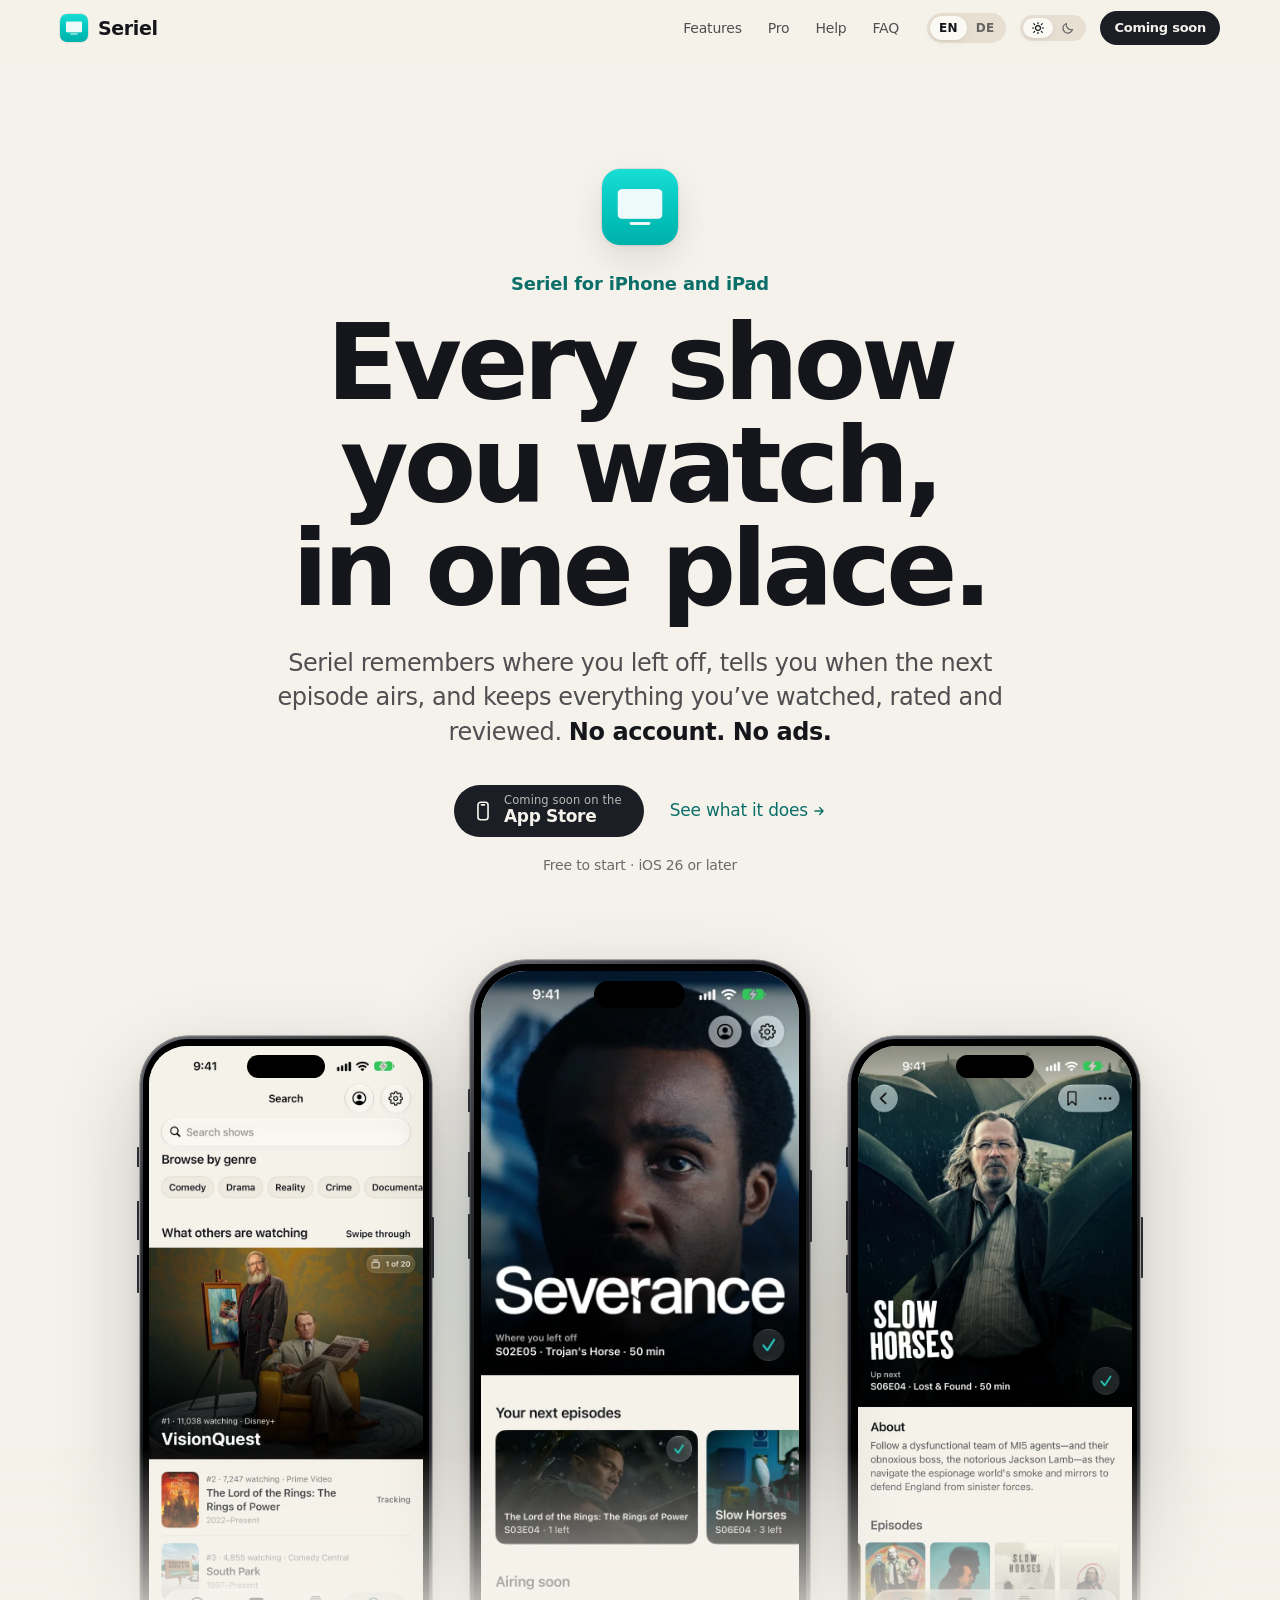
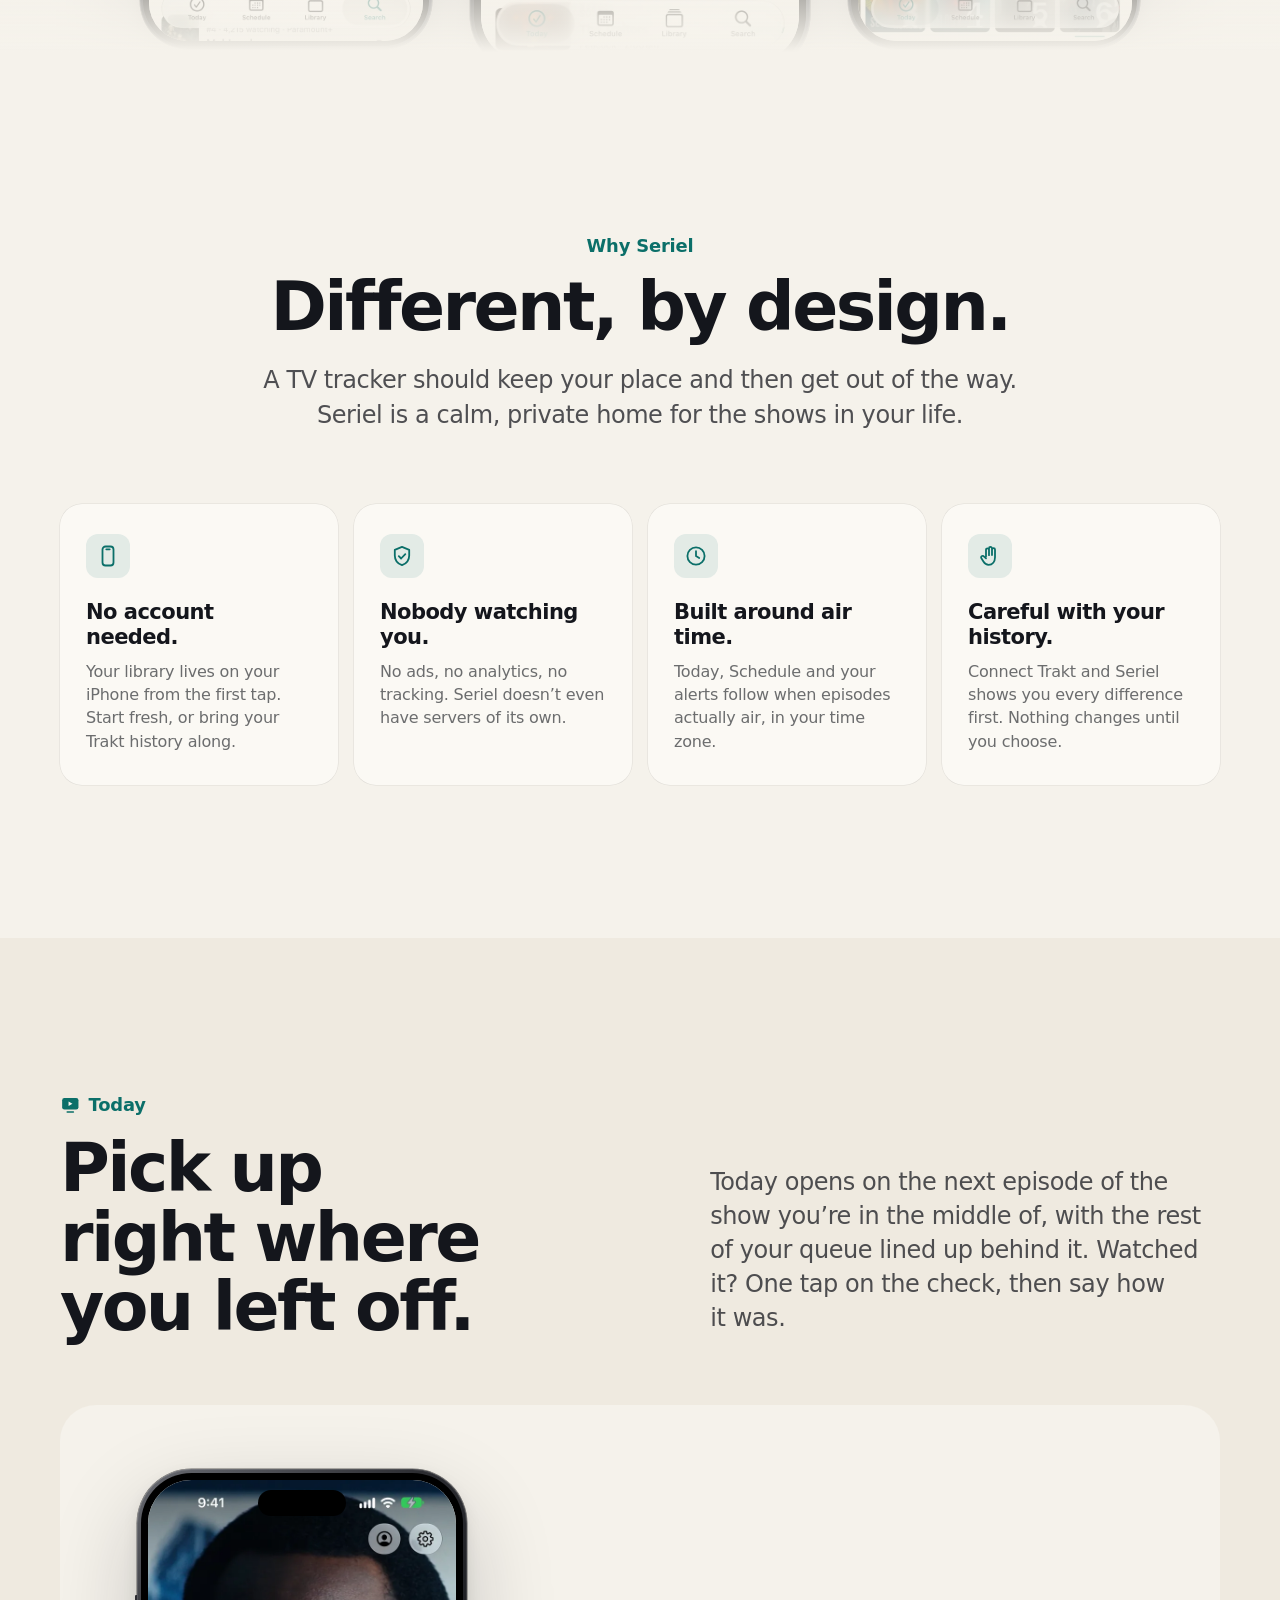
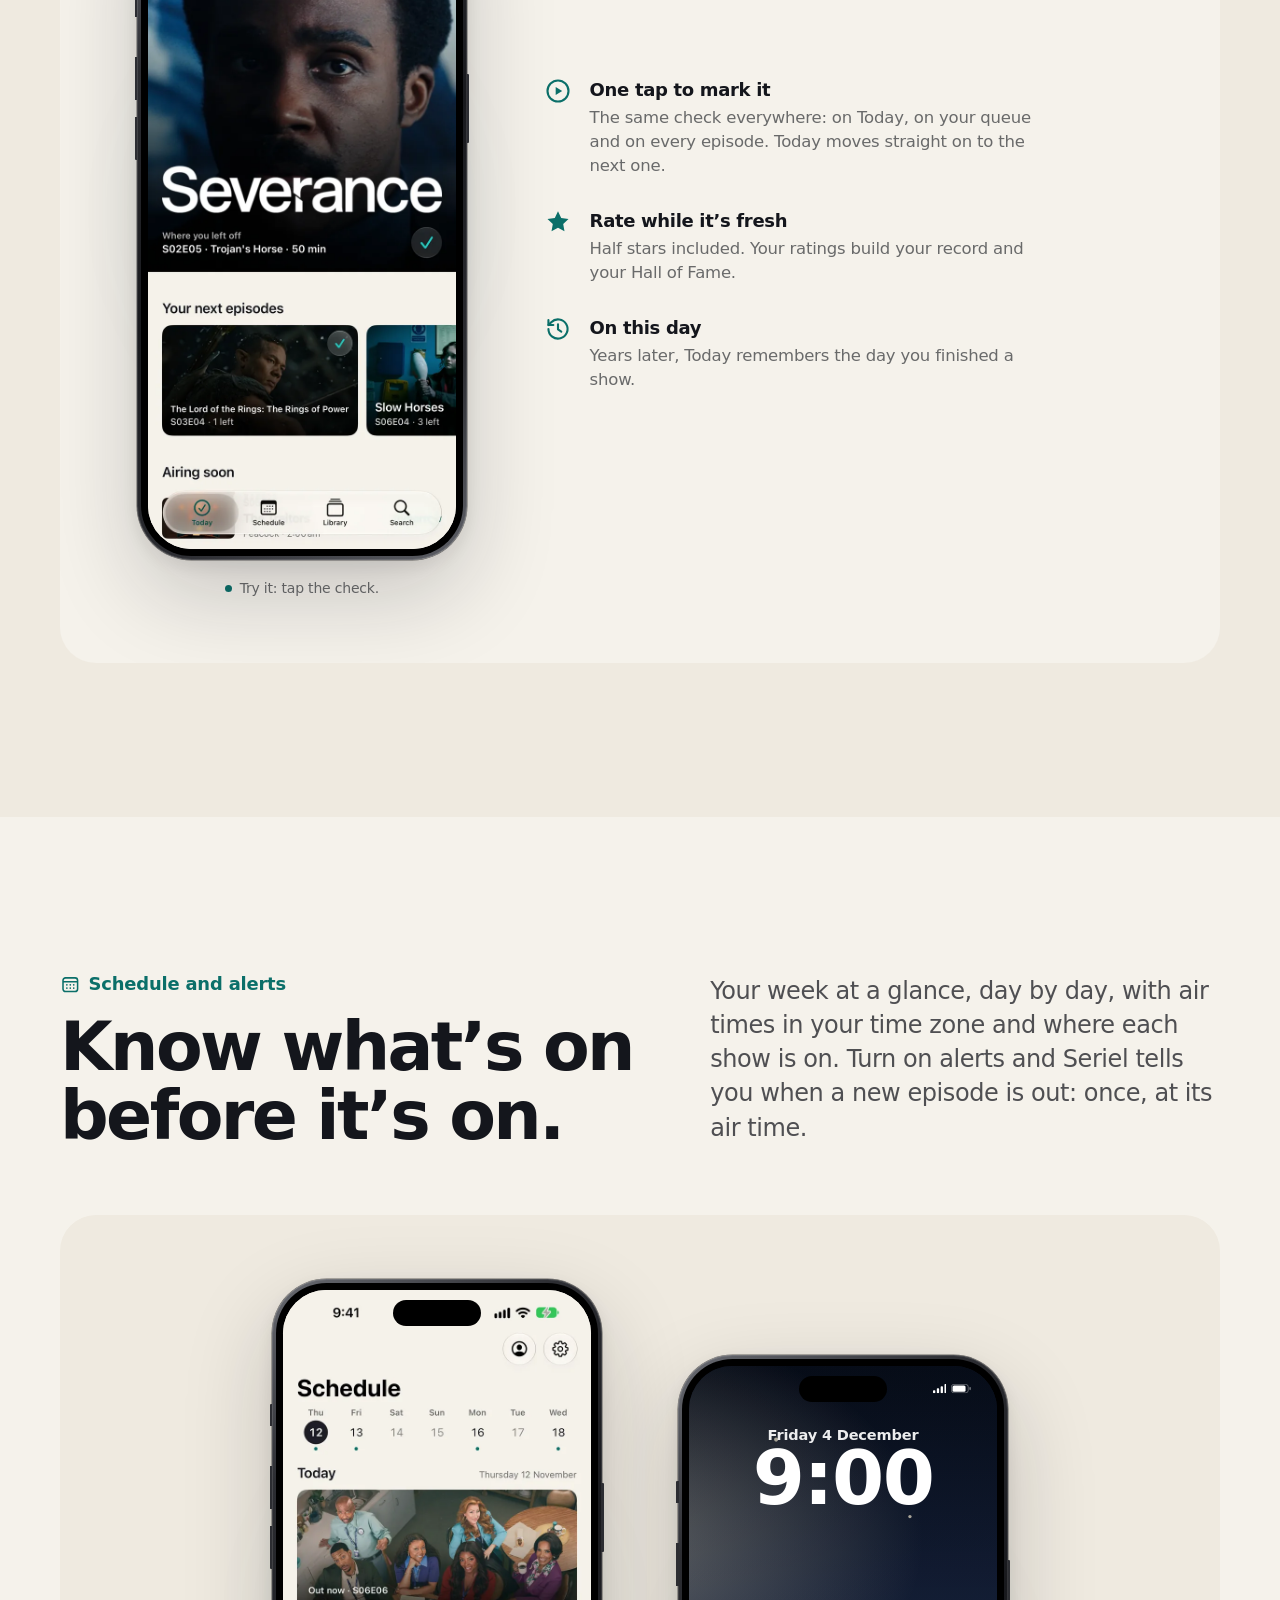
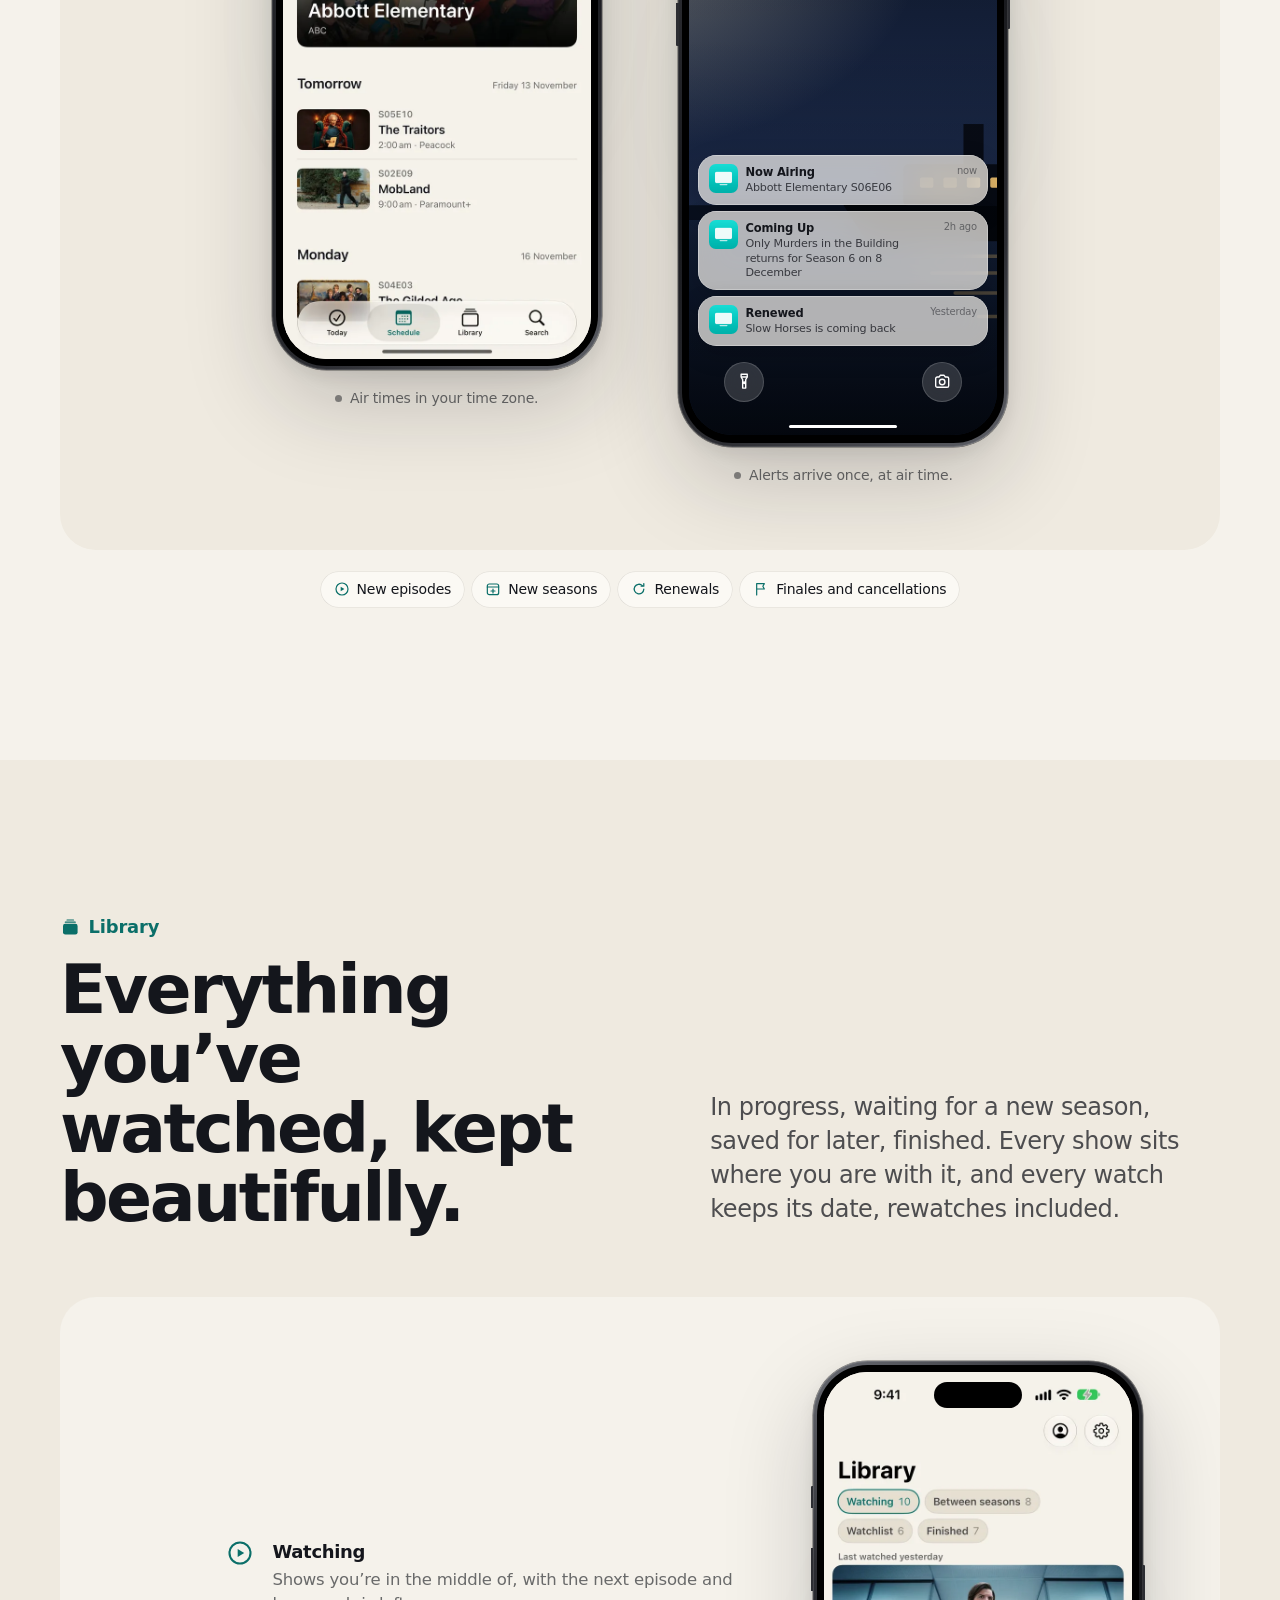
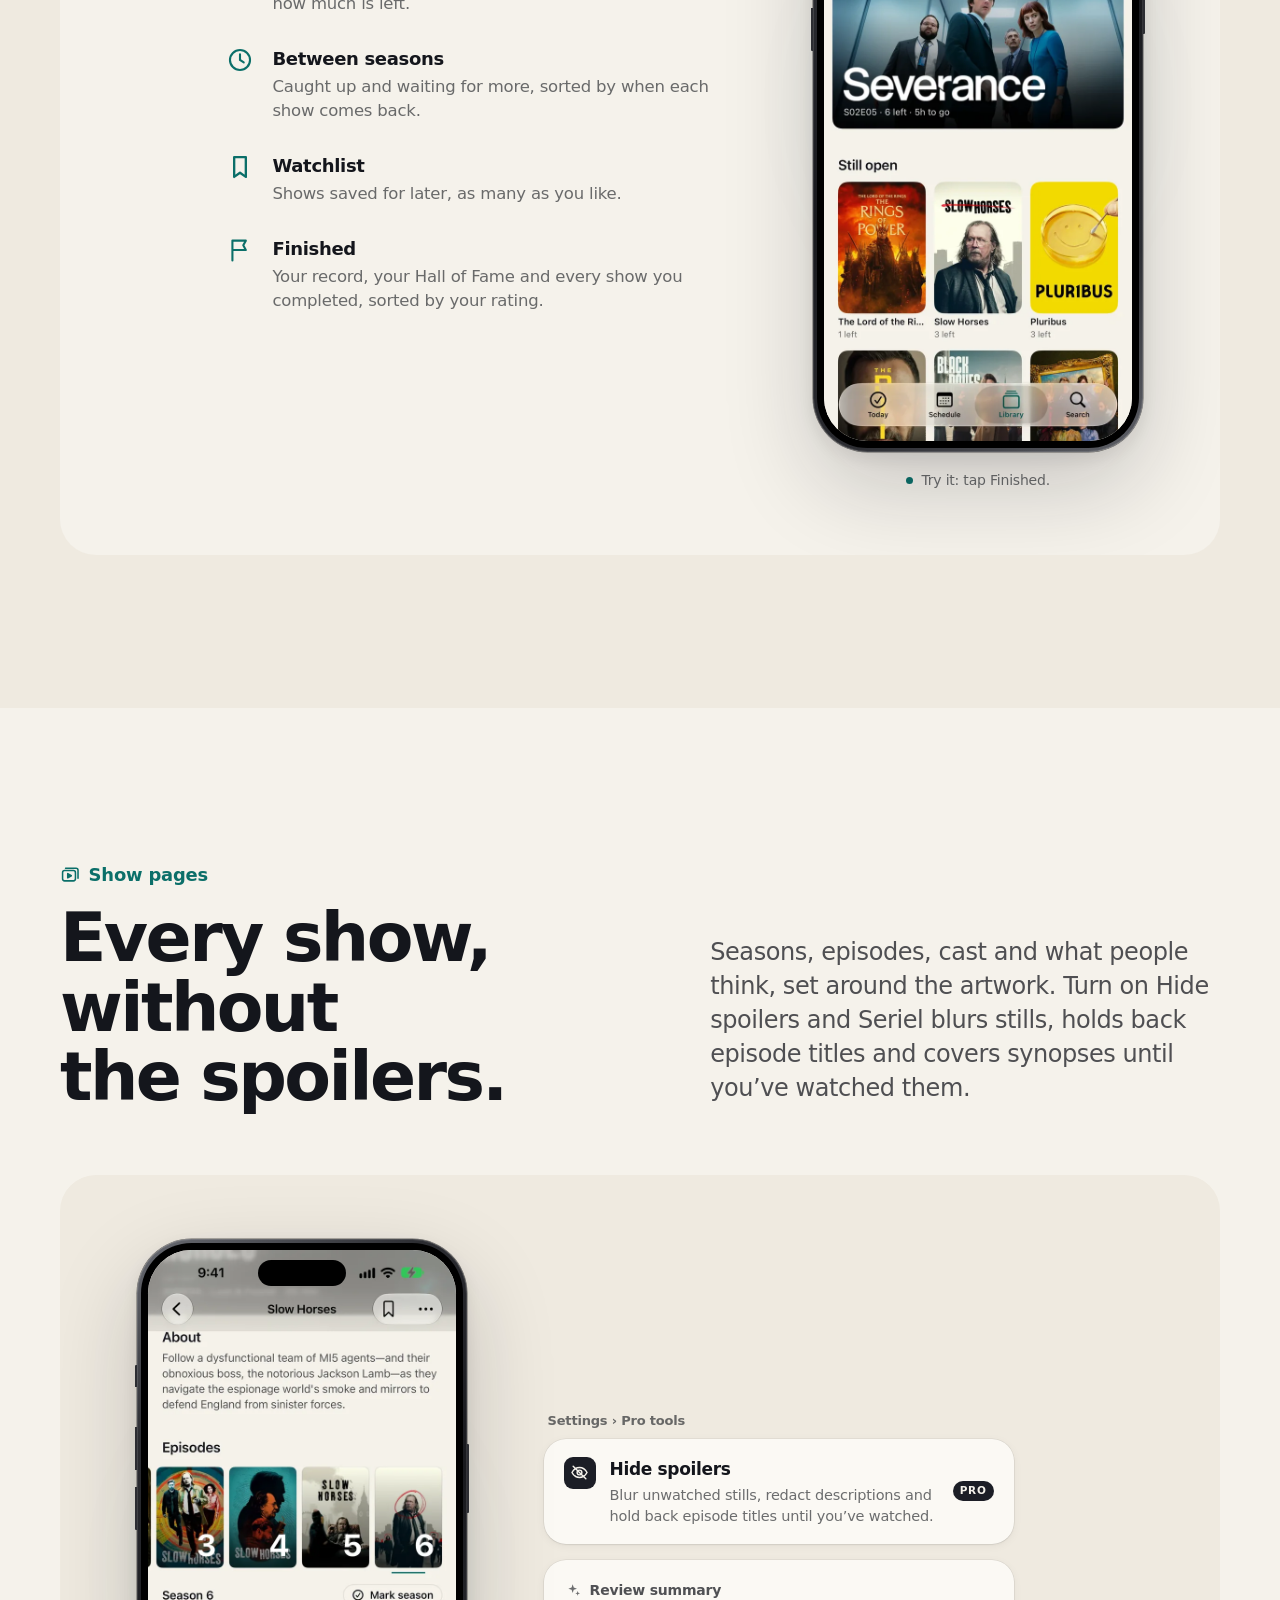
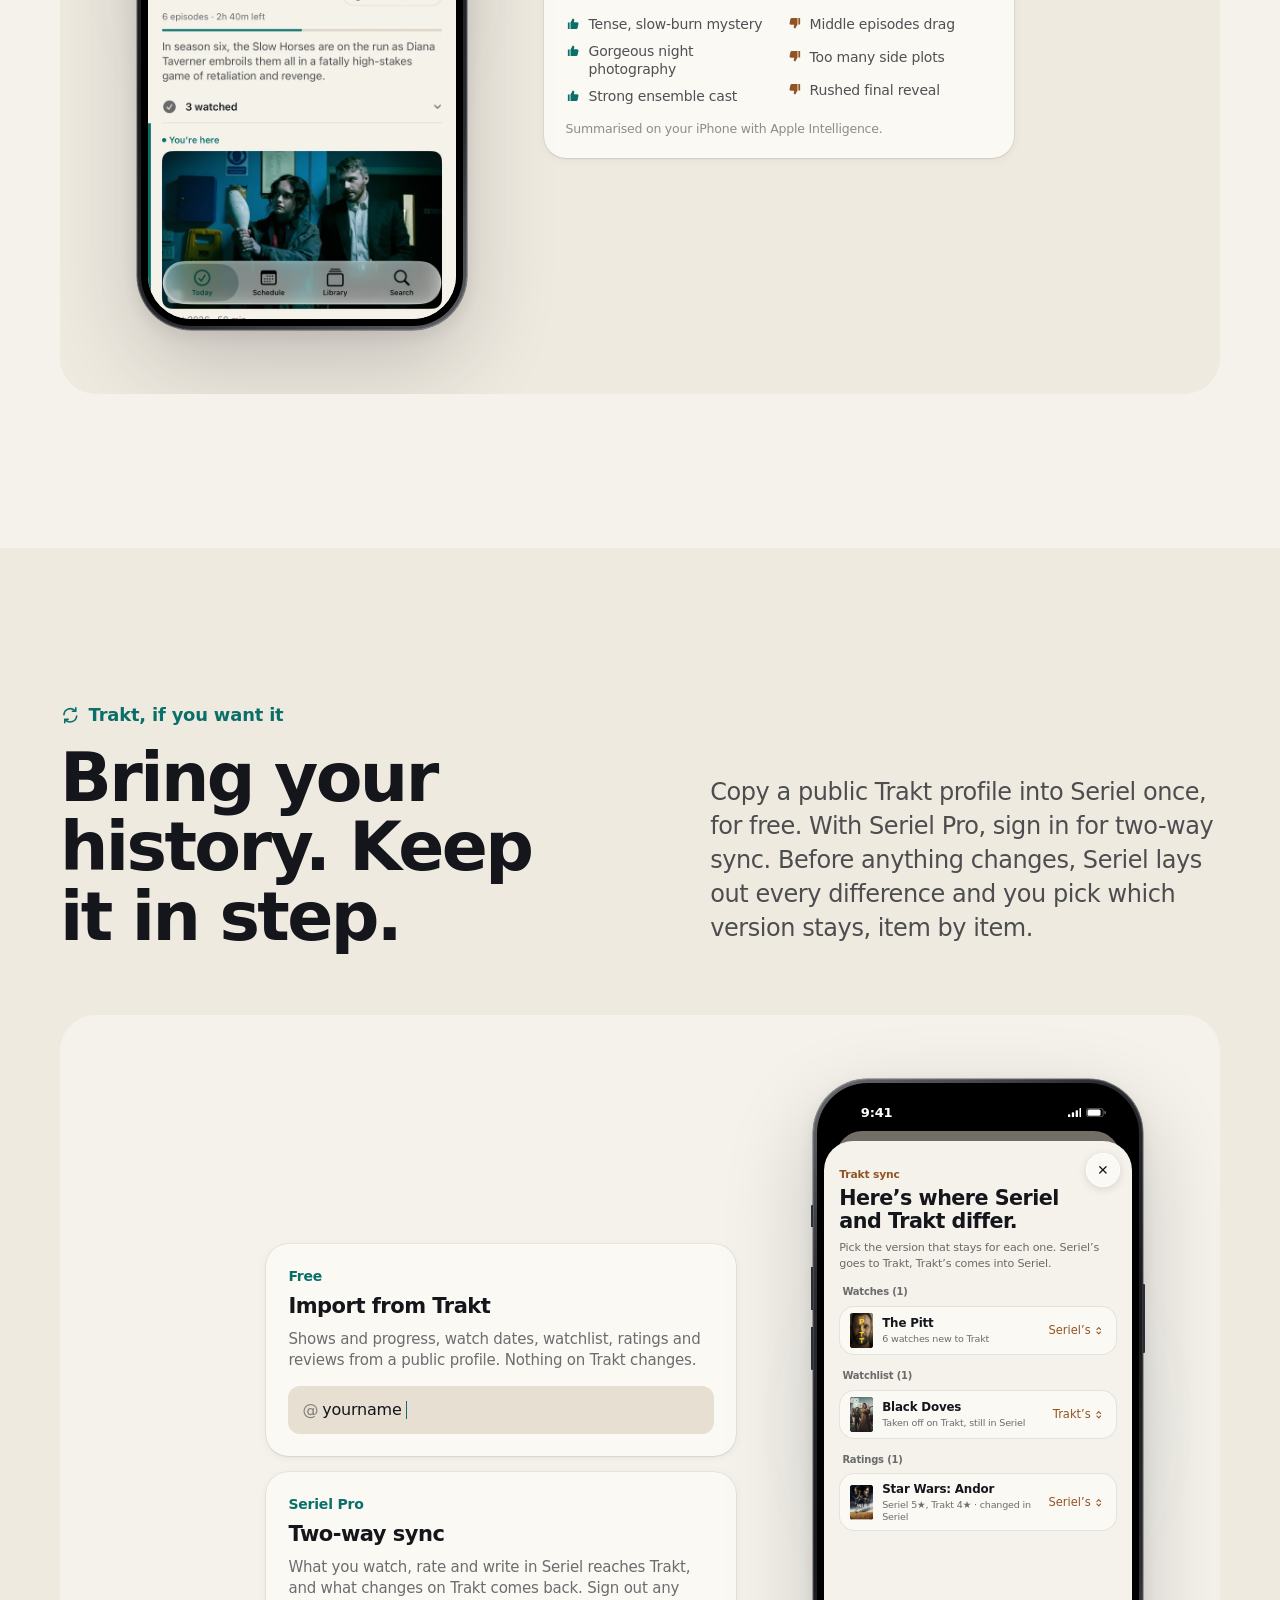
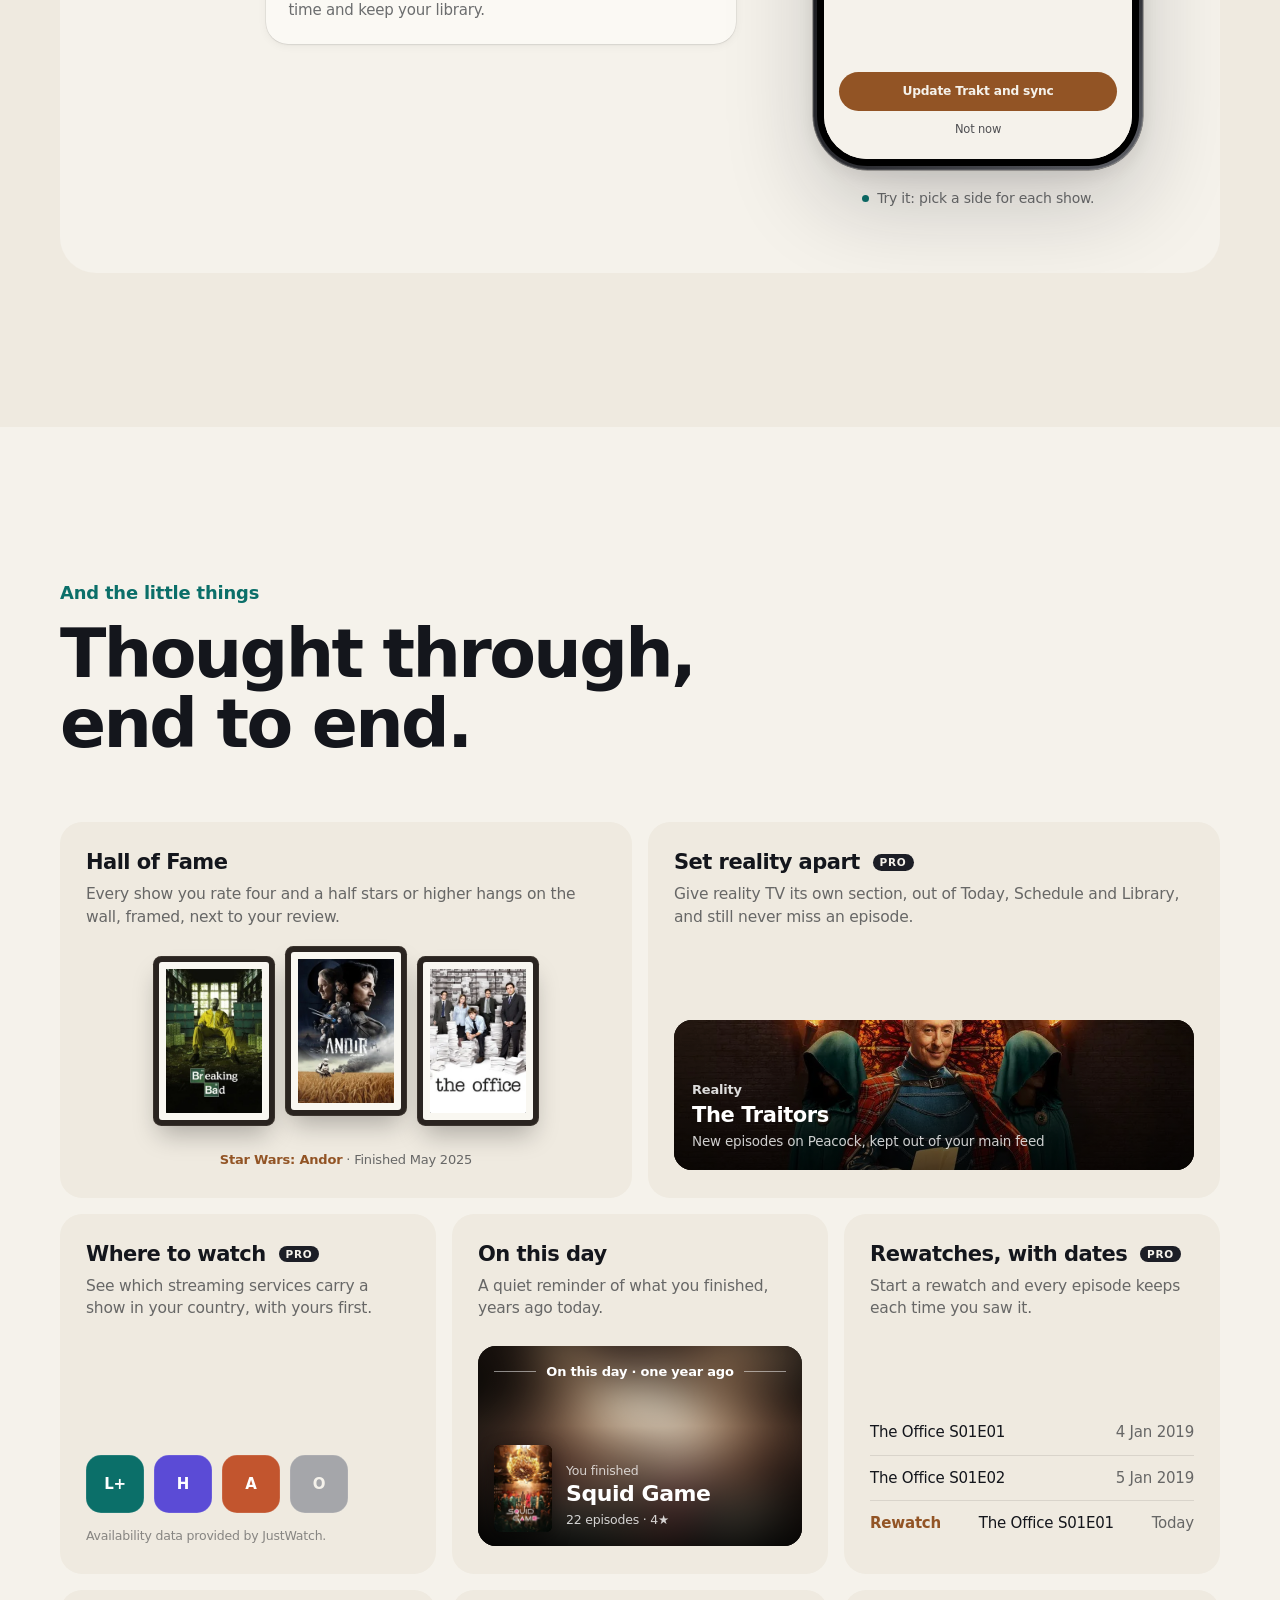
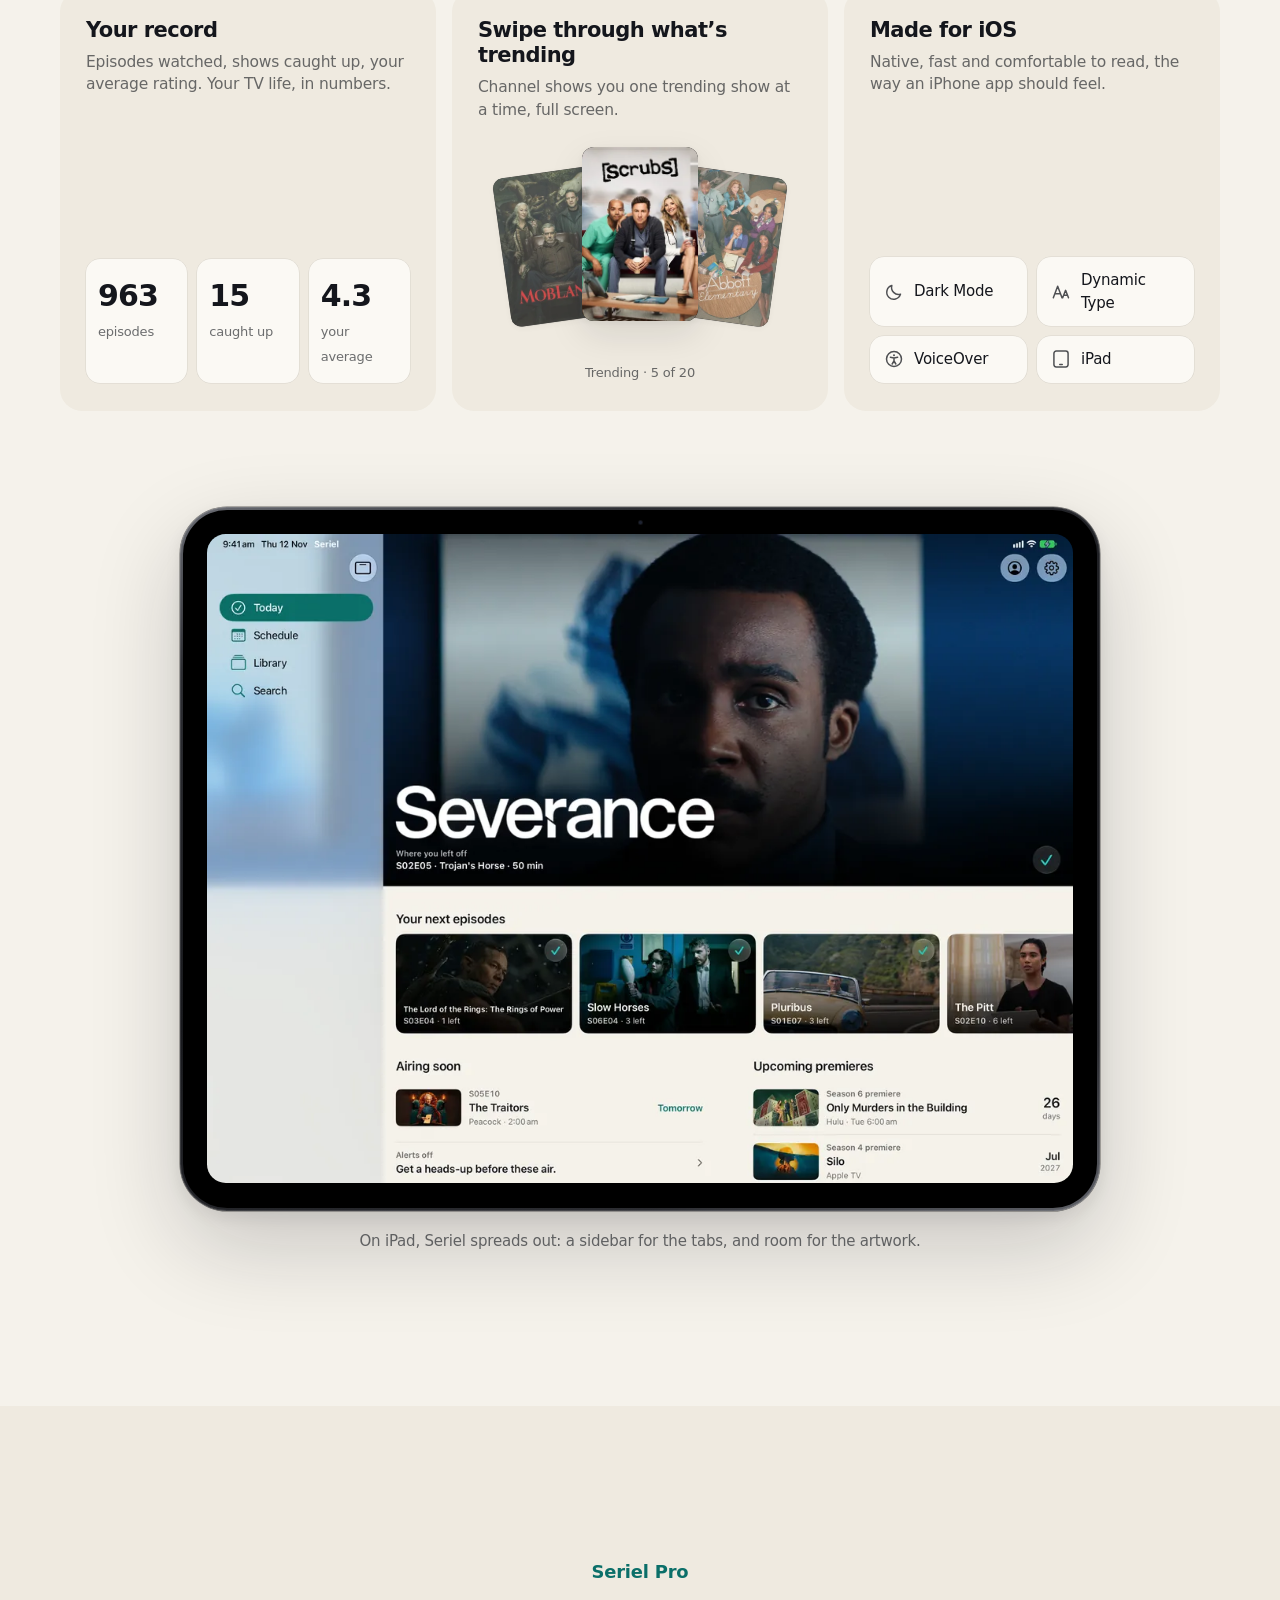
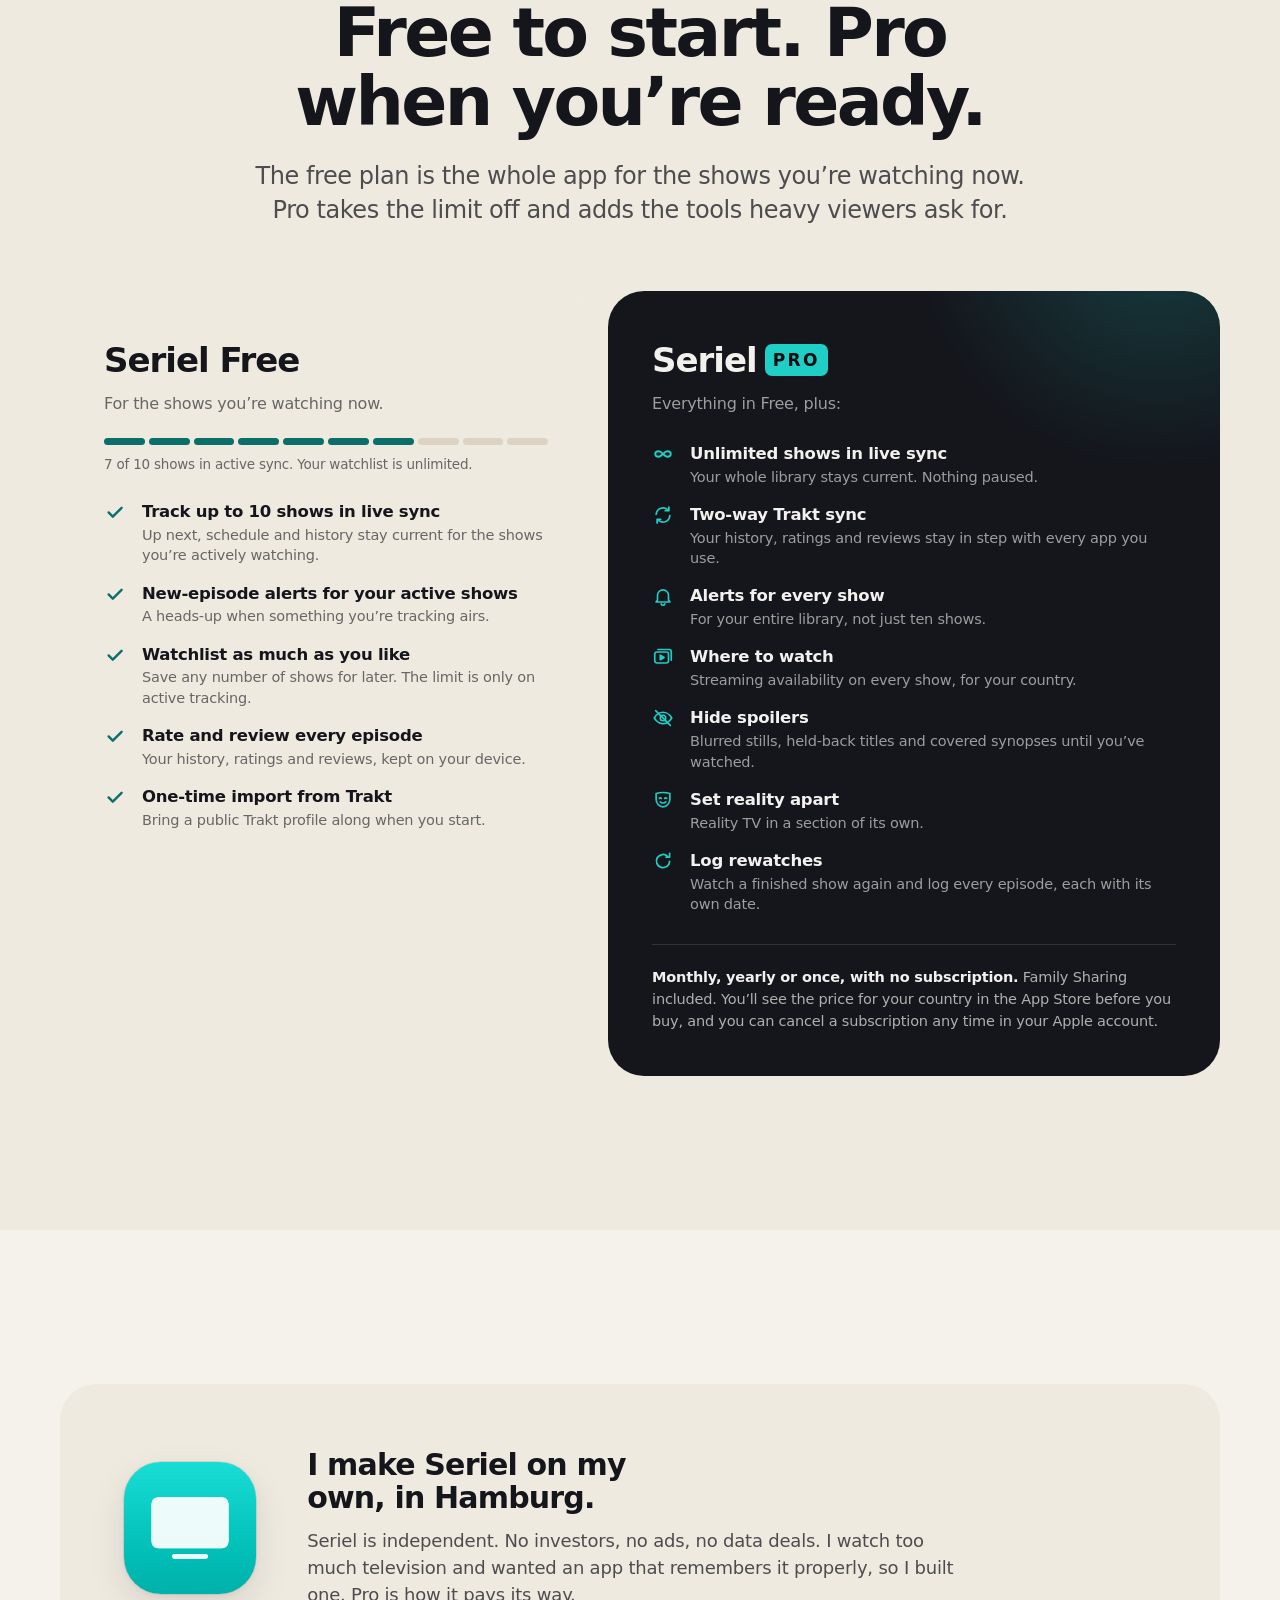
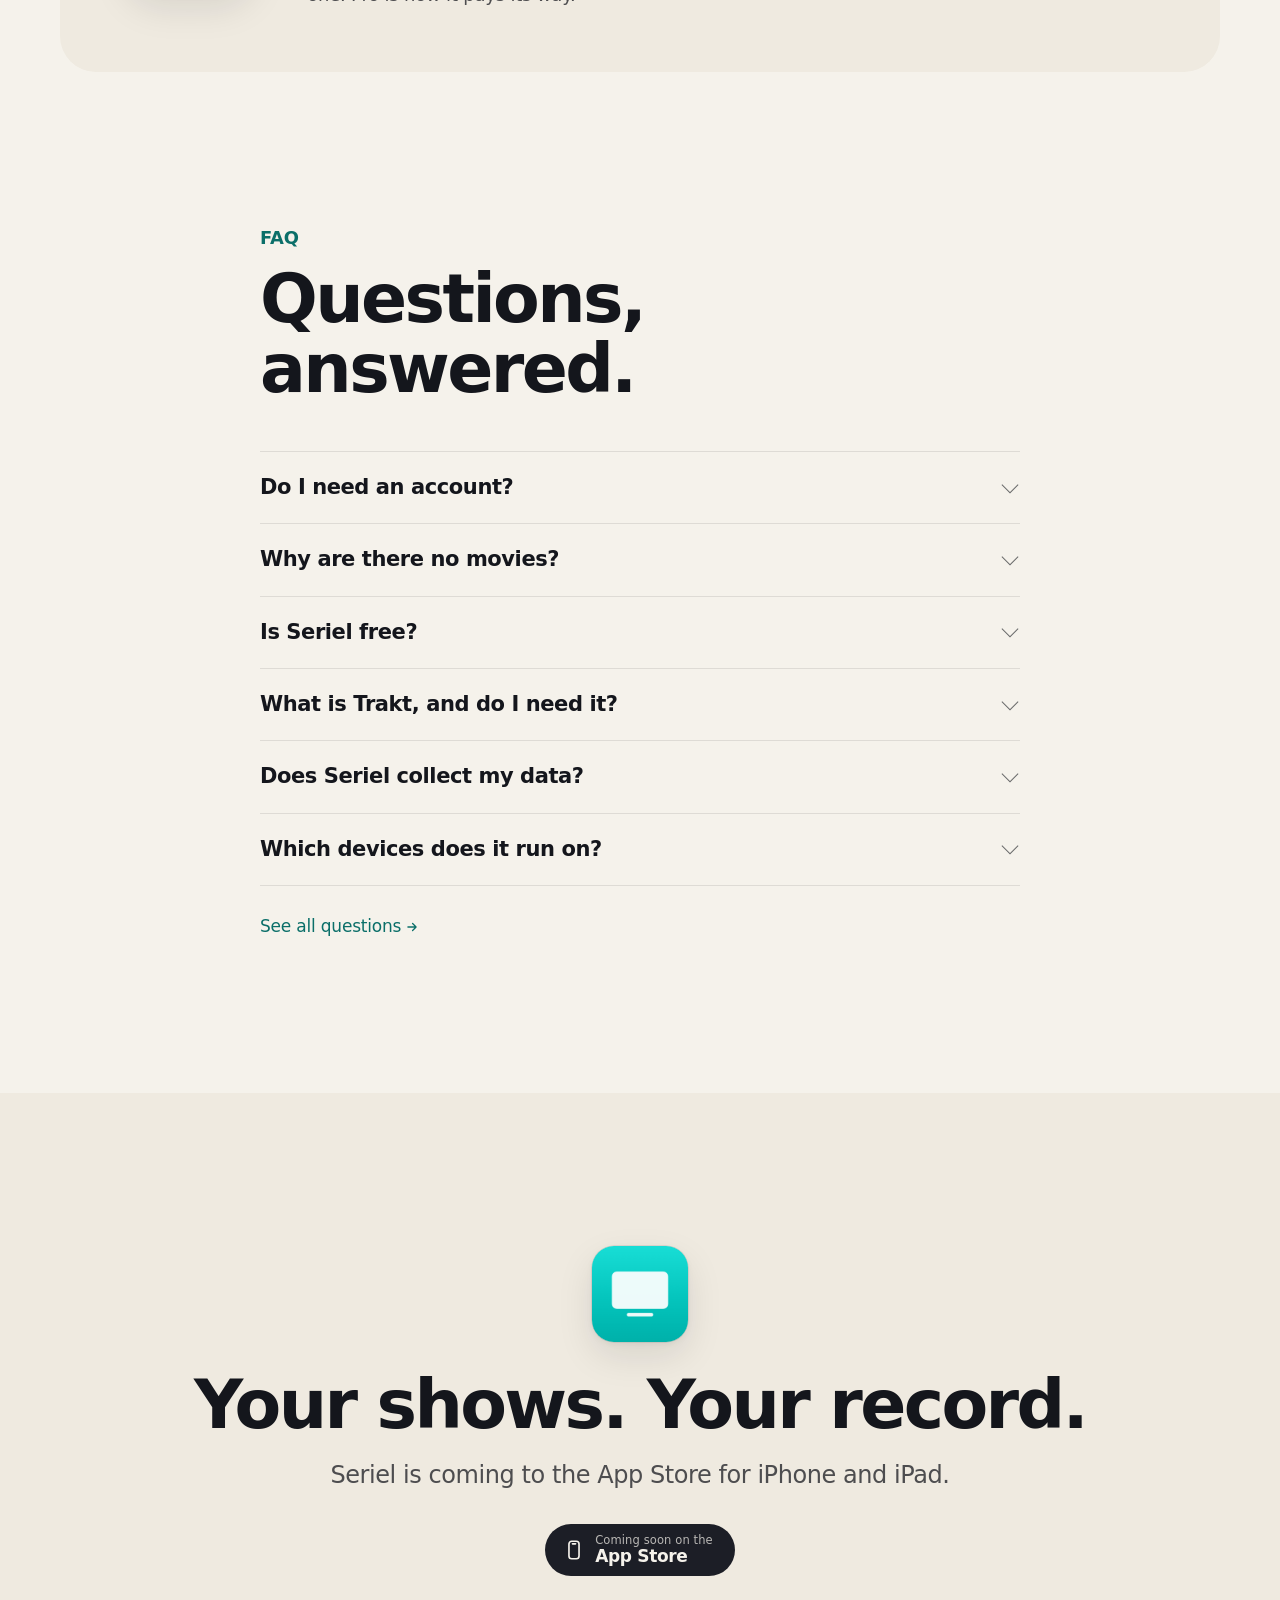
<file: index.html>
<!DOCTYPE html>
<html lang="en" data-lang="en"
      data-title-en="Seriel: every show you watch, in one place"
      data-title-de="Seriel: jede Serie, die du schaust, an einem Ort">
<head>
    <meta charset="utf-8">
    <meta name="viewport" content="width=device-width, initial-scale=1, viewport-fit=cover">
    <title>Seriel: every show you watch, in one place</title>
    <meta name="description" content="Seriel is a calm, private TV tracker for iPhone and iPad. It remembers where you left off, tells you when the next episode airs and keeps everything you've watched. No account, no ads, no tracking.">
    <link rel="canonical" href="https://seriel.app/">
    <meta name="theme-color" content="#F5F2EB" media="(prefers-color-scheme: light)">
    <meta name="theme-color" content="#0B0C10" media="(prefers-color-scheme: dark)">
    <meta property="og:type" content="website">
    <meta property="og:url" content="https://seriel.app/">
    <meta property="og:title" content="Seriel: every show you watch, in one place">
    <meta property="og:description" content="Where you left off, what airs next, and everything you've watched. No account, no ads, no tracking.">
    <meta property="og:image" content="https://seriel.app/images/og-image.png">
    <meta property="og:image:width" content="1200">
    <meta property="og:image:height" content="630">
    <meta name="twitter:card" content="summary_large_image">
    <link rel="icon" href="/favicon.ico" sizes="any">
    <link rel="icon" type="image/png" sizes="32x32" href="/images/favicon-32.png">
    <link rel="apple-touch-icon" href="/images/apple-touch-icon.png">
    <link rel="stylesheet" href="/css/site.css?v=20261117">
    <script>
        // Before paint: mark JS on, pick the language (saved choice, else the browser's).
        (function () {
            var d = document.documentElement, l = null;
            d.classList.add('js');
            try { var th = localStorage.getItem('seriel.theme'); if (th === 'light' || th === 'dark') d.setAttribute('data-theme', th); } catch (e) {}
            if (location.hash === '#de' || location.hash === '#en') l = location.hash.slice(1);
            if (!l) { try { l = localStorage.getItem('seriel.lang'); } catch (e) {} }
            if (l !== 'en' && l !== 'de') {
                l = ((navigator.languages && navigator.languages[0]) || navigator.language || 'en').toLowerCase().indexOf('de') === 0 ? 'de' : 'en';
            }
            d.setAttribute('data-lang', l); d.setAttribute('lang', l);
            var t = d.getAttribute('data-title-' + l); if (t) document.title = t;
        })();
    </script>
</head>
<body>

<!-- ================================================================ -->
<!-- Sprite: icons and the fictional show artwork used in the demos     -->
<!-- ================================================================ -->
<svg xmlns="http://www.w3.org/2000/svg" aria-hidden="true" focusable="false" style="position:absolute;width:0;height:0;overflow:hidden">
  <defs>
    <linearGradient id="g-ferry-sky" x1="0" y1="0" x2="0" y2="1">
      <stop offset="0" stop-color="#070D1A"/><stop offset="1" stop-color="#1D2C4D"/>
    </linearGradient>
    <linearGradient id="g-ferry-sea" x1="0" y1="0" x2="0" y2="1">
      <stop offset="0" stop-color="#15233F"/><stop offset="1" stop-color="#050A14"/>
    </linearGradient>
    <radialGradient id="g-ferry-moon" cx=".26" cy=".26" r=".32">
      <stop offset="0" stop-color="#F2E8C8" stop-opacity=".38"/><stop offset="1" stop-color="#F2E8C8" stop-opacity="0"/>
    </radialGradient>
  </defs>

  <!-- Icons: 24×24, drawn as strokes -->
  <symbol id="sb-signal" viewBox="0 0 18 12" fill="currentColor"><rect x="0" y="8" width="3" height="4" rx="1"/><rect x="5" y="5.5" width="3" height="6.5" rx="1"/><rect x="10" y="3" width="3" height="9" rx="1"/><rect x="15" y="0" width="3" height="12" rx="1"/></symbol>
  <symbol id="sb-battery" viewBox="0 0 26 12"><rect x=".5" y=".5" width="22" height="11" rx="3.2" fill="none" stroke="currentColor" stroke-opacity=".45"/><rect x="2" y="2" width="17" height="8" rx="2" fill="currentColor"/><rect x="24" y="4" width="2" height="4" rx="1" fill="currentColor" opacity=".45"/></symbol>
  <symbol id="i-xmark" viewBox="0 0 24 24" fill="none" stroke="currentColor" stroke-width="2.2" stroke-linecap="round"><path d="M6.5 6.5l11 11M17.5 6.5l-11 11"/></symbol>
  <symbol id="i-updown" viewBox="0 0 24 24" fill="none" stroke="currentColor" stroke-width="2.2" stroke-linecap="round" stroke-linejoin="round"><path d="M8 9.5l4-4 4 4M8 14.5l4 4 4-4"/></symbol>
  <symbol id="i-flashlight" viewBox="0 0 24 24" fill="none" stroke="currentColor" stroke-width="1.8" stroke-linejoin="round"><path d="M8 3h8v3.5l-2 3.5v11h-4V10L8 6.5z"/><path d="M8 6.5h8"/><circle cx="12" cy="14" r="1" fill="currentColor"/></symbol>
  <symbol id="i-camera" viewBox="0 0 24 24" fill="none" stroke="currentColor" stroke-width="1.8" stroke-linejoin="round"><path d="M3.5 8.5a2 2 0 0 1 2-2h2.4l1.6-2.2h5l1.6 2.2h2.4a2 2 0 0 1 2 2v9.5a2 2 0 0 1-2 2h-13a2 2 0 0 1-2-2z"/><circle cx="12" cy="13" r="3.6"/></symbol>
  <symbol id="i-check" viewBox="0 0 24 24" fill="none" stroke="currentColor" stroke-width="2.6" stroke-linecap="round" stroke-linejoin="round"><path d="M5 12.5l4.6 4.6L19.2 7.5"/></symbol>
  <symbol id="i-gear" viewBox="0 0 24 24" fill="none" stroke="currentColor"><circle cx="12" cy="12" r="8.1" stroke-width="3" stroke-dasharray="2.55 3.81"/><circle cx="12" cy="12" r="5.7" stroke-width="1.8"/><circle cx="12" cy="12" r="2.2" stroke-width="1.8"/></symbol>
  <symbol id="i-tv" viewBox="0 0 24 24"><rect x="2.5" y="3.5" width="19" height="13.5" rx="2.6" fill="currentColor"/><path d="M10 7.6v5.3l4.5-2.65z" fill="var(--icon-cut, #fff)"/><rect x="7.5" y="19" width="9" height="1.8" rx=".9" fill="currentColor"/></symbol>
  <symbol id="i-calendar" viewBox="0 0 24 24" fill="none" stroke="currentColor" stroke-width="1.8"><rect x="3.5" y="4.5" width="17" height="16" rx="3"/><path d="M3.5 9h17" /><g fill="currentColor" stroke="none"><circle cx="8" cy="12.6" r="1"/><circle cx="12" cy="12.6" r="1"/><circle cx="16" cy="12.6" r="1"/><circle cx="8" cy="16.4" r="1"/><circle cx="12" cy="16.4" r="1"/><circle cx="16" cy="16.4" r="1"/></g></symbol>
  <symbol id="i-stack" viewBox="0 0 24 24"><rect x="3.5" y="8" width="17" height="12.5" rx="2.6" fill="currentColor"/><rect x="5.5" y="5.2" width="13" height="1.6" rx=".8" fill="currentColor"/><rect x="7.5" y="2.8" width="9" height="1.4" rx=".7" fill="currentColor"/></symbol>
  <symbol id="i-search" viewBox="0 0 24 24" fill="none" stroke="currentColor" stroke-width="2.1" stroke-linecap="round"><circle cx="10.5" cy="10.5" r="6.5"/><path d="M15.4 15.4L20.5 20.5"/></symbol>
  <symbol id="i-chevron-left" viewBox="0 0 24 24" fill="none" stroke="currentColor" stroke-width="2.4" stroke-linecap="round" stroke-linejoin="round"><path d="M14.5 5l-7 7 7 7"/></symbol>
  <symbol id="i-arrow" viewBox="0 0 24 24" fill="none" stroke="currentColor" stroke-width="2.2" stroke-linecap="round" stroke-linejoin="round"><path d="M5 12h13M13 6l6 6-6 6"/></symbol>
  <symbol id="i-bookmark" viewBox="0 0 24 24" fill="none" stroke="currentColor" stroke-width="2" stroke-linejoin="round"><path d="M7 3.5h10v17l-5-3.6-5 3.6z"/></symbol>
  <symbol id="i-bell" viewBox="0 0 24 24" fill="none" stroke="currentColor" stroke-width="1.8" stroke-linejoin="round"><path d="M6 16.5v-5.2a6 6 0 0 1 12 0v5.2l1.6 2H4.4z"/><path d="M10 20.6a2.1 2.1 0 0 0 4 0" stroke-linecap="round"/></symbol>
  <symbol id="i-eye-slash" viewBox="0 0 24 24" fill="none" stroke="currentColor" stroke-width="1.8" stroke-linecap="round"><path d="M2.5 12s3.5-6.3 9.5-6.3S21.5 12 21.5 12s-3.5 6.3-9.5 6.3S2.5 12 2.5 12z"/><circle cx="12" cy="12" r="3"/><path d="M4 4l16 16"/></symbol>
  <symbol id="i-mask" viewBox="0 0 24 24" fill="none" stroke="currentColor" stroke-width="1.8" stroke-linecap="round" stroke-linejoin="round"><path d="M4.5 5c5-1.6 10-1.6 15 0v6.2c0 4.3-3.3 8.3-7.5 8.3s-7.5-4-7.5-8.3z"/><path d="M8 10.2c.6-.6 1.6-.6 2.2 0M13.8 10.2c.6-.6 1.6-.6 2.2 0M9 14c1.6 1.6 4.4 1.6 6 0"/></symbol>
  <symbol id="i-play-rect" viewBox="0 0 24 24" fill="none" stroke="currentColor" stroke-width="1.8" stroke-linejoin="round"><rect x="3" y="6.5" width="15" height="12" rx="2.4"/><path d="M6.5 3.8h12.2a2.3 2.3 0 0 1 2.3 2.3v9.4" stroke-linecap="round"/><path d="M9 10v5l4.2-2.5z" fill="currentColor"/></symbol>
  <symbol id="i-infinity" viewBox="0 0 24 24" fill="none" stroke="currentColor" stroke-width="2" stroke-linecap="round"><path d="M7.4 9c-2.5 0-3.9 1.3-3.9 3s1.4 3 3.9 3c3.2 0 6-6 9.2-6 2.5 0 3.9 1.3 3.9 3s-1.4 3-3.9 3c-3.2 0-6-6-9.2-6z"/></symbol>
  <symbol id="i-sync" viewBox="0 0 24 24" fill="none" stroke="currentColor" stroke-width="1.9" stroke-linecap="round" stroke-linejoin="round"><path d="M4.6 11.2a7.5 7.5 0 0 1 13.1-4.4"/><path d="M18.4 3.4v3.9h-3.9"/><path d="M19.4 12.8a7.5 7.5 0 0 1-13.1 4.4"/><path d="M5.6 20.6v-3.9h3.9"/></symbol>
  <symbol id="i-star" viewBox="0 0 24 24" fill="currentColor"><path d="M12 2.8l2.75 5.7 6.25.86-4.55 4.37 1.1 6.22L12 16.97 6.45 19.95l1.1-6.22L3 9.36l6.25-.86z"/></symbol>
  <symbol id="i-thumb" viewBox="0 0 24 24" fill="currentColor"><path d="M7.2 10.4l3.6-6.3c1.6 0 2.7 1.2 2.4 2.8l-.6 3.2h5.2c1.4 0 2.4 1.2 2.1 2.6l-1.3 6.1a2.4 2.4 0 0 1-2.3 1.9H7.2zM3 10.4h2.8v10.3H3z"/></symbol>
  <symbol id="i-lock" viewBox="0 0 24 24" fill="none" stroke="currentColor" stroke-width="1.9"><rect x="4.8" y="10.5" width="14.4" height="10" rx="2.6"/><path d="M8 10.5V7.8a4 4 0 0 1 8 0v2.7"/></symbol>
  <symbol id="i-iphone" viewBox="0 0 24 24" fill="none" stroke="currentColor" stroke-width="1.8"><rect x="6.5" y="2.5" width="11" height="19" rx="3"/><path d="M10.3 5.3h3.4" stroke-linecap="round"/></symbol>
  <symbol id="i-shield" viewBox="0 0 24 24" fill="none" stroke="currentColor" stroke-width="1.8" stroke-linejoin="round"><path d="M12 2.8l7.2 3v5.6c0 4.6-3.1 8.2-7.2 9.8-4.1-1.6-7.2-5.2-7.2-9.8V5.8z"/><path d="M8.8 12.2l2.3 2.3 4.2-4.4" stroke-linecap="round"/></symbol>
  <symbol id="i-clock" viewBox="0 0 24 24" fill="none" stroke="currentColor" stroke-width="1.8" stroke-linecap="round"><circle cx="12" cy="12" r="8.6"/><path d="M12 7.2V12l3.2 2"/></symbol>
  <symbol id="i-hand" viewBox="0 0 24 24" fill="none" stroke="currentColor" stroke-width="1.8" stroke-linecap="round" stroke-linejoin="round"><path d="M8 12.5V5.8a1.5 1.5 0 0 1 3 0v5.4M11 11V4.4a1.5 1.5 0 0 1 3 0V11M14 11V5.6a1.5 1.5 0 0 1 3 0v7.6c0 4.3-2.5 7.6-6.4 7.6-2.4 0-3.8-1.2-5.2-3.4l-2-3.2a1.5 1.5 0 0 1 2.4-1.8L8 14.4"/></symbol>
  <symbol id="i-sparkles" viewBox="0 0 24 24" fill="currentColor"><path d="M10 3.5l1.6 4.9 4.9 1.6-4.9 1.6L10 16.5l-1.6-4.9L3.5 10l4.9-1.6zM17.5 13.5l.9 2.6 2.6.9-2.6.9-.9 2.6-.9-2.6-2.6-.9 2.6-.9z"/></symbol>
  <symbol id="i-moon" viewBox="0 0 24 24" fill="none" stroke="currentColor" stroke-width="1.8" stroke-linejoin="round"><path d="M19.8 14.6A8.4 8.4 0 0 1 9.4 4.2a8.4 8.4 0 1 0 10.4 10.4z"/></symbol>
  <symbol id="i-textsize" viewBox="0 0 24 24" fill="none" stroke="currentColor" stroke-width="1.8" stroke-linecap="round" stroke-linejoin="round"><path d="M2.8 19L8 5l5.2 14M4.9 14h6.2M14 19l3.5-9 3.5 9M15.2 16h4.6"/></symbol>
  <symbol id="i-ipad" viewBox="0 0 24 24" fill="none" stroke="currentColor" stroke-width="1.8"><rect x="3.5" y="2.5" width="17" height="19" rx="2.8"/><path d="M10.5 18.6h3" stroke-linecap="round"/></symbol>
  <symbol id="i-access" viewBox="0 0 24 24" fill="none" stroke="currentColor" stroke-width="1.8" stroke-linecap="round" stroke-linejoin="round"><circle cx="12" cy="12" r="9"/><circle cx="12" cy="7.4" r="1.2" fill="currentColor" stroke="none"/><path d="M7.6 9.8l4.4 1 4.4-1M12 10.8v3.4M12 14.2l-2.2 3.8M12 14.2l2.2 3.8"/></symbol>
  <symbol id="i-flag" viewBox="0 0 24 24" fill="none" stroke="currentColor" stroke-width="1.8" stroke-linecap="round" stroke-linejoin="round"><path d="M5.5 21V3.8M5.5 4h11.5l-2.2 4 2.2 4H5.5"/></symbol>
  <symbol id="i-calendar-plus" viewBox="0 0 24 24" fill="none" stroke="currentColor" stroke-width="1.8" stroke-linecap="round"><rect x="3.5" y="4.5" width="17" height="16" rx="3"/><path d="M3.5 9h17M12 12v6M9 15h6"/></symbol>
  <symbol id="i-renew" viewBox="0 0 24 24" fill="none" stroke="currentColor" stroke-width="1.9" stroke-linecap="round" stroke-linejoin="round"><path d="M19.2 12.3a7.2 7.2 0 1 1-2.2-5.4"/><path d="M19.2 3.8v3.9h-3.9"/></symbol>
  <symbol id="i-play-circle" viewBox="0 0 24 24" fill="none" stroke="currentColor" stroke-width="1.8"><circle cx="12" cy="12" r="9"/><path d="M10 8.6v6.8l5.6-3.4z" fill="currentColor" stroke="none"/></symbol>
  <symbol id="i-download" viewBox="0 0 24 24" fill="none" stroke="currentColor" stroke-width="1.9" stroke-linecap="round" stroke-linejoin="round"><circle cx="12" cy="12" r="9"/><path d="M12 7.5v8.2M8.6 12.6L12 16l3.4-3.4"/></symbol>
  <symbol id="i-person" viewBox="0 0 24 24" fill="none" stroke="currentColor" stroke-width="1.8"><circle cx="12" cy="8.5" r="3.8"/><path d="M4.8 20.5c.9-3.8 3.8-6 7.2-6s6.3 2.2 7.2 6" stroke-linecap="round"/></symbol>
  <symbol id="i-history" viewBox="0 0 24 24" fill="none" stroke="currentColor" stroke-width="1.8" stroke-linecap="round" stroke-linejoin="round"><path d="M3.8 12a8.2 8.2 0 1 0 2.4-5.8L3.8 8.6"/><path d="M3.8 4.4v4.2H8M12 8v4.4l2.8 1.8"/></symbol>

  <!-- Lock screen wallpaper (600×400, cropped to fit) -->
  <symbol id="art-ferry" viewBox="0 0 600 400" preserveAspectRatio="xMidYMid slice">
    <rect width="600" height="270" fill="url(#g-ferry-sky)"/>
    <rect y="266" width="600" height="134" fill="url(#g-ferry-sea)"/>
    <rect width="600" height="400" fill="url(#g-ferry-moon)"/>
    <circle cx="156" cy="104" r="24" fill="#F3EAD0"/>
    <g fill="#F3EAD0" opacity=".7"><circle cx="60" cy="60" r="1.4"/><circle cx="260" cy="44" r="1.2"/><circle cx="340" cy="90" r="1"/><circle cx="470" cy="52" r="1.4"/><circle cx="540" cy="120" r="1"/><circle cx="420" cy="150" r="1"/><circle cx="96" cy="170" r="1"/></g>
    <path d="M0 266c100-6 200-2 600-4v8L0 272z" fill="#0A1222"/>
    <path d="M300 262h220l-14 22H314z" fill="#04070D"/>
    <rect x="336" y="238" width="150" height="25" rx="3" fill="#080C16"/>
    <rect x="420" y="222" width="46" height="18" rx="2" fill="#080C16"/>
    <rect x="372" y="214" width="12" height="26" fill="#080C16"/>
    <g fill="#F7C873"><rect x="346" y="246" width="8" height="6" rx="1"/><rect x="360" y="246" width="8" height="6" rx="1"/><rect x="374" y="246" width="8" height="6" rx="1"/><rect x="388" y="246" width="8" height="6" rx="1"/><rect x="416" y="246" width="8" height="6" rx="1"/><rect x="430" y="246" width="8" height="6" rx="1"/><rect x="444" y="246" width="8" height="6" rx="1"/><rect x="458" y="246" width="8" height="6" rx="1"/><rect x="426" y="228" width="8" height="5" rx="1"/><rect x="440" y="228" width="8" height="5" rx="1"/><rect x="454" y="228" width="6" height="5" rx="1"/></g>
    <g fill="#F7C873" opacity=".32"><rect x="340" y="292" width="130" height="2" rx="1"/><rect x="352" y="302" width="104" height="2" rx="1"/><rect x="366" y="314" width="78" height="2" rx="1"/><rect x="380" y="328" width="50" height="2" rx="1"/></g>
    <g fill="#F3EAD0" opacity=".28"><rect x="132" y="290" width="48" height="2" rx="1"/><rect x="140" y="304" width="32" height="2" rx="1"/><rect x="146" y="320" width="20" height="2" rx="1"/></g>
  </symbol>









</svg>

<a class="skip-link" href="#main"><span lang="en">Skip to content</span><span lang="de">Zum Inhalt</span></a>

<!-- ================================================================ -->
<!-- Navigation                                                        -->
<!-- ================================================================ -->
<header class="nav">
  <div class="wrap nav-inner">
    <a class="brand" href="/" aria-label="Seriel">
      <img src="/images/app-icon-192.png" alt="" width="28" height="28">Seriel
    </a>
    <nav aria-label="Main">
      <ul class="nav-links">
        <li><a href="#features"><span lang="en">Features</span><span lang="de">Funktionen</span></a></li>
        <li><a href="#pro">Pro</a></li>
        <li><a href="/help/"><span lang="en">Help</span><span lang="de">Hilfe</span></a></li>
        <li><a href="/faq/">FAQ</a></li>
      </ul>
    </nav>
    <div class="nav-tools">
      <div class="lang" role="group" aria-label="Language / Sprache">
        <button type="button" data-lang-set="en" aria-pressed="true">EN</button>
        <button type="button" data-lang-set="de" aria-pressed="false">DE</button>
      </div>
      <div class="lang theme" role="group" aria-label="Appearance" data-label-en="Appearance" data-label-de="Darstellung">
        <button type="button" data-theme-set="light" aria-pressed="false" aria-label="Light" data-label-en="Light" data-label-de="Hell"><svg viewBox="0 0 24 24" fill="none" stroke="currentColor" stroke-width="2" stroke-linecap="round" aria-hidden="true"><circle cx="12" cy="12" r="4.2"/><path d="M12 2.5v2.2M12 19.3v2.2M4.6 4.6l1.6 1.6M17.8 17.8l1.6 1.6M2.5 12h2.2M19.3 12h2.2M4.6 19.4l1.6-1.6M17.8 6.2l1.6-1.6"/></svg></button>
        <button type="button" data-theme-set="dark" aria-pressed="false" aria-label="Dark" data-label-en="Dark" data-label-de="Dunkel"><svg viewBox="0 0 24 24" fill="none" stroke="currentColor" stroke-width="2" stroke-linejoin="round" aria-hidden="true"><path d="M19.8 14.6A8.4 8.4 0 0 1 9.4 4.2a8.4 8.4 0 1 0 10.4 10.4z"/></svg></button>
      </div>
      <span class="store store-small nav-cta" data-store>
        <b><span data-store-soon><span lang="en">Coming soon</span><span lang="de">Bald verfügbar</span></span><span data-store-live hidden><span lang="en">Download</span><span lang="de">Laden</span></span></b>
      </span>
      <button class="nav-menu-btn" type="button" aria-expanded="false" aria-controls="nav-sheet" data-label-en="Menu" data-label-de="Menü" aria-label="Menu"><span></span><span></span></button>
    </div>
  </div>
  <div class="nav-sheet" id="nav-sheet">
    <ul>
      <li><a href="#features"><span lang="en">Features</span><span lang="de">Funktionen</span></a></li>
      <li><a href="#pro">Seriel Pro</a></li>
      <li><a href="/help/"><span lang="en">Help</span><span lang="de">Hilfe</span></a></li>
      <li><a href="/faq/">FAQ</a></li>
    </ul>
    <div class="prefs">
      <div class="lang" role="group" aria-label="Language / Sprache">
      <button type="button" data-lang-set="en" aria-pressed="true">English</button>
      <button type="button" data-lang-set="de" aria-pressed="false">Deutsch</button>
    </div>
      <div class="lang theme" role="group" aria-label="Appearance" data-label-en="Appearance" data-label-de="Darstellung">
        <button type="button" data-theme-set="light" aria-pressed="false"><svg viewBox="0 0 24 24" fill="none" stroke="currentColor" stroke-width="2" stroke-linecap="round" aria-hidden="true"><circle cx="12" cy="12" r="4.2"/><path d="M12 2.5v2.2M12 19.3v2.2M4.6 4.6l1.6 1.6M17.8 17.8l1.6 1.6M2.5 12h2.2M19.3 12h2.2M4.6 19.4l1.6-1.6M17.8 6.2l1.6-1.6"/></svg><span lang="en">Light</span><span lang="de">Hell</span></button>
        <button type="button" data-theme-set="dark" aria-pressed="false"><svg viewBox="0 0 24 24" fill="none" stroke="currentColor" stroke-width="2" stroke-linejoin="round" aria-hidden="true"><path d="M19.8 14.6A8.4 8.4 0 0 1 9.4 4.2a8.4 8.4 0 1 0 10.4 10.4z"/></svg><span lang="en">Dark</span><span lang="de">Dunkel</span></button>
      </div>
    </div>
  </div>
</header>

<main id="main">

  <!-- ============================================================== -->
  <!-- Hero                                                            -->
  <!-- ============================================================== -->
  <section class="hero" aria-labelledby="hero-title">
    <div class="wrap">
      <img class="hero-icon rise rise-1" src="/images/app-icon-512.png" alt="" width="76" height="76">
      <p class="eyebrow rise rise-1"><span lang="en">Seriel for iPhone and iPad</span><span lang="de">Seriel für iPhone und iPad</span></p>
      <h1 class="display rise rise-2" id="hero-title">
        <span lang="en">Every show you watch, in one place.</span>
        <span lang="de">Jede Serie, die du schaust. An einem Ort.</span>
      </h1>
      <p class="lead rise rise-3">
        <span lang="en">Seriel remembers where you left off, tells you when the next episode airs, and keeps everything you&rsquo;ve watched, rated and reviewed. <strong>No account. No ads.</strong></span>
        <span lang="de">Seriel merkt sich, wo du aufgehört hast, sagt dir, wann die nächste Folge läuft, und bewahrt alles auf, was du gesehen, bewertet und rezensiert hast. <strong>Ohne Konto. Ohne Werbung.</strong></span>
      </p>
      <div class="hero-actions rise rise-4">
        <span class="store" data-store>
          <svg viewBox="0 0 24 24" fill="none" stroke="currentColor" stroke-width="1.8" aria-hidden="true"><rect x="6.5" y="2.5" width="11" height="19" rx="3"/><path d="M10.3 5.3h3.4" stroke-linecap="round"/></svg>
          <span>
            <small data-store-soon><span lang="en">Coming soon on the</span><span lang="de">Bald erhältlich im</span></small>
            <small data-store-live hidden><span lang="en">Download on the</span><span lang="de">Laden im</span></small>
            <b>App Store</b>
          </span>
        </span>
        <a class="text-link" href="#features"><span lang="en">See what it does</span><span lang="de">Sieh dir an, was sie kann</span><svg aria-hidden="true"><use href="#i-arrow"/></svg></a>
      </div>
      <p class="hero-note rise rise-4"><span lang="en">Free to start · iOS 26 or later</span><span lang="de">Kostenlos starten · ab iOS 26</span></p>
    </div>

    <div class="stage" aria-hidden="false">

      <!-- Search -->
      <div class="phone phone-side phone-left stage-in" role="img" data-label-en="Seriel’s Search tab: browse by genre and swipe through what others are watching." data-label-de="Der Tab Suche in Seriel: nach Genre stöbern und durchblättern, was andere schauen." aria-label="Seriel’s Search tab: browse by genre and swipe through what others are watching.">
        <div class="screen shot">
          <img class="shot-img" src="/images/shots/iphone-discover-660.webp" srcset="/images/shots/iphone-discover-660.webp 660w, /images/shots/iphone-discover-990.webp 990w" sizes="(max-width: 480px) 290px, 330px" width="660" height="1434" alt="" decoding="async">
          <div class="island"></div>
        </div>
      </div>

      <!-- Today -->
      <div class="phone phone-main stage-in" role="img" data-label-en="Seriel’s Today tab: the next episode of Severance with a check to mark it watched, and your next episodes below." data-label-de="Der Tab Heute in Seriel: die nächste Folge von Severance mit einem Haken zum Abhaken, darunter deine nächsten Folgen." aria-label="Seriel’s Today tab: the next episode of Severance with a check to mark it watched, and your next episodes below.">
        <div class="screen shot">
          <img class="shot-img" src="/images/shots/iphone-today-660.webp" srcset="/images/shots/iphone-today-660.webp 660w, /images/shots/iphone-today-990.webp 990w" sizes="(max-width: 480px) 290px, 330px" width="660" height="1434" alt="" decoding="async" fetchpriority="high">
          <div class="island"></div>
        </div>
      </div>

      <!-- Show page -->
      <div class="phone phone-side phone-right stage-in" role="img" data-label-en="The Slow Horses page in Seriel: the show’s artwork with its next episode and a check, then the synopsis and episodes." data-label-de="Die Seite von Slow Horses in Seriel: das Artwork der Serie mit der nächsten Folge und einem Haken, darunter Inhalt und Folgen." aria-label="The Slow Horses page in Seriel: the show’s artwork with its next episode and a check, then the synopsis and episodes.">
        <div class="screen shot">
          <img class="shot-img" src="/images/shots/iphone-show-660.webp" srcset="/images/shots/iphone-show-660.webp 660w, /images/shots/iphone-show-990.webp 990w" sizes="(max-width: 480px) 290px, 330px" width="660" height="1434" alt="" decoding="async">
          <div class="island"></div>
        </div>
      </div>
    </div>
  </section>

  <!-- ============================================================== -->
  <!-- Different by design                                             -->
  <!-- ============================================================== -->
  <section class="section" id="why" aria-labelledby="why-title">
    <div class="wrap">
      <div class="section-head center reveal">
        <p class="eyebrow"><span lang="en">Why Seriel</span><span lang="de">Warum Seriel</span></p>
        <h2 class="h2" id="why-title"><span lang="en">Different, by design.</span><span lang="de">Anders. Mit Absicht.</span></h2>
        <p class="lead">
          <span lang="en">A TV tracker should keep your place and then get out of the way. Seriel is a calm, private home for the shows in your life.</span>
          <span lang="de">Ein Serien-Tracker sollte sich deinen Stand merken und dir sonst nicht im Weg stehen. Seriel ist ein ruhiges, privates Zuhause für die Serien in deinem Leben.</span>
        </p>
      </div>
      <ul class="pillars">
        <li class="pillar reveal" style="--d:0">
          <div class="pillar-icon"><svg aria-hidden="true"><use href="#i-iphone"/></svg></div>
          <h3><span lang="en">No account needed.</span><span lang="de">Kein Konto nötig.</span></h3>
          <p><span lang="en">Your library lives on your iPhone from the first tap. Start fresh, or bring your Trakt history along.</span><span lang="de">Deine Bibliothek liegt ab dem ersten Tipp auf deinem iPhone. Fang neu an oder bring deinen Trakt-Verlauf mit.</span></p>
        </li>
        <li class="pillar reveal" style="--d:1">
          <div class="pillar-icon"><svg aria-hidden="true"><use href="#i-shield"/></svg></div>
          <h3><span lang="en">Nobody watching you.</span><span lang="de">Niemand schaut mit.</span></h3>
          <p><span lang="en">No ads, no analytics, no tracking. Seriel doesn&rsquo;t even have servers of its own.</span><span lang="de">Keine Werbung, keine Analyse, kein Tracking. Seriel hat nicht einmal eigene Server.</span></p>
        </li>
        <li class="pillar reveal" style="--d:2">
          <div class="pillar-icon"><svg aria-hidden="true"><use href="#i-clock"/></svg></div>
          <h3><span lang="en">Built around air time.</span><span lang="de">Gebaut um die Sendezeit.</span></h3>
          <p><span lang="en">Today, Schedule and your alerts follow when episodes actually air, in your time zone.</span><span lang="de">Heute, Programm und deine Mitteilungen richten sich danach, wann Folgen wirklich erscheinen, in deiner Zeitzone.</span></p>
        </li>
        <li class="pillar reveal" style="--d:3">
          <div class="pillar-icon"><svg aria-hidden="true"><use href="#i-hand"/></svg></div>
          <h3><span lang="en">Careful with your history.</span><span lang="de">Sorgsam mit deinem Verlauf.</span></h3>
          <p><span lang="en">Connect Trakt and Seriel shows you every difference first. Nothing changes until you choose.</span><span lang="de">Verbindest du Trakt, zeigt Seriel dir zuerst jeden Unterschied. Nichts ändert sich, bevor du entscheidest.</span></p>
        </li>
      </ul>
    </div>
  </section>

  <!-- ============================================================== -->
  <!-- Today                                                          -->
  <!-- ============================================================== -->
  <section class="section section-alt" id="features" aria-labelledby="today-title">
    <div class="wrap">
      <div class="chapter-head reveal">
        <div>
          <p class="eyebrow eyebrow-tab"><svg aria-hidden="true"><use href="#i-tv"/></svg><span lang="en">Today</span><span lang="de">Heute</span></p>
          <h2 class="h2" id="today-title"><span lang="en">Pick up right where you left off.</span><span lang="de">Weiter, genau da, wo du aufgehört hast.</span></h2>
        </div>
        <p class="lead">
          <span lang="en">Today opens on the next episode of the show you&rsquo;re in the middle of, with the rest of your queue lined up behind it. Watched it? One tap on the check, then say how it was.</span>
          <span lang="de">Heute öffnet mit der nächsten Folge der Serie, in der du gerade steckst, dahinter wartet der Rest deiner Liste. Gesehen? Ein Tipp auf den Haken, dann sag, wie sie war.</span>
        </p>
      </div>

      <div class="panel device-panel reveal-scale">
        <div class="device">
          <div class="phone" role="group" data-label-en="Seriel on iPhone: the Today tab" data-label-de="Seriel auf dem iPhone: der Tab Heute" aria-label="Seriel on iPhone: the Today tab">
            <div class="screen shot" data-demo="today">
              <img class="shot-img" src="/images/shots/iphone-today-660.webp" srcset="/images/shots/iphone-today-660.webp 660w, /images/shots/iphone-today-990.webp 990w" sizes="(max-width: 480px) 290px, 330px" width="660" height="1434" alt="" decoding="async" loading="lazy">
              <img class="shot-img shot-b" src="/images/shots/iphone-today-marked-660.webp" srcset="/images/shots/iphone-today-marked-660.webp 660w, /images/shots/iphone-today-marked-990.webp 990w" sizes="(max-width: 480px) 290px, 330px" width="660" height="1434" alt="" decoding="async" loading="lazy">
              <div class="island"></div>
              <button class="hotspot hotspot-check" type="button" style="--x:90.45%;--y:54.18%;--s:10%" data-today-check data-label-en="Mark Severance S02E05 watched" data-label-de="Severance S02E05 als gesehen markieren" aria-label="Mark Severance S02E05 watched"><svg viewBox="0 0 24 24" fill="none" stroke="currentColor" stroke-width="2.6" stroke-linecap="round" stroke-linejoin="round" aria-hidden="true"><path d="M5 12.5l4.6 4.6L19.2 7.5"/></svg></button>
              <div class="hotspot-layer" role="group" data-today-rate data-label-en="Rate Severance S02E05" data-label-de="Severance S02E05 bewerten" aria-label="Rate Severance S02E05" hidden>
                <button class="hotspot hotspot-star" type="button" style="--x:31.74%;--y:65.97%;--s:7.6%" aria-pressed="false" data-label-en="1 star" data-label-de="1 Stern" aria-label="1 star"><svg aria-hidden="true"><use href="#i-star"/></svg></button>
                <button class="hotspot hotspot-star" type="button" style="--x:39.85%;--y:65.97%;--s:7.6%" aria-pressed="false" data-label-en="2 stars" data-label-de="2 Sterne" aria-label="2 stars"><svg aria-hidden="true"><use href="#i-star"/></svg></button>
                <button class="hotspot hotspot-star" type="button" style="--x:47.95%;--y:65.97%;--s:7.6%" aria-pressed="false" data-label-en="3 stars" data-label-de="3 Sterne" aria-label="3 stars"><svg aria-hidden="true"><use href="#i-star"/></svg></button>
                <button class="hotspot hotspot-star" type="button" style="--x:56.06%;--y:65.97%;--s:7.6%" aria-pressed="false" data-label-en="4 stars" data-label-de="4 Sterne" aria-label="4 stars"><svg aria-hidden="true"><use href="#i-star"/></svg></button>
                <button class="hotspot hotspot-star" type="button" style="--x:64.17%;--y:65.97%;--s:7.6%" aria-pressed="false" data-label-en="5 stars" data-label-de="5 Sterne" aria-label="5 stars"><svg aria-hidden="true"><use href="#i-star"/></svg></button>
                <button class="hotspot hotspot-undo" type="button" style="--x:89.96%;--y:62.78%;--s:9.1%" data-today-undo data-label-en="Undo" data-label-de="Widerrufen" aria-label="Undo"></button>
              </div>
            </div>
          </div>
          <p class="try-hint"><span lang="en">Try it: tap the check.</span><span lang="de">Probier es aus: Tippe auf den Haken.</span></p>
        </div>

        <ul class="facts">
          <li class="reveal" style="--d:0"><svg aria-hidden="true"><use href="#i-play-circle"/></svg><div><b><span lang="en">One tap to mark it</span><span lang="de">Ein Tipp zum Abhaken</span></b><span lang="en">The same check everywhere: on Today, on your queue and on every episode. Today moves straight on to the next one.</span><span lang="de">Derselbe Haken überall: auf Heute, in deiner Liste und bei jeder Folge. Heute springt sofort zur nächsten.</span></div></li>
          <li class="reveal" style="--d:1"><svg aria-hidden="true"><use href="#i-star"/></svg><div><b><span lang="en">Rate while it&rsquo;s fresh</span><span lang="de">Bewerten, solange es frisch ist</span></b><span lang="en">Half stars included. Your ratings build your record and your Hall of Fame.</span><span lang="de">Halbe Sterne inklusive. Deine Bewertungen ergeben deine Bilanz und deine Hall of Fame.</span></div></li>
          <li class="reveal" style="--d:2"><svg aria-hidden="true"><use href="#i-history"/></svg><div><b><span lang="en">On this day</span><span lang="de">An diesem Tag</span></b><span lang="en">Years later, Today remembers the day you finished a show.</span><span lang="de">Jahre später erinnert dich Heute an den Tag, an dem du eine Serie beendet hast.</span></div></li>
        </ul>
      </div>
    </div>
  </section>

  <!-- ============================================================== -->
  <!-- Schedule + alerts                                              -->
  <!-- ============================================================== -->
  <section class="section" id="schedule" aria-labelledby="schedule-title">
    <div class="wrap">
      <div class="chapter-head reveal">
        <div>
          <p class="eyebrow eyebrow-tab"><svg aria-hidden="true"><use href="#i-calendar"/></svg><span lang="en">Schedule and alerts</span><span lang="de">Programm und Mitteilungen</span></p>
          <h2 class="h2" id="schedule-title"><span lang="en">Know what&rsquo;s on before it&rsquo;s on.</span><span lang="de">Wissen, was läuft, bevor es läuft.</span></h2>
        </div>
        <p class="lead">
          <span lang="en">Your week at a glance, day by day, with air times in your time zone and where each show is on. Turn on alerts and Seriel tells you when a new episode is out: once, at its air time.</span>
          <span lang="de">Deine Woche auf einen Blick, Tag für Tag, mit Sendezeiten in deiner Zeitzone und dem Sender oder Dienst. Mit Mitteilungen sagt dir Seriel, wenn eine neue Folge da ist: einmal, zur Sendezeit.</span>
        </p>
      </div>

      <div class="panel device-panel device-duo reveal-scale" data-observe>
        <div class="device">
          <div class="phone" role="img" data-label-en="Seriel on iPhone: the Schedule tab, with this week’s days, today’s new episode of Abbott Elementary and tomorrow’s air times." data-label-de="Seriel auf dem iPhone: der Tab Programm mit den Tagen dieser Woche, der neuen Folge von Abbott Elementary heute und den Sendezeiten von morgen." aria-label="Seriel on iPhone: the Schedule tab, with this week’s days, today’s new episode of Abbott Elementary and tomorrow’s air times.">
            <div class="screen shot">
              <img class="shot-img" src="/images/shots/iphone-schedule-660.webp" srcset="/images/shots/iphone-schedule-660.webp 660w, /images/shots/iphone-schedule-990.webp 990w" sizes="(max-width: 480px) 290px, 330px" width="660" height="1434" alt="" decoding="async" loading="lazy">
              <div class="island"></div>
            </div>
          </div>
          <p class="try-hint quiet"><span lang="en">Air times in your time zone.</span><span lang="de">Sendezeiten in deiner Zeitzone.</span></p>
        </div>

        <div class="device device-lock">
          <div class="phone" role="img" data-label-en="An iPhone lock screen with three notifications from Seriel: Now Airing, Coming Up and Renewed." data-label-de="Ein iPhone-Sperrbildschirm mit drei Mitteilungen von Seriel: Läuft jetzt, Demnächst und Verlängert." aria-label="An iPhone lock screen with three notifications from Seriel: Now Airing, Coming Up and Renewed.">
            <div class="screen lock">
              <svg class="art" aria-hidden="true"><use href="#art-ferry"/></svg>
              <div class="island"></div>
              <div class="statusbar on-dark" aria-hidden="true"><span></span><span class="sb-icons"><svg viewBox="0 0 18 12"><use href="#sb-signal"/></svg><svg viewBox="0 0 26 12"><use href="#sb-battery"/></svg></span></div>
              <div class="lock-date" data-date="lock">Wednesday 14 October</div>
              <div class="lock-time"><span lang="en">9:00</span><span lang="de">21:00</span></div>
              <div class="notes">
                <div class="note"><img src="/images/app-icon-192.png" alt=""><div><b><span lang="en">Now Airing</span><span lang="de">Läuft jetzt</span></b><p>Abbott Elementary S06E06</p></div><time><span lang="en">now</span><span lang="de">jetzt</span></time></div>
                <div class="note"><img src="/images/app-icon-192.png" alt=""><div><b><span lang="en">Coming Up</span><span lang="de">Demnächst</span></b><p><span lang="en">Only Murders in the Building returns for Season 6 on 8 December</span><span lang="de">Only Murders in the Building kehrt am 8. Dezember mit Staffel 6 zurück</span></p></div><time><span lang="en">2h ago</span><span lang="de">vor 2 Std.</span></time></div>
                <div class="note"><img src="/images/app-icon-192.png" alt=""><div><b><span lang="en">Renewed</span><span lang="de">Verlängert</span></b><p><span lang="en">Slow Horses is coming back</span><span lang="de">Slow Horses kommt zurück</span></p></div><time><span lang="en">Yesterday</span><span lang="de">Gestern</span></time></div>
              </div>
              <div class="lock-actions" aria-hidden="true"><span><svg><use href="#i-flashlight"/></svg></span><span><svg><use href="#i-camera"/></svg></span></div>
              <div class="home-bar" aria-hidden="true"></div>
            </div>
          </div>
          <p class="try-hint quiet"><span lang="en">Alerts arrive once, at air time.</span><span lang="de">Mitteilungen kommen einmal, zur Sendezeit.</span></p>
        </div>
      </div>

      <ul class="alert-kinds reveal">
        <li><svg aria-hidden="true"><use href="#i-play-circle"/></svg><span lang="en">New episodes</span><span lang="de">Neue Folgen</span></li>
        <li><svg aria-hidden="true"><use href="#i-calendar-plus"/></svg><span lang="en">New seasons</span><span lang="de">Neue Staffeln</span></li>
        <li><svg aria-hidden="true"><use href="#i-renew"/></svg><span lang="en">Renewals</span><span lang="de">Verlängerungen</span></li>
        <li><svg aria-hidden="true"><use href="#i-flag"/></svg><span lang="en">Finales and cancellations</span><span lang="de">Finale und Absetzungen</span></li>
      </ul>
    </div>
  </section>

  <!-- ============================================================== -->
  <!-- Library                                                        -->
  <!-- ============================================================== -->
  <section class="section section-alt" id="library" aria-labelledby="library-title">
    <div class="wrap">
      <div class="chapter-head reveal">
        <div>
          <p class="eyebrow eyebrow-tab"><svg aria-hidden="true"><use href="#i-stack"/></svg><span lang="en">Library</span><span lang="de">Bibliothek</span></p>
          <h2 class="h2" id="library-title"><span lang="en">Everything you&rsquo;ve watched, kept beautifully.</span><span lang="de">Alles, was du gesehen hast. Schön aufbewahrt.</span></h2>
        </div>
        <p class="lead">
          <span lang="en">In progress, waiting for a new season, saved for later, finished. Every show sits where you are with it, and every watch keeps its date, rewatches included.</span>
          <span lang="de">Angefangen, wartend auf eine neue Staffel, für später gemerkt, beendet. Jede Serie steht dort, wo du mit ihr bist, und jedes Anschauen behält sein Datum, auch beim zweiten Mal.</span>
        </p>
      </div>

      <div class="panel device-panel flip reveal-scale">
        <div class="device">
          <div class="phone" role="group" data-label-en="Seriel on iPhone: the Library tab" data-label-de="Seriel auf dem iPhone: der Tab Bibliothek" aria-label="Seriel on iPhone: the Library tab">
            <div class="screen shot" data-demo="library">
              <img class="shot-img" src="/images/shots/iphone-library-660.webp" srcset="/images/shots/iphone-library-660.webp 660w, /images/shots/iphone-library-990.webp 990w" sizes="(max-width: 480px) 290px, 330px" width="660" height="1434" alt="" decoding="async" loading="lazy">
              <img class="shot-img shot-b" src="/images/shots/iphone-finished-660.webp" srcset="/images/shots/iphone-finished-660.webp 660w, /images/shots/iphone-finished-990.webp 990w" sizes="(max-width: 480px) 290px, 330px" width="660" height="1434" alt="" decoding="async" loading="lazy">
              <div class="island"></div>
              <div class="hotspot-layer" role="tablist" data-label-en="Library filters" data-label-de="Bibliotheksfilter" aria-label="Library filters">
                <button class="hotspot hotspot-pill" type="button" role="tab" aria-selected="true" style="--x:17.73%;--y:19.35%;--w:26.8%;--h:3.7%" data-shelf-tab="a">Watching</button>
                <button class="hotspot hotspot-pill" type="button" role="tab" aria-selected="false" tabindex="-1" style="--x:41.86%;--y:23.74%;--w:23%;--h:3.7%" data-shelf-tab="b">Finished</button>
              </div>
            </div>
          </div>
          <p class="try-hint"><span lang="en">Try it: tap Finished.</span><span lang="de">Probier es aus: Tippe auf Finished.</span></p>
        </div>

        <ul class="facts">
          <li class="reveal" style="--d:0"><svg aria-hidden="true"><use href="#i-play-circle"/></svg><div><b><span lang="en">Watching</span><span lang="de">Am Schauen</span></b><span lang="en">Shows you&rsquo;re in the middle of, with the next episode and how much is left.</span><span lang="de">Serien, in denen du gerade steckst, mit der nächsten Folge und dem, was noch fehlt.</span></div></li>
          <li class="reveal" style="--d:1"><svg aria-hidden="true"><use href="#i-clock"/></svg><div><b><span lang="en">Between seasons</span><span lang="de">Zwischen Staffeln</span></b><span lang="en">Caught up and waiting for more, sorted by when each show comes back.</span><span lang="de">Aufgeholt und wartend, sortiert danach, wann jede Serie zurückkommt.</span></div></li>
          <li class="reveal" style="--d:2"><svg aria-hidden="true"><use href="#i-bookmark"/></svg><div><b><span lang="en">Watchlist</span><span lang="de">Merkliste</span></b><span lang="en">Shows saved for later, as many as you like.</span><span lang="de">Serien für später, so viele du willst.</span></div></li>
          <li class="reveal" style="--d:3"><svg aria-hidden="true"><use href="#i-flag"/></svg><div><b><span lang="en">Finished</span><span lang="de">Beendet</span></b><span lang="en">Your record, your Hall of Fame and every show you completed, sorted by your rating.</span><span lang="de">Deine Bilanz, deine Hall of Fame und jede beendete Serie, sortiert nach deiner Bewertung.</span></div></li>
        </ul>
      </div>
    </div>
  </section>

  <!-- ============================================================== -->
  <!-- Show pages + spoilers                                          -->
  <!-- ============================================================== -->
  <section class="section" id="shows" aria-labelledby="shows-title">
    <div class="wrap">
      <div class="chapter-head reveal">
        <div>
          <p class="eyebrow eyebrow-tab"><svg aria-hidden="true"><use href="#i-play-rect"/></svg><span lang="en">Show pages</span><span lang="de">Serienseiten</span></p>
          <h2 class="h2" id="shows-title"><span lang="en">Every show, without the spoilers.</span><span lang="de">Jede Serie. Ohne Spoiler.</span></h2>
        </div>
        <p class="lead">
          <span lang="en">Seasons, episodes, cast and what people think, set around the artwork. Turn on Hide spoilers and Seriel blurs stills, holds back episode titles and covers synopses until you&rsquo;ve watched them.</span>
          <span lang="de">Staffeln, Folgen, Besetzung und was andere denken, rund um das Artwork. Mit &bdquo;Spoiler ausblenden&ldquo; verschwimmen Standbilder, Folgentitel bleiben zurück und Inhaltsangaben verdeckt, bis du die Folge gesehen hast.</span>
        </p>
      </div>

      <div class="panel device-panel reveal-scale">
        <div class="device">
          <div class="phone" role="img" data-label-en="Seriel on iPhone: the Slow Horses page, with season 6, its synopsis and the episode you’re up to." data-label-de="Seriel auf dem iPhone: die Seite von Slow Horses mit Staffel 6, ihrem Inhalt und der Folge, bei der du bist." aria-label="Seriel on iPhone: the Slow Horses page, with season 6, its synopsis and the episode you’re up to.">
            <div class="screen shot">
              <img class="shot-img" src="/images/shots/iphone-episodes-660.webp" srcset="/images/shots/iphone-episodes-660.webp 660w, /images/shots/iphone-episodes-990.webp 990w" sizes="(max-width: 480px) 290px, 330px" width="660" height="1434" alt="" decoding="async" loading="lazy">
              <div class="island"></div>
            </div>
          </div>
        </div>

        <div class="device-side">
          <div class="ios-group reveal">
            <div class="ios-group-head"><span lang="en">Settings</span><span lang="de">Einstellungen</span> <span aria-hidden="true">&rsaquo;</span> <span lang="en">Pro tools</span><span lang="de">Pro-Werkzeuge</span></div>
            <div class="ios-group-card">
              <div class="ios-row">
                <span class="ios-icon"><svg aria-hidden="true"><use href="#i-eye-slash"/></svg></span>
                <div><b><span lang="en">Hide spoilers</span><span lang="de">Spoiler ausblenden</span></b><p><span lang="en">Blur unwatched stills, redact descriptions and hold back episode titles until you&rsquo;ve watched.</span><span lang="de">Ungesehene Standbilder verwischen, Inhaltsangaben verdecken und Folgentitel zurückhalten, bis du sie gesehen hast.</span></p></div>
                <span class="pro-tag">PRO</span>
              </div>
            </div>
          </div>
          <div class="control-card summary-card reveal" style="--d:1">
            <div class="sc-head"><svg aria-hidden="true"><use href="#i-sparkles"/></svg><span lang="en">Review summary</span><span lang="de">Zusammenfassung der Rezensionen</span></div>
            <div class="summary-cols">
              <ul class="pos">
                <li><svg aria-hidden="true"><use href="#i-thumb"/></svg>Tense, slow-burn mystery</li>
                <li><svg aria-hidden="true"><use href="#i-thumb"/></svg>Gorgeous night photography</li>
                <li><svg aria-hidden="true"><use href="#i-thumb"/></svg>Strong ensemble cast</li>
              </ul>
              <ul class="neg">
                <li><svg aria-hidden="true" style="transform:rotate(180deg)"><use href="#i-thumb"/></svg>Middle episodes drag</li>
                <li><svg aria-hidden="true" style="transform:rotate(180deg)"><use href="#i-thumb"/></svg>Too many side plots</li>
                <li><svg aria-hidden="true" style="transform:rotate(180deg)"><use href="#i-thumb"/></svg>Rushed final reveal</li>
              </ul>
            </div>
            <p class="summary-foot"><span lang="en">Summarised on your iPhone with Apple Intelligence.</span><span lang="de">Auf deinem iPhone mit Apple Intelligence zusammengefasst.</span></p>
          </div>
        </div>
      </div>
    </div>
  </section>

  <!-- ============================================================== -->
  <!-- Trakt                                                          -->
  <!-- ============================================================== -->
  <section class="section section-alt" id="trakt" aria-labelledby="trakt-title">
    <div class="wrap">
      <div class="chapter-head reveal">
        <div>
          <p class="eyebrow eyebrow-tab"><svg aria-hidden="true"><use href="#i-sync"/></svg><span lang="en">Trakt, if you want it</span><span lang="de">Trakt, wenn du willst</span></p>
          <h2 class="h2" id="trakt-title"><span lang="en">Bring your history. Keep it in step.</span><span lang="de">Bring deinen Verlauf mit. Und halte ihn synchron.</span></h2>
        </div>
        <p class="lead">
          <span lang="en">Copy a public Trakt profile into Seriel once, for free. With Seriel Pro, sign in for two-way sync. Before anything changes, Seriel lays out every difference and you pick which version stays, item by item.</span>
          <span lang="de">Kopiere ein öffentliches Trakt-Profil einmalig und kostenlos in Seriel. Mit Seriel Pro meldest du dich für die Synchronisierung in beide Richtungen an. Bevor sich etwas ändert, zeigt Seriel jeden Unterschied, und du wählst Punkt für Punkt, welche Version bleibt.</span>
        </p>
      </div>

      <div class="panel device-panel flip reveal-scale">
        <div class="device">
          <div class="phone" role="group" data-label-en="Seriel on iPhone: reviewing the differences before a Trakt sync" data-label-de="Seriel auf dem iPhone: die Unterschiede vor einer Trakt-Synchronisierung" aria-label="Seriel on iPhone: reviewing the differences before a Trakt sync">
            <div class="screen sheet-screen" data-demo="merge">
              <div class="island"></div>
              <div class="statusbar on-dark" aria-hidden="true"><span>9:41</span><span class="sb-icons"><svg viewBox="0 0 18 12"><use href="#sb-signal"/></svg><svg viewBox="0 0 26 12"><use href="#sb-battery"/></svg></span></div>
              <div class="sheet-parent" aria-hidden="true"></div>
              <div class="sheet" data-cta="update">
                <div class="glass-btn sheet-close" aria-hidden="true"><svg><use href="#i-xmark"/></svg></div>
                <div class="sheet-body">
                  <div class="merge-k"><span lang="en">Trakt sync</span><span lang="de">Trakt-Synchronisierung</span></div>
                  <div class="merge-title"><span lang="en">Here&rsquo;s where Seriel and Trakt differ.</span><span lang="de">Hier unterscheiden sich Seriel und Trakt.</span></div>
                  <p class="merge-text"><span lang="en">Pick the version that stays for each one. Seriel&rsquo;s goes to Trakt, Trakt&rsquo;s comes into Seriel.</span><span lang="de">Wähl bei jedem Punkt, welche Fassung bleibt. &bdquo;Seriel&ldquo; geht zu Trakt, &bdquo;Trakt&ldquo; kommt in Seriel.</span></p>
                  <div class="grp-head"><span lang="en">Watches (1)</span><span lang="de">Sichtungen (1)</span></div><div class="grp"><div class="drow"><div class="poster"><img class="art" src="/images/shots/poster-the-pitt-120.webp" width="120" height="182" alt="" loading="lazy" decoding="async"></div><div class="drow-text"><b>The Pitt</b><span><span lang="en">6 watches new to Trakt</span><span lang="de">6 Sichtungen neu für Trakt</span></span></div><button class="popup" type="button" aria-haspopup="menu" aria-expanded="false" data-merge="history" data-choice="seriel" data-title="The Pitt"><span class="v v-seriel"><span lang="en">Seriel&rsquo;s</span><span lang="de">Seriel</span></span><span class="v v-trakt"><span lang="en">Trakt&rsquo;s</span><span lang="de">Trakt</span></span><svg aria-hidden="true"><use href="#i-updown"/></svg></button></div></div>
                  <div class="grp-head"><span lang="en">Watchlist (1)</span><span lang="de">Merkliste (1)</span></div><div class="grp"><div class="drow"><div class="poster"><img class="art" src="/images/shots/poster-black-doves-120.webp" width="120" height="182" alt="" loading="lazy" decoding="async"></div><div class="drow-text"><b>Black Doves</b><span><span lang="en">Taken off on Trakt, still in Seriel</span><span lang="de">Auf Trakt entfernt, noch in Seriel</span></span></div><button class="popup" type="button" aria-haspopup="menu" aria-expanded="false" data-merge="watchlist" data-choice="trakt" data-title="Black Doves"><span class="v v-seriel"><span lang="en">Seriel&rsquo;s</span><span lang="de">Seriel</span></span><span class="v v-trakt"><span lang="en">Trakt&rsquo;s</span><span lang="de">Trakt</span></span><svg aria-hidden="true"><use href="#i-updown"/></svg></button></div></div>
                  <div class="grp-head"><span lang="en">Ratings (1)</span><span lang="de">Bewertungen (1)</span></div><div class="grp"><div class="drow"><div class="poster"><img class="art" src="/images/shots/poster-andor-120.webp" width="120" height="182" alt="" loading="lazy" decoding="async"></div><div class="drow-text"><b>Star Wars: Andor</b><span><span lang="en">Seriel 5&#9733;, Trakt 4&#9733; · changed in Seriel</span><span lang="de">Seriel 5&#9733;, Trakt 4&#9733; · in Seriel geändert</span></span></div><button class="popup" type="button" aria-haspopup="menu" aria-expanded="false" data-merge="rating" data-choice="seriel" data-title="Star Wars: Andor"><span class="v v-seriel"><span lang="en">Seriel&rsquo;s</span><span lang="de">Seriel</span></span><span class="v v-trakt"><span lang="en">Trakt&rsquo;s</span><span lang="de">Trakt</span></span><svg aria-hidden="true"><use href="#i-updown"/></svg></button></div></div>
                </div>
                <div class="sheet-cta" aria-hidden="true">
                  <div class="cta-btn"><span class="cta cta-update"><span lang="en">Update Trakt and sync</span><span lang="de">Trakt aktualisieren und synchronisieren</span></span><span class="cta cta-add"><span lang="en">Add to Trakt and sync</span><span lang="de">Zu Trakt hinzufügen und synchronisieren</span></span><span class="cta cta-from"><span lang="en">Sync from Trakt</span><span lang="de">Von Trakt synchronisieren</span></span></div>
                  <div class="cta-2"><span lang="en">Not now</span><span lang="de">Nicht jetzt</span></div>
                </div>
                <div class="popmenu" role="menu" hidden data-popmenu>
                  <button type="button" role="menuitemradio" aria-checked="true" data-pick="seriel"><svg viewBox="0 0 24 24" fill="none" stroke="currentColor" stroke-width="2.6" stroke-linecap="round" stroke-linejoin="round" aria-hidden="true"><path d="M5 12.5l4.6 4.6L19.2 7.5"/></svg><span><span lang="en">Seriel&rsquo;s</span><span lang="de">Seriel</span></span></button>
                  <button type="button" role="menuitemradio" aria-checked="false" data-pick="trakt"><svg viewBox="0 0 24 24" fill="none" stroke="currentColor" stroke-width="2.6" stroke-linecap="round" stroke-linejoin="round" aria-hidden="true"><path d="M5 12.5l4.6 4.6L19.2 7.5"/></svg><span><span lang="en">Trakt&rsquo;s</span><span lang="de">Trakt</span></span></button>
                </div>
              </div>
            </div>
          </div>
          <p class="try-hint"><span lang="en">Try it: pick a side for each show.</span><span lang="de">Probier es aus: Wähl für jede Serie eine Seite.</span></p>
        </div>

        <div class="device-side">
          <div class="path-card reveal">
            <div class="k"><span lang="en">Free</span><span lang="de">Kostenlos</span></div>
            <h3><span lang="en">Import from Trakt</span><span lang="de">Von Trakt importieren</span></h3>
            <p><span lang="en">Shows and progress, watch dates, watchlist, ratings and reviews from a public profile. Nothing on Trakt changes.</span><span lang="de">Serien und Fortschritt, Daten, Merkliste, Bewertungen und Rezensionen aus einem öffentlichen Profil. Auf Trakt ändert sich nichts.</span></p>
            <div class="handle-field" aria-hidden="true"><span>@</span><i>yourname</i><span class="caret"></span></div>
          </div>
          <div class="path-card reveal" style="--d:1">
            <div class="k">Seriel Pro</div>
            <h3><span lang="en">Two-way sync</span><span lang="de">Synchronisierung in beide Richtungen</span></h3>
            <p><span lang="en">What you watch, rate and write in Seriel reaches Trakt, and what changes on Trakt comes back. Sign out any time and keep your library.</span><span lang="de">Was du in Seriel schaust, bewertest und schreibst, landet auf Trakt, und Änderungen auf Trakt kommen zurück. Abmelden geht jederzeit, deine Bibliothek bleibt.</span></p>
          </div>
        </div>
      </div>
    </div>
  </section>

  <!-- ============================================================== -->
  <!-- The little things                                               -->
  <!-- ============================================================== -->
  <section class="section" id="more" aria-labelledby="more-title">
    <div class="wrap">
      <div class="section-head reveal">
        <p class="eyebrow"><span lang="en">And the little things</span><span lang="de">Und die kleinen Dinge</span></p>
        <h2 class="h2" id="more-title"><span lang="en">Thought through, end to end.</span><span lang="de">Durchdacht, bis ins Detail.</span></h2>
      </div>

      <div class="bento">
        <article class="tilebox wide reveal" style="--d:0">
          <h3><span lang="en">Hall of Fame</span><span lang="de">Hall of Fame</span></h3>
          <p><span lang="en">Every show you rate four and a half stars or higher hangs on the wall, framed, next to your review.</span><span lang="de">Jede Serie, die du mit viereinhalb Sternen oder mehr bewertest, hängt gerahmt an der Wand, neben deiner Rezension.</span></p>
          <div class="vis" aria-hidden="true">
            <div class="frames">
              <div class="frame"><div class="poster"><img class="art" src="/images/shots/poster-breaking-bad-240.webp" width="240" height="360" alt="" loading="lazy" decoding="async"></div></div>
              <div class="frame"><div class="poster"><img class="art" src="/images/shots/poster-andor-240.webp" width="240" height="360" alt="" loading="lazy" decoding="async"></div></div>
              <div class="frame"><div class="poster"><img class="art" src="/images/shots/poster-the-office-240.webp" width="240" height="360" alt="" loading="lazy" decoding="async"></div></div>
            </div>
            <p class="wall-text"><b>Star Wars: Andor</b> · Finished May 2025</p>
          </div>
        </article>

        <article class="tilebox wide reveal" style="--d:1">
          <h3><span lang="en">Set reality apart</span><span lang="de">Reality für sich</span> <span class="pro-tag">PRO</span></h3>
          <p><span lang="en">Give reality TV its own section, out of Today, Schedule and Library, and still never miss an episode.</span><span lang="de">Gib Reality-TV einen eigenen Bereich, getrennt von Heute, Programm und Bibliothek, ohne eine Folge zu verpassen.</span></p>
          <div class="vis" aria-hidden="true">
            <div class="reality-card">
              <img class="art" src="/images/shots/backdrop-the-traitors-780.webp" width="780" height="439" alt="" loading="lazy" decoding="async">
              <small>Reality</small>
              <b>The Traitors</b>
              <span>New episodes on Peacock, kept out of your main feed</span>
            </div>
          </div>
        </article>

        <article class="tilebox reveal" style="--d:0">
          <h3><span lang="en">Where to watch</span><span lang="de">Wo läuft es?</span> <span class="pro-tag">PRO</span></h3>
          <p><span lang="en">See which streaming services carry a show in your country, with yours first.</span><span lang="de">Sieh, bei welchen Streamingdiensten eine Serie in deinem Land läuft, deine zuerst.</span></p>
          <div class="vis" aria-hidden="true">
            <div class="services">
              <div class="svc" style="background:#0B6F69">L+</div>
              <div class="svc" style="background:#5B4BD6">H</div>
              <div class="svc" style="background:#C2552E">A</div>
              <div class="svc dim" style="background:#2E3A55">O</div>
            </div>
            <p class="svc-caption"><span lang="en">Availability data provided by JustWatch.</span><span lang="de">Verfügbarkeitsdaten von JustWatch.</span></p>
          </div>
        </article>

        <article class="tilebox reveal" style="--d:1">
          <h3><span lang="en">On this day</span><span lang="de">An diesem Tag</span></h3>
          <p><span lang="en">A quiet reminder of what you finished, years ago today.</span><span lang="de">Eine leise Erinnerung daran, was du heute vor Jahren beendet hast.</span></p>
          <div class="vis" aria-hidden="true">
            <div class="memory">
              <img class="art mem-wash" src="/images/shots/poster-squid-game-240.webp" width="240" height="360" alt="" loading="lazy" decoding="async">
              <div class="mem-head">On this day · one year ago</div>
              <div class="mem-foot">
                <div class="poster"><img class="art" src="/images/shots/poster-squid-game-240.webp" width="240" height="360" alt="" loading="lazy" decoding="async"></div>
                <div><small>You finished</small><b>Squid Game</b><span>22 episodes · 4&#9733;</span></div>
              </div>
            </div>
          </div>
        </article>

        <article class="tilebox reveal" style="--d:2">
          <h3><span lang="en">Rewatches, with dates</span><span lang="de">Nochmal schauen, mit Datum</span> <span class="pro-tag">PRO</span></h3>
          <p><span lang="en">Start a rewatch and every episode keeps each time you saw it.</span><span lang="de">Starte ein erneutes Anschauen, und jede Folge behält jedes Mal, an dem du sie gesehen hast.</span></p>
          <div class="vis" aria-hidden="true">
            <ul class="plays">
              <li>The Office S01E01 <span>4 Jan 2019</span></li>
              <li>The Office S01E02 <span>5 Jan 2019</span></li>
              <li><span class="rw">Rewatch</span> The Office S01E01 <span>Today</span></li>
            </ul>
          </div>
        </article>

        <article class="tilebox reveal" style="--d:0">
          <h3><span lang="en">Your record</span><span lang="de">Deine Bilanz</span></h3>
          <p><span lang="en">Episodes watched, shows caught up, your average rating. Your TV life, in numbers.</span><span lang="de">Gesehene Folgen, aufgeholte Serien, deine Durchschnittsbewertung. Dein Serienleben in Zahlen.</span></p>
          <div class="vis" aria-hidden="true">
            <div class="record">
              <div><b>963</b><span>episodes</span></div>
              <div><b>15</b><span>caught up</span></div>
              <div><b>4.3</b><span>your average</span></div>
            </div>
          </div>
        </article>

        <article class="tilebox reveal" style="--d:1">
          <h3><span lang="en">Swipe through what&rsquo;s trending</span><span lang="de">Durch die Trends wischen</span></h3>
          <p><span lang="en">Channel shows you one trending show at a time, full screen.</span><span lang="de">Channel zeigt dir eine angesagte Serie nach der anderen, im Vollbild.</span></p>
          <div class="vis" aria-hidden="true">
            <div class="channel">
              <div class="poster"><img class="art" src="/images/shots/poster-mobland-240.webp" width="240" height="360" alt="" loading="lazy" decoding="async"></div>
              <div class="poster"><img class="art" src="/images/shots/poster-abbott-elementary-240.webp" width="240" height="360" alt="" loading="lazy" decoding="async"></div>
              <div class="poster"><img class="art" src="/images/shots/poster-scrubs-240.webp" width="240" height="360" alt="" loading="lazy" decoding="async"></div>
            </div>
            <p class="channel-cap">Trending · 5 of 20</p>
          </div>
        </article>

        <article class="tilebox reveal" style="--d:2">
          <h3><span lang="en">Made for iOS</span><span lang="de">Gemacht für iOS</span></h3>
          <p><span lang="en">Native, fast and comfortable to read, the way an iPhone app should feel.</span><span lang="de">Nativ, schnell und angenehm zu lesen, so wie sich eine iPhone-App anfühlen sollte.</span></p>
          <div class="vis">
            <ul class="ios-list">
              <li><svg aria-hidden="true"><use href="#i-moon"/></svg><span lang="en">Dark Mode</span><span lang="de">Dunkelmodus</span></li>
              <li><svg aria-hidden="true"><use href="#i-textsize"/></svg>Dynamic Type</li>
              <li><svg aria-hidden="true"><use href="#i-access"/></svg>VoiceOver</li>
              <li><svg aria-hidden="true"><use href="#i-ipad"/></svg>iPad</li>
            </ul>
          </div>
        </article>
      </div>

      <figure class="ipad-figure reveal-scale">
        <div class="ipad" role="img" data-label-en="Seriel on iPad: the sidebar on the left, Severance’s next episode across the top, then your next episodes, what airs soon and upcoming premieres." data-label-de="Seriel auf dem iPad: links die Seitenleiste, oben die nächste Folge von Severance, darunter deine nächsten Folgen, was bald läuft und kommende Premieren." aria-label="Seriel on iPad: the sidebar on the left, Severance’s next episode across the top, then your next episodes, what airs soon and upcoming premieres.">
          <img src="/images/shots/ipad-today-1100.webp" srcset="/images/shots/ipad-today-1100.webp 1100w, /images/shots/ipad-today-1800.webp 1800w" sizes="(max-width: 1000px) calc(100vw - 2 * var(--gutter)), 920px" width="1100" height="825" alt="" loading="lazy" decoding="async">
        </div>
        <figcaption><span lang="en">On iPad, Seriel spreads out: a sidebar for the tabs, and room for the artwork.</span><span lang="de">Auf dem iPad hat Seriel Platz: eine Seitenleiste für die Tabs und Raum für das Artwork.</span></figcaption>
      </figure>
    </div>
  </section>

  <!-- ============================================================== -->
  <!-- Pro                                                             -->
  <!-- ============================================================== -->
  <section class="section section-alt" id="pro" aria-labelledby="pro-title">
    <div class="wrap">
      <div class="section-head center reveal">
        <p class="eyebrow">Seriel Pro</p>
        <h2 class="h2" id="pro-title"><span lang="en">Free to start. Pro when you&rsquo;re ready.</span><span lang="de">Kostenlos starten. Pro, wenn du so weit bist.</span></h2>
        <p class="lead">
          <span lang="en">The free plan is the whole app for the shows you&rsquo;re watching now. Pro takes the limit off and adds the tools heavy viewers ask for.</span>
          <span lang="de">Der kostenlose Plan ist die ganze App für die Serien, die du gerade schaust. Pro hebt die Grenze auf und bringt die Werkzeuge, die Vielschauer sich wünschen.</span>
        </p>
      </div>

      <div class="plans">
        <div class="plan reveal" style="--d:0">
          <div class="plan-name">Seriel Free</div>
          <p class="plan-sub"><span lang="en">For the shows you&rsquo;re watching now.</span><span lang="de">Für die Serien, die du gerade schaust.</span></p>
          <div class="slots" aria-hidden="true"><i class="on"></i><i class="on"></i><i class="on"></i><i class="on"></i><i class="on"></i><i class="on"></i><i class="on"></i><i></i><i></i><i></i></div>
          <p class="slots-cap"><span lang="en">7 of 10 shows in active sync. Your watchlist is unlimited.</span><span lang="de">7 von 10 Serien aktiv. Deine Merkliste ist unbegrenzt.</span></p>
          <ul>
            <li><svg aria-hidden="true"><use href="#i-check"/></svg><div><b><span lang="en">Track up to 10 shows in live sync</span><span lang="de">Bis zu 10 Serien aktiv verfolgen</span></b><span lang="en">Up next, schedule and history stay current for the shows you&rsquo;re actively watching.</span><span lang="de">Als Nächstes, Programm und Verlauf bleiben für deine aktiven Serien aktuell.</span></div></li>
            <li><svg aria-hidden="true"><use href="#i-check"/></svg><div><b><span lang="en">New-episode alerts for your active shows</span><span lang="de">Mitteilungen für deine aktiven Serien</span></b><span lang="en">A heads-up when something you&rsquo;re tracking airs.</span><span lang="de">Ein Hinweis, wenn etwas läuft, das du verfolgst.</span></div></li>
            <li><svg aria-hidden="true"><use href="#i-check"/></svg><div><b><span lang="en">Watchlist as much as you like</span><span lang="de">Merkliste ohne Grenze</span></b><span lang="en">Save any number of shows for later. The limit is only on active tracking.</span><span lang="de">Merke dir beliebig viele Serien. Die Grenze gilt nur für aktives Verfolgen.</span></div></li>
            <li><svg aria-hidden="true"><use href="#i-check"/></svg><div><b><span lang="en">Rate and review every episode</span><span lang="de">Jede Folge bewerten und rezensieren</span></b><span lang="en">Your history, ratings and reviews, kept on your device.</span><span lang="de">Dein Verlauf, deine Bewertungen und Rezensionen, auf deinem Gerät.</span></div></li>
            <li><svg aria-hidden="true"><use href="#i-check"/></svg><div><b><span lang="en">One-time import from Trakt</span><span lang="de">Einmaliger Import von Trakt</span></b><span lang="en">Bring a public Trakt profile along when you start.</span><span lang="de">Bring zum Start ein öffentliches Trakt-Profil mit.</span></div></li>
          </ul>
        </div>

        <div class="plan plan-pro reveal" style="--d:1">
          <div class="pro-mark">Seriel <span>PRO</span></div>
          <p class="plan-sub"><span lang="en">Everything in Free, plus:</span><span lang="de">Alles aus Free, und dazu:</span></p>
          <ul>
            <li><svg aria-hidden="true"><use href="#i-infinity"/></svg><div><b><span lang="en">Unlimited shows in live sync</span><span lang="de">Unbegrenzt viele aktive Serien</span></b><span lang="en">Your whole library stays current. Nothing paused.</span><span lang="de">Deine ganze Bibliothek bleibt aktuell. Nichts pausiert.</span></div></li>
            <li><svg aria-hidden="true"><use href="#i-sync"/></svg><div><b><span lang="en">Two-way Trakt sync</span><span lang="de">Trakt-Sync in beide Richtungen</span></b><span lang="en">Your history, ratings and reviews stay in step with every app you use.</span><span lang="de">Verlauf, Bewertungen und Rezensionen bleiben mit all deinen Apps im Gleichschritt.</span></div></li>
            <li><svg aria-hidden="true"><use href="#i-bell"/></svg><div><b><span lang="en">Alerts for every show</span><span lang="de">Mitteilungen für jede Serie</span></b><span lang="en">For your entire library, not just ten shows.</span><span lang="de">Für deine ganze Bibliothek, nicht nur zehn Serien.</span></div></li>
            <li><svg aria-hidden="true"><use href="#i-play-rect"/></svg><div><b><span lang="en">Where to watch</span><span lang="de">Wo läuft es?</span></b><span lang="en">Streaming availability on every show, for your country.</span><span lang="de">Streaming-Verfügbarkeit bei jeder Serie, für dein Land.</span></div></li>
            <li><svg aria-hidden="true"><use href="#i-eye-slash"/></svg><div><b><span lang="en">Hide spoilers</span><span lang="de">Spoiler ausblenden</span></b><span lang="en">Blurred stills, held-back titles and covered synopses until you&rsquo;ve watched.</span><span lang="de">Verschwommene Standbilder, zurückgehaltene Titel und verdeckte Inhalte, bis du geschaut hast.</span></div></li>
            <li><svg aria-hidden="true"><use href="#i-mask"/></svg><div><b><span lang="en">Set reality apart</span><span lang="de">Reality für sich</span></b><span lang="en">Reality TV in a section of its own.</span><span lang="de">Reality-TV in einem eigenen Bereich.</span></div></li>
            <li><svg aria-hidden="true"><use href="#i-renew"/></svg><div><b><span lang="en">Log rewatches</span><span lang="de">Nochmal schauen</span></b><span lang="en">Watch a finished show again and log every episode, each with its own date.</span><span lang="de">Schau eine beendete Serie nochmal und trag jede Folge mit eigenem Datum ein.</span></div></li>
          </ul>
          <p class="plan-billing">
            <span lang="en"><b>Monthly, yearly or once, with no subscription.</b> Family Sharing included. You&rsquo;ll see the price for your country in the App Store before you buy, and you can cancel a subscription any time in your Apple account.</span>
            <span lang="de"><b>Monatlich, jährlich oder einmalig ohne Abo.</b> Mit Familienfreigabe. Den Preis für dein Land siehst du vor dem Kauf im App Store, und ein Abo kannst du jederzeit in deinem Apple-Account kündigen.</span>
          </p>
        </div>
      </div>
    </div>
  </section>

  <!-- ============================================================== -->
  <!-- Maker                                                           -->
  <!-- ============================================================== -->
  <section class="section" aria-labelledby="maker-title">
    <div class="wrap">
      <div class="maker reveal">
        <img class="maker-mark" src="/images/app-icon-512.png" alt="" width="132" height="132">
        <div>
          <h2 class="h3" id="maker-title"><span lang="en">I make Seriel on my own, in Hamburg.</span><span lang="de">Ich mache Seriel allein, in Hamburg.</span></h2>
          <p>
            <span lang="en">Seriel is independent. No investors, no ads, no data deals. I watch too much television and wanted an app that remembers it properly, so I built one. Pro is how it pays its way.</span>
            <span lang="de">Seriel ist unabhängig. Keine Investoren, keine Werbung, kein Datenhandel. Ich sehe zu viel fern und wollte eine App, die sich das ordentlich merkt, also habe ich sie gebaut. Pro ist das, was die App trägt.</span>
          </p>
        </div>
      </div>
    </div>
  </section>

  <!-- ============================================================== -->
  <!-- FAQ teaser                                                      -->
  <!-- ============================================================== -->
  <section class="section" id="questions" aria-labelledby="faq-title" style="padding-top:0">
    <div class="wrap-narrow">
      <div class="section-head reveal">
        <p class="eyebrow">FAQ</p>
        <h2 class="h2" id="faq-title"><span lang="en">Questions, answered.</span><span lang="de">Fragen und Antworten.</span></h2>
      </div>
      <div class="faq reveal">
        <details>
          <summary><span lang="en">Do I need an account?</span><span lang="de">Brauche ich ein Konto?</span></summary>
          <div class="answer">
            <p lang="en">No. Your library lives on your iPhone from the start. You can begin fresh, or copy a public Trakt profile in once. A Trakt account only comes into play if you choose two-way sync with Seriel Pro.</p>
            <p lang="de">Nein. Deine Bibliothek liegt von Anfang an auf deinem iPhone. Du kannst neu anfangen oder einmalig ein öffentliches Trakt-Profil übernehmen. Ein Trakt-Konto brauchst du nur, wenn du mit Seriel Pro in beide Richtungen synchronisieren möchtest.</p>
          </div>
        </details>
        <details>
          <summary><span lang="en">Why are there no movies?</span><span lang="de">Warum gibt es keine Filme?</span></summary>
          <div class="answer">
            <p lang="en">Because Seriel is built around how TV works. A show stays with you for months or years: episodes arrive week by week, you stop halfway through a season, you wait for it to come back. Today, Schedule, Library and your alerts are all shaped around that rhythm.</p>
            <p lang="en">A film is one evening with a beginning and an end. Fitting films into those screens would make every one of them a little worse at its job, so Seriel does one thing and does it properly: TV.</p>
            <p lang="en">For films, there&rsquo;s <a href="https://ciniel.app" rel="noopener">Ciniel</a>, my film journal for iPhone.</p>
            <p lang="de">Weil Seriel darauf gebaut ist, wie Serien funktionieren. Eine Serie begleitet dich über Monate oder Jahre: Folgen kommen Woche für Woche, du hörst mitten in einer Staffel auf, du wartest, bis sie zurückkommt. Heute, Programm, Bibliothek und deine Mitteilungen sind genau auf diesen Rhythmus ausgelegt.</p>
            <p lang="de">Ein Film ist ein Abend mit Anfang und Ende. Filme in diese Ansichten zu packen, würde jede davon ein bisschen schlechter machen. Deshalb macht Seriel eine Sache, und die richtig: Serien.</p>
            <p lang="de">Für Filme gibt es <a href="https://ciniel.app" rel="noopener">Ciniel</a>, mein Filmtagebuch fürs iPhone.</p>
          </div>
        </details>
        <details>
          <summary><span lang="en">Is Seriel free?</span><span lang="de">Ist Seriel kostenlos?</span></summary>
          <div class="answer">
            <p lang="en">Yes. The free plan keeps up to 10 shows in live sync, with alerts for them, an unlimited watchlist, ratings and reviews. Seriel Pro removes the limit and adds two-way Trakt sync, alerts for every show, where to watch, spoiler hiding and a separate reality section. Pro is available monthly, yearly or as a one-time purchase.</p>
            <p lang="de">Ja. Der kostenlose Plan hält bis zu 10 Serien aktiv, mit Mitteilungen dafür, einer unbegrenzten Merkliste, Bewertungen und Rezensionen. Seriel Pro hebt die Grenze auf und bringt Trakt-Sync in beide Richtungen, Mitteilungen für jede Serie, Streaming-Verfügbarkeit, Spoilerschutz und einen eigenen Reality-Bereich. Pro gibt es monatlich, jährlich oder als Einmalkauf.</p>
          </div>
        </details>
        <details>
          <summary><span lang="en">What is Trakt, and do I need it?</span><span lang="de">Was ist Trakt, und brauche ich es?</span></summary>
          <div class="answer">
            <p lang="en"><a href="https://trakt.tv" rel="noopener">Trakt</a> is an independent service that many TV apps use to keep a shared watch history. Seriel gets show information from Trakt, but you don&rsquo;t need a Trakt account to use it. If you already have a history on Trakt, you can import it or, with Pro, keep both in sync.</p>
            <p lang="de"><a href="https://trakt.tv" rel="noopener">Trakt</a> ist ein unabhängiger Dienst, über den viele Serien-Apps einen gemeinsamen Verlauf führen. Seriel bezieht Serieninformationen von Trakt, du brauchst aber kein Trakt-Konto. Hast du schon einen Verlauf bei Trakt, kannst du ihn importieren oder mit Pro beides synchron halten.</p>
          </div>
        </details>
        <details>
          <summary><span lang="en">Does Seriel collect my data?</span><span lang="de">Sammelt Seriel meine Daten?</span></summary>
          <div class="answer">
            <p lang="en">No. Seriel has no servers, no analytics and no ads. Your library stays on your device. To show you shows, artwork and air times, the app asks Trakt and TMDB for that information directly. The details are in the <a href="/privacy/">privacy policy</a>.</p>
            <p lang="de">Nein. Seriel hat keine Server, keine Analyse-Tools und keine Werbung. Deine Bibliothek bleibt auf deinem Gerät. Für Serien, Bilder und Sendezeiten fragt die App diese Informationen direkt bei Trakt und TMDB ab. Die Details stehen in der <a href="/privacy/">Datenschutzerklärung</a>.</p>
          </div>
        </details>
        <details>
          <summary><span lang="en">Which devices does it run on?</span><span lang="de">Auf welchen Geräten läuft die App?</span></summary>
          <div class="answer">
            <p lang="en">iPhone and iPad with iOS or iPadOS 26 or later. The review summary uses Apple Intelligence and appears on devices that support it. The app comes in English and German.</p>
            <p lang="de">Auf iPhone und iPad mit iOS bzw. iPadOS 26 oder neuer. Die Zusammenfassung von Rezensionen nutzt Apple Intelligence und erscheint auf Geräten, die das unterstützen. Die App gibt es auf Deutsch und Englisch.</p>
          </div>
        </details>
      </div>
      <p class="more-link reveal"><a class="text-link" href="/faq/"><span lang="en">See all questions</span><span lang="de">Alle Fragen ansehen</span><svg aria-hidden="true"><use href="#i-arrow"/></svg></a></p>
    </div>
  </section>

  <!-- ============================================================== -->
  <!-- Closer                                                          -->
  <!-- ============================================================== -->
  <section class="section section-alt closer" aria-labelledby="closer-title">
    <div class="wrap reveal">
      <img src="/images/app-icon-512.png" alt="" width="96" height="96">
      <h2 class="h2" id="closer-title"><span lang="en">Your shows. Your record.</span><span lang="de">Deine Serien. Deine Bilanz.</span></h2>
      <p class="lead"><span lang="en">Seriel is coming to the App Store for iPhone and iPad.</span><span lang="de">Seriel kommt für iPhone und iPad in den App Store.</span></p>
      <div class="hero-actions">
        <span class="store" data-store>
          <svg viewBox="0 0 24 24" fill="none" stroke="currentColor" stroke-width="1.8" aria-hidden="true"><rect x="6.5" y="2.5" width="11" height="19" rx="3"/><path d="M10.3 5.3h3.4" stroke-linecap="round"/></svg>
          <span>
            <small data-store-soon><span lang="en">Coming soon on the</span><span lang="de">Bald erhältlich im</span></small>
            <small data-store-live hidden><span lang="en">Download on the</span><span lang="de">Laden im</span></small>
            <b>App Store</b>
          </span>
        </span>
      </div>
    </div>
  </section>

</main>

<!-- ================================================================ -->
<!-- Footer                                                            -->
<!-- ================================================================ -->
<footer class="footer">
  <div class="wrap">
    <div class="footer-top">
      <div>
        <a class="brand" href="/"><img src="/images/app-icon-192.png" alt="" width="24" height="24">Seriel</a>
        <p style="margin-top:10px;max-width:22em"><span lang="en">Every show you watch, in one place. For iPhone and iPad.</span><span lang="de">Jede Serie, die du schaust, an einem Ort. Für iPhone und iPad.</span></p>
      </div>
      <div class="footer-cols">
        <div class="footer-col">
          <b>Seriel</b>
          <ul>
            <li><a href="/#features"><span lang="en">Features</span><span lang="de">Funktionen</span></a></li>
            <li><a href="/#pro">Seriel Pro</a></li>
            <li><a href="/help/"><span lang="en">Help</span><span lang="de">Hilfe</span></a></li>
            <li><a href="/faq/">FAQ</a></li>
          </ul>
        </div>
        <div class="footer-col">
          <b><span lang="en">Legal</span><span lang="de">Rechtliches</span></b>
          <ul>
            <li><a href="/privacy/"><span lang="en">Privacy Policy</span><span lang="de">Datenschutz</span></a></li>
            <li><a href="/terms/"><span lang="en">Terms of Use</span><span lang="de">Nutzungsbedingungen</span></a></li>
            <li><a href="/impressum/">Impressum</a></li>
          </ul>
        </div>
        <div class="footer-col">
          <b><span lang="en">Contact</span><span lang="de">Kontakt</span></b>
          <ul>
            <li><a href="mailto:hello@seriel.app">hello@seriel.app</a></li>
          </ul>
        </div>
      </div>
    </div>
    <div class="footer-fine">
      <p lang="en">Show information from <a href="https://trakt.tv" rel="noopener">Trakt</a>. Seriel uses the Trakt API but is not endorsed or certified by Trakt. Imagery and supplementary data from <a href="https://www.themoviedb.org" rel="noopener">TMDB</a>: Seriel uses TMDB and the TMDB APIs but is not endorsed, certified, or otherwise approved by TMDB. Streaming availability by JustWatch.</p>
      <p lang="de">Serieninformationen von <a href="https://trakt.tv" rel="noopener">Trakt</a>. Seriel nutzt die Trakt-API, ist aber nicht von Trakt geprüft oder zertifiziert. Bilder und ergänzende Daten von <a href="https://www.themoviedb.org" rel="noopener">TMDB</a>: Seriel uses TMDB and the TMDB APIs but is not endorsed, certified, or otherwise approved by TMDB. Streaming-Verfügbarkeit von JustWatch.</p>
      <p lang="en">The shows, artwork and streaming services pictured on this site are fictional. Apple, iPhone, iPad, iOS, iPadOS, App Store and Apple Intelligence are trademarks of Apple Inc. Seriel is not affiliated with Apple, Trakt, TMDB or JustWatch.</p>
      <p lang="de">Die auf dieser Website gezeigten Serien, Bilder und Streamingdienste sind frei erfunden. Apple, iPhone, iPad, iOS, iPadOS, App Store und Apple Intelligence sind Marken von Apple Inc. Seriel steht in keiner Verbindung zu Apple, Trakt, TMDB oder JustWatch.</p>
      <div class="footer-bottom">
        <span>&copy; <span data-date="year">2026</span> David Cox, Hamburg</span>
        <div class="prefs">
          <div class="lang" role="group" aria-label="Language / Sprache">
          <button type="button" data-lang-set="en" aria-pressed="true">EN</button>
          <button type="button" data-lang-set="de" aria-pressed="false">DE</button>
        </div>
          <div class="lang theme" role="group" aria-label="Appearance" data-label-en="Appearance" data-label-de="Darstellung">
            <button type="button" data-theme-set="light" aria-pressed="false" aria-label="Light" data-label-en="Light" data-label-de="Hell"><svg viewBox="0 0 24 24" fill="none" stroke="currentColor" stroke-width="2" stroke-linecap="round" aria-hidden="true"><circle cx="12" cy="12" r="4.2"/><path d="M12 2.5v2.2M12 19.3v2.2M4.6 4.6l1.6 1.6M17.8 17.8l1.6 1.6M2.5 12h2.2M19.3 12h2.2M4.6 19.4l1.6-1.6M17.8 6.2l1.6-1.6"/></svg></button>
            <button type="button" data-theme-set="dark" aria-pressed="false" aria-label="Dark" data-label-en="Dark" data-label-de="Dunkel"><svg viewBox="0 0 24 24" fill="none" stroke="currentColor" stroke-width="2" stroke-linejoin="round" aria-hidden="true"><path d="M19.8 14.6A8.4 8.4 0 0 1 9.4 4.2a8.4 8.4 0 1 0 10.4 10.4z"/></svg></button>
          </div>
        </div>
      </div>
    </div>
  </div>
</footer>

<script src="/js/site.js?v=20261117"></script>
</body>
</html>
</file>
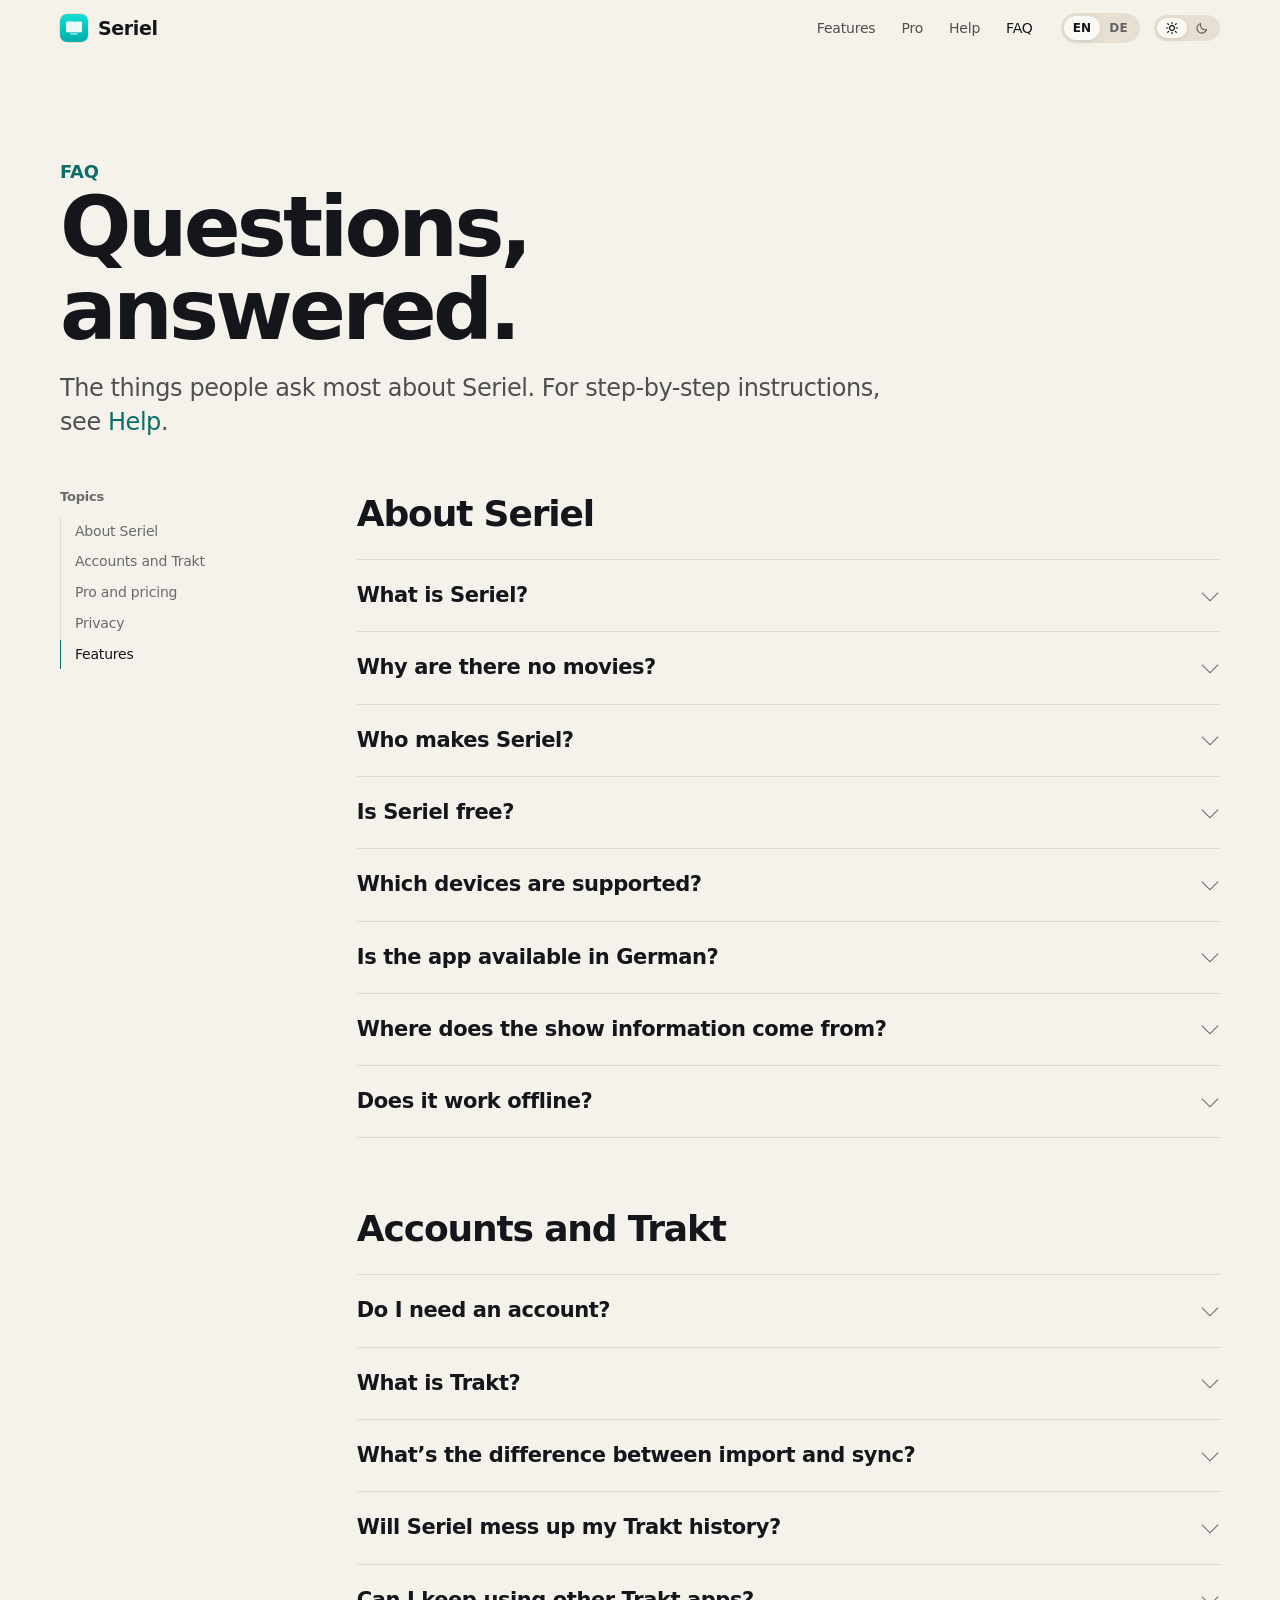
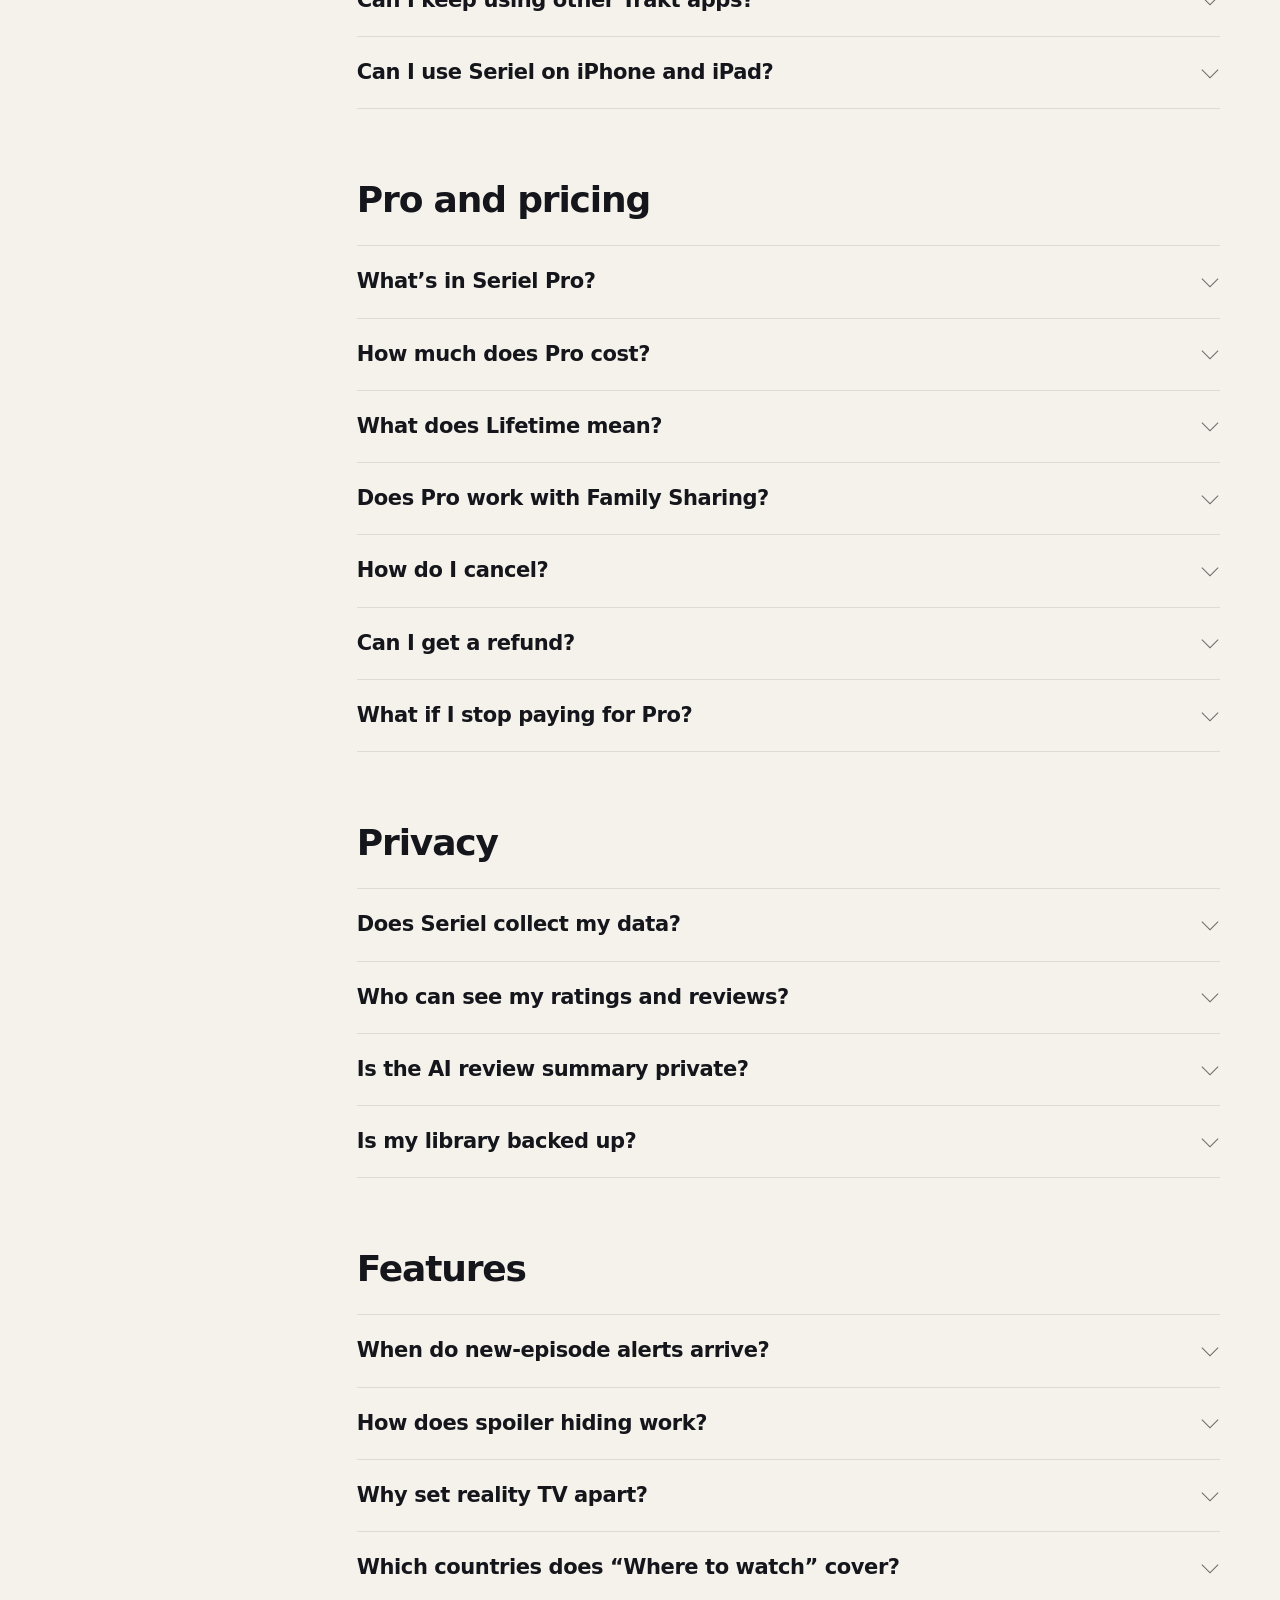
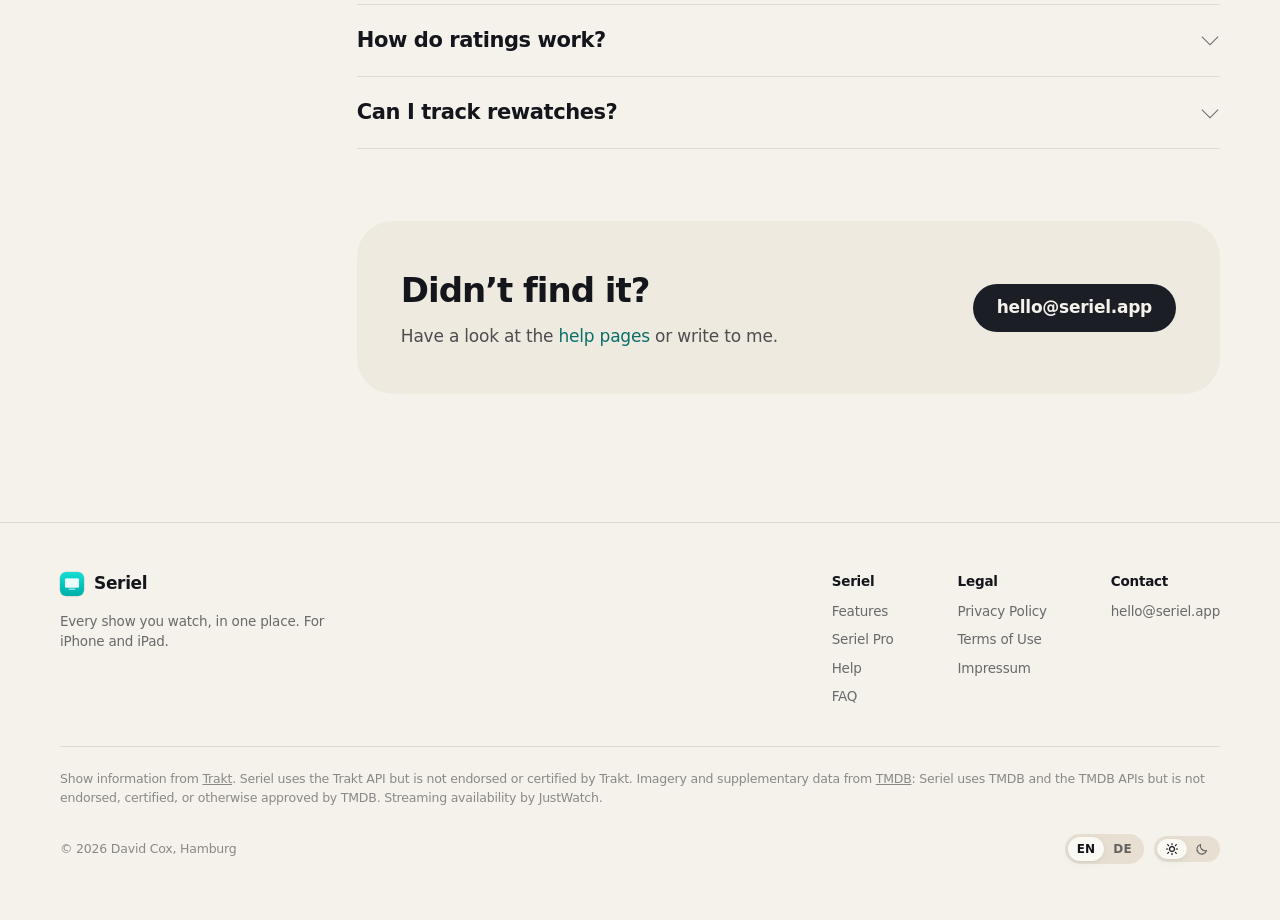
<file: faq/index.html>
<!DOCTYPE html>
<html lang="en" data-lang="en"
      data-title-en="FAQ · Seriel"
      data-title-de="Häufige Fragen · Seriel">
<head>
    <meta charset="utf-8">
    <meta name="viewport" content="width=device-width, initial-scale=1, viewport-fit=cover">
    <title>FAQ · Seriel</title>
    <meta name="description" content="Frequently asked questions about Seriel: accounts, Trakt, Seriel Pro, pricing, privacy and features.">
    <link rel="canonical" href="https://seriel.app/faq/">
    <meta name="theme-color" content="#F5F2EB" media="(prefers-color-scheme: light)">
    <meta name="theme-color" content="#0B0C10" media="(prefers-color-scheme: dark)">
    <link rel="icon" href="/favicon.ico" sizes="any">
    <link rel="icon" type="image/png" sizes="32x32" href="/images/favicon-32.png">
    <link rel="apple-touch-icon" href="/images/apple-touch-icon.png">
    <link rel="stylesheet" href="/css/site.css?v=20261117">
    <script>
        (function () {
            var d = document.documentElement, l = null;
            d.classList.add('js');
            try { var th = localStorage.getItem('seriel.theme'); if (th === 'light' || th === 'dark') d.setAttribute('data-theme', th); } catch (e) {}
            if (location.hash === '#de' || location.hash === '#en') l = location.hash.slice(1);
            if (!l) { try { l = localStorage.getItem('seriel.lang'); } catch (e) {} }
            if (l !== 'en' && l !== 'de') {
                l = ((navigator.languages && navigator.languages[0]) || navigator.language || 'en').toLowerCase().indexOf('de') === 0 ? 'de' : 'en';
            }
            d.setAttribute('data-lang', l); d.setAttribute('lang', l);
            var t = d.getAttribute('data-title-' + l); if (t) document.title = t;
        })();
    </script>
</head>
<body>

<svg xmlns="http://www.w3.org/2000/svg" aria-hidden="true" focusable="false" style="position:absolute;width:0;height:0;overflow:hidden">
  <symbol id="i-arrow" viewBox="0 0 24 24" fill="none" stroke="currentColor" stroke-width="2.2" stroke-linecap="round" stroke-linejoin="round"><path d="M5 12h13M13 6l6 6-6 6"/></symbol>
</svg>

<a class="skip-link" href="#main"><span lang="en">Skip to content</span><span lang="de">Zum Inhalt</span></a>

<header class="nav">
  <div class="wrap nav-inner">
    <a class="brand" href="/" aria-label="Seriel">
      <img src="/images/app-icon-192.png" alt="" width="28" height="28">Seriel
    </a>
    <nav aria-label="Main">
      <ul class="nav-links">
        <li><a href="/#features"><span lang="en">Features</span><span lang="de">Funktionen</span></a></li>
        <li><a href="/#pro">Pro</a></li>
        <li><a href="/help/"><span lang="en">Help</span><span lang="de">Hilfe</span></a></li>
        <li><a href="/faq/" aria-current="page">FAQ</a></li>
      </ul>
    </nav>
    <div class="nav-tools">
      <div class="lang" role="group" aria-label="Language / Sprache">
        <button type="button" data-lang-set="en" aria-pressed="true">EN</button>
        <button type="button" data-lang-set="de" aria-pressed="false">DE</button>
      </div>
      <div class="lang theme" role="group" aria-label="Appearance" data-label-en="Appearance" data-label-de="Darstellung">
        <button type="button" data-theme-set="light" aria-pressed="false" aria-label="Light" data-label-en="Light" data-label-de="Hell"><svg viewBox="0 0 24 24" fill="none" stroke="currentColor" stroke-width="2" stroke-linecap="round" aria-hidden="true"><circle cx="12" cy="12" r="4.2"/><path d="M12 2.5v2.2M12 19.3v2.2M4.6 4.6l1.6 1.6M17.8 17.8l1.6 1.6M2.5 12h2.2M19.3 12h2.2M4.6 19.4l1.6-1.6M17.8 6.2l1.6-1.6"/></svg></button>
        <button type="button" data-theme-set="dark" aria-pressed="false" aria-label="Dark" data-label-en="Dark" data-label-de="Dunkel"><svg viewBox="0 0 24 24" fill="none" stroke="currentColor" stroke-width="2" stroke-linejoin="round" aria-hidden="true"><path d="M19.8 14.6A8.4 8.4 0 0 1 9.4 4.2a8.4 8.4 0 1 0 10.4 10.4z"/></svg></button>
      </div>
      <button class="nav-menu-btn" type="button" aria-expanded="false" aria-controls="nav-sheet" data-label-en="Menu" data-label-de="Menü" aria-label="Menu"><span></span><span></span></button>
    </div>
  </div>
  <div class="nav-sheet" id="nav-sheet">
    <ul>
      <li><a href="/#features"><span lang="en">Features</span><span lang="de">Funktionen</span></a></li>
      <li><a href="/#pro">Seriel Pro</a></li>
      <li><a href="/help/"><span lang="en">Help</span><span lang="de">Hilfe</span></a></li>
      <li><a href="/faq/">FAQ</a></li>
    </ul>
    <div class="prefs">
      <div class="lang" role="group" aria-label="Language / Sprache">
      <button type="button" data-lang-set="en" aria-pressed="true">English</button>
      <button type="button" data-lang-set="de" aria-pressed="false">Deutsch</button>
    </div>
      <div class="lang theme" role="group" aria-label="Appearance" data-label-en="Appearance" data-label-de="Darstellung">
        <button type="button" data-theme-set="light" aria-pressed="false"><svg viewBox="0 0 24 24" fill="none" stroke="currentColor" stroke-width="2" stroke-linecap="round" aria-hidden="true"><circle cx="12" cy="12" r="4.2"/><path d="M12 2.5v2.2M12 19.3v2.2M4.6 4.6l1.6 1.6M17.8 17.8l1.6 1.6M2.5 12h2.2M19.3 12h2.2M4.6 19.4l1.6-1.6M17.8 6.2l1.6-1.6"/></svg><span lang="en">Light</span><span lang="de">Hell</span></button>
        <button type="button" data-theme-set="dark" aria-pressed="false"><svg viewBox="0 0 24 24" fill="none" stroke="currentColor" stroke-width="2" stroke-linejoin="round" aria-hidden="true"><path d="M19.8 14.6A8.4 8.4 0 0 1 9.4 4.2a8.4 8.4 0 1 0 10.4 10.4z"/></svg><span lang="en">Dark</span><span lang="de">Dunkel</span></button>
      </div>
    </div>
  </div>
</header>

<main id="main">
  <section class="doc-hero">
    <div class="wrap">
      <p class="eyebrow">FAQ</p>
      <h1 class="display"><span lang="en">Questions, answered.</span><span lang="de">Fragen und Antworten.</span></h1>
      <p class="lead">
        <span lang="en">The things people ask most about Seriel. For step-by-step instructions, see <a class="text-link" href="/help/">Help</a>.</span>
        <span lang="de">Was am häufigsten zu Seriel gefragt wird. Schritt-für-Schritt-Anleitungen findest du in der <a class="text-link" href="/help/">Hilfe</a>.</span>
      </p>
    </div>
  </section>

  <div class="wrap doc-layout">
    <nav class="toc" aria-label="Topics">
      <b><span lang="en">Topics</span><span lang="de">Themen</span></b>
      <ol>
        <li><a href="#about"><span lang="en">About Seriel</span><span lang="de">Über Seriel</span></a></li>
        <li><a href="#accounts"><span lang="en">Accounts and Trakt</span><span lang="de">Konten und Trakt</span></a></li>
        <li><a href="#pro"><span lang="en">Pro and pricing</span><span lang="de">Pro und Preise</span></a></li>
        <li><a href="#privacy"><span lang="en">Privacy</span><span lang="de">Datenschutz</span></a></li>
        <li><a href="#features"><span lang="en">Features</span><span lang="de">Funktionen</span></a></li>
      </ol>
    </nav>

    <div>
      <!-- ========================================================== -->
      <section class="help-group" id="about" data-toc-section>
        <h2><span lang="en">About Seriel</span><span lang="de">Über Seriel</span></h2>
        <div class="faq">
          <details id="what-is">
            <summary><span lang="en">What is Seriel?</span><span lang="de">Was ist Seriel?</span></summary>
            <div class="answer">
              <p lang="en">A TV tracker for iPhone and iPad. It remembers where you are in every show, tells you when new episodes air and keeps your history, ratings and reviews. It&rsquo;s designed to be calm and private: no account, no ads, no feed.</p>
              <p lang="de">Ein Serien-Tracker für iPhone und iPad. Seriel merkt sich, wo du in jeder Serie bist, sagt dir, wann neue Folgen laufen, und bewahrt Verlauf, Bewertungen und Rezensionen auf. Ruhig und privat gestaltet: kein Konto, keine Werbung, kein Feed.</p>
            </div>
          </details>
          <details id="movies">
            <summary><span lang="en">Why are there no movies?</span><span lang="de">Warum gibt es keine Filme?</span></summary>
            <div class="answer">
              <p lang="en">Because Seriel is built around how TV works. A show stays with you for months or years: episodes arrive week by week, you stop halfway through a season, you wait for it to come back. Today, Schedule, Library and your alerts are all shaped around that rhythm.</p>
              <p lang="en">A film is one evening with a beginning and an end. Fitting films into those screens would make every one of them a little worse at its job, so Seriel does one thing and does it properly: TV.</p>
              <p lang="en">For films, there&rsquo;s <a href="https://ciniel.app" rel="noopener">Ciniel</a>, my film journal for iPhone.</p>
              <p lang="de">Weil Seriel darauf gebaut ist, wie Serien funktionieren. Eine Serie begleitet dich über Monate oder Jahre: Folgen kommen Woche für Woche, du hörst mitten in einer Staffel auf, du wartest, bis sie zurückkommt. Heute, Programm, Bibliothek und deine Mitteilungen sind genau auf diesen Rhythmus ausgelegt.</p>
              <p lang="de">Ein Film ist ein Abend mit Anfang und Ende. Filme in diese Ansichten zu packen, würde jede davon ein bisschen schlechter machen. Deshalb macht Seriel eine Sache, und die richtig: Serien.</p>
              <p lang="de">Für Filme gibt es <a href="https://ciniel.app" rel="noopener">Ciniel</a>, mein Filmtagebuch fürs iPhone.</p>
            </div>
          </details>
          <details id="who">
            <summary><span lang="en">Who makes Seriel?</span><span lang="de">Wer macht Seriel?</span></summary>
            <div class="answer">
              <p lang="en">I do: an independent developer in Hamburg, Germany. There are no investors and no advertising; Seriel is funded by the people who choose Seriel Pro.</p>
              <p lang="de">Ich, ein unabhängiger Entwickler aus Hamburg. Es gibt keine Investoren und keine Werbung; Seriel wird von denen getragen, die sich für Seriel Pro entscheiden.</p>
            </div>
          </details>
          <details id="free">
            <summary><span lang="en">Is Seriel free?</span><span lang="de">Ist Seriel kostenlos?</span></summary>
            <div class="answer">
              <p lang="en">Yes. The free plan keeps up to 10 shows in live sync, with alerts for them, plus an unlimited watchlist, ratings, reviews and a one-time Trakt import. <a href="#pro-what">Seriel Pro</a> removes the limit and adds more.</p>
              <p lang="de">Ja. Der kostenlose Plan hält bis zu 10 Serien aktiv, mit Mitteilungen dafür, dazu eine unbegrenzte Merkliste, Bewertungen, Rezensionen und einen einmaligen Trakt-Import. <a href="#pro-what">Seriel Pro</a> hebt die Grenze auf und bringt mehr.</p>
            </div>
          </details>
          <details id="devices">
            <summary><span lang="en">Which devices are supported?</span><span lang="de">Welche Geräte werden unterstützt?</span></summary>
            <div class="answer">
              <p lang="en">iPhone and iPad with iOS or iPadOS 26 or later. There&rsquo;s no Android, web or Mac version.</p>
              <p lang="de">iPhone und iPad mit iOS bzw. iPadOS 26 oder neuer. Eine Android-, Web- oder Mac-Version gibt es nicht.</p>
            </div>
          </details>
          <details id="language">
            <summary><span lang="en">Is the app available in German?</span><span lang="de">Gibt es die App auf Deutsch?</span></summary>
            <div class="answer">
              <p lang="en">Yes. Seriel follows your device&rsquo;s language and comes in English and German. Show and episode titles and synopses come from Trakt and are mostly in English. Artwork such as title logos follows your device&rsquo;s language where TMDB has it.</p>
              <p lang="de">Ja. Seriel richtet sich nach der Sprache deines Geräts und gibt es auf Deutsch und Englisch. Serien- und Folgentitel sowie Inhaltsangaben kommen von Trakt und sind meist auf Englisch. Bilder wie Titel-Logos folgen der Sprache deines Geräts, soweit TMDB sie hat.</p>
            </div>
          </details>
          <details id="sources">
            <summary><span lang="en">Where does the show information come from?</span><span lang="de">Woher kommen die Serieninformationen?</span></summary>
            <div class="answer">
              <p lang="en">Shows, episodes, air dates and community reviews come from <a href="https://trakt.tv" rel="noopener">Trakt</a>. Artwork and supplementary details come from <a href="https://www.themoviedb.org" rel="noopener">TMDB</a>, and streaming availability from JustWatch. All three are maintained by their own communities and companies.</p>
              <p lang="de">Serien, Folgen, Sendetermine und Rezensionen der Community kommen von <a href="https://trakt.tv" rel="noopener">Trakt</a>. Bilder und ergänzende Angaben kommen von <a href="https://www.themoviedb.org" rel="noopener">TMDB</a>, die Streaming-Verfügbarkeit von JustWatch. Alle drei werden von eigenen Communitys und Unternehmen gepflegt.</p>
            </div>
          </details>
          <details id="offline">
            <summary><span lang="en">Does it work offline?</span><span lang="de">Funktioniert die App offline?</span></summary>
            <div class="answer">
              <p lang="en">Mostly. Your library, marking and rating work offline, and shows you&rsquo;ve opened are kept on the device. New information and artwork need a connection.</p>
              <p lang="de">Größtenteils. Deine Bibliothek, das Abhaken und Bewerten funktionieren offline, und geöffnete Serien bleiben auf dem Gerät. Neue Informationen und Bilder brauchen eine Verbindung.</p>
            </div>
          </details>
        </div>
      </section>

      <!-- ========================================================== -->
      <section class="help-group" id="accounts" data-toc-section>
        <h2><span lang="en">Accounts and Trakt</span><span lang="de">Konten und Trakt</span></h2>
        <div class="faq">
          <details id="account">
            <summary><span lang="en">Do I need an account?</span><span lang="de">Brauche ich ein Konto?</span></summary>
            <div class="answer">
              <p lang="en">No. Seriel works without signing up anywhere. Your library lives on your device from the first tap.</p>
              <p lang="de">Nein. Seriel funktioniert, ohne dass du dich irgendwo registrierst. Deine Bibliothek liegt ab dem ersten Tipp auf deinem Gerät.</p>
            </div>
          </details>
          <details id="trakt">
            <summary><span lang="en">What is Trakt?</span><span lang="de">Was ist Trakt?</span></summary>
            <div class="answer">
              <p lang="en"><a href="https://trakt.tv" rel="noopener">Trakt</a> is an independent service where many people keep their watch history, shared across lots of apps. Seriel uses Trakt&rsquo;s catalogue for show information. Having your own Trakt account is optional.</p>
              <p lang="de"><a href="https://trakt.tv" rel="noopener">Trakt</a> ist ein unabhängiger Dienst, bei dem viele ihren Verlauf führen, geteilt über viele Apps. Seriel nutzt Trakts Katalog für Serieninformationen. Ein eigenes Trakt-Konto ist freiwillig.</p>
            </div>
          </details>
          <details id="import-vs-sync">
            <summary><span lang="en">What&rsquo;s the difference between import and sync?</span><span lang="de">Was ist der Unterschied zwischen Import und Sync?</span></summary>
            <div class="answer">
              <p lang="en"><strong>Import</strong> (free) copies a public Trakt profile into Seriel once. Afterwards the two are independent. <strong>Sync</strong> (Seriel Pro) signs you in to Trakt and keeps both in step: what you do in Seriel reaches Trakt, and changes on Trakt come into Seriel. <a href="/help/#trakt">How it works</a>.</p>
              <p lang="de"><strong>Import</strong> (kostenlos) übernimmt ein öffentliches Trakt-Profil einmalig in Seriel. Danach sind beide unabhängig. <strong>Sync</strong> (Seriel Pro) meldet dich bei Trakt an und hält beides im Gleichschritt: Was du in Seriel tust, landet auf Trakt, und Änderungen auf Trakt kommen in Seriel an. <a href="/help/#trakt">So funktioniert es</a>.</p>
            </div>
          </details>
          <details id="history">
            <summary><span lang="en">Will Seriel mess up my Trakt history?</span><span lang="de">Bringt Seriel meinen Trakt-Verlauf durcheinander?</span></summary>
            <div class="answer">
              <p lang="en">No. Before anything changes, Seriel compares your library with your Trakt account and lists every difference. You pick, item by item, which version stays. Nothing reaches or leaves Trakt that you didn&rsquo;t choose, and watches keep their own dates.</p>
              <p lang="de">Nein. Bevor sich etwas ändert, vergleicht Seriel deine Bibliothek mit deinem Trakt-Konto und listet jeden Unterschied auf. Du wählst Punkt für Punkt, welche Version bleibt. Nichts kommt auf Trakt oder verschwindet von dort, ohne dass du es gewählt hast, und Folgen behalten ihr eigenes Datum.</p>
            </div>
          </details>
          <details id="other-apps">
            <summary><span lang="en">Can I keep using other Trakt apps?</span><span lang="de">Kann ich weiter andere Trakt-Apps nutzen?</span></summary>
            <div class="answer">
              <p lang="en">Yes. With Trakt sync, anything you log in another Trakt-connected app or on trakt.tv comes into Seriel, and the other way round.</p>
              <p lang="de">Ja. Mit Trakt-Sync kommt alles, was du in einer anderen mit Trakt verbundenen App oder auf trakt.tv einträgst, in Seriel an, und umgekehrt.</p>
            </div>
          </details>
          <details id="multi-device">
            <summary><span lang="en">Can I use Seriel on iPhone and iPad?</span><span lang="de">Kann ich Seriel auf iPhone und iPad nutzen?</span></summary>
            <div class="answer">
              <p lang="en">Yes. Each device keeps its own library; to keep them in step, connect both to the same Trakt account with Seriel Pro. Rewatches follow you through iCloud on their own. Pro bought with your Apple Account works on all your devices.</p>
              <p lang="de">Ja. Jedes Gerät hat seine eigene Bibliothek; damit sie gleich bleiben, verbinde beide mit Seriel Pro mit demselben Trakt-Konto. Erneutes Ansehen läuft über iCloud von selbst mit. Pro, gekauft mit deinem Apple Account, gilt auf all deinen Geräten.</p>
            </div>
          </details>
        </div>
      </section>

      <!-- ========================================================== -->
      <section class="help-group" id="pro" data-toc-section>
        <h2><span lang="en">Pro and pricing</span><span lang="de">Pro und Preise</span></h2>
        <div class="faq">
          <details id="pro-what">
            <summary><span lang="en">What&rsquo;s in Seriel Pro?</span><span lang="de">Was steckt in Seriel Pro?</span></summary>
            <div class="answer">
              <p lang="en">Unlimited shows in live sync, two-way Trakt sync, alerts for every show, where to watch for your country, spoiler hiding, rewatches and a separate section for reality TV.</p>
              <p lang="de">Unbegrenzt viele aktive Serien, Trakt-Sync in beide Richtungen, Mitteilungen für jede Serie, Streaming-Verfügbarkeit für dein Land, Spoilerschutz, erneutes Anschauen und ein eigener Bereich für Reality-TV.</p>
            </div>
          </details>
          <details id="price">
            <summary><span lang="en">How much does Pro cost?</span><span lang="de">Was kostet Pro?</span></summary>
            <div class="answer">
              <p lang="en">Pro is available as a monthly or yearly subscription, or as a one-time Lifetime purchase. Prices vary by country; the App Store shows you the price in your currency, including tax, before you buy.</p>
              <p lang="de">Pro gibt es als Monats- oder Jahresabo oder als einmaligen Lifetime-Kauf. Die Preise unterscheiden sich je nach Land; der App Store zeigt dir vor dem Kauf den Preis in deiner Währung inklusive Steuern.</p>
            </div>
          </details>
          <details id="lifetime">
            <summary><span lang="en">What does Lifetime mean?</span><span lang="de">Was bedeutet Lifetime?</span></summary>
            <div class="answer">
              <p lang="en">You pay once and Pro stays unlocked for as long as Seriel is offered. It&rsquo;s the lifetime of the app, not a subscription. See the <a href="/terms/#en-4">terms</a> for the details.</p>
              <p lang="de">Du zahlst einmal, und Pro bleibt freigeschaltet, solange es Seriel gibt. Gemeint ist die Lebensdauer der App, kein Abo. Details stehen in den <a href="/terms/#de-4">Nutzungsbedingungen</a>.</p>
            </div>
          </details>
          <details id="family">
            <summary><span lang="en">Does Pro work with Family Sharing?</span><span lang="de">Funktioniert Pro mit der Familienfreigabe?</span></summary>
            <div class="answer">
              <p lang="en">Yes, every Pro option can be shared with your family group.</p>
              <p lang="de">Ja, jede Pro-Variante lässt sich mit deiner Familiengruppe teilen.</p>
            </div>
          </details>
          <details id="cancel">
            <summary><span lang="en">How do I cancel?</span><span lang="de">Wie kündige ich?</span></summary>
            <div class="answer">
              <p lang="en">Subscriptions are managed by Apple: Settings &rsaquo; your name &rsaquo; Subscriptions &rsaquo; Seriel. Cancel at least 24 hours before renewal; Pro stays on until the end of the paid period. <a href="/help/#cancel">Step by step</a>.</p>
              <p lang="de">Abos verwaltet Apple: Einstellungen &rsaquo; dein Name &rsaquo; Abonnements &rsaquo; Seriel. Kündige mindestens 24 Stunden vor der Verlängerung; Pro bleibt bis zum Ende des bezahlten Zeitraums aktiv. <a href="/help/#cancel">Schritt für Schritt</a>.</p>
            </div>
          </details>
          <details id="refund">
            <summary><span lang="en">Can I get a refund?</span><span lang="de">Kann ich mein Geld zurückbekommen?</span></summary>
            <div class="answer">
              <p lang="en">Apple handles payments and refunds. Request one at <a href="https://reportaproblem.apple.com" rel="noopener">reportaproblem.apple.com</a>. Your statutory rights apply.</p>
              <p lang="de">Zahlungen und Erstattungen wickelt Apple ab. Beantrage eine Erstattung unter <a href="https://reportaproblem.apple.com" rel="noopener">reportaproblem.apple.com</a>. Deine gesetzlichen Rechte gelten.</p>
            </div>
          </details>
          <details id="after-pro">
            <summary><span lang="en">What if I stop paying for Pro?</span><span lang="de">Was, wenn ich Pro nicht mehr bezahle?</span></summary>
            <div class="answer">
              <p lang="en">You keep everything. Your library stays as it is, up to ten shows stay live and the rest are paused rather than removed. Trakt sync and rewatches pause until you come back.</p>
              <p lang="de">Du behältst alles. Deine Bibliothek bleibt, wie sie ist, bis zu zehn Serien bleiben aktiv und der Rest wird pausiert statt gelöscht. Der Trakt-Sync und erneutes Anschauen pausieren, bis du zurückkommst.</p>
            </div>
          </details>
        </div>
      </section>

      <!-- ========================================================== -->
      <section class="help-group" id="privacy" data-toc-section>
        <h2><span lang="en">Privacy</span><span lang="de">Datenschutz</span></h2>
        <div class="faq">
          <details id="collect">
            <summary><span lang="en">Does Seriel collect my data?</span><span lang="de">Sammelt Seriel meine Daten?</span></summary>
            <div class="answer">
              <p lang="en">No. There are no Seriel servers, no analytics and no ads. Your library stays on your device. To load shows and artwork, the app asks Trakt and TMDB directly, which means they see your IP address and what&rsquo;s requested. All of it is explained in the <a href="/privacy/">privacy policy</a>.</p>
              <p lang="de">Nein. Es gibt keine Seriel-Server, keine Analyse und keine Werbung. Deine Bibliothek bleibt auf deinem Gerät. Für Serien und Bilder fragt die App direkt bei Trakt und TMDB an; diese sehen dabei deine IP-Adresse und was abgerufen wird. Alles steht in der <a href="/privacy/">Datenschutzerklärung</a>.</p>
            </div>
          </details>
          <details id="public">
            <summary><span lang="en">Who can see my ratings and reviews?</span><span lang="de">Wer sieht meine Bewertungen und Rezensionen?</span></summary>
            <div class="answer">
              <p lang="en">Nobody, unless you sync with Trakt. Then reviews and comments are posted to Trakt, where they&rsquo;re public under your username, and your Trakt privacy settings decide who sees your history and ratings.</p>
              <p lang="de">Niemand, solange du nicht mit Trakt synchronisierst. Dann werden Rezensionen und Kommentare bei Trakt veröffentlicht und sind dort mit deinem Benutzernamen öffentlich; wer deinen Verlauf und deine Bewertungen sieht, bestimmen deine Trakt-Einstellungen.</p>
            </div>
          </details>
          <details id="ai">
            <summary><span lang="en">Is the AI review summary private?</span><span lang="de">Ist die KI-Zusammenfassung privat?</span></summary>
            <div class="answer">
              <p lang="en">Yes. It&rsquo;s written by Apple Intelligence on your device from public reviews. Nothing is sent anywhere to make it.</p>
              <p lang="de">Ja. Apple Intelligence erstellt sie auf deinem Gerät aus öffentlichen Rezensionen. Dafür wird nichts versendet.</p>
            </div>
          </details>
          <details id="backup">
            <summary><span lang="en">Is my library backed up?</span><span lang="de">Wird meine Bibliothek gesichert?</span></summary>
            <div class="answer">
              <p lang="en">It&rsquo;s part of your device backup, so iCloud Backup or a backup to your computer includes it. With Trakt sync, your history is on Trakt as well.</p>
              <p lang="de">Sie ist Teil deines Geräte-Backups, ist also in einem iCloud-Backup oder einem Backup auf deinem Computer enthalten. Mit Trakt-Sync liegt dein Verlauf zusätzlich bei Trakt.</p>
            </div>
          </details>
        </div>
      </section>

      <!-- ========================================================== -->
      <section class="help-group" id="features" data-toc-section>
        <h2><span lang="en">Features</span><span lang="de">Funktionen</span></h2>
        <div class="faq">
          <details id="alerts">
            <summary><span lang="en">When do new-episode alerts arrive?</span><span lang="de">Wann kommen Mitteilungen zu neuen Folgen?</span></summary>
            <div class="answer">
              <p lang="en">Once, at the episode&rsquo;s air time in your time zone. You can also be told about new seasons, renewals and finales. <a href="/help/#alerts-on">Set them up</a>.</p>
              <p lang="de">Einmal, zur Sendezeit der Folge in deiner Zeitzone. Du kannst dich außerdem über neue Staffeln, Verlängerungen und Serienenden informieren lassen. <a href="/help/#alerts-on">Einrichten</a>.</p>
            </div>
          </details>
          <details id="spoilers">
            <summary><span lang="en">How does spoiler hiding work?</span><span lang="de">Wie funktioniert der Spoilerschutz?</span></summary>
            <div class="answer">
              <p lang="en">With Hide spoilers on (Pro), stills of unwatched episodes are blurred, their titles are held back and their descriptions covered, until you&rsquo;ve watched them. Synopses of seasons ahead of you are covered too. Tap to reveal anything.</p>
              <p lang="de">Mit &bdquo;Spoiler ausblenden&ldquo; (Pro) werden Standbilder ungesehener Folgen unscharf, ihre Titel zurückgehalten und Beschreibungen verdeckt, bis du sie gesehen hast. Auch Inhaltsangaben späterer Staffeln sind verdeckt. Ein Tipp zeigt alles.</p>
            </div>
          </details>
          <details id="reality">
            <summary><span lang="en">Why set reality TV apart?</span><span lang="de">Warum Reality-TV getrennt halten?</span></summary>
            <div class="answer">
              <p lang="en">Some people like their reality shows out of the same list as their dramas. With Set reality apart (Pro), reality shows leave Today, Schedule and Library and live in their own section, reached from a card on Today. You still get every new episode.</p>
              <p lang="de">Manche möchten ihre Reality-Shows nicht in derselben Liste wie ihre Dramen. Mit &bdquo;Reality für sich&ldquo; (Pro) verlassen Reality-Shows Heute, Programm und Bibliothek und bekommen einen eigenen Bereich, erreichbar über eine Karte in Heute. Neue Folgen verpasst du trotzdem nicht.</p>
            </div>
          </details>
          <details id="where">
            <summary><span lang="en">Which countries does &ldquo;Where to watch&rdquo; cover?</span><span lang="de">Für welche Länder gibt es &bdquo;Wo läuft es?&ldquo;</span></summary>
            <div class="answer">
              <p lang="en">Every country JustWatch covers, which includes Germany, Austria, Switzerland, the UK, the US and many more. Seriel uses your device&rsquo;s region, and you can change it in Settings.</p>
              <p lang="de">Alle Länder, die JustWatch abdeckt, darunter Deutschland, Österreich, die Schweiz, Großbritannien, die USA und viele weitere. Seriel nutzt die Region deines Geräts; du kannst sie in den Einstellungen ändern.</p>
            </div>
          </details>
          <details id="ratings">
            <summary><span lang="en">How do ratings work?</span><span lang="de">Wie funktionieren Bewertungen?</span></summary>
            <div class="answer">
              <p lang="en">Five stars, with half stars. They match Trakt&rsquo;s 10-point scale exactly, so nothing gets rounded when you sync. Shows rated four and a half stars or more go into your Hall of Fame.</p>
              <p lang="de">Fünf Sterne, mit halben Sternen. Sie entsprechen genau Trakts 10-Punkte-Skala, beim Sync wird also nichts gerundet. Serien mit viereinhalb Sternen oder mehr kommen in deine Hall of Fame.</p>
            </div>
          </details>
          <details id="rewatches">
            <summary><span lang="en">Can I track rewatches?</span><span lang="de">Kann ich erneutes Anschauen festhalten?</span></summary>
            <div class="answer">
              <p lang="en">Yes. Start a rewatch on a finished show and every episode keeps each time you saw it, with its own date. Rewatches are part of Seriel Pro.</p>
              <p lang="de">Ja. Tippe bei einer beendeten Serie auf &bdquo;Nochmal schauen&ldquo;, und jede Folge behält jedes Anschauen mit eigenem Datum. Erneutes Anschauen gehört zu Seriel Pro.</p>
            </div>
          </details>
        </div>
      </section>

      <section class="contact-card">
        <div>
          <h2><span lang="en">Didn&rsquo;t find it?</span><span lang="de">Nicht gefunden?</span></h2>
          <p><span lang="en">Have a look at the <a class="text-link" href="/help/">help pages</a> or write to me.</span><span lang="de">Schau in die <a class="text-link" href="/help/">Hilfe</a> oder schreib mir.</span></p>
        </div>
        <a class="btn btn-ink" href="mailto:hello@seriel.app">hello@seriel.app</a>
      </section>
    </div>
  </div>
</main>

<footer class="footer">
  <div class="wrap">
    <div class="footer-top">
      <div>
        <a class="brand" href="/"><img src="/images/app-icon-192.png" alt="" width="24" height="24">Seriel</a>
        <p style="margin-top:10px;max-width:22em"><span lang="en">Every show you watch, in one place. For iPhone and iPad.</span><span lang="de">Jede Serie, die du schaust, an einem Ort. Für iPhone und iPad.</span></p>
      </div>
      <div class="footer-cols">
        <div class="footer-col">
          <b>Seriel</b>
          <ul>
            <li><a href="/#features"><span lang="en">Features</span><span lang="de">Funktionen</span></a></li>
            <li><a href="/#pro">Seriel Pro</a></li>
            <li><a href="/help/"><span lang="en">Help</span><span lang="de">Hilfe</span></a></li>
            <li><a href="/faq/" aria-current="page">FAQ</a></li>
          </ul>
        </div>
        <div class="footer-col">
          <b><span lang="en">Legal</span><span lang="de">Rechtliches</span></b>
          <ul>
            <li><a href="/privacy/"><span lang="en">Privacy Policy</span><span lang="de">Datenschutz</span></a></li>
            <li><a href="/terms/"><span lang="en">Terms of Use</span><span lang="de">Nutzungsbedingungen</span></a></li>
            <li><a href="/impressum/">Impressum</a></li>
          </ul>
        </div>
        <div class="footer-col">
          <b><span lang="en">Contact</span><span lang="de">Kontakt</span></b>
          <ul><li><a href="mailto:hello@seriel.app">hello@seriel.app</a></li></ul>
        </div>
      </div>
    </div>
    <div class="footer-fine">
      <p lang="en">Show information from <a href="https://trakt.tv" rel="noopener">Trakt</a>. Seriel uses the Trakt API but is not endorsed or certified by Trakt. Imagery and supplementary data from <a href="https://www.themoviedb.org" rel="noopener">TMDB</a>: Seriel uses TMDB and the TMDB APIs but is not endorsed, certified, or otherwise approved by TMDB. Streaming availability by JustWatch.</p>
      <p lang="de">Serieninformationen von <a href="https://trakt.tv" rel="noopener">Trakt</a>. Seriel nutzt die Trakt-API, ist aber nicht von Trakt geprüft oder zertifiziert. Bilder und ergänzende Daten von <a href="https://www.themoviedb.org" rel="noopener">TMDB</a>: Seriel uses TMDB and the TMDB APIs but is not endorsed, certified, or otherwise approved by TMDB. Streaming-Verfügbarkeit von JustWatch.</p>
      <div class="footer-bottom">
        <span>&copy; <span data-date="year">2026</span> David Cox, Hamburg</span>
        <div class="prefs">
          <div class="lang" role="group" aria-label="Language / Sprache">
          <button type="button" data-lang-set="en" aria-pressed="true">EN</button>
          <button type="button" data-lang-set="de" aria-pressed="false">DE</button>
        </div>
          <div class="lang theme" role="group" aria-label="Appearance" data-label-en="Appearance" data-label-de="Darstellung">
            <button type="button" data-theme-set="light" aria-pressed="false" aria-label="Light" data-label-en="Light" data-label-de="Hell"><svg viewBox="0 0 24 24" fill="none" stroke="currentColor" stroke-width="2" stroke-linecap="round" aria-hidden="true"><circle cx="12" cy="12" r="4.2"/><path d="M12 2.5v2.2M12 19.3v2.2M4.6 4.6l1.6 1.6M17.8 17.8l1.6 1.6M2.5 12h2.2M19.3 12h2.2M4.6 19.4l1.6-1.6M17.8 6.2l1.6-1.6"/></svg></button>
            <button type="button" data-theme-set="dark" aria-pressed="false" aria-label="Dark" data-label-en="Dark" data-label-de="Dunkel"><svg viewBox="0 0 24 24" fill="none" stroke="currentColor" stroke-width="2" stroke-linejoin="round" aria-hidden="true"><path d="M19.8 14.6A8.4 8.4 0 0 1 9.4 4.2a8.4 8.4 0 1 0 10.4 10.4z"/></svg></button>
          </div>
        </div>
      </div>
    </div>
  </div>
</footer>

<script src="/js/site.js?v=20261117"></script>
</body>
</html>
</file>
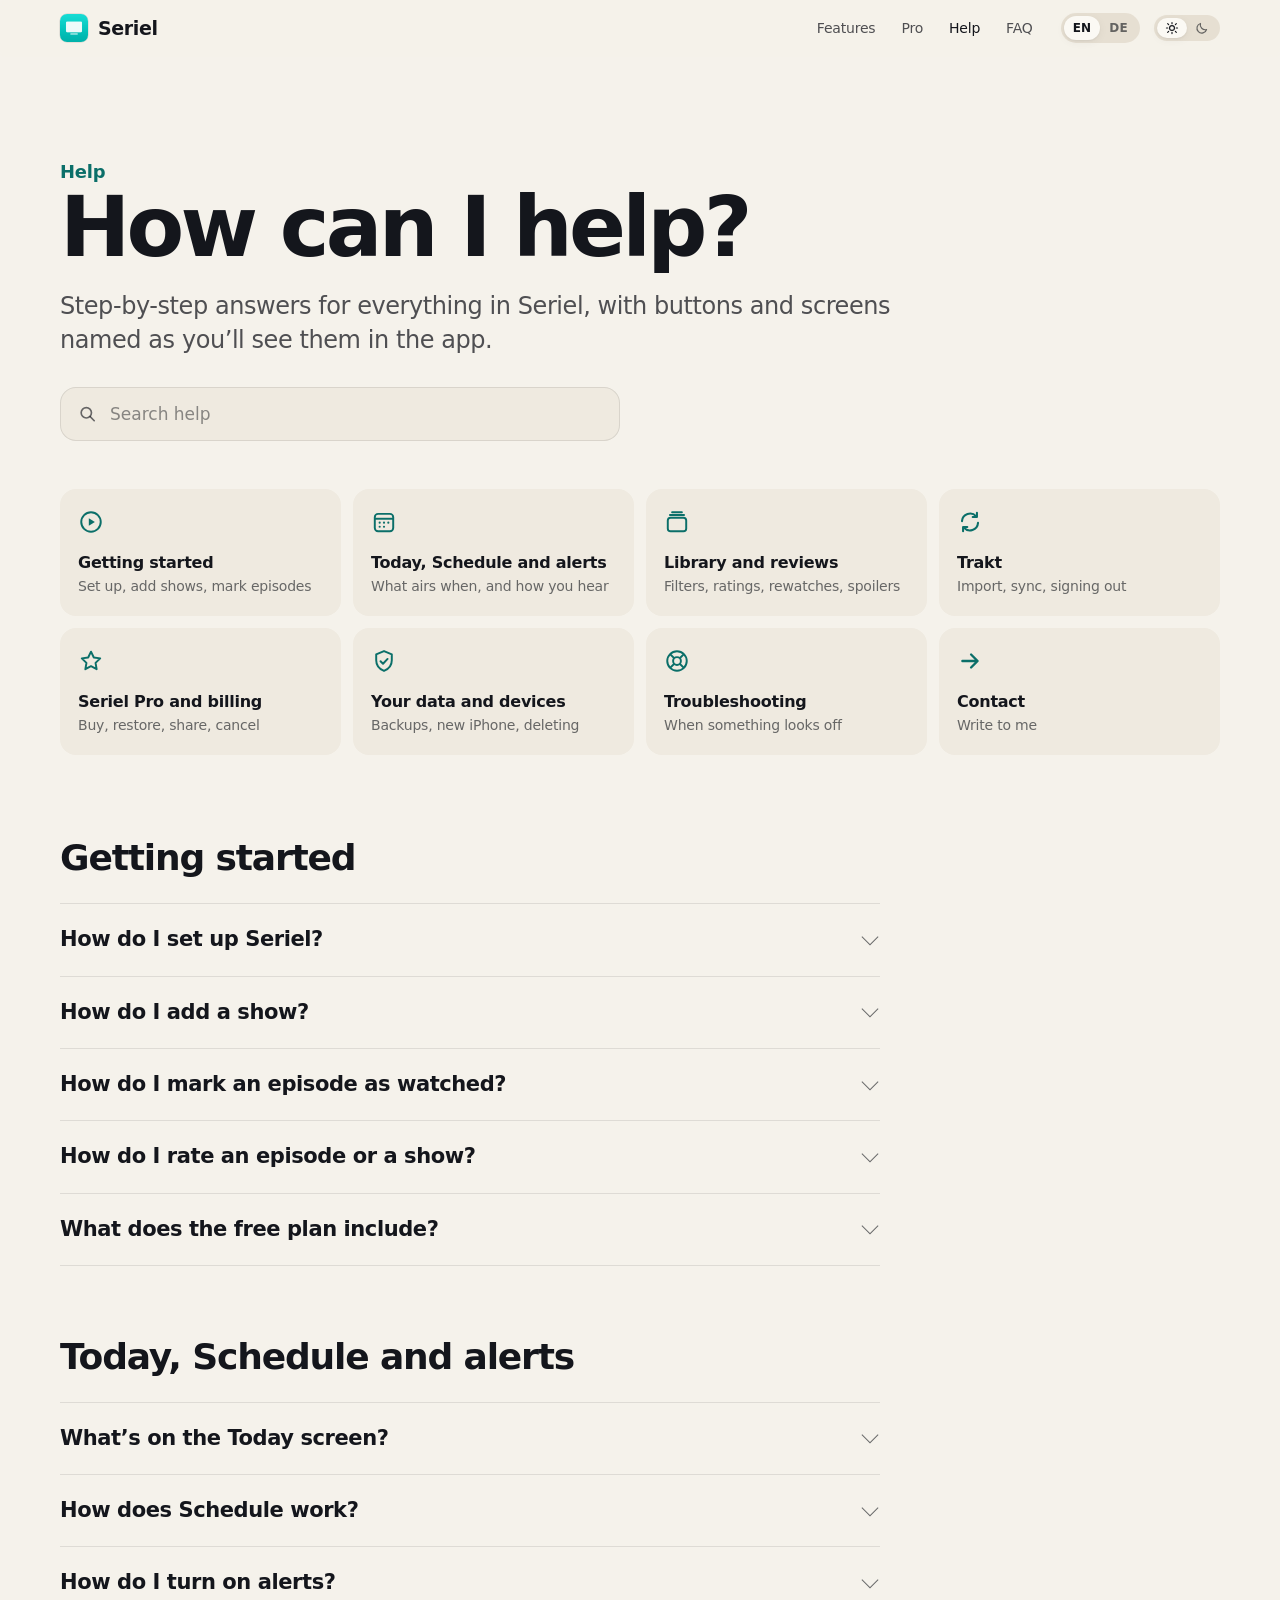
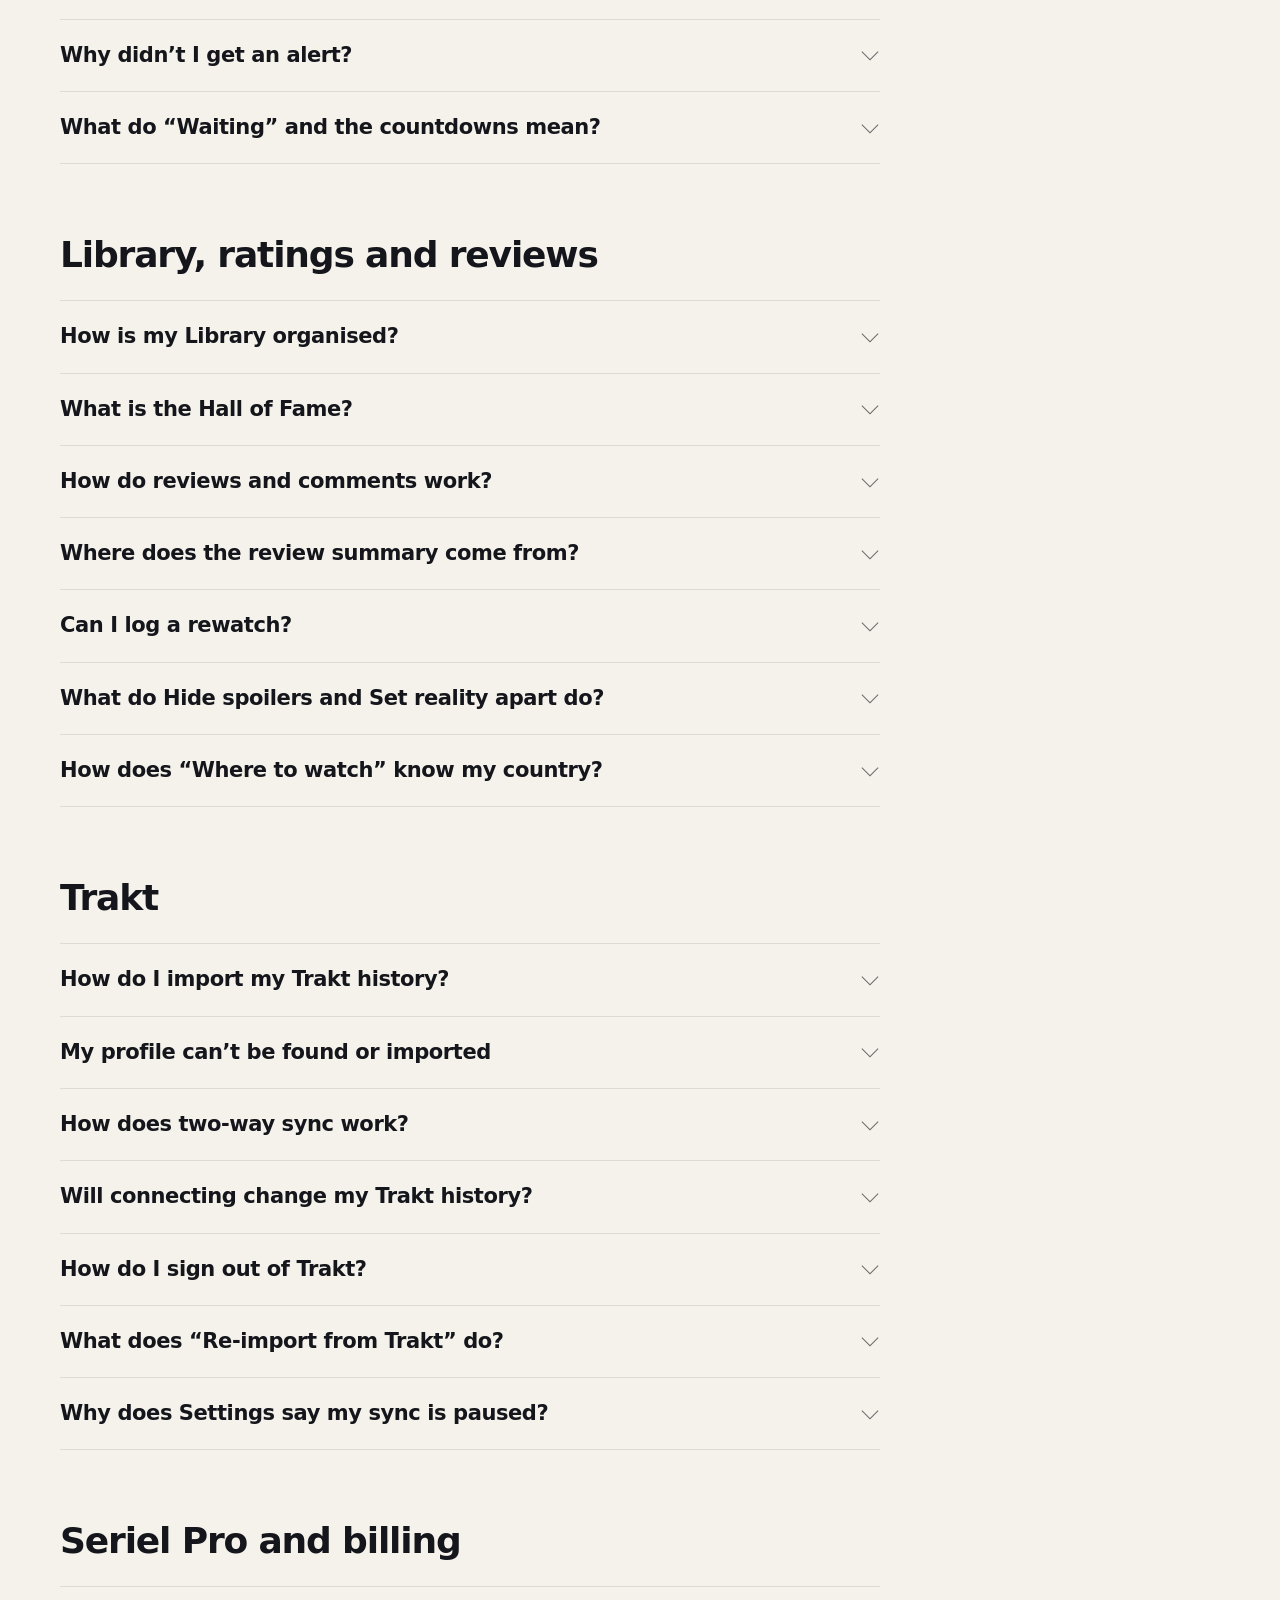
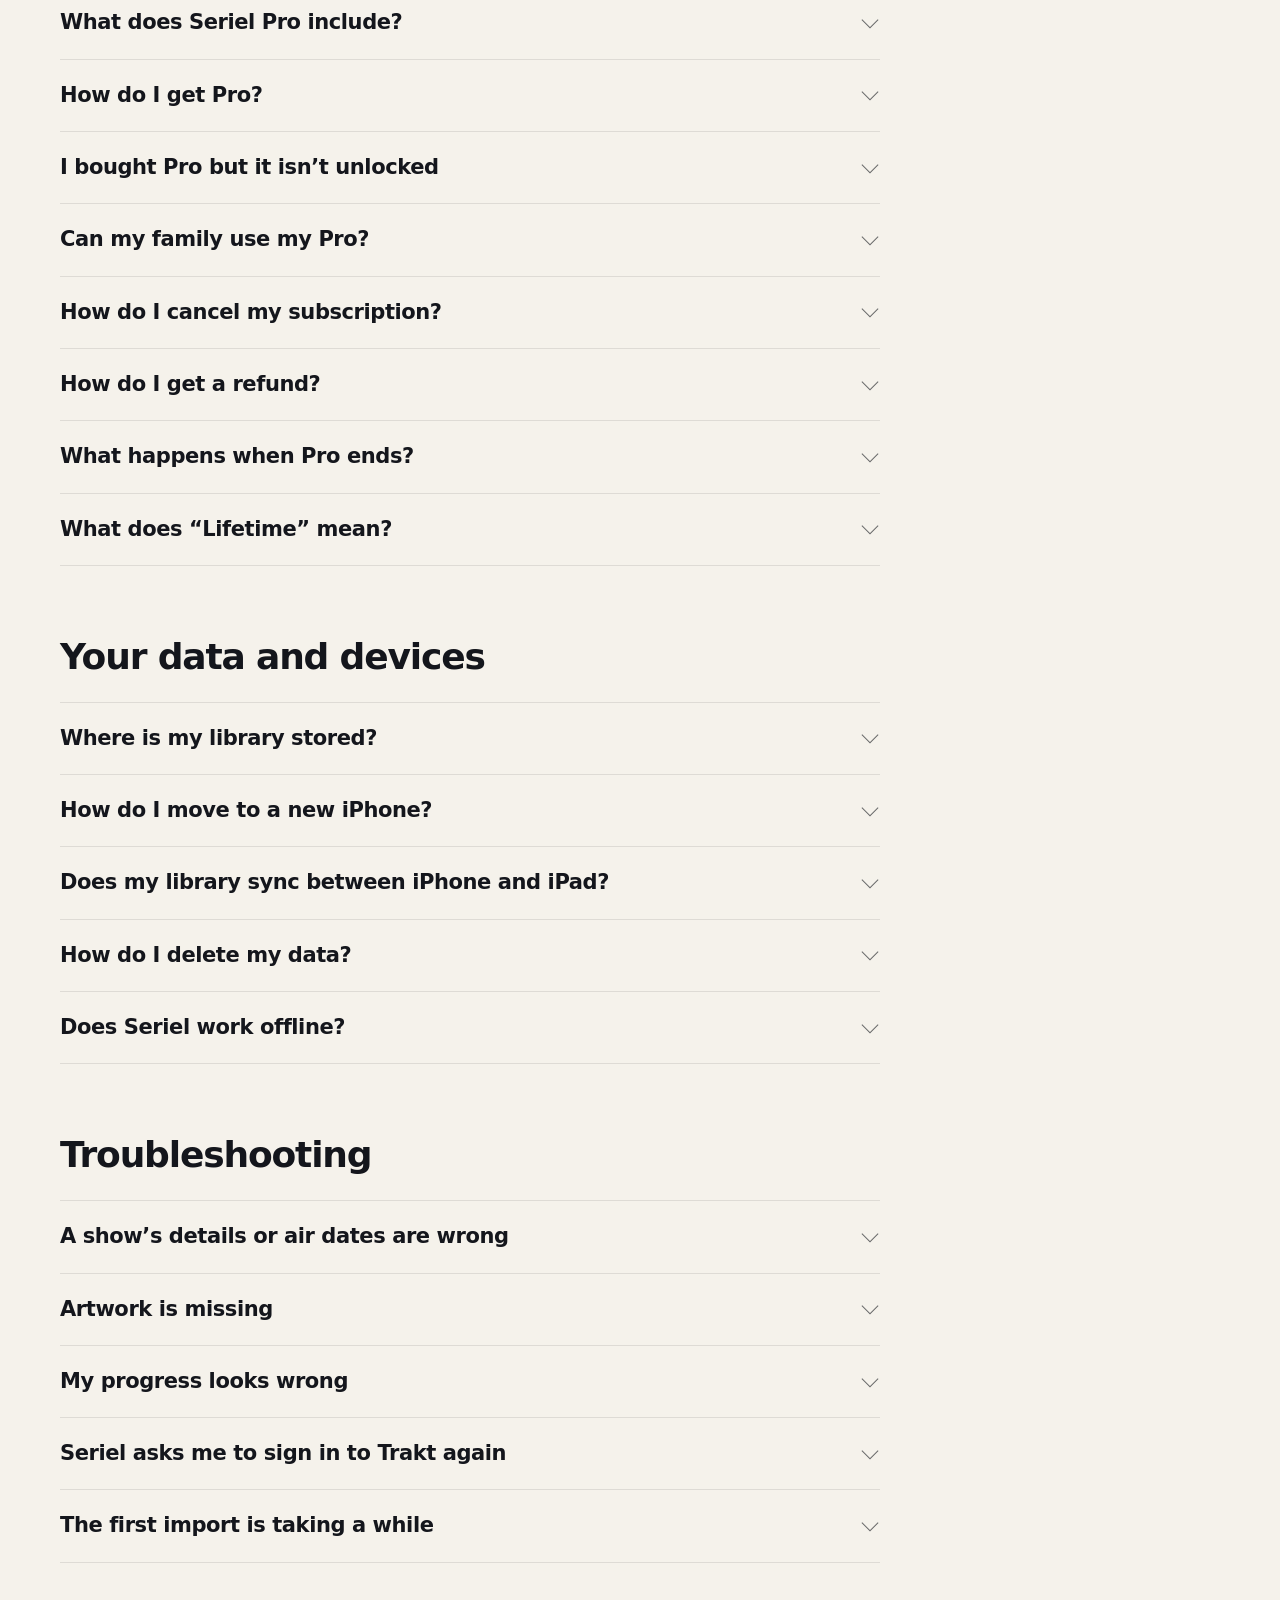
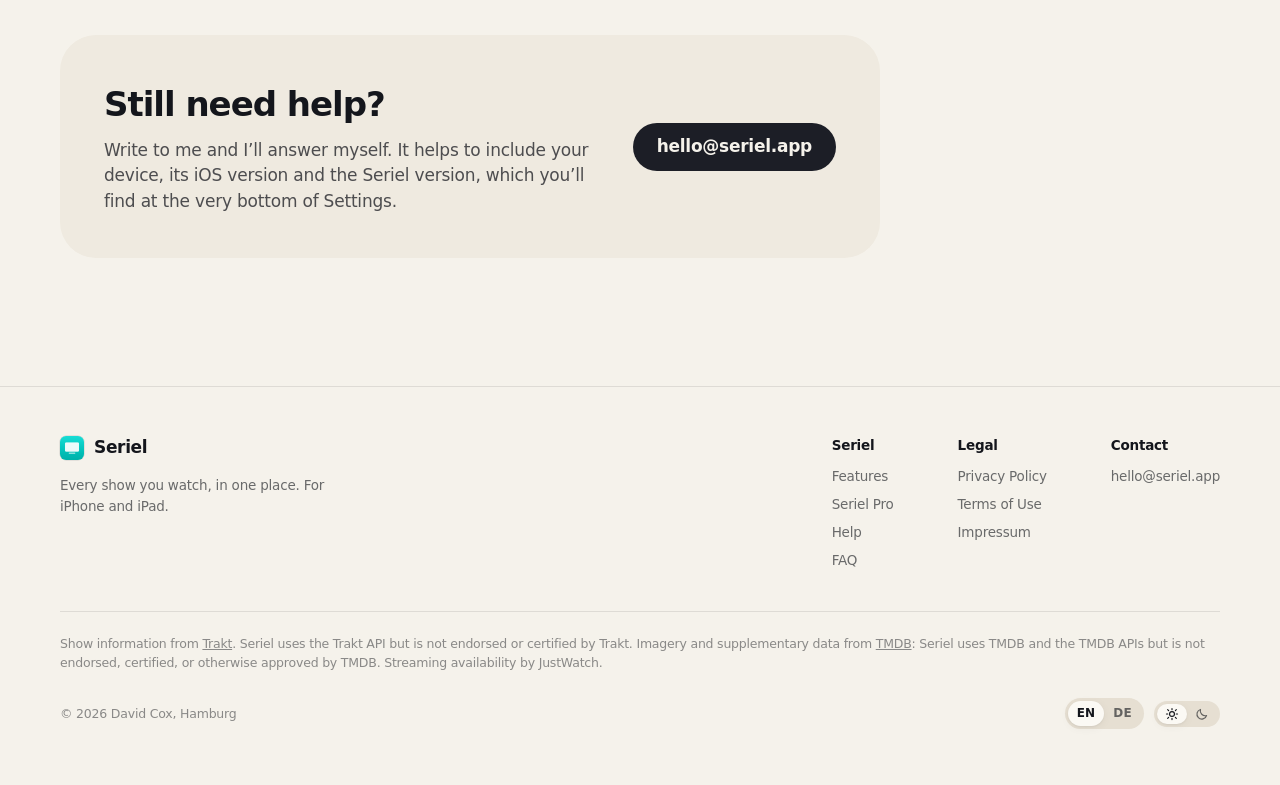
<file: help/index.html>
<!DOCTYPE html>
<html lang="en" data-lang="en"
      data-title-en="Help · Seriel"
      data-title-de="Hilfe · Seriel">
<head>
    <meta charset="utf-8">
    <meta name="viewport" content="width=device-width, initial-scale=1, viewport-fit=cover">
    <title>Help · Seriel</title>
    <meta name="description" content="Help for Seriel: getting started, Today and Schedule, alerts, Library, Trakt import and sync, Seriel Pro, your data and troubleshooting.">
    <link rel="canonical" href="https://seriel.app/help/">
    <meta name="theme-color" content="#F5F2EB" media="(prefers-color-scheme: light)">
    <meta name="theme-color" content="#0B0C10" media="(prefers-color-scheme: dark)">
    <link rel="icon" href="/favicon.ico" sizes="any">
    <link rel="icon" type="image/png" sizes="32x32" href="/images/favicon-32.png">
    <link rel="apple-touch-icon" href="/images/apple-touch-icon.png">
    <link rel="stylesheet" href="/css/site.css?v=20261117">
    <script>
        (function () {
            var d = document.documentElement, l = null;
            d.classList.add('js');
            try { var th = localStorage.getItem('seriel.theme'); if (th === 'light' || th === 'dark') d.setAttribute('data-theme', th); } catch (e) {}
            if (location.hash === '#de' || location.hash === '#en') l = location.hash.slice(1);
            if (!l) { try { l = localStorage.getItem('seriel.lang'); } catch (e) {} }
            if (l !== 'en' && l !== 'de') {
                l = ((navigator.languages && navigator.languages[0]) || navigator.language || 'en').toLowerCase().indexOf('de') === 0 ? 'de' : 'en';
            }
            d.setAttribute('data-lang', l); d.setAttribute('lang', l);
            var t = d.getAttribute('data-title-' + l); if (t) document.title = t;
        })();
    </script>
</head>
<body>

<svg xmlns="http://www.w3.org/2000/svg" aria-hidden="true" focusable="false" style="position:absolute;width:0;height:0;overflow:hidden">
  <symbol id="i-search" viewBox="0 0 24 24" fill="none" stroke="currentColor" stroke-width="2.1" stroke-linecap="round"><circle cx="10.5" cy="10.5" r="6.5"/><path d="M15.4 15.4L20.5 20.5"/></symbol>
  <symbol id="i-arrow" viewBox="0 0 24 24" fill="none" stroke="currentColor" stroke-width="2.2" stroke-linecap="round" stroke-linejoin="round"><path d="M5 12h13M13 6l6 6-6 6"/></symbol>
  <symbol id="i-play-circle" viewBox="0 0 24 24" fill="none" stroke="currentColor" stroke-width="1.8"><circle cx="12" cy="12" r="9"/><path d="M10 8.6v6.8l5.6-3.4z" fill="currentColor" stroke="none"/></symbol>
  <symbol id="i-calendar" viewBox="0 0 24 24" fill="none" stroke="currentColor" stroke-width="1.8"><rect x="3.5" y="4.5" width="17" height="16" rx="3"/><path d="M3.5 9h17"/><g fill="currentColor" stroke="none"><circle cx="8" cy="12.6" r="1"/><circle cx="12" cy="12.6" r="1"/><circle cx="16" cy="12.6" r="1"/><circle cx="8" cy="16.4" r="1"/><circle cx="12" cy="16.4" r="1"/></g></symbol>
  <symbol id="i-stack" viewBox="0 0 24 24" fill="none" stroke="currentColor" stroke-width="1.8" stroke-linejoin="round"><rect x="3.5" y="8" width="17" height="12.5" rx="2.6"/><path d="M5.5 5.5h13M7.5 3h9" stroke-linecap="round"/></symbol>
  <symbol id="i-sync" viewBox="0 0 24 24" fill="none" stroke="currentColor" stroke-width="1.9" stroke-linecap="round" stroke-linejoin="round"><path d="M4.6 11.2a7.5 7.5 0 0 1 13.1-4.4"/><path d="M18.4 3.4v3.9h-3.9"/><path d="M19.4 12.8a7.5 7.5 0 0 1-13.1 4.4"/><path d="M5.6 20.6v-3.9h3.9"/></symbol>
  <symbol id="i-star" viewBox="0 0 24 24" fill="none" stroke="currentColor" stroke-width="1.8" stroke-linejoin="round"><path d="M12 3.4l2.6 5.4 5.9.8-4.3 4.1 1 5.9L12 16.8l-5.2 2.8 1-5.9-4.3-4.1 5.9-.8z"/></symbol>
  <symbol id="i-shield" viewBox="0 0 24 24" fill="none" stroke="currentColor" stroke-width="1.8" stroke-linejoin="round"><path d="M12 2.8l7.2 3v5.6c0 4.6-3.1 8.2-7.2 9.8-4.1-1.6-7.2-5.2-7.2-9.8V5.8z"/><path d="M8.8 12.2l2.3 2.3 4.2-4.4" stroke-linecap="round"/></symbol>
  <symbol id="i-lifebuoy" viewBox="0 0 24 24" fill="none" stroke="currentColor" stroke-width="1.8"><circle cx="12" cy="12" r="9"/><circle cx="12" cy="12" r="3.6"/><path d="M5.6 5.6l3.9 3.9M14.5 14.5l3.9 3.9M18.4 5.6l-3.9 3.9M9.5 14.5l-3.9 3.9"/></symbol>
</svg>

<a class="skip-link" href="#main"><span lang="en">Skip to content</span><span lang="de">Zum Inhalt</span></a>

<header class="nav">
  <div class="wrap nav-inner">
    <a class="brand" href="/" aria-label="Seriel">
      <img src="/images/app-icon-192.png" alt="" width="28" height="28">Seriel
    </a>
    <nav aria-label="Main">
      <ul class="nav-links">
        <li><a href="/#features"><span lang="en">Features</span><span lang="de">Funktionen</span></a></li>
        <li><a href="/#pro">Pro</a></li>
        <li><a href="/help/" aria-current="page"><span lang="en">Help</span><span lang="de">Hilfe</span></a></li>
        <li><a href="/faq/">FAQ</a></li>
      </ul>
    </nav>
    <div class="nav-tools">
      <div class="lang" role="group" aria-label="Language / Sprache">
        <button type="button" data-lang-set="en" aria-pressed="true">EN</button>
        <button type="button" data-lang-set="de" aria-pressed="false">DE</button>
      </div>
      <div class="lang theme" role="group" aria-label="Appearance" data-label-en="Appearance" data-label-de="Darstellung">
        <button type="button" data-theme-set="light" aria-pressed="false" aria-label="Light" data-label-en="Light" data-label-de="Hell"><svg viewBox="0 0 24 24" fill="none" stroke="currentColor" stroke-width="2" stroke-linecap="round" aria-hidden="true"><circle cx="12" cy="12" r="4.2"/><path d="M12 2.5v2.2M12 19.3v2.2M4.6 4.6l1.6 1.6M17.8 17.8l1.6 1.6M2.5 12h2.2M19.3 12h2.2M4.6 19.4l1.6-1.6M17.8 6.2l1.6-1.6"/></svg></button>
        <button type="button" data-theme-set="dark" aria-pressed="false" aria-label="Dark" data-label-en="Dark" data-label-de="Dunkel"><svg viewBox="0 0 24 24" fill="none" stroke="currentColor" stroke-width="2" stroke-linejoin="round" aria-hidden="true"><path d="M19.8 14.6A8.4 8.4 0 0 1 9.4 4.2a8.4 8.4 0 1 0 10.4 10.4z"/></svg></button>
      </div>
      <button class="nav-menu-btn" type="button" aria-expanded="false" aria-controls="nav-sheet" data-label-en="Menu" data-label-de="Menü" aria-label="Menu"><span></span><span></span></button>
    </div>
  </div>
  <div class="nav-sheet" id="nav-sheet">
    <ul>
      <li><a href="/#features"><span lang="en">Features</span><span lang="de">Funktionen</span></a></li>
      <li><a href="/#pro">Seriel Pro</a></li>
      <li><a href="/help/"><span lang="en">Help</span><span lang="de">Hilfe</span></a></li>
      <li><a href="/faq/">FAQ</a></li>
    </ul>
    <div class="prefs">
      <div class="lang" role="group" aria-label="Language / Sprache">
      <button type="button" data-lang-set="en" aria-pressed="true">English</button>
      <button type="button" data-lang-set="de" aria-pressed="false">Deutsch</button>
    </div>
      <div class="lang theme" role="group" aria-label="Appearance" data-label-en="Appearance" data-label-de="Darstellung">
        <button type="button" data-theme-set="light" aria-pressed="false"><svg viewBox="0 0 24 24" fill="none" stroke="currentColor" stroke-width="2" stroke-linecap="round" aria-hidden="true"><circle cx="12" cy="12" r="4.2"/><path d="M12 2.5v2.2M12 19.3v2.2M4.6 4.6l1.6 1.6M17.8 17.8l1.6 1.6M2.5 12h2.2M19.3 12h2.2M4.6 19.4l1.6-1.6M17.8 6.2l1.6-1.6"/></svg><span lang="en">Light</span><span lang="de">Hell</span></button>
        <button type="button" data-theme-set="dark" aria-pressed="false"><svg viewBox="0 0 24 24" fill="none" stroke="currentColor" stroke-width="2" stroke-linejoin="round" aria-hidden="true"><path d="M19.8 14.6A8.4 8.4 0 0 1 9.4 4.2a8.4 8.4 0 1 0 10.4 10.4z"/></svg><span lang="en">Dark</span><span lang="de">Dunkel</span></button>
      </div>
    </div>
  </div>
</header>

<main id="main">
  <section class="doc-hero">
    <div class="wrap">
      <p class="eyebrow"><span lang="en">Help</span><span lang="de">Hilfe</span></p>
      <h1 class="display"><span lang="en">How can I help?</span><span lang="de">Wie kann ich helfen?</span></h1>
      <p class="lead">
        <span lang="en">Step-by-step answers for everything in Seriel, with buttons and screens named as you&rsquo;ll see them in the app.</span>
        <span lang="de">Schritt-für-Schritt-Antworten zu allem in Seriel. Die App gibt es auf Deutsch und Englisch; Schaltflächen und Bildschirme heißen hier so wie in der deutschen App. Serientitel und Inhaltsangaben kommen von Trakt und sind meist auf Englisch.</span>
      </p>
      <div class="help-search">
        <svg aria-hidden="true"><use href="#i-search"/></svg>
        <input type="search" data-help-search autocomplete="off"
               placeholder="Search help" data-placeholder-en="Search help" data-placeholder-de="Hilfe durchsuchen"
               aria-label="Search help" data-label-en="Search help" data-label-de="Hilfe durchsuchen">
      </div>
    </div>
  </section>

  <div class="wrap" style="padding-bottom: clamp(72px, 10vw, 140px)">

    <nav class="topics" aria-label="Topics">
      <a class="topic" href="#start"><svg aria-hidden="true"><use href="#i-play-circle"/></svg><b><span lang="en">Getting started</span><span lang="de">Erste Schritte</span></b><span><span lang="en">Set up, add shows, mark episodes</span><span lang="de">Einrichten, Serien hinzufügen, abhaken</span></span></a>
      <a class="topic" href="#today"><svg aria-hidden="true"><use href="#i-calendar"/></svg><b><span lang="en">Today, Schedule and alerts</span><span lang="de">Heute, Programm, Mitteilungen</span></b><span><span lang="en">What airs when, and how you hear</span><span lang="de">Was wann läuft und wie du es erfährst</span></span></a>
      <a class="topic" href="#library"><svg aria-hidden="true"><use href="#i-stack"/></svg><b><span lang="en">Library and reviews</span><span lang="de">Bibliothek und Rezensionen</span></b><span><span lang="en">Filters, ratings, rewatches, spoilers</span><span lang="de">Filter, Bewertungen, Spoiler</span></span></a>
      <a class="topic" href="#trakt"><svg aria-hidden="true"><use href="#i-sync"/></svg><b>Trakt</b><span><span lang="en">Import, sync, signing out</span><span lang="de">Import, Sync, Abmelden</span></span></a>
      <a class="topic" href="#pro"><svg aria-hidden="true"><use href="#i-star"/></svg><b><span lang="en">Seriel Pro and billing</span><span lang="de">Seriel Pro und Abrechnung</span></b><span><span lang="en">Buy, restore, share, cancel</span><span lang="de">Kaufen, wiederherstellen, kündigen</span></span></a>
      <a class="topic" href="#data"><svg aria-hidden="true"><use href="#i-shield"/></svg><b><span lang="en">Your data and devices</span><span lang="de">Deine Daten und Geräte</span></b><span><span lang="en">Backups, new iPhone, deleting</span><span lang="de">Backups, neues iPhone, löschen</span></span></a>
      <a class="topic" href="#trouble"><svg aria-hidden="true"><use href="#i-lifebuoy"/></svg><b><span lang="en">Troubleshooting</span><span lang="de">Probleme lösen</span></b><span><span lang="en">When something looks off</span><span lang="de">Wenn etwas nicht stimmt</span></span></a>
      <a class="topic" href="#contact"><svg aria-hidden="true"><use href="#i-arrow"/></svg><b><span lang="en">Contact</span><span lang="de">Kontakt</span></b><span><span lang="en">Write to me</span><span lang="de">Schreib mir</span></span></a>
    </nav>

    <div class="wrap-narrow" style="width:100%;max-width:820px;margin-left:0">

      <p class="no-results">
        <span lang="en">Nothing matches that. Try another word, look through the <a href="/faq/">FAQ</a>, or write to <a href="mailto:hello@seriel.app">hello@seriel.app</a>.</span>
        <span lang="de">Dazu gibt es keinen Treffer. Versuch ein anderes Wort, schau in die <a href="/faq/">FAQ</a> oder schreib an <a href="mailto:hello@seriel.app">hello@seriel.app</a>.</span>
      </p>

      <!-- ============================================================ -->
      <section class="help-group" id="start">
        <h2><span lang="en">Getting started</span><span lang="de">Erste Schritte</span></h2>
        <div class="faq">
          <details id="setup">
            <summary><span lang="en">How do I set up Seriel?</span><span lang="de">Wie richte ich Seriel ein?</span></summary>
            <div class="answer">
              <div lang="en">
                <p>When you first open Seriel, pick how to start:</p>
                <ul>
                  <li><strong>Import from Trakt</strong> copies a public Trakt profile into Seriel once: shows and progress, watch dates, watchlist, ratings and reviews.</li>
                  <li><strong>Start fresh</strong> lets you tap the shows you&rsquo;re in the middle of, from what&rsquo;s trending or by searching.</li>
                  <li><strong>Sign in with Trakt</strong> keeps Seriel and your Trakt account in sync both ways. This is part of Seriel Pro.</li>
                </ul>
                <p>Then choose whether to hide spoilers and set reality TV apart, and you&rsquo;re in. Your library lives on your device; no account is needed.</p>
              </div>
              <div lang="de">
                <p>Beim ersten Öffnen wählst du, wie du startest:</p>
                <ul>
                  <li><strong>Von Trakt importieren</strong> übernimmt einmalig ein öffentliches Trakt-Profil: Serien und Fortschritt, Daten, Merkliste, Bewertungen und Rezensionen.</li>
                  <li><strong>Neu anfangen</strong>: Du tippst die Serien an, in denen du gerade steckst, aus den Trends oder per Suche.</li>
                  <li><strong>Mit Trakt anmelden</strong> hält Seriel und dein Trakt-Konto in beide Richtungen synchron. Das gehört zu Seriel Pro.</li>
                </ul>
                <p>Danach entscheidest du, ob Spoiler verborgen und Reality-TV getrennt werden soll, und bist drin. Deine Bibliothek liegt auf deinem Gerät; ein Konto brauchst du nicht.</p>
              </div>
            </div>
          </details>
          <details id="add-show">
            <summary><span lang="en">How do I add a show?</span><span lang="de">Wie füge ich eine Serie hinzu?</span></summary>
            <div class="answer">
              <div lang="en">
                <p>Open the <strong>Search</strong> tab and type a title, or browse &ldquo;What others are watching&rdquo;, &ldquo;Most anticipated&rdquo; and &ldquo;Popular&rdquo;. Tap <strong>Swipe through</strong> to go through what&rsquo;s trending one show at a time.</p>
                <p>On a show&rsquo;s page, mark the episode you&rsquo;re up to and the show joins your Library. To save it for later instead, tap the bookmark at the top to add it to your watchlist.</p>
              </div>
              <div lang="de">
                <p>Öffne den Tab <strong>Suche</strong> und gib einen Titel ein oder stöbere in &bdquo;Was andere schauen&ldquo;, &bdquo;Heiß erwartet&ldquo; und &bdquo;Beliebt&ldquo;. Über <strong>Durchblättern</strong> gehst du außerdem die angesagten Serien durch, eine nach der anderen.</p>
                <p>Markiere auf der Seite einer Serie die Folge, bei der du bist, und die Serie landet in deiner Bibliothek. Willst du sie nur vormerken, tippe oben auf das Lesezeichen; dann kommt sie auf deine Merkliste.</p>
              </div>
            </div>
          </details>
          <details id="mark-watched">
            <summary><span lang="en">How do I mark an episode as watched?</span><span lang="de">Wie markiere ich eine Folge als gesehen?</span></summary>
            <div class="answer">
              <div lang="en">
                <p>Tap the check. It&rsquo;s on the big card at the top of Today, on each card in Your queue, and next to every episode on a show&rsquo;s page. Tap a filled check again to unmark the episode.</p>
                <p>Catching up on a whole season? Use <strong>Mark season</strong> on the season header of the show&rsquo;s page.</p>
              </div>
              <div lang="de">
                <p>Tippe auf den Haken. Du findest ihn auf der großen Karte oben in Heute, auf jeder Karte unter &bdquo;Deine Liste&ldquo; und neben jeder Folge auf der Seite einer Serie. Ein erneuter Tipp auf einen ausgefüllten Haken nimmt die Markierung zurück.</p>
                <p>Eine ganze Staffel nachholen? Nutze <strong>Staffel markieren</strong> im Staffelkopf auf der Seite der Serie.</p>
              </div>
            </div>
          </details>
          <details id="rate">
            <summary><span lang="en">How do I rate an episode or a show?</span><span lang="de">Wie bewerte ich eine Folge oder eine Serie?</span></summary>
            <div class="answer">
              <div lang="en">
                <p>Right after you mark an episode, Seriel asks <strong>How was it?</strong>. Tap a star; tapping the left half of a star gives a half star. You can also rate any episode from its sheet on the show&rsquo;s page.</p>
                <p>A whole show can be rated and reviewed once you&rsquo;ve finished a season of it.</p>
              </div>
              <div lang="de">
                <p>Direkt nachdem du eine Folge markierst, fragt Seriel <strong>Wie war&rsquo;s?</strong> Tippe auf einen Stern; die linke Hälfte eines Sterns ergibt einen halben Stern. Jede Folge kannst du außerdem in ihrer Detailansicht auf der Seite der Serie bewerten.</p>
                <p>Eine ganze Serie kannst du bewerten und rezensieren, sobald du eine Staffel beendet hast.</p>
              </div>
            </div>
          </details>
          <details id="free-plan">
            <summary><span lang="en">What does the free plan include?</span><span lang="de">Was enthält der kostenlose Plan?</span></summary>
            <div class="answer">
              <p lang="en">Up to 10 shows in live sync with alerts for them, an unlimited watchlist, ratings and reviews, and a one-time Trakt import. Shows beyond the ten stay in your library as &ldquo;Tracking paused&rdquo;: kept, but not updated. Finished shows that have ended don&rsquo;t count towards the ten. See <a href="#pro">Seriel Pro</a> for what Pro adds.</p>
              <p lang="de">Bis zu 10 aktiv synchronisierte Serien mit Mitteilungen, eine unbegrenzte Merkliste, Bewertungen und Rezensionen sowie ein einmaliger Trakt-Import. Weitere Serien bleiben als &bdquo;Verfolgen pausiert&ldquo; in deiner Bibliothek: gespeichert, aber nicht aktualisiert. Beendete Serien, die abgeschlossen sind, zählen nicht zu den zehn. Was Pro ergänzt, steht unter <a href="#pro">Seriel Pro</a>.</p>
            </div>
          </details>
        </div>
      </section>

      <!-- ============================================================ -->
      <section class="help-group" id="today">
        <h2><span lang="en">Today, Schedule and alerts</span><span lang="de">Heute, Programm und Mitteilungen</span></h2>
        <div class="faq">
          <details id="today-screen">
            <summary><span lang="en">What&rsquo;s on the Today screen?</span><span lang="de">Was zeigt der Bildschirm Heute?</span></summary>
            <div class="answer">
              <div lang="en">
                <ul>
                  <li>At the top, the next episode of the show you watched most recently, with a check to mark it.</li>
                  <li><strong>Your queue</strong>: the next episode of each show you&rsquo;re in the middle of.</li>
                  <li><strong>Waiting for</strong>: the next new episode of shows you&rsquo;re caught up on, with its air time or a countdown.</li>
                  <li><strong>Upcoming premieres</strong>: new seasons on their way.</li>
                  <li>Now and then, <strong>On this day</strong>: a show you finished on this date in an earlier year.</li>
                </ul>
              </div>
              <div lang="de">
                <ul>
                  <li>Oben die nächste Folge der Serie, die du zuletzt geschaut hast, mit einem Haken zum Abhaken.</li>
                  <li><strong>Deine Liste</strong>: die nächste Folge jeder Serie, in der du gerade steckst.</li>
                  <li><strong>Warten auf</strong>: die nächste neue Folge der Serien, bei denen du auf dem aktuellen Stand bist, mit Sendezeit oder Countdown.</li>
                  <li><strong>Kommende Premieren</strong>: neue Staffeln, die bald starten.</li>
                  <li>Ab und zu <strong>An diesem Tag</strong>: eine Serie, die du an diesem Datum in einem früheren Jahr beendet hast.</li>
                </ul>
              </div>
            </div>
          </details>
          <details id="schedule">
            <summary><span lang="en">How does Schedule work?</span><span lang="de">Wie funktioniert das Programm?</span></summary>
            <div class="answer">
              <p lang="en">Schedule lists new episodes from your shows day by day. The week strip at the top marks days that have something on; tap a day to jump to it. Times are shown in your device&rsquo;s time zone, with the channel or streaming service.</p>
              <p lang="de">Das Programm listet neue Folgen deiner Serien Tag für Tag. Der Wochenstreifen oben markiert Tage, an denen etwas läuft; tippe auf einen Tag, um dorthin zu springen. Die Zeiten stehen in der Zeitzone deines Geräts, zusammen mit Sender oder Streamingdienst.</p>
            </div>
          </details>
          <details id="alerts-on">
            <summary><span lang="en">How do I turn on alerts?</span><span lang="de">Wie schalte ich Mitteilungen ein?</span></summary>
            <div class="answer">
              <div lang="en">
                <p>Seriel offers to turn alerts on once you have shows to follow. You can also go to <strong>Settings &rsaquo; Notifications</strong> in Seriel (the gear on Today) and choose which alerts you want:</p>
                <ul>
                  <li><strong>Now airing</strong>: season premieres, and new episodes once you&rsquo;re caught up on a show.</li>
                  <li><strong>Coming up</strong>: when a new season gets a date.</li>
                  <li><strong>End of run</strong>: when a show wraps up or is cancelled.</li>
                  <li><strong>Renewed</strong>: when a show is coming back.</li>
                </ul>
                <p>If Seriel says notifications are off, allow them in the iPhone Settings app under Notifications &rsaquo; Seriel.</p>
              </div>
              <div lang="de">
                <p>Seriel bietet dir die Mitteilungen an, sobald du Serien verfolgst. Du kannst auch in Seriel unter <strong>Einstellungen &rsaquo; Mitteilungen</strong> (das Zahnrad in Heute) auswählen, welche du möchtest:</p>
                <ul>
                  <li><strong>Läuft jetzt</strong>: Staffelstarts und neue Folgen, sobald du bei einer Serie auf dem aktuellen Stand bist.</li>
                  <li><strong>Demnächst</strong>: wenn eine neue Staffel einen Termin bekommt.</li>
                  <li><strong>Serienende</strong>: wenn eine Serie endet oder abgesetzt wird.</li>
                  <li><strong>Verlängert</strong>: wenn eine Serie zurückkommt.</li>
                </ul>
                <p>Zeigt Seriel an, dass Mitteilungen aus sind, erlaube sie in der Einstellungen-App des iPhone unter Mitteilungen &rsaquo; Seriel.</p>
              </div>
            </div>
          </details>
          <details id="no-alert">
            <summary><span lang="en">Why didn&rsquo;t I get an alert?</span><span lang="de">Warum kam keine Mitteilung?</span></summary>
            <div class="answer">
              <div lang="en">
                <p>Check these, in order:</p>
                <ol class="steps">
                  <li>Notifications for Seriel are allowed in the iPhone Settings app.</li>
                  <li>That type of alert is switched on in Seriel&rsquo;s Settings.</li>
                  <li>On the free plan, alerts cover your active shows (up to ten). Paused shows don&rsquo;t send alerts.</li>
                  <li>Background App Refresh is on for Seriel (Settings &rsaquo; General &rsaquo; Background App Refresh), so it can check while closed. Opening Seriel now and then also keeps the schedule fresh.</li>
                  <li>A Focus or Do Not Disturb setting isn&rsquo;t holding notifications back.</li>
                </ol>
                <p>Seriel sends each alert once, at the episode&rsquo;s air time. If a broadcaster moves an episode at short notice, the alert follows the date Trakt has at that moment.</p>
              </div>
              <div lang="de">
                <p>Prüfe der Reihe nach:</p>
                <ol class="steps">
                  <li>Mitteilungen für Seriel sind in der Einstellungen-App des iPhone erlaubt.</li>
                  <li>Die Art der Mitteilung ist in den Einstellungen von Seriel eingeschaltet.</li>
                  <li>Im kostenlosen Plan gelten Mitteilungen für deine aktiven Serien (bis zu zehn). Pausierte Serien melden sich nicht.</li>
                  <li>Die Hintergrundaktualisierung ist für Seriel eingeschaltet (Einstellungen &rsaquo; Allgemein &rsaquo; Hintergrundaktualisierung), damit die App auch geschlossen nachsehen kann. Seriel ab und zu zu öffnen hält das Programm ebenfalls aktuell.</li>
                  <li>Ein Fokus oder &bdquo;Nicht stören&ldquo; hält die Mitteilungen nicht zurück.</li>
                </ol>
                <p>Seriel sendet jede Mitteilung einmal, zur Sendezeit der Folge. Verschiebt ein Sender eine Folge kurzfristig, richtet sich die Mitteilung nach dem Termin, den Trakt zu diesem Zeitpunkt kennt.</p>
              </div>
            </div>
          </details>
          <details id="waiting">
            <summary><span lang="en">What do &ldquo;Waiting&rdquo; and the countdowns mean?</span><span lang="de">Was bedeuten &bdquo;Wartend&ldquo; und die Countdowns?</span></summary>
            <div class="answer">
              <p lang="en">You&rsquo;re caught up and the next episode isn&rsquo;t out yet. Seriel shows when it airs, or how many days are left. In Library, waiting shows are grouped into returning soon, returning later and indefinite (no date yet).</p>
              <p lang="de">Du bist auf dem aktuellen Stand, und die nächste Folge ist noch nicht erschienen. Seriel zeigt, wann sie läuft oder wie viele Tage es noch sind. In der Bibliothek sind wartende Serien gruppiert in &bdquo;Kommt bald zurück&ldquo;, &bdquo;Kommt später zurück&ldquo; und &bdquo;Unbestimmt&ldquo; (noch kein Termin).</p>
            </div>
          </details>
        </div>
      </section>

      <!-- ============================================================ -->
      <section class="help-group" id="library">
        <h2><span lang="en">Library, ratings and reviews</span><span lang="de">Bibliothek, Bewertungen und Rezensionen</span></h2>
        <div class="faq">
          <details id="library-filters">
            <summary><span lang="en">How is my Library organised?</span><span lang="de">Wie ist meine Bibliothek sortiert?</span></summary>
            <div class="answer">
              <p lang="en">Four filters at the top: <strong>In progress</strong> (shows you&rsquo;re watching), <strong>Waiting</strong> (caught up, waiting for new episodes), <strong>Watchlist</strong> (saved for later) and <strong>Finished</strong> (watched to the end, grouped by your rating).</p>
              <p lang="de">Vier Filter oben: <strong>Angefangen</strong> (Serien, die du schaust), <strong>Wartend</strong> (auf dem aktuellen Stand, wartend auf neue Folgen), <strong>Merkliste</strong> (vorgemerkt) und <strong>Beendet</strong> (zu Ende geschaut, nach deiner Bewertung gruppiert).</p>
            </div>
          </details>
          <details id="hall-of-fame">
            <summary><span lang="en">What is the Hall of Fame?</span><span lang="de">Was ist die Hall of Fame?</span></summary>
            <div class="answer">
              <p lang="en">Every show you&rsquo;ve rated four and a half stars or higher, hung as a framed print with the date you finished it and your review. You&rsquo;ll find it with your finished shows and on your Profile.</p>
              <p lang="de">Alle Serien, die du mit viereinhalb Sternen oder mehr bewertet hast, als gerahmte Drucke mit dem Datum, an dem du sie beendet hast, und deiner Rezension. Du findest sie bei deinen beendeten Serien und in deinem Profil.</p>
            </div>
          </details>
          <details id="reviews">
            <summary><span lang="en">How do reviews and comments work?</span><span lang="de">Wie funktionieren Rezensionen und Kommentare?</span></summary>
            <div class="answer">
              <div lang="en">
                <p>Each show page shows what people think, from Trakt&rsquo;s community, with your own review first. Tap the pencil to write: a comment any time, or a review once you&rsquo;ve finished a season. Mark anything that gives the story away as a spoiler.</p>
                <p>What you write is kept on your device. If you sync with Trakt (Pro), it&rsquo;s posted to Trakt, where it&rsquo;s public under your username. Trakt needs at least five words, so shorter comments stay on your device.</p>
              </div>
              <div lang="de">
                <p>Auf jeder Serienseite siehst du, was die Trakt-Community denkt, deine eigene Rezension zuerst. Mit dem Stift schreibst du selbst: einen Kommentar jederzeit oder eine Rezension, sobald du eine Staffel beendet hast. Markiere alles als Spoiler, was die Handlung verrät.</p>
                <p>Was du schreibst, bleibt auf deinem Gerät. Synchronisierst du mit Trakt (Pro), wird es bei Trakt veröffentlicht und ist dort öffentlich mit deinem Benutzernamen sichtbar. Trakt verlangt mindestens fünf Wörter; kürzere Kommentare bleiben daher auf deinem Gerät.</p>
              </div>
            </div>
          </details>
          <details id="summary">
            <summary><span lang="en">Where does the review summary come from?</span><span lang="de">Woher kommt die Zusammenfassung der Rezensionen?</span></summary>
            <div class="answer">
              <p lang="en">Apple Intelligence writes it on your device from public reviews that aren&rsquo;t marked as spoilers. Nothing is sent anywhere for it. It appears on devices that support Apple Intelligence, with Apple Intelligence turned on, when a show has at least three such reviews.</p>
              <p lang="de">Apple Intelligence erstellt sie auf deinem Gerät aus öffentlichen Rezensionen, die nicht als Spoiler markiert sind. Dafür wird nichts versendet. Sie erscheint auf Geräten, die Apple Intelligence unterstützen, wenn Apple Intelligence eingeschaltet ist und es zu einer Serie mindestens drei solcher Rezensionen gibt.</p>
            </div>
          </details>
          <details id="rewatch">
            <summary><span lang="en">Can I log a rewatch?</span><span lang="de">Kann ich ein erneutes Anschauen festhalten?</span></summary>
            <div class="answer">
              <p lang="en">Yes, with Seriel Pro. On a show you&rsquo;ve finished, tap <strong>Start a rewatch</strong>. Each episode you mark is logged again with its own date, so your history keeps every time you watched it. Tap <strong>End rewatch</strong> whenever you&rsquo;re done.</p>
              <p lang="de">Ja, mit Seriel Pro. Tippe bei einer beendeten Serie auf <strong>Nochmal schauen</strong>. Jede Folge, die du markierst, wird erneut mit eigenem Datum festgehalten, sodass dein Verlauf jedes Anschauen behält. Tippe auf <strong>Erneutes Anschauen beenden</strong>, wenn du fertig bist.</p>
            </div>
          </details>
          <details id="spoilers">
            <summary><span lang="en">What do Hide spoilers and Set reality apart do?</span><span lang="de">Was machen &bdquo;Spoiler ausblenden&ldquo; und &bdquo;Reality für sich&ldquo;?</span></summary>
            <div class="answer">
              <div lang="en">
                <p><strong>Hide spoilers</strong> blurs stills of episodes you haven&rsquo;t seen, holds back their titles (&ldquo;Episode 7&rdquo;) and covers their descriptions. Tap an episode to reveal it any time.</p>
                <p><strong>Set reality apart</strong> moves reality TV out of Today, Schedule and Library into a section of its own, reached from a card on Today.</p>
                <p>Both are Seriel Pro tools. Switch them on or off in <strong>Settings &rsaquo; Pro tools</strong>.</p>
              </div>
              <div lang="de">
                <p><strong>Spoiler ausblenden</strong> macht Standbilder ungesehener Folgen unscharf, hält ihre Titel zurück (&bdquo;Folge 7&ldquo;) und verdeckt ihre Beschreibungen. Ein Tipp auf eine Folge zeigt sie jederzeit.</p>
                <p><strong>Reality für sich</strong> nimmt Reality-TV aus Heute, Programm und Bibliothek heraus und gibt ihm einen eigenen Bereich, den du über eine Karte in Heute erreichst.</p>
                <p>Beides sind Werkzeuge von Seriel Pro. Du schaltest sie unter <strong>Einstellungen &rsaquo; Pro-Werkzeuge</strong> ein oder aus.</p>
              </div>
            </div>
          </details>
          <details id="where-to-watch">
            <summary><span lang="en">How does &ldquo;Where to watch&rdquo; know my country?</span><span lang="de">Welches Land nutzt &bdquo;Wo läuft es?&ldquo;</span></summary>
            <div class="answer">
              <p lang="en">It uses your device&rsquo;s region. To change it, or to pick the streaming services you use so they show first, go to <strong>Settings &rsaquo; Streaming &rsaquo; Your services</strong>. Availability data is provided by JustWatch. This is a Seriel Pro feature.</p>
              <p lang="de">Es nutzt die Region deines Geräts. Um sie zu ändern oder deine Streamingdienste auszuwählen, damit sie zuerst erscheinen, geh zu <strong>Einstellungen &rsaquo; Streaming &rsaquo; Deine Dienste</strong>. Die Verfügbarkeitsdaten stammen von JustWatch. Das ist eine Funktion von Seriel Pro.</p>
            </div>
          </details>
        </div>
      </section>

      <!-- ============================================================ -->
      <section class="help-group" id="trakt">
        <h2>Trakt</h2>
        <div class="faq">
          <details id="import">
            <summary><span lang="en">How do I import my Trakt history?</span><span lang="de">Wie importiere ich meinen Trakt-Verlauf?</span></summary>
            <div class="answer">
              <div lang="en">
                <ol class="steps">
                  <li>Choose <strong>Import from Trakt</strong> when you set up Seriel, or later in <strong>Settings &rsaquo; Account &rsaquo; Import from Trakt</strong>.</li>
                  <li>Enter your Trakt username: the name in your profile&rsquo;s address, trakt.tv/users/&hellip;</li>
                  <li>Keep Seriel open while it copies your shows and progress, watch dates, watchlist, ratings and reviews. Big libraries take a minute or two.</li>
                </ol>
                <p>The import is a one-time copy per device. Nothing on Trakt changes, and the two don&rsquo;t stay in sync afterwards; that&rsquo;s what two-way sync in Seriel Pro is for.</p>
              </div>
              <div lang="de">
                <ol class="steps">
                  <li>Wähle beim Einrichten <strong>Von Trakt importieren</strong> oder später <strong>Einstellungen &rsaquo; Konto &rsaquo; Von Trakt importieren</strong>.</li>
                  <li>Gib deinen Trakt-Benutzernamen ein: den Namen in der Adresse deines Profils, trakt.tv/users/&hellip;</li>
                  <li>Lass Seriel geöffnet, während Serien und Fortschritt, Daten, Merkliste, Bewertungen und Rezensionen übernommen werden. Große Bibliotheken brauchen ein bis zwei Minuten.</li>
                </ol>
                <p>Der Import ist eine einmalige Kopie pro Gerät. Auf Trakt ändert sich nichts, und beide bleiben danach nicht synchron; dafür gibt es die Synchronisierung in Seriel Pro.</p>
              </div>
            </div>
          </details>
          <details id="import-fails">
            <summary><span lang="en">My profile can&rsquo;t be found or imported</span><span lang="de">Mein Profil wird nicht gefunden oder importiert</span></summary>
            <div class="answer">
              <p lang="en">Check the spelling of the username first. Seriel can only read public profiles, so if your Trakt profile is private, make it public in your Trakt account&rsquo;s privacy settings, import, and switch it back afterwards if you like. If parts of a profile are private, Seriel imports the rest and tells you what it couldn&rsquo;t read. If Trakt can&rsquo;t be reached, try again in a moment.</p>
              <p lang="de">Prüfe zuerst die Schreibweise des Benutzernamens. Seriel kann nur öffentliche Profile lesen. Ist dein Trakt-Profil privat, stelle es in den Privatsphäre-Einstellungen deines Trakt-Kontos auf öffentlich, importiere und stelle es danach gern wieder zurück. Sind nur Teile privat, importiert Seriel den Rest und sagt dir, was es nicht lesen konnte. Ist Trakt nicht erreichbar, versuch es kurz darauf noch einmal.</p>
            </div>
          </details>
          <details id="sync">
            <summary><span lang="en">How does two-way sync work?</span><span lang="de">Wie funktioniert die Synchronisierung in beide Richtungen?</span></summary>
            <div class="answer">
              <div lang="en">
                <ol class="steps">
                  <li>Go to <strong>Settings &rsaquo; Account &rsaquo; Sync with Trakt</strong> (Seriel Pro).</li>
                  <li>Sign in on Trakt&rsquo;s own page. Seriel never sees your password.</li>
                  <li>Seriel reads your account and compares it with your library. Nothing changes on either side yet.</li>
                  <li>Review every difference: watches, watchlist, ratings, reviews and comments. For each one, pick <strong>Seriel&rsquo;s</strong> or <strong>Trakt&rsquo;s</strong>. Seriel suggests a side, but you decide.</li>
                  <li>Confirm. From then on, what you watch, rate and write in Seriel reaches Trakt, and changes on Trakt come into Seriel.</li>
                </ol>
              </div>
              <div lang="de">
                <ol class="steps">
                  <li>Geh zu <strong>Einstellungen &rsaquo; Konto &rsaquo; Mit Trakt synchronisieren</strong> (Seriel Pro).</li>
                  <li>Melde dich auf der Seite von Trakt an. Seriel sieht dein Passwort nie.</li>
                  <li>Seriel liest dein Konto und vergleicht es mit deiner Bibliothek. Noch ändert sich auf keiner Seite etwas.</li>
                  <li>Prüfe jeden Unterschied: Folgen, Merkliste, Bewertungen, Rezensionen und Kommentare. Wähle jeweils <strong>Seriel</strong> oder <strong>Trakt</strong>. Seriel schlägt eine Seite vor, du entscheidest.</li>
                  <li>Bestätige. Ab dann landet, was du in Seriel schaust, bewertest und schreibst, auf Trakt, und Änderungen auf Trakt kommen in Seriel an.</li>
                </ol>
              </div>
            </div>
          </details>
          <details id="history-safe">
            <summary><span lang="en">Will connecting change my Trakt history?</span><span lang="de">Verändert das Verbinden meinen Trakt-Verlauf?</span></summary>
            <div class="answer">
              <p lang="en">Only in the ways you choose on the review screen. Nothing new reaches Trakt without being picked, and nothing is removed from Trakt unless you pick Seriel&rsquo;s side for something you removed in Seriel. Watches that go up keep their own dates. If you keep Trakt&rsquo;s side for something you wrote, it stays on your device, unposted; the merge never deletes your writing.</p>
              <p lang="de">Nur so, wie du es in der Übersicht wählst. Nichts Neues landet auf Trakt, ohne dass du es auswählst, und nichts wird von Trakt entfernt, es sei denn, du wählst Seriels Seite für etwas, das du in Seriel entfernt hast. Übertragene Folgen behalten ihr eigenes Datum. Wählst du bei etwas Geschriebenem Trakts Seite, bleibt es unveröffentlicht auf deinem Gerät; der Abgleich löscht nie, was du geschrieben hast.</p>
            </div>
          </details>
          <details id="sign-out">
            <summary><span lang="en">How do I sign out of Trakt?</span><span lang="de">Wie melde ich mich bei Trakt ab?</span></summary>
            <div class="answer">
              <div lang="en">
                <p>Go to <strong>Settings &rsaquo; Account &rsaquo; Sign out</strong> and choose:</p>
                <ul>
                  <li><strong>Sign Out</strong> keeps your library on this device. Seriel first copies your watch history, with dates, so nothing is lost.</li>
                  <li><strong>Sign Out and Remove Library</strong> clears the library from this device and starts Seriel fresh.</li>
                </ul>
                <p>Your Trakt account isn&rsquo;t touched either way. To also revoke Seriel&rsquo;s access on Trakt&rsquo;s side, remove it from your <a href="https://trakt.tv/oauth/authorized_applications" rel="noopener">authorised apps on Trakt</a>.</p>
              </div>
              <div lang="de">
                <p>Geh zu <strong>Einstellungen &rsaquo; Konto &rsaquo; Abmelden</strong> und wähle:</p>
                <ul>
                  <li><strong>Abmelden</strong> behält deine Bibliothek auf diesem Gerät. Seriel kopiert vorher deinen Verlauf mit Datum, damit nichts verloren geht.</li>
                  <li><strong>Abmelden und Bibliothek entfernen</strong> entfernt die Bibliothek von diesem Gerät und startet Seriel neu.</li>
                </ul>
                <p>Dein Trakt-Konto bleibt in beiden Fällen unberührt. Um Seriels Zugriff auch bei Trakt zu widerrufen, entferne die App aus deinen <a href="https://trakt.tv/oauth/authorized_applications" rel="noopener">autorisierten Apps bei Trakt</a>.</p>
              </div>
            </div>
          </details>
          <details id="reimport">
            <summary><span lang="en">What does &ldquo;Re-import from Trakt&rdquo; do?</span><span lang="de">Was macht &bdquo;Neu von Trakt importieren&ldquo;?</span></summary>
            <div class="answer">
              <p lang="en">It clears this device&rsquo;s copy and downloads everything from your Trakt account again. Use it only if shows, episodes or progress look wrong while you&rsquo;re syncing. You&rsquo;ll find it under <strong>Settings &rsaquo; Data</strong> when you&rsquo;re signed in.</p>
              <p lang="de">Es löscht die Kopie auf diesem Gerät und lädt alles erneut aus deinem Trakt-Konto. Nutze es nur, wenn Serien, Folgen oder Fortschritt während der Synchronisierung falsch aussehen. Du findest es unter <strong>Einstellungen &rsaquo; Daten</strong>, wenn du angemeldet bist.</p>
            </div>
          </details>
          <details id="sync-paused">
            <summary><span lang="en">Why does Settings say my sync is paused?</span><span lang="de">Warum zeigen die Einstellungen, dass mein Sync pausiert ist?</span></summary>
            <div class="answer">
              <p lang="en">Two-way sync is part of Seriel Pro, so it pauses when Pro ends. Your library keeps everything you did in the meantime. Get Pro again and tap <strong>Resume Trakt sync</strong>; Seriel shows you what changed on each side before sending anything.</p>
              <p lang="de">Die Synchronisierung gehört zu Seriel Pro und pausiert deshalb, wenn Pro endet. Deine Bibliothek behält alles, was du in der Zwischenzeit tust. Hol dir Pro wieder und tippe auf <strong>Trakt-Synchronisierung fortsetzen</strong>; Seriel zeigt dir, was sich auf beiden Seiten geändert hat, bevor etwas übertragen wird.</p>
            </div>
          </details>
        </div>
      </section>

      <!-- ============================================================ -->
      <section class="help-group" id="pro">
        <h2><span lang="en">Seriel Pro and billing</span><span lang="de">Seriel Pro und Abrechnung</span></h2>
        <div class="faq">
          <details id="pro-includes">
            <summary><span lang="en">What does Seriel Pro include?</span><span lang="de">Was enthält Seriel Pro?</span></summary>
            <div class="answer">
              <ul lang="en">
                <li>Unlimited shows in live sync, with nothing paused</li>
                <li>Two-way sync with your Trakt account</li>
                <li>Alerts for every show in your library</li>
                <li>Where to watch, for your country</li>
                <li>Hide spoilers</li>
                <li>Set reality apart</li>
                <li>Log rewatches</li>
              </ul>
              <ul lang="de">
                <li>Unbegrenzt viele aktive Serien, nichts pausiert</li>
                <li>Synchronisierung in beide Richtungen mit deinem Trakt-Konto</li>
                <li>Mitteilungen für jede Serie deiner Bibliothek</li>
                <li>Streaming-Verfügbarkeit für dein Land (&bdquo;Wo läuft es?&ldquo;)</li>
                <li>Spoiler ausblenden</li>
                <li>Reality für sich: ein eigener Bereich für Reality-TV</li>
                <li>Nochmal schauen: beendete Serien erneut eintragen, Folge für Folge</li>
              </ul>
            </div>
          </details>
          <details id="buy">
            <summary><span lang="en">How do I get Pro?</span><span lang="de">Wie bekomme ich Pro?</span></summary>
            <div class="answer">
              <p lang="en">In Seriel, go to <strong>Settings &rsaquo; Your plan &rsaquo; See what Pro unlocks</strong>, or tap any Pro feature. Choose monthly, yearly or a one-time Lifetime purchase and confirm with your Apple Account. Prices for your country are shown before you buy.</p>
              <p lang="de">Geh in Seriel zu <strong>Einstellungen &rsaquo; Dein Plan &rsaquo; Sieh, was Pro freischaltet</strong> oder tippe auf eine Pro-Funktion. Wähle <strong>Monatlich</strong>, <strong>Jährlich</strong> oder den einmaligen Kauf <strong>Lifetime</strong> und bestätige mit deinem Apple Account. Die Preise für dein Land siehst du vor dem Kauf.</p>
            </div>
          </details>
          <details id="restore">
            <summary><span lang="en">I bought Pro but it isn&rsquo;t unlocked</span><span lang="de">Ich habe Pro gekauft, aber es ist nicht freigeschaltet</span></summary>
            <div class="answer">
              <p lang="en">Make sure you&rsquo;re signed in to the App Store with the Apple Account you bought it with, then open the Pro screen and tap <strong>Restore Purchases</strong>. The same works on your iPad. If a family organiser has to approve the purchase (Ask to Buy), Pro unlocks as soon as it&rsquo;s approved.</p>
              <p lang="de">Achte darauf, dass du im App Store mit dem Apple Account angemeldet bist, mit dem du gekauft hast, öffne dann den Pro-Bildschirm und tippe auf <strong>Käufe wiederherstellen</strong>. Auf dem iPad geht es genauso. Muss ein Familienorganisator den Kauf erst bestätigen (Kaufanfrage), wird Pro freigeschaltet, sobald er zugestimmt hat.</p>
            </div>
          </details>
          <details id="family">
            <summary><span lang="en">Can my family use my Pro?</span><span lang="de">Kann meine Familie mein Pro nutzen?</span></summary>
            <div class="answer">
              <p lang="en">Yes. Every Pro option supports Apple&rsquo;s Family Sharing. If you share purchases and subscriptions with your family group, they get Pro on their own devices too, each with their own library.</p>
              <p lang="de">Ja. Alle Pro-Varianten unterstützen Apples Familienfreigabe. Teilst du Käufe und Abos mit deiner Familiengruppe, bekommen auch sie Pro auf ihren eigenen Geräten, jeweils mit eigener Bibliothek.</p>
            </div>
          </details>
          <details id="cancel">
            <summary><span lang="en">How do I cancel my subscription?</span><span lang="de">Wie kündige ich mein Abo?</span></summary>
            <div class="answer">
              <div lang="en">
                <ol class="steps">
                  <li>Open the Settings app on your iPhone or iPad.</li>
                  <li>Tap your name, then <strong>Subscriptions</strong>.</li>
                  <li>Tap <strong>Seriel</strong>, then <strong>Cancel Subscription</strong>.</li>
                </ol>
                <p>You can also manage it at <a href="https://apps.apple.com/account/subscriptions" rel="noopener">apps.apple.com/account/subscriptions</a>. Cancel at least 24 hours before the renewal date to avoid the next charge. Pro stays on until the end of the period you&rsquo;ve paid for. Deleting the app does not cancel a subscription.</p>
              </div>
              <div lang="de">
                <ol class="steps">
                  <li>Öffne die Einstellungen-App auf deinem iPhone oder iPad.</li>
                  <li>Tippe auf deinen Namen und dann auf <strong>Abonnements</strong>.</li>
                  <li>Tippe auf <strong>Seriel</strong> und dann auf <strong>Abo kündigen</strong>.</li>
                </ol>
                <p>Du kannst es auch unter <a href="https://apps.apple.com/account/subscriptions" rel="noopener">apps.apple.com/account/subscriptions</a> verwalten. Kündige mindestens 24 Stunden vor dem Verlängerungsdatum, damit nicht erneut abgebucht wird. Pro bleibt bis zum Ende des bezahlten Zeitraums aktiv. Das Löschen der App kündigt kein Abo.</p>
              </div>
            </div>
          </details>
          <details id="refund">
            <summary><span lang="en">How do I get a refund?</span><span lang="de">Wie bekomme ich mein Geld zurück?</span></summary>
            <div class="answer">
              <p lang="en">Apple handles all payments, so refunds go through Apple: request one at <a href="https://reportaproblem.apple.com" rel="noopener">reportaproblem.apple.com</a>. Your statutory rights, including the right of withdrawal in the EU, apply. See the <a href="/terms/">terms</a> for details.</p>
              <p lang="de">Apple wickelt alle Zahlungen ab, daher laufen Erstattungen über Apple: Beantrage sie unter <a href="https://reportaproblem.apple.com" rel="noopener">reportaproblem.apple.com</a>. Deine gesetzlichen Rechte, einschließlich des Widerrufsrechts in der EU, gelten. Details stehen in den <a href="/terms/">Nutzungsbedingungen</a>.</p>
            </div>
          </details>
          <details id="pro-ends">
            <summary><span lang="en">What happens when Pro ends?</span><span lang="de">Was passiert, wenn Pro endet?</span></summary>
            <div class="answer">
              <p lang="en">Your library stays exactly as it is. Up to ten shows stay in live sync; the rest show as &ldquo;Tracking paused&rdquo;, kept but not updated. Trakt sync and any rewatch you&rsquo;re in the middle of pause, and the Pro tools switch off. Get Pro again and everything picks up where it left off.</p>
              <p lang="de">Deine Bibliothek bleibt genau so, wie sie ist. Bis zu zehn Serien bleiben aktiv; der Rest erscheint als &bdquo;Verfolgen pausiert&ldquo;, gespeichert, aber nicht aktualisiert. Der Trakt-Sync und ein laufendes erneutes Anschauen pausieren, und die Pro-Werkzeuge schalten sich ab. Mit Pro geht alles da weiter, wo es aufgehört hat.</p>
            </div>
          </details>
          <details id="lifetime">
            <summary><span lang="en">What does &ldquo;Lifetime&rdquo; mean?</span><span lang="de">Was bedeutet &bdquo;Lifetime&ldquo;?</span></summary>
            <div class="answer">
              <p lang="en">One payment, no subscription. Pro stays unlocked for your Apple Account for as long as Seriel is offered: the lifetime of the app, not of the person. The details are in the <a href="/terms/#en-4">terms</a>.</p>
              <p lang="de">Eine Zahlung, kein Abo. Pro bleibt für deinen Apple Account freigeschaltet, solange es Seriel gibt: die Lebensdauer der App, nicht die der Person. Die Details stehen in den <a href="/terms/#de-4">Nutzungsbedingungen</a>.</p>
            </div>
          </details>
        </div>
      </section>

      <!-- ============================================================ -->
      <section class="help-group" id="data">
        <h2><span lang="en">Your data and devices</span><span lang="de">Deine Daten und Geräte</span></h2>
        <div class="faq">
          <details id="where-stored">
            <summary><span lang="en">Where is my library stored?</span><span lang="de">Wo ist meine Bibliothek gespeichert?</span></summary>
            <div class="answer">
              <p lang="en">On your device, and in its iCloud backup if you use iCloud Backup. Seriel has no servers, so I don&rsquo;t have a copy. If you sync with Trakt (Pro), your history, ratings, watchlist and the reviews you post are also on your Trakt account. With Pro, the shows you&rsquo;re rewatching are also noted in your own iCloud, so every device knows; I can&rsquo;t see that either.</p>
              <p lang="de">Auf deinem Gerät und, wenn du iCloud-Backup nutzt, in dessen Backup. Seriel hat keine Server, ich habe also keine Kopie. Synchronisierst du mit Trakt (Pro), liegen Verlauf, Bewertungen, Merkliste und die veröffentlichten Rezensionen zusätzlich in deinem Trakt-Konto. Mit Pro steht außerdem in deiner eigenen iCloud, welche Serien du gerade erneut siehst, damit jedes Gerät es weiß; auch das kann ich nicht sehen.</p>
            </div>
          </details>
          <details id="new-iphone">
            <summary><span lang="en">How do I move to a new iPhone?</span><span lang="de">Wie ziehe ich auf ein neues iPhone um?</span></summary>
            <div class="answer">
              <p lang="en">Set up the new iPhone from an iCloud backup of the old one, or transfer directly from your old iPhone when you set it up. Your Seriel library comes along with everything else. If you use Trakt sync (Pro), you can also simply sign in again. Without a backup or Trakt I can&rsquo;t restore a library, because I never had a copy.</p>
              <p lang="de">Richte das neue iPhone aus einem iCloud-Backup des alten ein oder übertrage die Daten bei der Einrichtung direkt vom alten iPhone. Deine Seriel-Bibliothek kommt mit allem anderen mit. Nutzt du Trakt-Sync (Pro), kannst du dich auch einfach wieder anmelden. Ohne Backup oder Trakt kann ich eine Bibliothek nicht wiederherstellen, weil ich nie eine Kopie hatte.</p>
            </div>
          </details>
          <details id="ipad">
            <summary><span lang="en">Does my library sync between iPhone and iPad?</span><span lang="de">Synchronisiert sich meine Bibliothek zwischen iPhone und iPad?</span></summary>
            <div class="answer">
              <p lang="en">Each device keeps its own library. To keep several devices in step, connect each one to the same Trakt account with Seriel Pro. Rewatches follow you on their own: with Pro, iCloud tells your other devices which shows you&rsquo;re rewatching. A Pro purchase works on all devices with the same Apple Account.</p>
              <p lang="de">Jedes Gerät hat seine eigene Bibliothek. Um mehrere Geräte gleich zu halten, verbinde jedes mit Seriel Pro mit demselben Trakt-Konto. Erneutes Ansehen läuft von selbst mit: Mit Pro sagt iCloud deinen anderen Geräten, welche Serien du gerade erneut siehst. Ein Pro-Kauf gilt auf allen Geräten mit demselben Apple Account.</p>
            </div>
          </details>
          <details id="delete">
            <summary><span lang="en">How do I delete my data?</span><span lang="de">Wie lösche ich meine Daten?</span></summary>
            <div class="answer">
              <div lang="en">
                <ul>
                  <li>Delete the Seriel app. That removes everything it stored on the device.</li>
                  <li>If you use iCloud Backup, older backups may still contain the app&rsquo;s data until they&rsquo;re replaced or you delete them (Settings &rsaquo; your name &rsaquo; iCloud &rsaquo; Manage Storage &rsaquo; Backups).</li>
                  <li>If you&rsquo;ve rewatched shows with Pro, Seriel keeps a small note of them in your iCloud. Deleting the app leaves it there; remove it under Settings &rsaquo; your name &rsaquo; iCloud &rsaquo; Manage Storage &rsaquo; Seriel.</li>
                  <li>If you&rsquo;re signed in to Trakt, <strong>Sign Out and Remove Library</strong> clears Seriel without deleting the app, and deletes that note from your iCloud too. Data on your Trakt account is managed on trakt.tv.</li>
                </ul>
                <p>I don&rsquo;t hold any of your data apart from emails you&rsquo;ve sent me; ask me and I&rsquo;ll delete those too. See the <a href="/privacy/">privacy policy</a>.</p>
              </div>
              <div lang="de">
                <ul>
                  <li>Lösche die App Seriel. Damit ist alles entfernt, was sie auf dem Gerät gespeichert hat.</li>
                  <li>Nutzt du iCloud-Backup, können ältere Backups die Daten der App noch enthalten, bis sie ersetzt werden oder du sie löschst (Einstellungen &rsaquo; dein Name &rsaquo; iCloud &rsaquo; Speicher verwalten &rsaquo; Backups).</li>
                  <li>Hast du mit Pro Serien erneut angesehen, merkt sich Seriel das in deiner iCloud. Beim Löschen der App bleibt dieser Eintrag erhalten; du entfernst ihn unter Einstellungen &rsaquo; dein Name &rsaquo; iCloud &rsaquo; Speicher verwalten &rsaquo; Seriel.</li>
                  <li>Bist du bei Trakt angemeldet, leert <strong>Abmelden und Bibliothek entfernen</strong> Seriel, ohne die App zu löschen, und löscht auch diesen Eintrag in deiner iCloud. Daten in deinem Trakt-Konto verwaltest du auf trakt.tv.</li>
                </ul>
                <p>Außer E-Mails, die du mir geschickt hast, habe ich keine Daten von dir; auf Wunsch lösche ich auch diese. Siehe die <a href="/privacy/">Datenschutzerklärung</a>.</p>
              </div>
            </div>
          </details>
          <details id="offline">
            <summary><span lang="en">Does Seriel work offline?</span><span lang="de">Funktioniert Seriel offline?</span></summary>
            <div class="answer">
              <p lang="en">Your library, marking episodes and rating all work offline. Shows and artwork you&rsquo;ve already opened are kept on the device; new information needs a connection. With Trakt sync, changes you make offline are sent as soon as you&rsquo;re back online.</p>
              <p lang="de">Deine Bibliothek, das Abhaken von Folgen und Bewerten funktionieren offline. Serien und Bilder, die du schon geöffnet hast, bleiben auf dem Gerät; neue Informationen brauchen eine Verbindung. Mit Trakt-Sync werden Änderungen, die du offline machst, übertragen, sobald du wieder online bist.</p>
            </div>
          </details>
        </div>
      </section>

      <!-- ============================================================ -->
      <section class="help-group" id="trouble">
        <h2><span lang="en">Troubleshooting</span><span lang="de">Probleme lösen</span></h2>
        <div class="faq">
          <details id="wrong-info">
            <summary><span lang="en">A show&rsquo;s details or air dates are wrong</span><span lang="de">Angaben oder Sendetermine einer Serie stimmen nicht</span></summary>
            <div class="answer">
              <p lang="en">Show information comes from Trakt, and artwork from TMDB. Both are maintained by their communities, and corrections made there reach Seriel the next time it refreshes the show. Opening the show&rsquo;s page asks for the latest details.</p>
              <p lang="de">Serieninformationen stammen von Trakt, Bilder von TMDB. Beide werden von ihren Communitys gepflegt; Korrekturen dort kommen bei der nächsten Aktualisierung der Serie in Seriel an. Das Öffnen der Serienseite fragt die neuesten Angaben ab.</p>
            </div>
          </details>
          <details id="no-artwork">
            <summary><span lang="en">Artwork is missing</span><span lang="de">Bilder fehlen</span></summary>
            <div class="answer">
              <p lang="en">Check your connection and open the show again. Some shows, often new or local ones, simply don&rsquo;t have artwork on TMDB yet; Seriel then shows the title instead.</p>
              <p lang="de">Prüfe deine Verbindung und öffne die Serie erneut. Manche Serien, oft neue oder regionale, haben bei TMDB noch keine Bilder; dann zeigt Seriel stattdessen den Titel.</p>
            </div>
          </details>
          <details id="progress-wrong">
            <summary><span lang="en">My progress looks wrong</span><span lang="de">Mein Fortschritt stimmt nicht</span></summary>
            <div class="answer">
              <p lang="en">Open the show and mark or unmark the episodes that are off; Mark season helps for whole seasons. If you sync with Trakt and several shows look wrong, use <strong>Settings &rsaquo; Data &rsaquo; Re-import from Trakt</strong>.</p>
              <p lang="de">Öffne die Serie und markiere die falschen Folgen neu oder nimm die Markierung zurück; für ganze Staffeln hilft <strong>Staffel markieren</strong>. Synchronisierst du mit Trakt und stimmen mehrere Serien nicht, nutze <strong>Einstellungen &rsaquo; Daten &rsaquo; Neu von Trakt importieren</strong>.</p>
            </div>
          </details>
          <details id="signed-out">
            <summary><span lang="en">Seriel asks me to sign in to Trakt again</span><span lang="de">Seriel bittet mich, mich erneut bei Trakt anzumelden</span></summary>
            <div class="answer">
              <p lang="en">Your Trakt session ended, for example because access was revoked on Trakt. Your library is still there. Tap <strong>Sign in to Trakt again</strong> in Settings to pick up syncing.</p>
              <p lang="de">Deine Trakt-Sitzung ist abgelaufen, zum Beispiel weil der Zugriff bei Trakt widerrufen wurde. Deine Bibliothek ist noch da. Tippe in den Einstellungen auf <strong>Erneut bei Trakt anmelden</strong>, um weiter zu synchronisieren.</p>
            </div>
          </details>
          <details id="slow-import">
            <summary><span lang="en">The first import is taking a while</span><span lang="de">Der erste Import dauert lange</span></summary>
            <div class="answer">
              <p lang="en">Large histories can take a minute or two, because every show, episode and date has to come in. Keep Seriel open on screen until it finishes. If it&rsquo;s interrupted, for example by a lost connection, check your connection and try again.</p>
              <p lang="de">Große Verläufe können ein bis zwei Minuten dauern, weil jede Serie, Folge und jedes Datum übernommen wird. Lass Seriel bis zum Ende geöffnet. Wird der Import unterbrochen, etwa weil die Verbindung abreißt, prüfe die Verbindung und versuch es erneut.</p>
            </div>
          </details>
        </div>
      </section>

      <section class="contact-card" id="contact">
        <div>
          <h2><span lang="en">Still need help?</span><span lang="de">Noch Fragen?</span></h2>
          <p>
            <span lang="en">Write to me and I&rsquo;ll answer myself. It helps to include your device, its iOS version and the Seriel version, which you&rsquo;ll find at the very bottom of Settings.</span>
            <span lang="de">Schreib mir, ich antworte selbst. Hilfreich sind dein Gerät, die iOS-Version und die Seriel-Version, die du ganz unten in den Einstellungen findest.</span>
          </p>
        </div>
        <a class="btn btn-ink" href="mailto:hello@seriel.app">hello@seriel.app</a>
      </section>
    </div>
  </div>
</main>

<footer class="footer">
  <div class="wrap">
    <div class="footer-top">
      <div>
        <a class="brand" href="/"><img src="/images/app-icon-192.png" alt="" width="24" height="24">Seriel</a>
        <p style="margin-top:10px;max-width:22em"><span lang="en">Every show you watch, in one place. For iPhone and iPad.</span><span lang="de">Jede Serie, die du schaust, an einem Ort. Für iPhone und iPad.</span></p>
      </div>
      <div class="footer-cols">
        <div class="footer-col">
          <b>Seriel</b>
          <ul>
            <li><a href="/#features"><span lang="en">Features</span><span lang="de">Funktionen</span></a></li>
            <li><a href="/#pro">Seriel Pro</a></li>
            <li><a href="/help/" aria-current="page"><span lang="en">Help</span><span lang="de">Hilfe</span></a></li>
            <li><a href="/faq/">FAQ</a></li>
          </ul>
        </div>
        <div class="footer-col">
          <b><span lang="en">Legal</span><span lang="de">Rechtliches</span></b>
          <ul>
            <li><a href="/privacy/"><span lang="en">Privacy Policy</span><span lang="de">Datenschutz</span></a></li>
            <li><a href="/terms/"><span lang="en">Terms of Use</span><span lang="de">Nutzungsbedingungen</span></a></li>
            <li><a href="/impressum/">Impressum</a></li>
          </ul>
        </div>
        <div class="footer-col">
          <b><span lang="en">Contact</span><span lang="de">Kontakt</span></b>
          <ul><li><a href="mailto:hello@seriel.app">hello@seriel.app</a></li></ul>
        </div>
      </div>
    </div>
    <div class="footer-fine">
      <p lang="en">Show information from <a href="https://trakt.tv" rel="noopener">Trakt</a>. Seriel uses the Trakt API but is not endorsed or certified by Trakt. Imagery and supplementary data from <a href="https://www.themoviedb.org" rel="noopener">TMDB</a>: Seriel uses TMDB and the TMDB APIs but is not endorsed, certified, or otherwise approved by TMDB. Streaming availability by JustWatch.</p>
      <p lang="de">Serieninformationen von <a href="https://trakt.tv" rel="noopener">Trakt</a>. Seriel nutzt die Trakt-API, ist aber nicht von Trakt geprüft oder zertifiziert. Bilder und ergänzende Daten von <a href="https://www.themoviedb.org" rel="noopener">TMDB</a>: Seriel uses TMDB and the TMDB APIs but is not endorsed, certified, or otherwise approved by TMDB. Streaming-Verfügbarkeit von JustWatch.</p>
      <div class="footer-bottom">
        <span>&copy; <span data-date="year">2026</span> David Cox, Hamburg</span>
        <div class="prefs">
          <div class="lang" role="group" aria-label="Language / Sprache">
          <button type="button" data-lang-set="en" aria-pressed="true">EN</button>
          <button type="button" data-lang-set="de" aria-pressed="false">DE</button>
        </div>
          <div class="lang theme" role="group" aria-label="Appearance" data-label-en="Appearance" data-label-de="Darstellung">
            <button type="button" data-theme-set="light" aria-pressed="false" aria-label="Light" data-label-en="Light" data-label-de="Hell"><svg viewBox="0 0 24 24" fill="none" stroke="currentColor" stroke-width="2" stroke-linecap="round" aria-hidden="true"><circle cx="12" cy="12" r="4.2"/><path d="M12 2.5v2.2M12 19.3v2.2M4.6 4.6l1.6 1.6M17.8 17.8l1.6 1.6M2.5 12h2.2M19.3 12h2.2M4.6 19.4l1.6-1.6M17.8 6.2l1.6-1.6"/></svg></button>
            <button type="button" data-theme-set="dark" aria-pressed="false" aria-label="Dark" data-label-en="Dark" data-label-de="Dunkel"><svg viewBox="0 0 24 24" fill="none" stroke="currentColor" stroke-width="2" stroke-linejoin="round" aria-hidden="true"><path d="M19.8 14.6A8.4 8.4 0 0 1 9.4 4.2a8.4 8.4 0 1 0 10.4 10.4z"/></svg></button>
          </div>
        </div>
      </div>
    </div>
  </div>
</footer>

<script src="/js/site.js?v=20261117"></script>
</body>
</html>
</file>
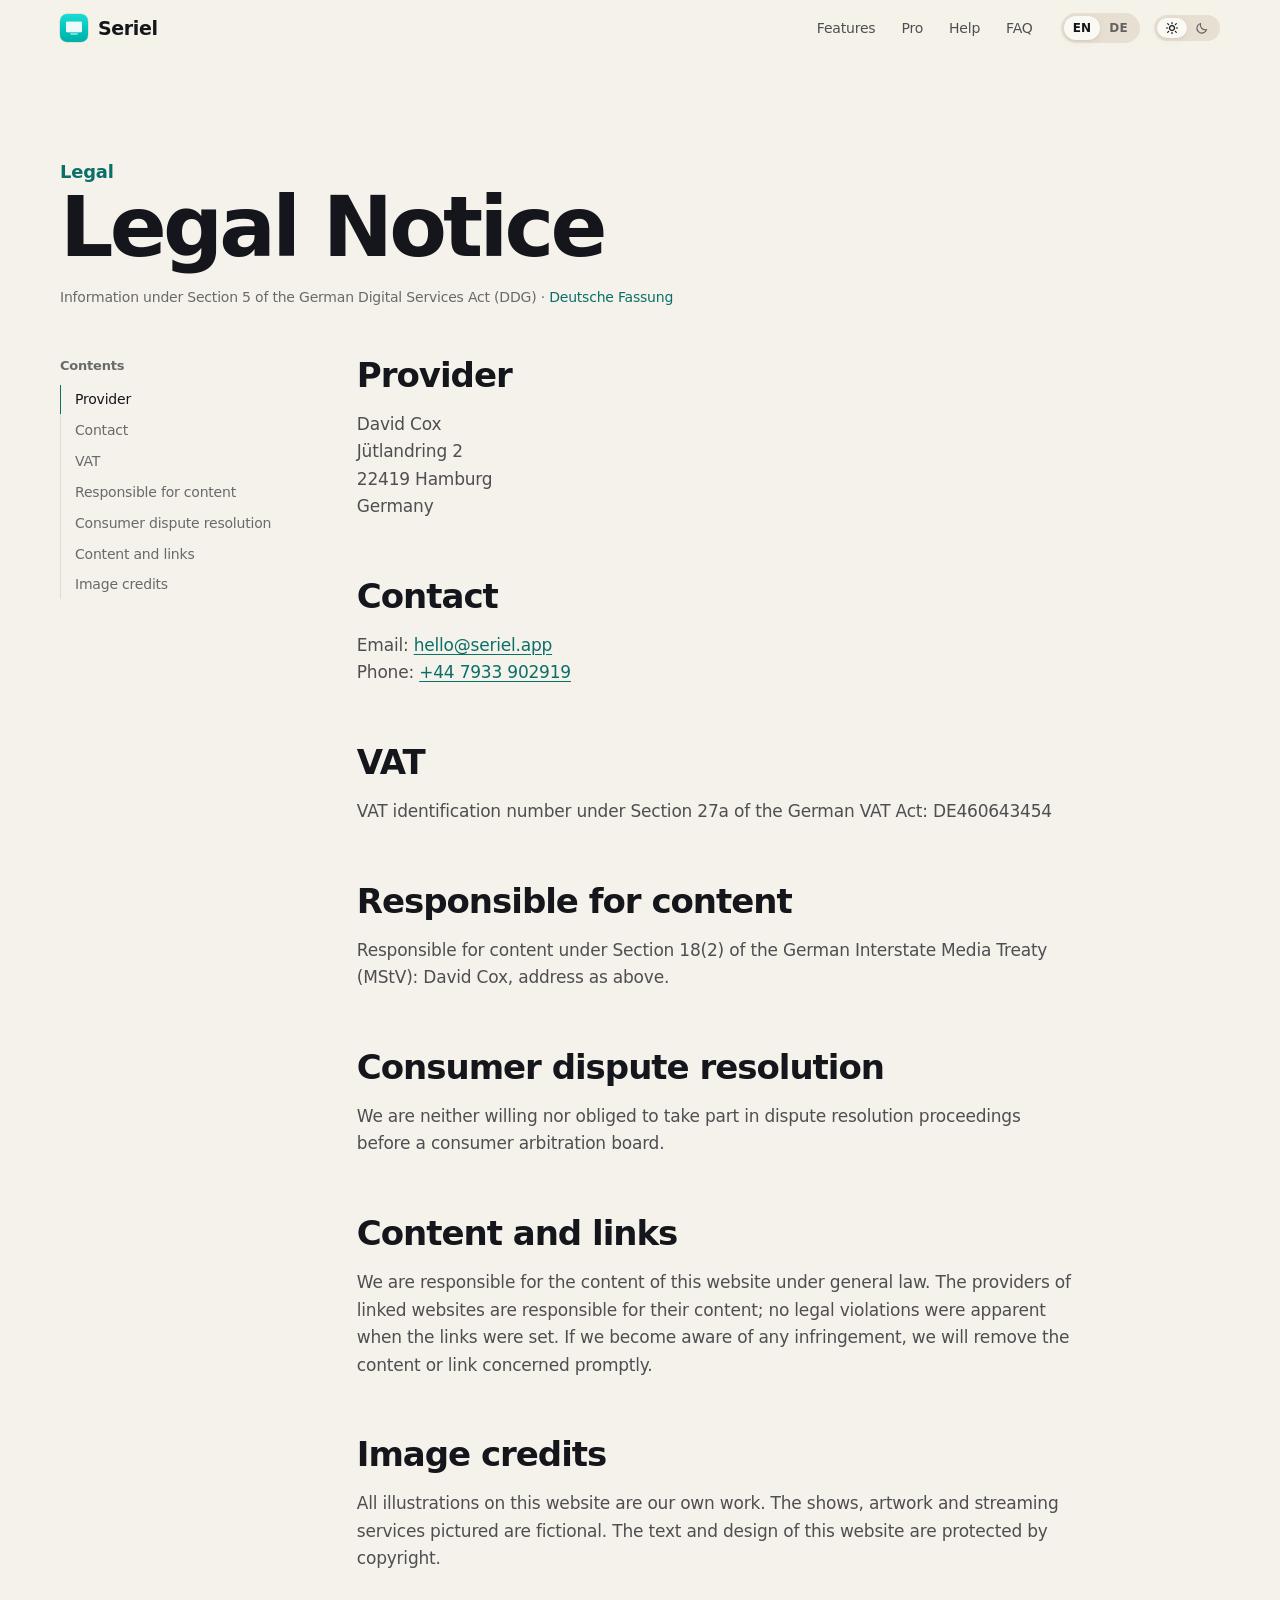
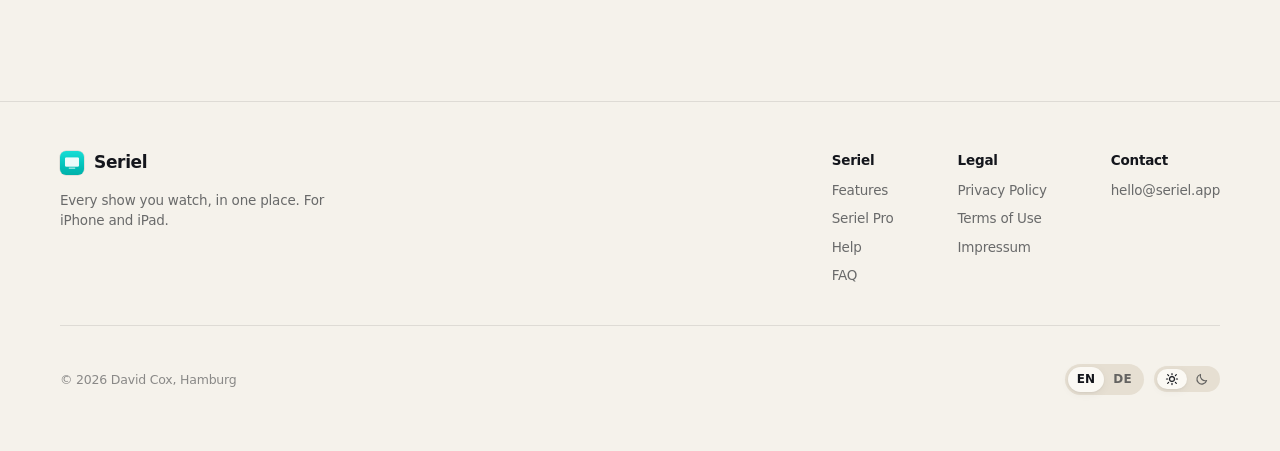
<file: impressum/index.html>
<!DOCTYPE html>
<html lang="de" data-lang="de"
      data-title-en="Legal Notice · Seriel"
      data-title-de="Impressum · Seriel">
<head>
    <meta charset="utf-8">
    <meta name="viewport" content="width=device-width, initial-scale=1, viewport-fit=cover">
    <title>Impressum · Seriel</title>
    <meta name="description" content="Impressum and legal notice for Seriel, provider information under § 5 DDG.">
    <link rel="canonical" href="https://seriel.app/impressum/">
    <meta name="theme-color" content="#F5F2EB" media="(prefers-color-scheme: light)">
    <meta name="theme-color" content="#0B0C10" media="(prefers-color-scheme: dark)">
    <link rel="icon" href="/favicon.ico" sizes="any">
    <link rel="icon" type="image/png" sizes="32x32" href="/images/favicon-32.png">
    <link rel="apple-touch-icon" href="/images/apple-touch-icon.png">
    <link rel="stylesheet" href="/css/site.css?v=20261117">
    <script>
        (function () {
            var d = document.documentElement, l = null;
            d.classList.add('js');
            try { var th = localStorage.getItem('seriel.theme'); if (th === 'light' || th === 'dark') d.setAttribute('data-theme', th); } catch (e) {}
            if (location.hash === '#de' || location.hash === '#en') l = location.hash.slice(1);
            if (!l) { try { l = localStorage.getItem('seriel.lang'); } catch (e) {} }
            if (l !== 'en' && l !== 'de') {
                l = ((navigator.languages && navigator.languages[0]) || navigator.language || 'de').toLowerCase().indexOf('de') === 0 ? 'de' : 'en';
            }
            d.setAttribute('data-lang', l); d.setAttribute('lang', l);
            var t = d.getAttribute('data-title-' + l); if (t) document.title = t;
        })();
    </script>
</head>
<body>

<a class="skip-link" href="#main"><span lang="en">Skip to content</span><span lang="de">Zum Inhalt</span></a>

<header class="nav">
  <div class="wrap nav-inner">
    <a class="brand" href="/" aria-label="Seriel">
      <img src="/images/app-icon-192.png" alt="" width="28" height="28">Seriel
    </a>
    <nav aria-label="Main">
      <ul class="nav-links">
        <li><a href="/#features"><span lang="en">Features</span><span lang="de">Funktionen</span></a></li>
        <li><a href="/#pro">Pro</a></li>
        <li><a href="/help/"><span lang="en">Help</span><span lang="de">Hilfe</span></a></li>
        <li><a href="/faq/">FAQ</a></li>
      </ul>
    </nav>
    <div class="nav-tools">
      <div class="lang" role="group" aria-label="Language / Sprache">
        <button type="button" data-lang-set="en" aria-pressed="false">EN</button>
        <button type="button" data-lang-set="de" aria-pressed="true">DE</button>
      </div>
      <div class="lang theme" role="group" aria-label="Appearance" data-label-en="Appearance" data-label-de="Darstellung">
        <button type="button" data-theme-set="light" aria-pressed="false" aria-label="Light" data-label-en="Light" data-label-de="Hell"><svg viewBox="0 0 24 24" fill="none" stroke="currentColor" stroke-width="2" stroke-linecap="round" aria-hidden="true"><circle cx="12" cy="12" r="4.2"/><path d="M12 2.5v2.2M12 19.3v2.2M4.6 4.6l1.6 1.6M17.8 17.8l1.6 1.6M2.5 12h2.2M19.3 12h2.2M4.6 19.4l1.6-1.6M17.8 6.2l1.6-1.6"/></svg></button>
        <button type="button" data-theme-set="dark" aria-pressed="false" aria-label="Dark" data-label-en="Dark" data-label-de="Dunkel"><svg viewBox="0 0 24 24" fill="none" stroke="currentColor" stroke-width="2" stroke-linejoin="round" aria-hidden="true"><path d="M19.8 14.6A8.4 8.4 0 0 1 9.4 4.2a8.4 8.4 0 1 0 10.4 10.4z"/></svg></button>
      </div>
      <button class="nav-menu-btn" type="button" aria-expanded="false" aria-controls="nav-sheet" data-label-en="Menu" data-label-de="Menü" aria-label="Menü"><span></span><span></span></button>
    </div>
  </div>
  <div class="nav-sheet" id="nav-sheet">
    <ul>
      <li><a href="/#features"><span lang="en">Features</span><span lang="de">Funktionen</span></a></li>
      <li><a href="/#pro">Seriel Pro</a></li>
      <li><a href="/help/"><span lang="en">Help</span><span lang="de">Hilfe</span></a></li>
      <li><a href="/faq/">FAQ</a></li>
    </ul>
    <div class="prefs">
      <div class="lang" role="group" aria-label="Language / Sprache">
      <button type="button" data-lang-set="en" aria-pressed="false">English</button>
      <button type="button" data-lang-set="de" aria-pressed="true">Deutsch</button>
    </div>
      <div class="lang theme" role="group" aria-label="Appearance" data-label-en="Appearance" data-label-de="Darstellung">
        <button type="button" data-theme-set="light" aria-pressed="false"><svg viewBox="0 0 24 24" fill="none" stroke="currentColor" stroke-width="2" stroke-linecap="round" aria-hidden="true"><circle cx="12" cy="12" r="4.2"/><path d="M12 2.5v2.2M12 19.3v2.2M4.6 4.6l1.6 1.6M17.8 17.8l1.6 1.6M2.5 12h2.2M19.3 12h2.2M4.6 19.4l1.6-1.6M17.8 6.2l1.6-1.6"/></svg><span lang="en">Light</span><span lang="de">Hell</span></button>
        <button type="button" data-theme-set="dark" aria-pressed="false"><svg viewBox="0 0 24 24" fill="none" stroke="currentColor" stroke-width="2" stroke-linejoin="round" aria-hidden="true"><path d="M19.8 14.6A8.4 8.4 0 0 1 9.4 4.2a8.4 8.4 0 1 0 10.4 10.4z"/></svg><span lang="en">Dark</span><span lang="de">Dunkel</span></button>
      </div>
    </div>
  </div>
</header>

<main id="main">

<div lang="de">
  <section class="doc-hero">
    <div class="wrap">
      <p class="eyebrow">Rechtliches</p>
      <h1 class="display">Impressum</h1>
      <p class="stamp">Angaben gemäß §&nbsp;5 Digitale-Dienste-Gesetz (DDG) · <a class="text-link" href="#en" data-lang-set="en">English version</a></p>
    </div>
  </section>
  <div class="wrap doc-layout">
    <nav class="toc" aria-label="Inhalt">
      <b>Inhalt</b>
      <ol>
        <li><a href="#de-anbieter">Anbieter</a></li>
        <li><a href="#de-kontakt">Kontakt</a></li>
        <li><a href="#de-ust">Umsatzsteuer</a></li>
        <li><a href="#de-verantwortlich">Verantwortlich für den Inhalt</a></li>
        <li><a href="#de-streit">Verbraucherstreitbeilegung</a></li>
        <li><a href="#de-links">Inhalte und Links</a></li>
        <li><a href="#de-bilder">Bildnachweise</a></li>
      </ol>
    </nav>

    <article class="prose">
      <section id="de-anbieter" data-toc-section>
        <h2>Anbieter</h2>
        <address>
          David Cox<br>
          Jütlandring 2<br>
          22419 Hamburg<br>
          Deutschland
        </address>
      </section>
      <section id="de-kontakt" data-toc-section>
        <h2>Kontakt</h2>
        <p>E-Mail: <a href="mailto:hello@seriel.app">hello@seriel.app</a><br>Telefon: <a href="tel:+447933902919">+44 7933 902919</a></p>
      </section>
      <section id="de-ust" data-toc-section>
        <h2>Umsatzsteuer</h2>
        <p>Umsatzsteuer-Identifikationsnummer gemäß §&nbsp;27a Umsatzsteuergesetz: DE460643454</p>
      </section>
      <section id="de-verantwortlich" data-toc-section>
        <h2>Verantwortlich für den Inhalt</h2>
        <p>Verantwortlich für den Inhalt nach §&nbsp;18 Abs.&nbsp;2 Medienstaatsvertrag (MStV): David Cox, Anschrift wie oben.</p>
      </section>
      <section id="de-streit" data-toc-section>
        <h2>Verbraucherstreitbeilegung</h2>
        <p>Wir sind nicht bereit und nicht verpflichtet, an Streitbeilegungsverfahren vor einer Verbraucherschlichtungsstelle teilzunehmen.</p>
      </section>
      <section id="de-links" data-toc-section>
        <h2>Inhalte und Links</h2>
        <p>Wir sind für die eigenen Inhalte dieser Website nach den allgemeinen Gesetzen verantwortlich. Für Inhalte verlinkter Websites ist der jeweilige Anbieter verantwortlich; zum Zeitpunkt der Verlinkung waren keine Rechtsverstöße erkennbar. Werden uns Rechtsverletzungen bekannt, entfernen wir die betroffenen Inhalte oder Links umgehend.</p>
      </section>
      <section id="de-bilder" data-toc-section>
        <h2>Bildnachweise</h2>
        <p>Alle Illustrationen auf dieser Website sind eigene Arbeiten. Die gezeigten Serien, Bilder und Streamingdienste sind frei erfunden. Texte und Gestaltung dieser Website sind urheberrechtlich geschützt.</p>
      </section>
    </article>
  </div>
</div>

<div lang="en">
  <section class="doc-hero">
    <div class="wrap">
      <p class="eyebrow">Legal</p>
      <h1 class="display">Legal Notice</h1>
      <p class="stamp">Information under Section&nbsp;5 of the German Digital Services Act (DDG) · <a class="text-link" href="#de" data-lang-set="de">Deutsche Fassung</a></p>
    </div>
  </section>
  <div class="wrap doc-layout">
    <nav class="toc" aria-label="Contents">
      <b>Contents</b>
      <ol>
        <li><a href="#en-provider">Provider</a></li>
        <li><a href="#en-contact">Contact</a></li>
        <li><a href="#en-vat">VAT</a></li>
        <li><a href="#en-responsible">Responsible for content</a></li>
        <li><a href="#en-disputes">Consumer dispute resolution</a></li>
        <li><a href="#en-links">Content and links</a></li>
        <li><a href="#en-images">Image credits</a></li>
      </ol>
    </nav>

    <article class="prose">
      <section id="en-provider" data-toc-section>
        <h2>Provider</h2>
        <address>
          David Cox<br>
          Jütlandring 2<br>
          22419 Hamburg<br>
          Germany
        </address>
      </section>
      <section id="en-contact" data-toc-section>
        <h2>Contact</h2>
        <p>Email: <a href="mailto:hello@seriel.app">hello@seriel.app</a><br>Phone: <a href="tel:+447933902919">+44 7933 902919</a></p>
      </section>
      <section id="en-vat" data-toc-section>
        <h2>VAT</h2>
        <p>VAT identification number under Section&nbsp;27a of the German VAT Act: DE460643454</p>
      </section>
      <section id="en-responsible" data-toc-section>
        <h2>Responsible for content</h2>
        <p>Responsible for content under Section&nbsp;18(2) of the German Interstate Media Treaty (MStV): David Cox, address as above.</p>
      </section>
      <section id="en-disputes" data-toc-section>
        <h2>Consumer dispute resolution</h2>
        <p>We are neither willing nor obliged to take part in dispute resolution proceedings before a consumer arbitration board.</p>
      </section>
      <section id="en-links" data-toc-section>
        <h2>Content and links</h2>
        <p>We are responsible for the content of this website under general law. The providers of linked websites are responsible for their content; no legal violations were apparent when the links were set. If we become aware of any infringement, we will remove the content or link concerned promptly.</p>
      </section>
      <section id="en-images" data-toc-section>
        <h2>Image credits</h2>
        <p>All illustrations on this website are our own work. The shows, artwork and streaming services pictured are fictional. The text and design of this website are protected by copyright.</p>
      </section>
    </article>
  </div>
</div>

</main>

<footer class="footer">
  <div class="wrap">
    <div class="footer-top">
      <div>
        <a class="brand" href="/"><img src="/images/app-icon-192.png" alt="" width="24" height="24">Seriel</a>
        <p style="margin-top:10px;max-width:22em"><span lang="en">Every show you watch, in one place. For iPhone and iPad.</span><span lang="de">Jede Serie, die du schaust, an einem Ort. Für iPhone und iPad.</span></p>
      </div>
      <div class="footer-cols">
        <div class="footer-col">
          <b>Seriel</b>
          <ul>
            <li><a href="/#features"><span lang="en">Features</span><span lang="de">Funktionen</span></a></li>
            <li><a href="/#pro">Seriel Pro</a></li>
            <li><a href="/help/"><span lang="en">Help</span><span lang="de">Hilfe</span></a></li>
            <li><a href="/faq/">FAQ</a></li>
          </ul>
        </div>
        <div class="footer-col">
          <b><span lang="en">Legal</span><span lang="de">Rechtliches</span></b>
          <ul>
            <li><a href="/privacy/"><span lang="en">Privacy Policy</span><span lang="de">Datenschutz</span></a></li>
            <li><a href="/terms/"><span lang="en">Terms of Use</span><span lang="de">Nutzungsbedingungen</span></a></li>
            <li><a href="/impressum/" aria-current="page">Impressum</a></li>
          </ul>
        </div>
        <div class="footer-col">
          <b><span lang="en">Contact</span><span lang="de">Kontakt</span></b>
          <ul><li><a href="mailto:hello@seriel.app">hello@seriel.app</a></li></ul>
        </div>
      </div>
    </div>
    <div class="footer-fine">
      <div class="footer-bottom">
        <span>&copy; <span data-date="year">2026</span> David Cox, Hamburg</span>
        <div class="prefs">
          <div class="lang" role="group" aria-label="Language / Sprache">
          <button type="button" data-lang-set="en" aria-pressed="false">EN</button>
          <button type="button" data-lang-set="de" aria-pressed="true">DE</button>
        </div>
          <div class="lang theme" role="group" aria-label="Appearance" data-label-en="Appearance" data-label-de="Darstellung">
            <button type="button" data-theme-set="light" aria-pressed="false" aria-label="Light" data-label-en="Light" data-label-de="Hell"><svg viewBox="0 0 24 24" fill="none" stroke="currentColor" stroke-width="2" stroke-linecap="round" aria-hidden="true"><circle cx="12" cy="12" r="4.2"/><path d="M12 2.5v2.2M12 19.3v2.2M4.6 4.6l1.6 1.6M17.8 17.8l1.6 1.6M2.5 12h2.2M19.3 12h2.2M4.6 19.4l1.6-1.6M17.8 6.2l1.6-1.6"/></svg></button>
            <button type="button" data-theme-set="dark" aria-pressed="false" aria-label="Dark" data-label-en="Dark" data-label-de="Dunkel"><svg viewBox="0 0 24 24" fill="none" stroke="currentColor" stroke-width="2" stroke-linejoin="round" aria-hidden="true"><path d="M19.8 14.6A8.4 8.4 0 0 1 9.4 4.2a8.4 8.4 0 1 0 10.4 10.4z"/></svg></button>
          </div>
        </div>
      </div>
    </div>
  </div>
</footer>

<script src="/js/site.js?v=20261117"></script>
</body>
</html>
</file>
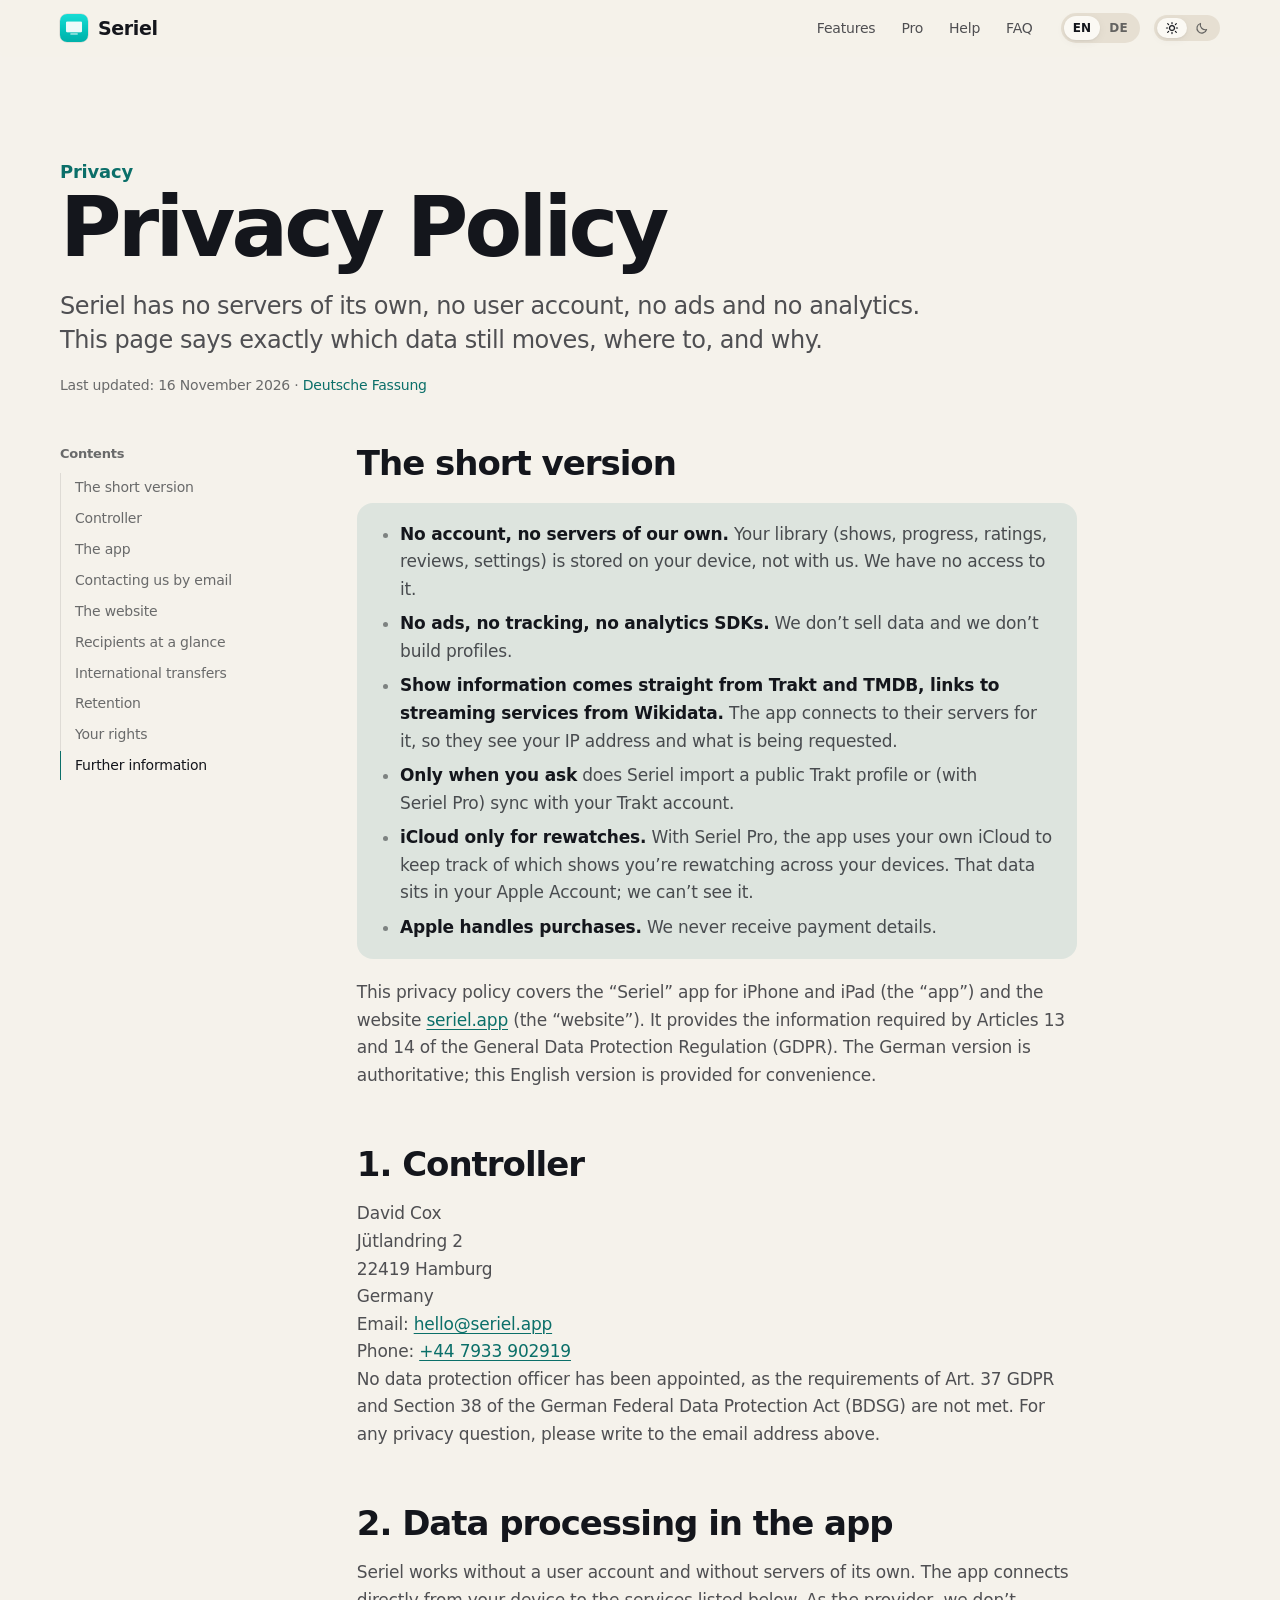
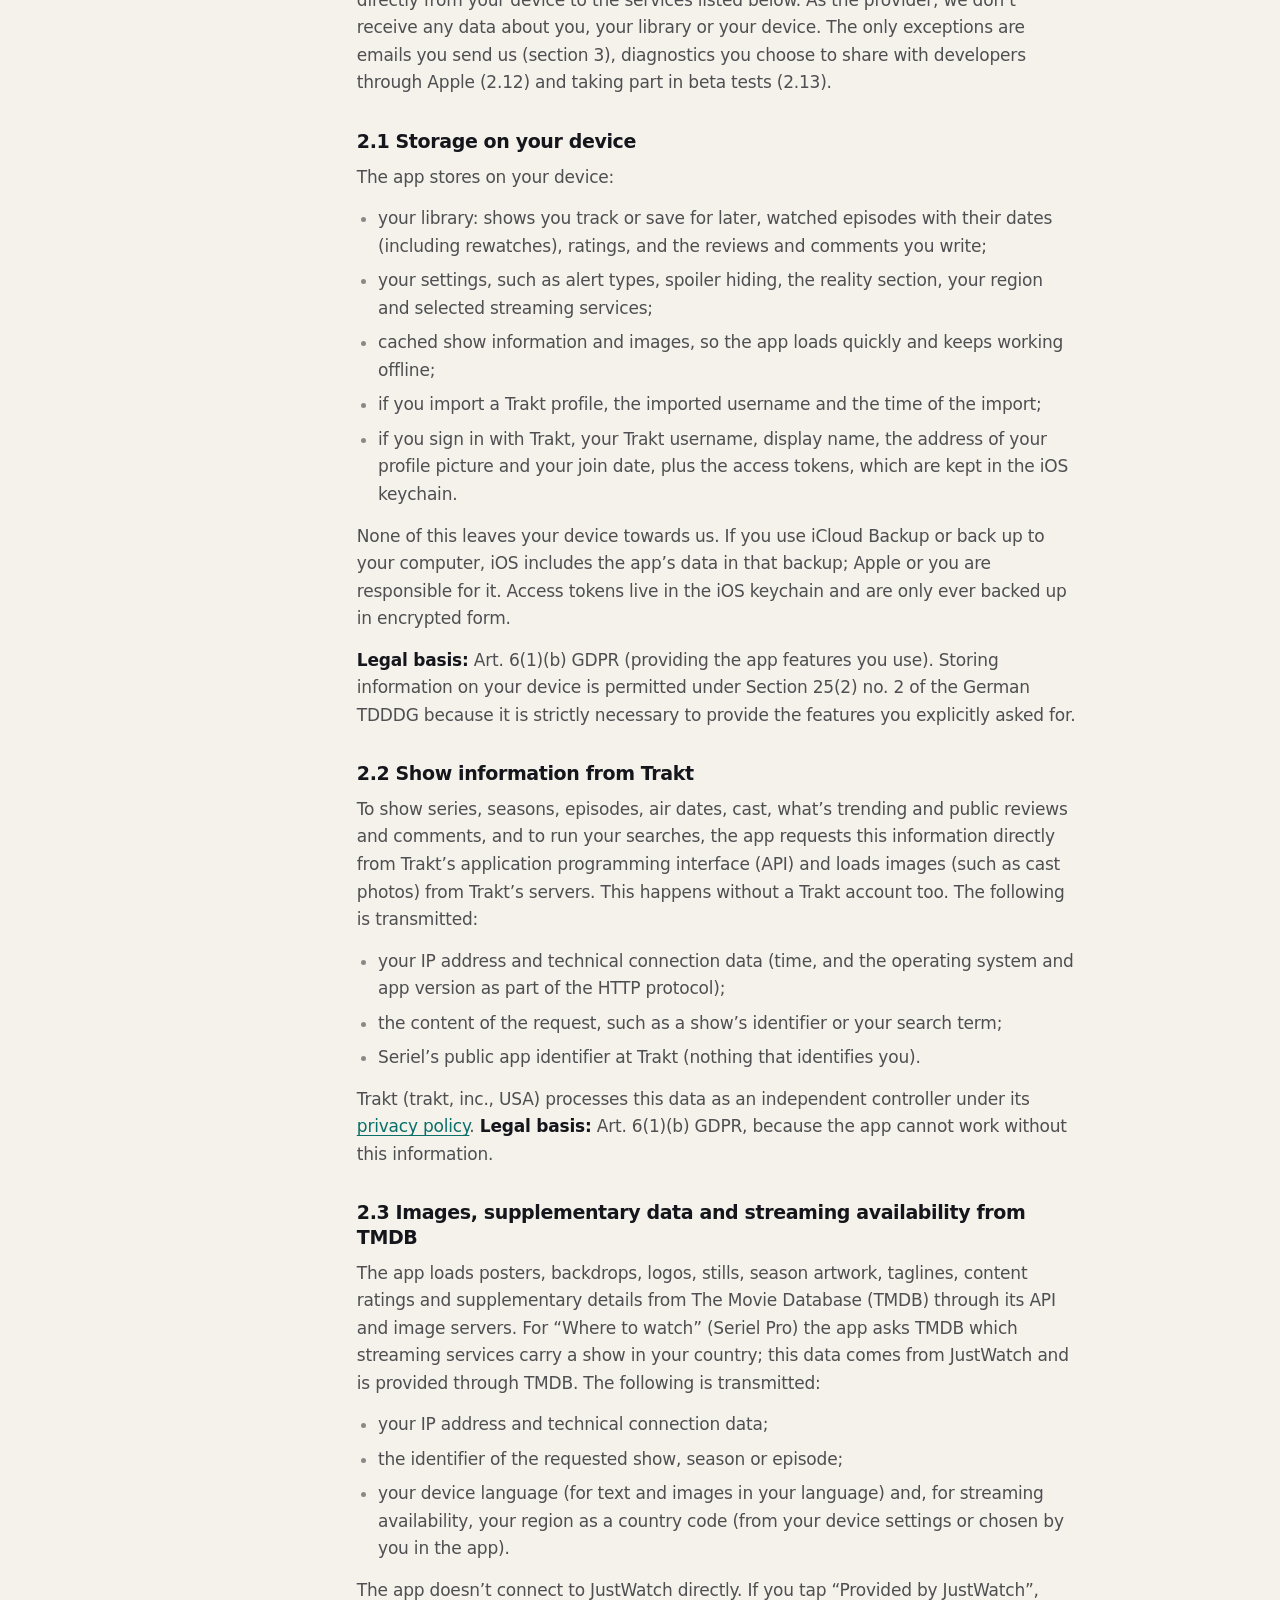
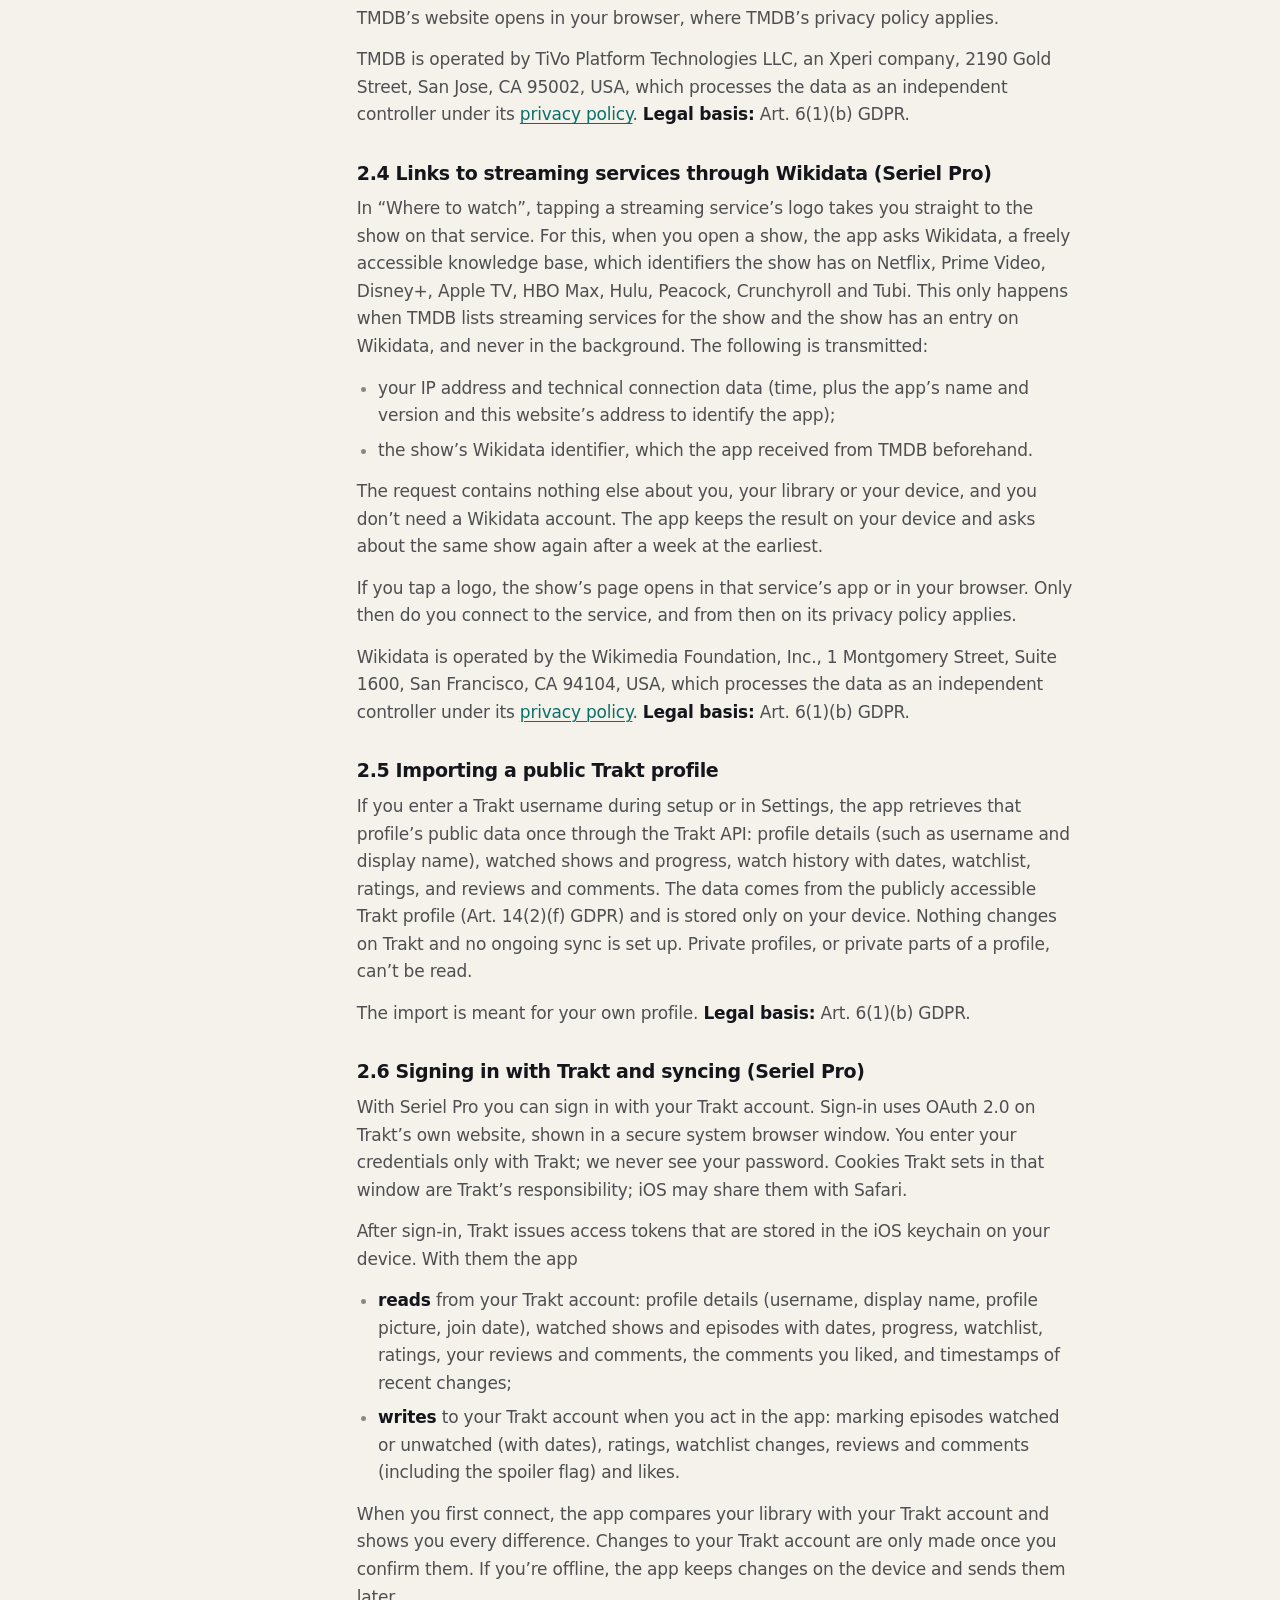
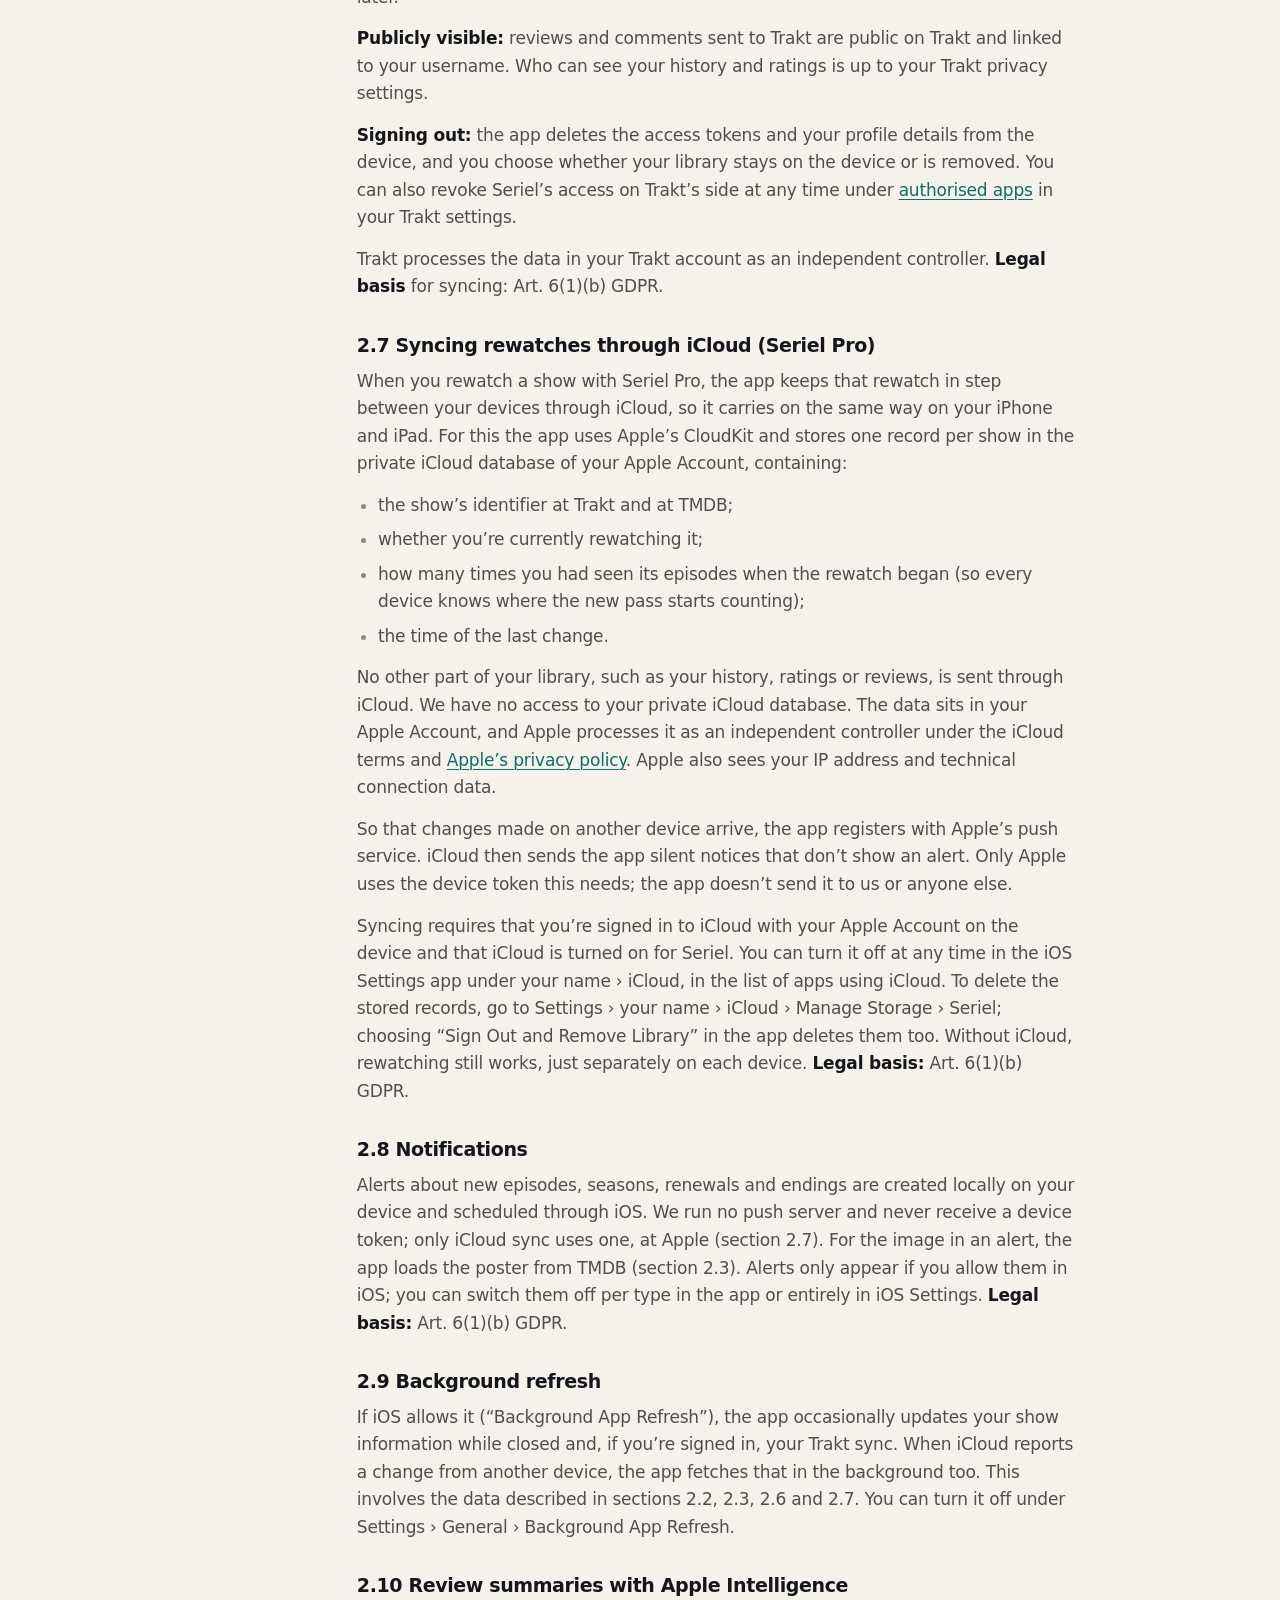
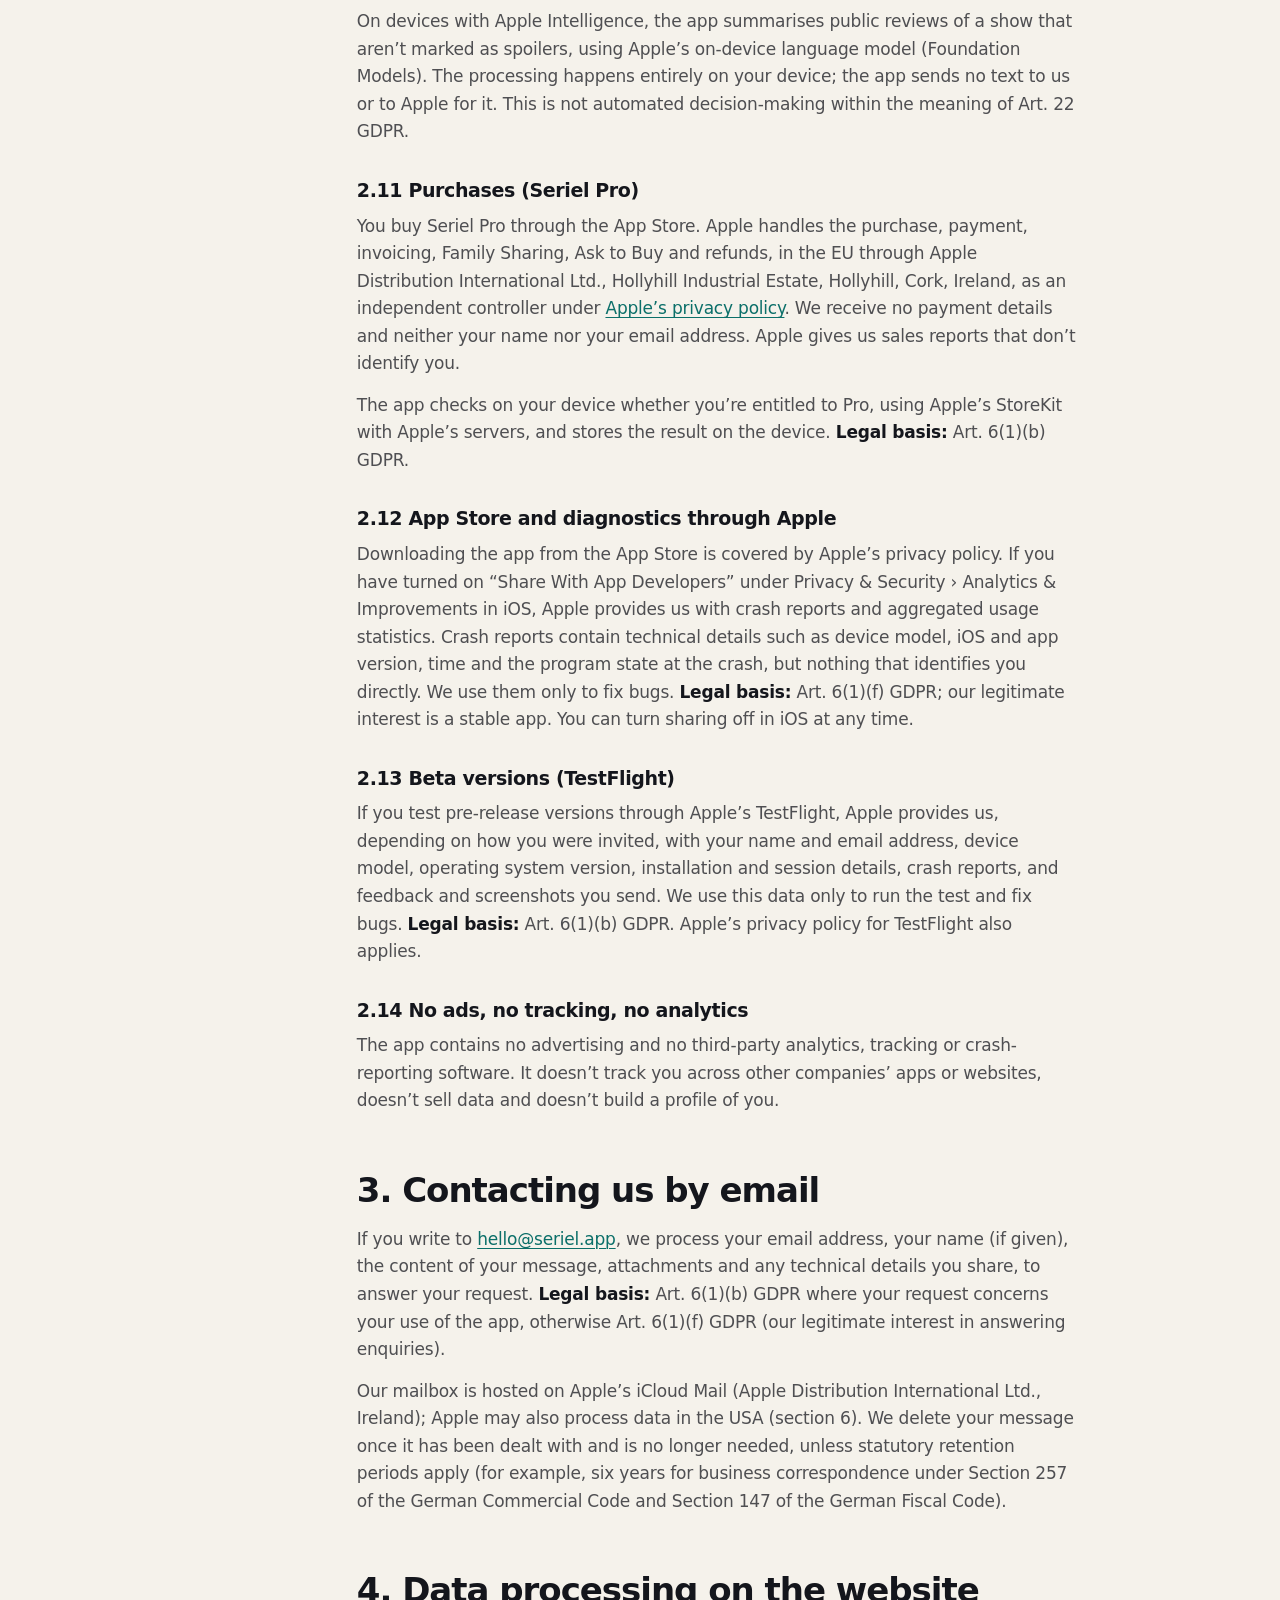
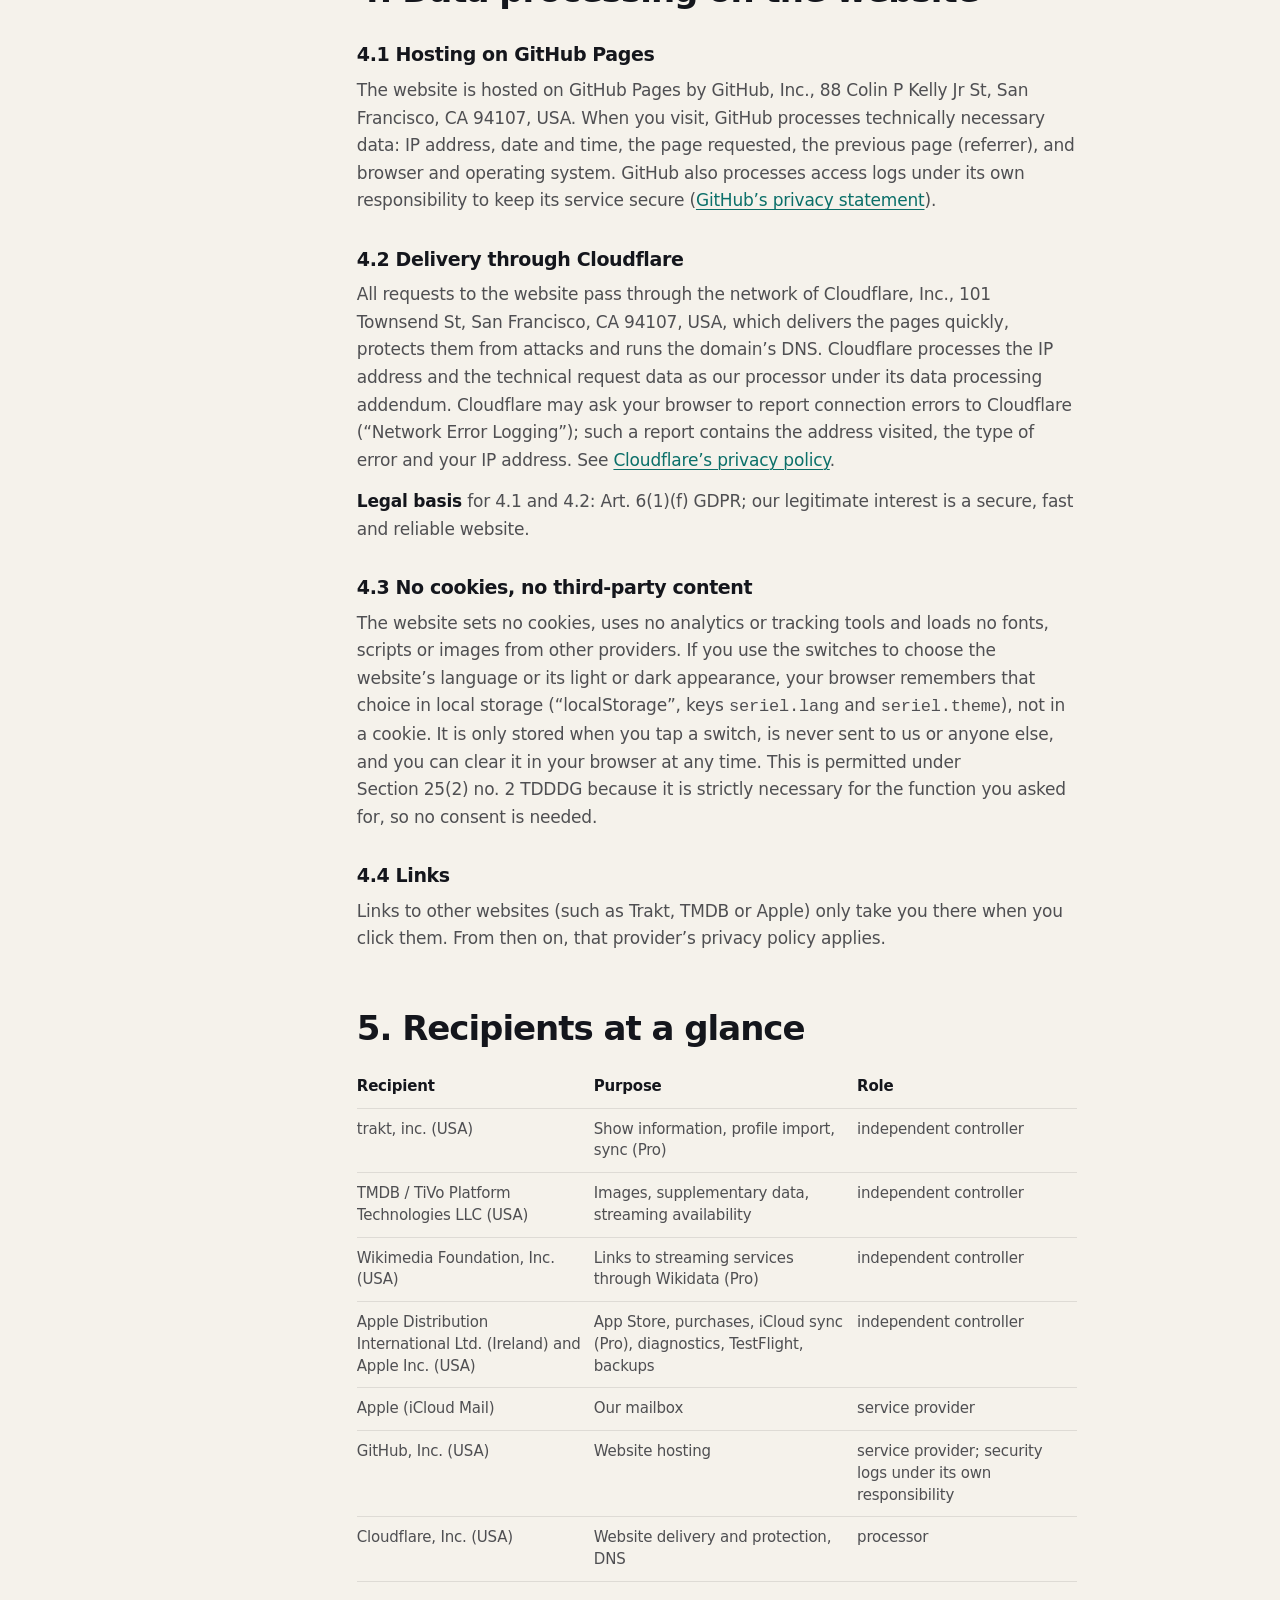
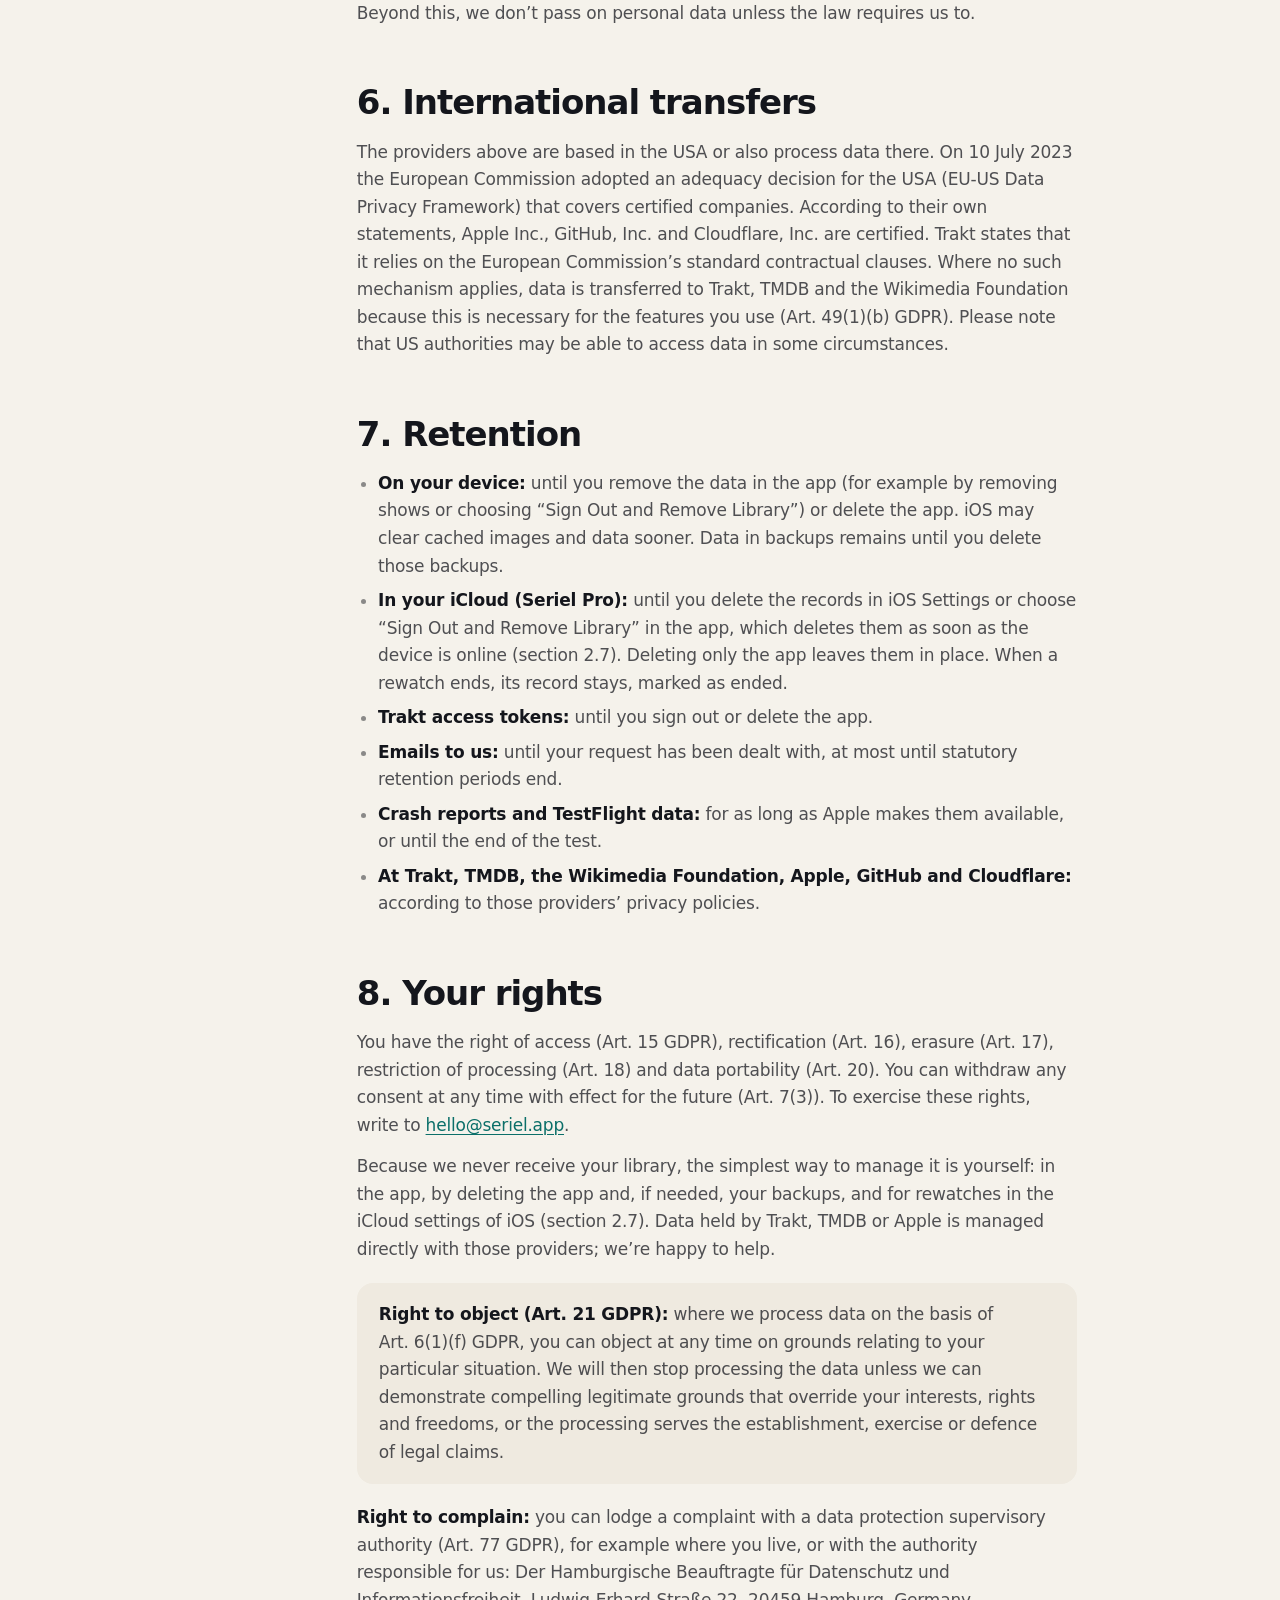
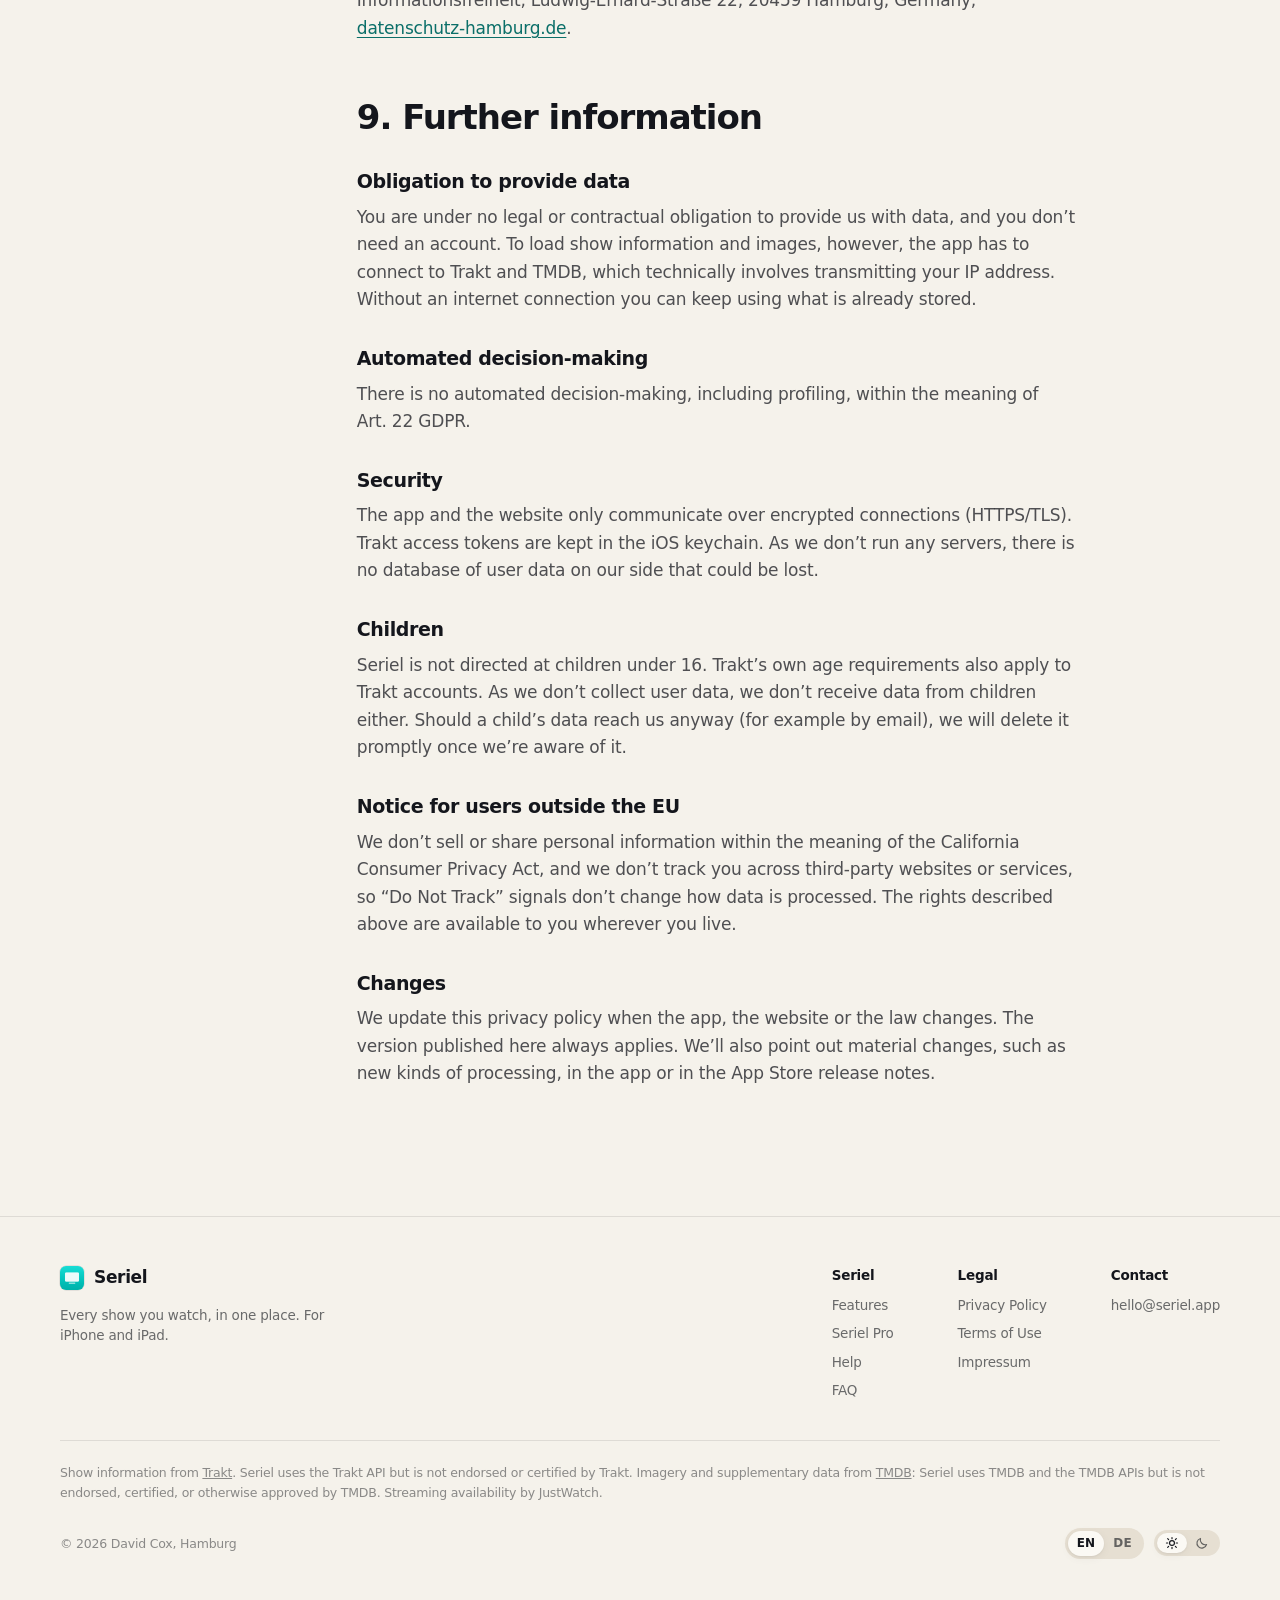
<file: privacy/index.html>
<!DOCTYPE html>
<html lang="de" data-lang="de"
      data-title-en="Privacy Policy · Seriel"
      data-title-de="Datenschutzerklärung · Seriel">
<head>
    <meta charset="utf-8">
    <meta name="viewport" content="width=device-width, initial-scale=1, viewport-fit=cover">
    <title>Datenschutzerklärung · Seriel</title>
    <meta name="description" content="How Seriel handles personal data in the iPhone and iPad app and on seriel.app. No servers of its own, no account, no ads, no tracking.">
    <link rel="canonical" href="https://seriel.app/privacy/">
    <meta name="theme-color" content="#F5F2EB" media="(prefers-color-scheme: light)">
    <meta name="theme-color" content="#0B0C10" media="(prefers-color-scheme: dark)">
    <link rel="icon" href="/favicon.ico" sizes="any">
    <link rel="icon" type="image/png" sizes="32x32" href="/images/favicon-32.png">
    <link rel="apple-touch-icon" href="/images/apple-touch-icon.png">
    <link rel="stylesheet" href="/css/site.css?v=20261117">
    <script>
        (function () {
            var d = document.documentElement, l = null;
            d.classList.add('js');
            try { var th = localStorage.getItem('seriel.theme'); if (th === 'light' || th === 'dark') d.setAttribute('data-theme', th); } catch (e) {}
            if (location.hash === '#de' || location.hash === '#en') l = location.hash.slice(1);
            if (!l) { try { l = localStorage.getItem('seriel.lang'); } catch (e) {} }
            if (l !== 'en' && l !== 'de') {
                l = ((navigator.languages && navigator.languages[0]) || navigator.language || 'de').toLowerCase().indexOf('de') === 0 ? 'de' : 'en';
            }
            d.setAttribute('data-lang', l); d.setAttribute('lang', l);
            var t = d.getAttribute('data-title-' + l); if (t) document.title = t;
        })();
    </script>
</head>
<body>

<a class="skip-link" href="#main"><span lang="en">Skip to content</span><span lang="de">Zum Inhalt</span></a>

<header class="nav">
  <div class="wrap nav-inner">
    <a class="brand" href="/" aria-label="Seriel">
      <img src="/images/app-icon-192.png" alt="" width="28" height="28">Seriel
    </a>
    <nav aria-label="Main">
      <ul class="nav-links">
        <li><a href="/#features"><span lang="en">Features</span><span lang="de">Funktionen</span></a></li>
        <li><a href="/#pro">Pro</a></li>
        <li><a href="/help/"><span lang="en">Help</span><span lang="de">Hilfe</span></a></li>
        <li><a href="/faq/">FAQ</a></li>
      </ul>
    </nav>
    <div class="nav-tools">
      <div class="lang" role="group" aria-label="Language / Sprache">
        <button type="button" data-lang-set="en" aria-pressed="false">EN</button>
        <button type="button" data-lang-set="de" aria-pressed="true">DE</button>
      </div>
      <div class="lang theme" role="group" aria-label="Appearance" data-label-en="Appearance" data-label-de="Darstellung">
        <button type="button" data-theme-set="light" aria-pressed="false" aria-label="Light" data-label-en="Light" data-label-de="Hell"><svg viewBox="0 0 24 24" fill="none" stroke="currentColor" stroke-width="2" stroke-linecap="round" aria-hidden="true"><circle cx="12" cy="12" r="4.2"/><path d="M12 2.5v2.2M12 19.3v2.2M4.6 4.6l1.6 1.6M17.8 17.8l1.6 1.6M2.5 12h2.2M19.3 12h2.2M4.6 19.4l1.6-1.6M17.8 6.2l1.6-1.6"/></svg></button>
        <button type="button" data-theme-set="dark" aria-pressed="false" aria-label="Dark" data-label-en="Dark" data-label-de="Dunkel"><svg viewBox="0 0 24 24" fill="none" stroke="currentColor" stroke-width="2" stroke-linejoin="round" aria-hidden="true"><path d="M19.8 14.6A8.4 8.4 0 0 1 9.4 4.2a8.4 8.4 0 1 0 10.4 10.4z"/></svg></button>
      </div>
      <button class="nav-menu-btn" type="button" aria-expanded="false" aria-controls="nav-sheet" data-label-en="Menu" data-label-de="Menü" aria-label="Menü"><span></span><span></span></button>
    </div>
  </div>
  <div class="nav-sheet" id="nav-sheet">
    <ul>
      <li><a href="/#features"><span lang="en">Features</span><span lang="de">Funktionen</span></a></li>
      <li><a href="/#pro">Seriel Pro</a></li>
      <li><a href="/help/"><span lang="en">Help</span><span lang="de">Hilfe</span></a></li>
      <li><a href="/faq/">FAQ</a></li>
    </ul>
    <div class="prefs">
      <div class="lang" role="group" aria-label="Language / Sprache">
      <button type="button" data-lang-set="en" aria-pressed="false">English</button>
      <button type="button" data-lang-set="de" aria-pressed="true">Deutsch</button>
    </div>
      <div class="lang theme" role="group" aria-label="Appearance" data-label-en="Appearance" data-label-de="Darstellung">
        <button type="button" data-theme-set="light" aria-pressed="false"><svg viewBox="0 0 24 24" fill="none" stroke="currentColor" stroke-width="2" stroke-linecap="round" aria-hidden="true"><circle cx="12" cy="12" r="4.2"/><path d="M12 2.5v2.2M12 19.3v2.2M4.6 4.6l1.6 1.6M17.8 17.8l1.6 1.6M2.5 12h2.2M19.3 12h2.2M4.6 19.4l1.6-1.6M17.8 6.2l1.6-1.6"/></svg><span lang="en">Light</span><span lang="de">Hell</span></button>
        <button type="button" data-theme-set="dark" aria-pressed="false"><svg viewBox="0 0 24 24" fill="none" stroke="currentColor" stroke-width="2" stroke-linejoin="round" aria-hidden="true"><path d="M19.8 14.6A8.4 8.4 0 0 1 9.4 4.2a8.4 8.4 0 1 0 10.4 10.4z"/></svg><span lang="en">Dark</span><span lang="de">Dunkel</span></button>
      </div>
    </div>
  </div>
</header>

<main id="main">

<!-- =================================================================== -->
<!-- DEUTSCH                                                              -->
<!-- =================================================================== -->
<div lang="de">
  <section class="doc-hero">
    <div class="wrap">
      <p class="eyebrow">Datenschutz</p>
      <h1 class="display">Datenschutz&shy;erklärung</h1>
      <p class="lead">Seriel hat keine eigenen Server, kein Nutzerkonto, keine Werbung und keine Analyse-Tools. Hier steht genau, welche Daten trotzdem fließen, wohin und warum.</p>
      <p class="stamp">Stand: 16. November 2026 · <a class="text-link" href="#en" data-lang-set="en">English version</a></p>
    </div>
  </section>

  <div class="wrap doc-layout">
    <nav class="toc" aria-label="Inhalt">
      <b>Inhalt</b>
      <ol>
        <li><a href="#de-kurz">Das Wichtigste in Kürze</a></li>
        <li><a href="#de-verantwortlicher">Verantwortlicher</a></li>
        <li><a href="#de-app">Die App</a></li>
        <li><a href="#de-kontakt">Kontakt per E-Mail</a></li>
        <li><a href="#de-website">Die Website</a></li>
        <li><a href="#de-empfaenger">Empfänger im Überblick</a></li>
        <li><a href="#de-drittland">Drittländer</a></li>
        <li><a href="#de-speicherdauer">Speicherdauer</a></li>
        <li><a href="#de-rechte">Deine Rechte</a></li>
        <li><a href="#de-weiteres">Weitere Hinweise</a></li>
      </ol>
    </nav>

    <article class="prose">
      <section id="de-kurz" data-toc-section>
        <h2>Das Wichtigste in Kürze</h2>
        <div class="box emph">
          <ul>
            <li><strong>Kein Konto, keine eigenen Server.</strong> Deine Bibliothek (Serien, Fortschritt, Bewertungen, Rezensionen, Einstellungen) wird auf deinem Gerät gespeichert, nicht bei uns. Wir haben keinen Zugriff darauf.</li>
            <li><strong>Keine Werbung, kein Tracking, keine Analyse-SDKs.</strong> Wir verkaufen keine Daten und erstellen keine Profile.</li>
            <li><strong>Serieninformationen kommen direkt von Trakt und TMDB, Links zu Streamingdiensten von Wikidata.</strong> Dafür verbindet sich die App mit deren Servern; diese erfahren dabei deine IP-Adresse und welche Inhalte abgerufen werden.</li>
            <li><strong>Nur auf deine Veranlassung</strong> importiert Seriel ein öffentliches Trakt-Profil oder synchronisiert (mit Seriel&nbsp;Pro) mit deinem Trakt-Konto.</li>
            <li><strong>iCloud nur für das erneute Ansehen.</strong> Mit Seriel&nbsp;Pro gleicht die App über deine eigene iCloud ab, welche Serien du gerade erneut siehst. Diese Daten liegen in deinem Apple Account; wir sehen sie nicht.</li>
            <li><strong>Käufe wickelt Apple ab.</strong> Wir erhalten keine Zahlungsdaten.</li>
          </ul>
        </div>
        <p>Diese Datenschutzerklärung gilt für die App &bdquo;Seriel&ldquo; für iPhone und iPad (die &bdquo;App&ldquo;) und die Website <a href="https://seriel.app">seriel.app</a> (die &bdquo;Website&ldquo;). Sie informiert dich nach Art.&nbsp;13 und 14 der Datenschutz-Grundverordnung (DSGVO).</p>
      </section>

      <section id="de-verantwortlicher" data-toc-section>
        <h2>1. Verantwortlicher</h2>
        <address>
          David Cox<br>
          Jütlandring 2<br>
          22419 Hamburg<br>
          Deutschland<br>
          E-Mail: <a href="mailto:hello@seriel.app">hello@seriel.app</a><br>
          Telefon: <a href="tel:+447933902919">+44 7933 902919</a>
        </address>
        <p>Ein Datenschutzbeauftragter ist nicht benannt, weil die Voraussetzungen des Art.&nbsp;37 DSGVO und des §&nbsp;38 BDSG nicht vorliegen. Für alle Fragen zum Datenschutz erreichst du uns unter der oben genannten E-Mail-Adresse.</p>
      </section>

      <section id="de-app" data-toc-section>
        <h2>2. Datenverarbeitung in der App</h2>
        <p>Seriel funktioniert ohne Nutzerkonto und ohne eigene Server. Die App verbindet sich direkt von deinem Gerät aus mit den unten genannten Diensten. Wir als Anbieter erhalten dabei keine Daten über dich, deine Bibliothek oder dein Gerät. Ausnahmen sind nur E-Mails, die du uns schickst (Abschnitt&nbsp;3), Diagnosedaten, die du über Apple mit Entwicklern teilst (2.12), und die Teilnahme an Testversionen (2.13).</p>

        <h3 id="de-lokal">2.1 Speicherung auf deinem Gerät</h3>
        <p>Die App speichert auf deinem Gerät:</p>
        <ul>
          <li>deine Bibliothek: Serien, die du verfolgst oder dir merkst, gesehene Folgen mit Datum (auch erneutes Ansehen), Bewertungen sowie Rezensionen und Kommentare, die du schreibst;</li>
          <li>deine Einstellungen, z.&nbsp;B. Mitteilungsarten, Spoilerschutz, Reality-Bereich, Region und ausgewählte Streamingdienste;</li>
          <li>zwischengespeicherte Serieninformationen und Bilder, damit die App schnell lädt und offline nutzbar bleibt;</li>
          <li>beim Import eines Trakt-Profils den importierten Benutzernamen und den Zeitpunkt des Imports;</li>
          <li>bei Anmeldung mit Trakt deinen Trakt-Benutzernamen, Anzeigenamen, die Adresse deines Profilbilds und dein Beitrittsdatum sowie die Zugangsschlüssel (Tokens), die im iOS-Schlüsselbund gespeichert werden.</li>
        </ul>
        <p>Diese Daten verlassen dein Gerät nicht an uns. Wenn du ein iCloud-Backup oder ein Backup auf deinem Computer nutzt, nimmt iOS die Daten der App in dieses Backup auf; dafür ist Apple bzw. bist du selbst verantwortlich. Die Zugangsschlüssel liegen im iOS-Schlüsselbund und werden nur verschlüsselt gesichert.</p>
        <p><strong>Rechtsgrundlage</strong> ist Art.&nbsp;6 Abs.&nbsp;1 lit.&nbsp;b DSGVO (Bereitstellung der von dir genutzten App-Funktionen). Die Speicherung auf deinem Endgerät ist nach §&nbsp;25 Abs.&nbsp;2 Nr.&nbsp;2 TDDDG zulässig, weil sie unbedingt erforderlich ist, um die von dir ausdrücklich gewünschten Funktionen bereitzustellen.</p>

        <h3 id="de-trakt-katalog">2.2 Serieninformationen von Trakt</h3>
        <p>Um Serien, Staffeln, Folgen, Sendetermine, Besetzung, Trends sowie öffentliche Rezensionen und Kommentare anzuzeigen und deine Suche auszuführen, ruft die App diese Informationen direkt über die Programmierschnittstelle (API) von Trakt ab und lädt Bilder (z.&nbsp;B. Porträts) von den Servern von Trakt. Das geschieht auch ohne Trakt-Konto. Dabei werden übermittelt:</p>
        <ul>
          <li>deine IP-Adresse und technische Verbindungsdaten (Zeitpunkt, Betriebssystemversion und App-Version im Rahmen des HTTP-Protokolls);</li>
          <li>der Inhalt der Anfrage, z.&nbsp;B. die Kennung einer Serie oder dein Suchbegriff;</li>
          <li>die öffentliche Kennung der App Seriel bei Trakt (kein Merkmal, das dich identifiziert).</li>
        </ul>
        <p>Trakt (trakt, inc., USA) verarbeitet diese Daten als eigenständiger Verantwortlicher nach seiner <a href="https://trakt.tv/privacy" rel="noopener">Datenschutzerklärung</a>. <strong>Rechtsgrundlage</strong> für die Abfrage ist Art.&nbsp;6 Abs.&nbsp;1 lit.&nbsp;b DSGVO, weil die App ohne diese Informationen nicht funktioniert.</p>

        <h3 id="de-tmdb">2.3 Bilder, ergänzende Daten und Streaming-Verfügbarkeit von TMDB</h3>
        <p>Poster, Hintergrundbilder, Logos, Szenenbilder, Staffelbilder, Taglines, Altersfreigaben und ergänzende Angaben lädt die App von The Movie Database (TMDB) über deren API und Bildserver. Für die Funktion &bdquo;Where to watch&ldquo; (Seriel&nbsp;Pro) fragt die App bei TMDB ab, bei welchen Streamingdiensten eine Serie in deinem Land verfügbar ist; diese Daten stammen von JustWatch und werden uns über TMDB bereitgestellt. Dabei werden übermittelt:</p>
        <ul>
          <li>deine IP-Adresse und technische Verbindungsdaten;</li>
          <li>die Kennung der abgefragten Serie, Staffel oder Folge;</li>
          <li>die Sprache deines Geräts (für Texte und Bilder in deiner Sprache) und für die Streaming-Verfügbarkeit deine Region als Ländercode (aus den Geräteeinstellungen oder von dir in der App gewählt).</li>
        </ul>
        <p>Mit JustWatch verbindet sich die App nicht direkt. Tippst du auf &bdquo;Provided by JustWatch&ldquo;, öffnet sich die Website von TMDB in deinem Browser; dort gilt die Datenschutzerklärung von TMDB.</p>
        <p>TMDB wird von TiVo Platform Technologies LLC, einem Unternehmen der Xperi-Gruppe, 2190 Gold Street, San Jose, CA 95002, USA, betrieben. TMDB verarbeitet die Daten als eigenständiger Verantwortlicher nach seiner <a href="https://www.themoviedb.org/privacy-policy" rel="noopener">Datenschutzerklärung</a>. <strong>Rechtsgrundlage</strong> ist Art.&nbsp;6 Abs.&nbsp;1 lit.&nbsp;b DSGVO.</p>

        <h3 id="de-wikidata">2.4 Links zu Streamingdiensten über Wikidata (Seriel Pro)</h3>
        <p>Bei &bdquo;Where to watch&ldquo; führt ein Tipp auf das Logo eines Streamingdienstes direkt zur Serie bei diesem Dienst. Dafür fragt die App, wenn du eine Serie öffnest, bei Wikidata, einer frei zugänglichen Wissensdatenbank, ab, unter welcher Kennung die Serie bei Netflix, Prime Video, Disney+, Apple TV, HBO Max, Hulu, Peacock, Crunchyroll und Tubi geführt wird. Das geschieht nur, wenn TMDB für die Serie Streamingdienste nennt und die Serie bei Wikidata erfasst ist, und nie im Hintergrund. Dabei werden übermittelt:</p>
        <ul>
          <li>deine IP-Adresse und technische Verbindungsdaten (Zeitpunkt sowie Name und Version der App und die Adresse dieser Website als Absenderkennung);</li>
          <li>die Kennung der Serie bei Wikidata, die die App zuvor von TMDB erhalten hat.</li>
        </ul>
        <p>Weitere Angaben über dich, deine Bibliothek oder dein Gerät enthält die Anfrage nicht, und ein Konto bei Wikidata brauchst du nicht. Die App merkt sich das Ergebnis auf deinem Gerät und fragt dieselbe Serie frühestens nach einer Woche erneut ab.</p>
        <p>Tippst du auf ein Logo, öffnet sich die Seite der Serie in der App des Dienstes oder in deinem Browser. Erst dann verbindest du dich mit dem Dienst; ab dann gilt dessen Datenschutzerklärung.</p>
        <p>Wikidata wird von der Wikimedia Foundation, Inc., 1 Montgomery Street, Suite 1600, San Francisco, CA 94104, USA, betrieben. Sie verarbeitet die Daten als eigenständiger Verantwortlicher nach ihrer <a href="https://foundation.wikimedia.org/wiki/Policy:Privacy_policy/de" rel="noopener">Datenschutzerklärung</a>. <strong>Rechtsgrundlage</strong> ist Art.&nbsp;6 Abs.&nbsp;1 lit.&nbsp;b DSGVO.</p>

        <h3 id="de-import">2.5 Import eines öffentlichen Trakt-Profils</h3>
        <p>Gibst du bei der Einrichtung oder in den Einstellungen einen Trakt-Benutzernamen ein, ruft die App einmalig die öffentlichen Daten dieses Profils über die Trakt-API ab: Profilangaben (z.&nbsp;B. Benutzername und Anzeigename), gesehene Serien und Fortschritt, den Verlauf mit Datum, die Merkliste, Bewertungen sowie Rezensionen und Kommentare. Die Daten stammen aus dem öffentlich zugänglichen Trakt-Profil (Art.&nbsp;14 Abs.&nbsp;2 lit.&nbsp;f DSGVO) und werden nur auf deinem Gerät gespeichert. Auf Trakt ändert sich dabei nichts, und es entsteht keine laufende Synchronisierung. Private Profile oder Profilteile können nicht gelesen werden.</p>
        <p>Der Import ist für dein eigenes Profil gedacht. <strong>Rechtsgrundlage</strong> ist Art.&nbsp;6 Abs.&nbsp;1 lit.&nbsp;b DSGVO.</p>

        <h3 id="de-sync">2.6 Anmeldung bei Trakt und Synchronisierung (Seriel Pro)</h3>
        <p>Mit Seriel&nbsp;Pro kannst du dich mit deinem Trakt-Konto anmelden. Die Anmeldung erfolgt über das Verfahren OAuth&nbsp;2.0 auf der Website von Trakt, die in einem sicheren Browserfenster des Systems angezeigt wird. Deine Zugangsdaten gibst du nur bei Trakt ein; wir sehen dein Passwort nie. Cookies, die Trakt in diesem Fenster setzt, verantwortet Trakt; iOS kann sie mit Safari teilen.</p>
        <p>Nach der Anmeldung stellt Trakt Zugangsschlüssel aus, die im iOS-Schlüsselbund auf deinem Gerät gespeichert werden. Mit ihnen</p>
        <ul>
          <li><strong>liest</strong> die App aus deinem Trakt-Konto: Profilangaben (Benutzername, Anzeigename, Profilbild, Beitrittsdatum), gesehene Serien und Folgen mit Datum, Fortschritt, Merkliste, Bewertungen, deine Rezensionen und Kommentare, die Kommentare, die dir gefallen, sowie Zeitstempel der letzten Änderungen;</li>
          <li><strong>schreibt</strong> die App in dein Trakt-Konto, wenn du in der App etwas tust: Folgen als gesehen oder nicht gesehen markieren (mit Datum), Bewertungen, Änderungen der Merkliste, Rezensionen und Kommentare (einschließlich Spoiler-Hinweis) sowie &bdquo;Gefällt mir&ldquo;-Angaben.</li>
        </ul>
        <p>Beim ersten Verbinden vergleicht die App deine Bibliothek mit deinem Trakt-Konto und zeigt dir jeden Unterschied. Änderungen an deinem Trakt-Konto werden erst ausgeführt, wenn du sie bestätigst. Bist du offline, merkt sich die App Änderungen auf dem Gerät und überträgt sie später.</p>
        <p><strong>Öffentlich sichtbar:</strong> Rezensionen und Kommentare, die an Trakt übertragen werden, sind auf Trakt öffentlich und mit deinem Benutzernamen verbunden. Wer deinen Verlauf und deine Bewertungen sehen kann, bestimmst du in den Privatsphäre-Einstellungen von Trakt.</p>
        <p><strong>Abmelden:</strong> Beim Abmelden löscht die App die Zugangsschlüssel und deine Profilangaben auf dem Gerät. Du entscheidest, ob deine Bibliothek auf dem Gerät bleibt oder entfernt wird. Die Freigabe für Seriel auf Seiten von Trakt kannst du zusätzlich jederzeit in deinen Trakt-Einstellungen unter den <a href="https://trakt.tv/oauth/authorized_applications" rel="noopener">autorisierten Apps</a> widerrufen.</p>
        <p>Die Daten in deinem Trakt-Konto verarbeitet Trakt als eigenständiger Verantwortlicher. <strong>Rechtsgrundlage</strong> für die Synchronisierung ist Art.&nbsp;6 Abs.&nbsp;1 lit.&nbsp;b DSGVO.</p>

        <h3 id="de-icloud">2.7 Erneutes Ansehen über iCloud abgleichen (Seriel Pro)</h3>
        <p>Siehst du eine Serie mit Seriel&nbsp;Pro erneut, gleicht die App diesen Durchgang über iCloud zwischen deinen Geräten ab, damit er auf iPhone und iPad gleich weiterläuft. Dafür nutzt die App CloudKit von Apple und speichert in der privaten iCloud-Datenbank deines Apple Accounts je Serie einen Eintrag mit:</p>
        <ul>
          <li>der Kennung der Serie bei Trakt und bei TMDB;</li>
          <li>der Angabe, ob du die Serie gerade erneut siehst;</li>
          <li>wie oft du ihre Folgen zu Beginn des Durchgangs schon gesehen hattest (damit jedes Gerät weiß, ab wann der neue Durchgang zählt);</li>
          <li>dem Zeitpunkt der letzten Änderung.</li>
        </ul>
        <p>Andere Daten deiner Bibliothek, etwa Verlauf, Bewertungen oder Rezensionen, werden nicht über iCloud übertragen. Auf deine private iCloud-Datenbank haben wir keinen Zugriff. Die Daten liegen in deinem Apple Account; Apple verarbeitet sie als eigenständiger Verantwortlicher nach den Bedingungen für iCloud und der <a href="https://www.apple.com/de/legal/privacy/" rel="noopener">Datenschutzrichtlinie von Apple</a>. Dabei erfährt Apple auch deine IP-Adresse und technische Verbindungsdaten.</p>
        <p>Damit Änderungen von einem anderen Gerät ankommen, meldet sich die App bei Apples Push-Dienst an. iCloud schickt der App dann stille Hinweise, die keine Mitteilung anzeigen. Das dafür nötige Gerätekennzeichen nutzt nur Apple; die App sendet es weder an uns noch an Dritte.</p>
        <p>Der Abgleich setzt voraus, dass du auf dem Gerät mit deinem Apple Account bei iCloud angemeldet bist und iCloud für Seriel eingeschaltet ist. Du kannst ihn jederzeit abschalten: in den iOS-Einstellungen unter deinem Namen &rsaquo; iCloud, in der Liste der Apps, die iCloud verwenden. Die gespeicherten Einträge löschst du unter Einstellungen &rsaquo; dein Name &rsaquo; iCloud &rsaquo; Speicher verwalten &rsaquo; Seriel; wählst du in der App &bdquo;Abmelden und Bibliothek entfernen&ldquo;, löscht die App sie ebenfalls. Ohne iCloud funktioniert das erneute Ansehen weiter, nur eben auf jedem Gerät für sich. <strong>Rechtsgrundlage</strong> ist Art.&nbsp;6 Abs.&nbsp;1 lit.&nbsp;b DSGVO.</p>

        <h3 id="de-mitteilungen">2.8 Mitteilungen</h3>
        <p>Mitteilungen über neue Folgen, Staffeln, Verlängerungen und Serienenden erzeugt die App lokal auf deinem Gerät und plant sie über iOS ein. Wir betreiben keinen Push-Server und erhalten kein Gerätekennzeichen; nur für den Abgleich über iCloud nutzt Apple eines (Abschnitt&nbsp;2.7). Für das Bild in einer Mitteilung lädt die App das Poster von TMDB (Abschnitt&nbsp;2.3). Mitteilungen erscheinen nur, wenn du sie in iOS erlaubst; du kannst sie in der App je Art oder in den iOS-Einstellungen jederzeit abschalten. <strong>Rechtsgrundlage</strong> ist Art.&nbsp;6 Abs.&nbsp;1 lit.&nbsp;b DSGVO.</p>

        <h3 id="de-hintergrund">2.9 Aktualisierung im Hintergrund</h3>
        <p>Wenn iOS es erlaubt (&bdquo;Hintergrundaktualisierung&ldquo;), aktualisiert die App gelegentlich auch geschlossen deine Serieninformationen und, falls du angemeldet bist, die Synchronisierung mit Trakt. Meldet iCloud eine Änderung von einem anderen Gerät, holt die App sie ebenfalls im Hintergrund ab. Dabei werden die in den Abschnitten&nbsp;2.2, 2.3, 2.6 und 2.7 genannten Daten verarbeitet. Du kannst das unter Einstellungen &rsaquo; Allgemein &rsaquo; Hintergrundaktualisierung abschalten.</p>

        <h3 id="de-ki">2.10 Zusammenfassung von Rezensionen mit Apple Intelligence</h3>
        <p>Auf Geräten mit Apple Intelligence fasst die App öffentliche, nicht als Spoiler markierte Rezensionen zu einer Serie mit Apples Sprachmodell auf dem Gerät (Foundation Models) zusammen. Die Verarbeitung findet vollständig auf deinem Gerät statt; die App sendet dafür keine Texte an uns oder an Apple. Es handelt sich nicht um eine automatisierte Entscheidung im Sinne des Art.&nbsp;22 DSGVO.</p>

        <h3 id="de-kaeufe">2.11 Käufe (Seriel Pro)</h3>
        <p>Seriel&nbsp;Pro kaufst du über den App Store. Kauf, Zahlung, Rechnung, Familienfreigabe, &bdquo;Kaufanfrage&ldquo; und Rückerstattung wickelt Apple ab, in der EU Apple Distribution International Ltd., Hollyhill Industrial Estate, Hollyhill, Cork, Irland, als eigenständiger Verantwortlicher nach der <a href="https://www.apple.com/de/legal/privacy/" rel="noopener">Datenschutzrichtlinie von Apple</a>. Wir erhalten keine Zahlungsdaten und weder deinen Namen noch deine E-Mail-Adresse. Apple stellt uns Verkaufsberichte bereit, die keinen Rückschluss auf dich als Person zulassen.</p>
        <p>Ob dir Pro zusteht, prüft die App auf deinem Gerät über Apples StoreKit mit den Servern von Apple und speichert das Ergebnis auf dem Gerät. <strong>Rechtsgrundlage</strong> ist Art.&nbsp;6 Abs.&nbsp;1 lit.&nbsp;b DSGVO.</p>

        <h3 id="de-diagnose">2.12 App Store und Diagnosedaten über Apple</h3>
        <p>Für das Laden der App aus dem App Store gilt die Datenschutzrichtlinie von Apple. Hast du in iOS unter Datenschutz &amp; Sicherheit &rsaquo; Analyse &amp; Verbesserungen die Option &bdquo;Mit App-Entwicklern teilen&ldquo; aktiviert, stellt Apple uns Absturzberichte und zusammengefasste Nutzungsstatistiken bereit. Absturzberichte enthalten technische Angaben wie Gerätemodell, iOS- und App-Version, Zeitpunkt und den Programmzustand beim Absturz, aber keine Angaben, die dich direkt identifizieren. Wir nutzen sie nur, um Fehler zu beheben. <strong>Rechtsgrundlage</strong> ist Art.&nbsp;6 Abs.&nbsp;1 lit.&nbsp;f DSGVO; unser berechtigtes Interesse ist eine stabile App. Die Weitergabe kannst du in iOS jederzeit abschalten.</p>

        <h3 id="de-testflight">2.13 Testversionen (TestFlight)</h3>
        <p>Nimmst du über Apples TestFlight an Tests von Vorabversionen teil, stellt Apple uns je nach Art der Einladung deinen Namen und deine E-Mail-Adresse, dein Gerätemodell, die Betriebssystemversion, Installations- und Sitzungsangaben, Absturzberichte sowie Feedback und Screenshots bereit, die du selbst sendest. Wir nutzen diese Daten nur, um die Tests durchzuführen und Fehler zu beheben. <strong>Rechtsgrundlage</strong> ist Art.&nbsp;6 Abs.&nbsp;1 lit.&nbsp;b DSGVO. Es gilt außerdem die Datenschutzrichtlinie von Apple für TestFlight.</p>

        <h3 id="de-kein-tracking">2.14 Keine Werbung, kein Tracking, keine Analyse</h3>
        <p>Die App enthält keine Werbung und keine Analyse-, Tracking- oder Absturzmelde-Software von Drittanbietern. Sie verfolgt dich nicht über Apps oder Websites anderer Unternehmen hinweg, verkauft keine Daten und erstellt kein Profil von dir.</p>
      </section>

      <section id="de-kontakt" data-toc-section>
        <h2>3. Kontakt per E-Mail</h2>
        <p>Schreibst du uns an <a href="mailto:hello@seriel.app">hello@seriel.app</a>, verarbeiten wir deine E-Mail-Adresse, deinen Namen (falls angegeben), den Inhalt deiner Nachricht, Anhänge und die technischen Angaben, die du uns mitteilst, um deine Anfrage zu beantworten. <strong>Rechtsgrundlage</strong> ist Art.&nbsp;6 Abs.&nbsp;1 lit.&nbsp;b DSGVO, soweit deine Anfrage die Nutzung der App betrifft, sonst Art.&nbsp;6 Abs.&nbsp;1 lit.&nbsp;f DSGVO (unser berechtigtes Interesse, Anfragen zu beantworten).</p>
        <p>Unser E-Mail-Postfach wird bei iCloud Mail von Apple (Apple Distribution International Ltd., Irland) betrieben; Apple kann Daten dabei auch in den USA verarbeiten (Abschnitt&nbsp;6). Wir löschen deine Nachricht, wenn sie erledigt ist und wir sie nicht mehr brauchen, es sei denn, gesetzliche Aufbewahrungspflichten stehen entgegen (z.&nbsp;B. sechs Jahre für Geschäftsbriefe nach §&nbsp;257 HGB und §&nbsp;147 AO).</p>
      </section>

      <section id="de-website" data-toc-section>
        <h2>4. Datenverarbeitung auf der Website</h2>
        <h3>4.1 Hosting bei GitHub Pages</h3>
        <p>Die Website liegt bei GitHub Pages der GitHub, Inc., 88 Colin P Kelly Jr St, San Francisco, CA 94107, USA. Beim Aufruf verarbeitet GitHub technisch notwendige Daten: IP-Adresse, Datum und Uhrzeit, aufgerufene Seite, zuvor besuchte Seite (Referrer) sowie Browser und Betriebssystem. GitHub verarbeitet Zugriffsprotokolle außerdem in eigener Verantwortung, um die Sicherheit seines Dienstes zu gewährleisten (<a href="https://docs.github.com/de/site-policy/privacy-policies/github-general-privacy-statement" rel="noopener">Datenschutzerklärung von GitHub</a>).</p>
        <h3>4.2 Auslieferung über Cloudflare</h3>
        <p>Alle Aufrufe der Website laufen über das Netzwerk der Cloudflare, Inc., 101 Townsend St, San Francisco, CA 94107, USA, das die Seiten schnell ausliefert, vor Angriffen schützt und die Domain verwaltet (DNS). Cloudflare verarbeitet dabei als unser Auftragsverarbeiter auf Grundlage seines Auftragsverarbeitungsvertrags die IP-Adresse und die technischen Daten der Anfrage. Cloudflare kann deinen Browser bitten, Verbindungsfehler an Cloudflare zu melden (&bdquo;Network Error Logging&ldquo;); ein solcher Bericht enthält die aufgerufene Adresse, die Art des Fehlers und deine IP-Adresse. Siehe die <a href="https://www.cloudflare.com/de-de/privacypolicy/" rel="noopener">Datenschutzerklärung von Cloudflare</a>.</p>
        <p><strong>Rechtsgrundlage</strong> für 4.1 und 4.2 ist Art.&nbsp;6 Abs.&nbsp;1 lit.&nbsp;f DSGVO; unser berechtigtes Interesse ist eine sichere, schnelle und zuverlässige Website.</p>
        <h3>4.3 Keine Cookies, keine eingebundenen Inhalte Dritter</h3>
        <p>Die Website setzt keine Cookies, nutzt keine Analyse- oder Tracking-Werkzeuge und lädt keine Schriften, Skripte oder Bilder von anderen Anbietern. Wählst du über die Schalter die Sprache oder die helle bzw. dunkle Darstellung der Website, speichert dein Browser diese Wahl im lokalen Speicher (&bdquo;localStorage&ldquo;, Schlüssel <code>seriel.lang</code> und <code>seriel.theme</code>), nicht in einem Cookie. Die Wahl wird nur gespeichert, wenn du einen Schalter antippst, nicht an uns oder Dritte übertragen und lässt sich jederzeit in deinem Browser löschen. Das ist nach §&nbsp;25 Abs.&nbsp;2 Nr.&nbsp;2 TDDDG zulässig, weil es für die von dir gewünschte Funktion unbedingt erforderlich ist; eine Einwilligung ist dafür nicht nötig.</p>
        <h3>4.4 Links</h3>
        <p>Links zu anderen Websites (z.&nbsp;B. Trakt, TMDB oder Apple) führen erst beim Anklicken dorthin. Ab dann gilt die Datenschutzerklärung des jeweiligen Anbieters.</p>
      </section>

      <section id="de-empfaenger" data-toc-section>
        <h2>5. Empfänger im Überblick</h2>
        <div class="table-wrap">
          <table>
            <thead><tr><th>Empfänger</th><th>Wofür</th><th>Rolle</th></tr></thead>
            <tbody>
              <tr><td>trakt, inc. (USA)</td><td>Serieninformationen, Profil-Import, Synchronisierung (Pro)</td><td>eigener Verantwortlicher</td></tr>
              <tr><td>TMDB / TiVo Platform Technologies LLC (USA)</td><td>Bilder, ergänzende Daten, Streaming-Verfügbarkeit</td><td>eigener Verantwortlicher</td></tr>
              <tr><td>Wikimedia Foundation, Inc. (USA)</td><td>Links zu Streamingdiensten über Wikidata (Pro)</td><td>eigener Verantwortlicher</td></tr>
              <tr><td>Apple Distribution International Ltd. (Irland) und Apple Inc. (USA)</td><td>App Store, Käufe, Abgleich über iCloud (Pro), Diagnosedaten, TestFlight, Backups</td><td>eigener Verantwortlicher</td></tr>
              <tr><td>Apple (iCloud Mail)</td><td>unser E-Mail-Postfach</td><td>Dienstleister</td></tr>
              <tr><td>GitHub, Inc. (USA)</td><td>Hosting der Website</td><td>Dienstleister; Sicherheitsprotokolle in eigener Verantwortung</td></tr>
              <tr><td>Cloudflare, Inc. (USA)</td><td>Auslieferung und Schutz der Website, DNS</td><td>Auftragsverarbeiter</td></tr>
            </tbody>
          </table>
        </div>
        <p>Darüber hinaus geben wir keine personenbezogenen Daten weiter, es sei denn, wir sind gesetzlich dazu verpflichtet.</p>
      </section>

      <section id="de-drittland" data-toc-section>
        <h2>6. Übermittlung in Drittländer</h2>
        <p>Die genannten Anbieter haben ihren Sitz in den USA oder verarbeiten Daten auch dort. Für die USA hat die Europäische Kommission am 10.&nbsp;Juli 2023 einen Angemessenheitsbeschluss erlassen (EU-US Data Privacy Framework), der für zertifizierte Unternehmen gilt. Nach eigenen Angaben sind Apple Inc., GitHub, Inc. und Cloudflare, Inc. zertifiziert. Trakt gibt an, Übermittlungen auf die Standardvertragsklauseln der Europäischen Kommission zu stützen. Soweit kein solcher Mechanismus greift, erfolgt die Übermittlung an Trakt, TMDB und die Wikimedia Foundation, weil sie für die von dir genutzten Funktionen erforderlich ist (Art.&nbsp;49 Abs.&nbsp;1 lit.&nbsp;b DSGVO). Bitte beachte, dass US-Behörden unter Umständen auf Daten zugreifen können.</p>
      </section>

      <section id="de-speicherdauer" data-toc-section>
        <h2>7. Speicherdauer</h2>
        <ul>
          <li><strong>Auf deinem Gerät:</strong> bis du die Daten in der App entfernst (z.&nbsp;B. Serien entfernen oder &bdquo;Abmelden und Bibliothek entfernen&ldquo;) oder die App löschst. Zwischengespeicherte Bilder und Daten kann iOS auch früher löschen. Daten in Backups bleiben erhalten, bis du die Backups löschst.</li>
          <li><strong>In deiner iCloud (Seriel Pro):</strong> bis du die Einträge in den iOS-Einstellungen löschst oder in der App &bdquo;Abmelden und Bibliothek entfernen&ldquo; wählst; dann löscht die App sie, sobald das Gerät online ist (Abschnitt&nbsp;2.7). Löschst du nur die App, bleiben sie erhalten. Endet ein Durchgang, bleibt sein Eintrag bestehen und ist dann als beendet markiert.</li>
          <li><strong>Zugangsschlüssel für Trakt:</strong> bis zur Abmeldung oder bis zum Löschen der App.</li>
          <li><strong>E-Mails an uns:</strong> bis deine Anfrage erledigt ist, längstens bis zum Ende gesetzlicher Aufbewahrungsfristen.</li>
          <li><strong>Absturzberichte und TestFlight-Daten:</strong> solange Apple sie bereitstellt bzw. bis zum Ende des jeweiligen Tests.</li>
          <li><strong>Bei Trakt, TMDB, der Wikimedia Foundation, Apple, GitHub und Cloudflare:</strong> nach den Datenschutzerklärungen dieser Anbieter.</li>
        </ul>
      </section>

      <section id="de-rechte" data-toc-section>
        <h2>8. Deine Rechte</h2>
        <p>Du hast das Recht auf Auskunft (Art.&nbsp;15 DSGVO), Berichtigung (Art.&nbsp;16), Löschung (Art.&nbsp;17), Einschränkung der Verarbeitung (Art.&nbsp;18) und Datenübertragbarkeit (Art.&nbsp;20). Eine Einwilligung kannst du jederzeit mit Wirkung für die Zukunft widerrufen (Art.&nbsp;7 Abs.&nbsp;3). Schreib uns dafür an <a href="mailto:hello@seriel.app">hello@seriel.app</a>.</p>
        <p>Weil wir die Daten deiner Bibliothek nicht erhalten, kannst du sie am einfachsten selbst verwalten: in der App, durch Löschen der App und gegebenenfalls deiner Backups sowie, für das erneute Ansehen, in den iCloud-Einstellungen von iOS (Abschnitt&nbsp;2.7). Daten bei Trakt, TMDB oder Apple verwaltest du direkt bei diesen Anbietern; wir helfen dir gern dabei.</p>
        <div class="box">
          <p><strong>Widerspruchsrecht (Art.&nbsp;21 DSGVO):</strong> Soweit wir Daten auf Grundlage von Art.&nbsp;6 Abs.&nbsp;1 lit.&nbsp;f DSGVO verarbeiten, kannst du jederzeit aus Gründen, die sich aus deiner besonderen Situation ergeben, widersprechen. Wir verarbeiten die Daten dann nicht mehr, es sei denn, wir können zwingende schutzwürdige Gründe nachweisen, die deine Interessen, Rechte und Freiheiten überwiegen, oder die Verarbeitung dient der Geltendmachung, Ausübung oder Verteidigung von Rechtsansprüchen.</p>
        </div>
        <p><strong>Beschwerderecht:</strong> Du kannst dich bei einer Datenschutz-Aufsichtsbehörde beschweren (Art.&nbsp;77 DSGVO), etwa an deinem Wohnort oder bei der für uns zuständigen Behörde: Der Hamburgische Beauftragte für Datenschutz und Informationsfreiheit, Ludwig-Erhard-Straße&nbsp;22, 20459 Hamburg, <a href="https://datenschutz-hamburg.de" rel="noopener">datenschutz-hamburg.de</a>.</p>
      </section>

      <section id="de-weiteres" data-toc-section>
        <h2>9. Weitere Hinweise</h2>
        <h3>Pflicht zur Bereitstellung</h3>
        <p>Du bist weder gesetzlich noch vertraglich verpflichtet, uns Daten bereitzustellen. Ein Konto brauchst du nicht. Um Serieninformationen und Bilder zu laden, muss sich die App jedoch mit Trakt und TMDB verbinden; dabei wird technisch bedingt deine IP-Adresse übermittelt. Ohne Internetverbindung kannst du die bereits gespeicherten Inhalte weiter nutzen.</p>
        <h3>Automatisierte Entscheidungen</h3>
        <p>Es findet keine automatisierte Entscheidungsfindung einschließlich Profiling im Sinne von Art.&nbsp;22 DSGVO statt.</p>
        <h3>Datensicherheit</h3>
        <p>Die App und die Website kommunizieren ausschließlich verschlüsselt (HTTPS/TLS). Zugangsschlüssel für Trakt liegen im iOS-Schlüsselbund. Da wir keine Server betreiben, gibt es bei uns keine Datenbank mit Nutzerdaten, die abhandenkommen könnte.</p>
        <h3>Kinder</h3>
        <p>Seriel richtet sich nicht an Kinder unter 16 Jahren. Für ein Trakt-Konto gelten zusätzlich die Altersvorgaben von Trakt. Da wir keine Nutzerdaten erheben, erhalten wir auch keine Daten von Kindern. Sollten uns dennoch Daten eines Kindes erreichen (etwa per E-Mail), löschen wir sie auf Hinweis unverzüglich.</p>
        <h3>Hinweise für Nutzer außerhalb der EU</h3>
        <p>Wir verkaufen oder teilen keine personenbezogenen Daten im Sinne des California Consumer Privacy Act und verfolgen dich nicht über Websites oder Dienste Dritter hinweg; &bdquo;Do Not Track&ldquo;-Signale ändern daher nichts an der Verarbeitung. Die oben genannten Rechte stehen dir unabhängig von deinem Wohnort zu.</p>
        <h3>Änderungen</h3>
        <p>Wir passen diese Datenschutzerklärung an, wenn sich die App, die Website oder die Rechtslage ändert. Es gilt die jeweils hier veröffentlichte Fassung. Über wesentliche Änderungen, etwa neue Arten der Verarbeitung, informieren wir zusätzlich in der App oder in den Versionshinweisen im App Store.</p>
      </section>
    </article>
  </div>
</div>

<!-- =================================================================== -->
<!-- ENGLISH                                                              -->
<!-- =================================================================== -->
<div lang="en">
  <section class="doc-hero">
    <div class="wrap">
      <p class="eyebrow">Privacy</p>
      <h1 class="display">Privacy Policy</h1>
      <p class="lead">Seriel has no servers of its own, no user account, no ads and no analytics. This page says exactly which data still moves, where to, and why.</p>
      <p class="stamp">Last updated: 16 November 2026 · <a class="text-link" href="#de" data-lang-set="de">Deutsche Fassung</a></p>
    </div>
  </section>

  <div class="wrap doc-layout">
    <nav class="toc" aria-label="Contents">
      <b>Contents</b>
      <ol>
        <li><a href="#en-short">The short version</a></li>
        <li><a href="#en-controller">Controller</a></li>
        <li><a href="#en-app">The app</a></li>
        <li><a href="#en-contact">Contacting us by email</a></li>
        <li><a href="#en-website">The website</a></li>
        <li><a href="#en-recipients">Recipients at a glance</a></li>
        <li><a href="#en-transfers">International transfers</a></li>
        <li><a href="#en-retention">Retention</a></li>
        <li><a href="#en-rights">Your rights</a></li>
        <li><a href="#en-more">Further information</a></li>
      </ol>
    </nav>

    <article class="prose">
      <section id="en-short" data-toc-section>
        <h2>The short version</h2>
        <div class="box emph">
          <ul>
            <li><strong>No account, no servers of our own.</strong> Your library (shows, progress, ratings, reviews, settings) is stored on your device, not with us. We have no access to it.</li>
            <li><strong>No ads, no tracking, no analytics SDKs.</strong> We don&rsquo;t sell data and we don&rsquo;t build profiles.</li>
            <li><strong>Show information comes straight from Trakt and TMDB, links to streaming services from Wikidata.</strong> The app connects to their servers for it, so they see your IP address and what is being requested.</li>
            <li><strong>Only when you ask</strong> does Seriel import a public Trakt profile or (with Seriel&nbsp;Pro) sync with your Trakt account.</li>
            <li><strong>iCloud only for rewatches.</strong> With Seriel&nbsp;Pro, the app uses your own iCloud to keep track of which shows you&rsquo;re rewatching across your devices. That data sits in your Apple Account; we can&rsquo;t see it.</li>
            <li><strong>Apple handles purchases.</strong> We never receive payment details.</li>
          </ul>
        </div>
        <p>This privacy policy covers the &ldquo;Seriel&rdquo; app for iPhone and iPad (the &ldquo;app&rdquo;) and the website <a href="https://seriel.app">seriel.app</a> (the &ldquo;website&rdquo;). It provides the information required by Articles&nbsp;13 and 14 of the General Data Protection Regulation (GDPR). The German version is authoritative; this English version is provided for convenience.</p>
      </section>

      <section id="en-controller" data-toc-section>
        <h2>1. Controller</h2>
        <address>
          David Cox<br>
          Jütlandring 2<br>
          22419 Hamburg<br>
          Germany<br>
          Email: <a href="mailto:hello@seriel.app">hello@seriel.app</a><br>
          Phone: <a href="tel:+447933902919">+44 7933 902919</a>
        </address>
        <p>No data protection officer has been appointed, as the requirements of Art.&nbsp;37 GDPR and Section&nbsp;38 of the German Federal Data Protection Act (BDSG) are not met. For any privacy question, please write to the email address above.</p>
      </section>

      <section id="en-app" data-toc-section>
        <h2>2. Data processing in the app</h2>
        <p>Seriel works without a user account and without servers of its own. The app connects directly from your device to the services listed below. As the provider, we don&rsquo;t receive any data about you, your library or your device. The only exceptions are emails you send us (section&nbsp;3), diagnostics you choose to share with developers through Apple (2.12) and taking part in beta tests (2.13).</p>

        <h3>2.1 Storage on your device</h3>
        <p>The app stores on your device:</p>
        <ul>
          <li>your library: shows you track or save for later, watched episodes with their dates (including rewatches), ratings, and the reviews and comments you write;</li>
          <li>your settings, such as alert types, spoiler hiding, the reality section, your region and selected streaming services;</li>
          <li>cached show information and images, so the app loads quickly and keeps working offline;</li>
          <li>if you import a Trakt profile, the imported username and the time of the import;</li>
          <li>if you sign in with Trakt, your Trakt username, display name, the address of your profile picture and your join date, plus the access tokens, which are kept in the iOS keychain.</li>
        </ul>
        <p>None of this leaves your device towards us. If you use iCloud Backup or back up to your computer, iOS includes the app&rsquo;s data in that backup; Apple or you are responsible for it. Access tokens live in the iOS keychain and are only ever backed up in encrypted form.</p>
        <p><strong>Legal basis:</strong> Art.&nbsp;6(1)(b) GDPR (providing the app features you use). Storing information on your device is permitted under Section&nbsp;25(2) no.&nbsp;2 of the German TDDDG because it is strictly necessary to provide the features you explicitly asked for.</p>

        <h3>2.2 Show information from Trakt</h3>
        <p>To show series, seasons, episodes, air dates, cast, what&rsquo;s trending and public reviews and comments, and to run your searches, the app requests this information directly from Trakt&rsquo;s application programming interface (API) and loads images (such as cast photos) from Trakt&rsquo;s servers. This happens without a Trakt account too. The following is transmitted:</p>
        <ul>
          <li>your IP address and technical connection data (time, and the operating system and app version as part of the HTTP protocol);</li>
          <li>the content of the request, such as a show&rsquo;s identifier or your search term;</li>
          <li>Seriel&rsquo;s public app identifier at Trakt (nothing that identifies you).</li>
        </ul>
        <p>Trakt (trakt, inc., USA) processes this data as an independent controller under its <a href="https://trakt.tv/privacy" rel="noopener">privacy policy</a>. <strong>Legal basis:</strong> Art.&nbsp;6(1)(b) GDPR, because the app cannot work without this information.</p>

        <h3>2.3 Images, supplementary data and streaming availability from TMDB</h3>
        <p>The app loads posters, backdrops, logos, stills, season artwork, taglines, content ratings and supplementary details from The Movie Database (TMDB) through its API and image servers. For &ldquo;Where to watch&rdquo; (Seriel&nbsp;Pro) the app asks TMDB which streaming services carry a show in your country; this data comes from JustWatch and is provided through TMDB. The following is transmitted:</p>
        <ul>
          <li>your IP address and technical connection data;</li>
          <li>the identifier of the requested show, season or episode;</li>
          <li>your device language (for text and images in your language) and, for streaming availability, your region as a country code (from your device settings or chosen by you in the app).</li>
        </ul>
        <p>The app doesn&rsquo;t connect to JustWatch directly. If you tap &ldquo;Provided by JustWatch&rdquo;, TMDB&rsquo;s website opens in your browser, where TMDB&rsquo;s privacy policy applies.</p>
        <p>TMDB is operated by TiVo Platform Technologies LLC, an Xperi company, 2190 Gold Street, San Jose, CA 95002, USA, which processes the data as an independent controller under its <a href="https://www.themoviedb.org/privacy-policy" rel="noopener">privacy policy</a>. <strong>Legal basis:</strong> Art.&nbsp;6(1)(b) GDPR.</p>

        <h3>2.4 Links to streaming services through Wikidata (Seriel Pro)</h3>
        <p>In &ldquo;Where to watch&rdquo;, tapping a streaming service&rsquo;s logo takes you straight to the show on that service. For this, when you open a show, the app asks Wikidata, a freely accessible knowledge base, which identifiers the show has on Netflix, Prime Video, Disney+, Apple TV, HBO Max, Hulu, Peacock, Crunchyroll and Tubi. This only happens when TMDB lists streaming services for the show and the show has an entry on Wikidata, and never in the background. The following is transmitted:</p>
        <ul>
          <li>your IP address and technical connection data (time, plus the app&rsquo;s name and version and this website&rsquo;s address to identify the app);</li>
          <li>the show&rsquo;s Wikidata identifier, which the app received from TMDB beforehand.</li>
        </ul>
        <p>The request contains nothing else about you, your library or your device, and you don&rsquo;t need a Wikidata account. The app keeps the result on your device and asks about the same show again after a week at the earliest.</p>
        <p>If you tap a logo, the show&rsquo;s page opens in that service&rsquo;s app or in your browser. Only then do you connect to the service, and from then on its privacy policy applies.</p>
        <p>Wikidata is operated by the Wikimedia Foundation, Inc., 1 Montgomery Street, Suite 1600, San Francisco, CA 94104, USA, which processes the data as an independent controller under its <a href="https://foundation.wikimedia.org/wiki/Policy:Privacy_policy" rel="noopener">privacy policy</a>. <strong>Legal basis:</strong> Art.&nbsp;6(1)(b) GDPR.</p>

        <h3>2.5 Importing a public Trakt profile</h3>
        <p>If you enter a Trakt username during setup or in Settings, the app retrieves that profile&rsquo;s public data once through the Trakt API: profile details (such as username and display name), watched shows and progress, watch history with dates, watchlist, ratings, and reviews and comments. The data comes from the publicly accessible Trakt profile (Art.&nbsp;14(2)(f) GDPR) and is stored only on your device. Nothing changes on Trakt and no ongoing sync is set up. Private profiles, or private parts of a profile, can&rsquo;t be read.</p>
        <p>The import is meant for your own profile. <strong>Legal basis:</strong> Art.&nbsp;6(1)(b) GDPR.</p>

        <h3>2.6 Signing in with Trakt and syncing (Seriel Pro)</h3>
        <p>With Seriel&nbsp;Pro you can sign in with your Trakt account. Sign-in uses OAuth&nbsp;2.0 on Trakt&rsquo;s own website, shown in a secure system browser window. You enter your credentials only with Trakt; we never see your password. Cookies Trakt sets in that window are Trakt&rsquo;s responsibility; iOS may share them with Safari.</p>
        <p>After sign-in, Trakt issues access tokens that are stored in the iOS keychain on your device. With them the app</p>
        <ul>
          <li><strong>reads</strong> from your Trakt account: profile details (username, display name, profile picture, join date), watched shows and episodes with dates, progress, watchlist, ratings, your reviews and comments, the comments you liked, and timestamps of recent changes;</li>
          <li><strong>writes</strong> to your Trakt account when you act in the app: marking episodes watched or unwatched (with dates), ratings, watchlist changes, reviews and comments (including the spoiler flag) and likes.</li>
        </ul>
        <p>When you first connect, the app compares your library with your Trakt account and shows you every difference. Changes to your Trakt account are only made once you confirm them. If you&rsquo;re offline, the app keeps changes on the device and sends them later.</p>
        <p><strong>Publicly visible:</strong> reviews and comments sent to Trakt are public on Trakt and linked to your username. Who can see your history and ratings is up to your Trakt privacy settings.</p>
        <p><strong>Signing out:</strong> the app deletes the access tokens and your profile details from the device, and you choose whether your library stays on the device or is removed. You can also revoke Seriel&rsquo;s access on Trakt&rsquo;s side at any time under <a href="https://trakt.tv/oauth/authorized_applications" rel="noopener">authorised apps</a> in your Trakt settings.</p>
        <p>Trakt processes the data in your Trakt account as an independent controller. <strong>Legal basis</strong> for syncing: Art.&nbsp;6(1)(b) GDPR.</p>

        <h3 id="en-icloud">2.7 Syncing rewatches through iCloud (Seriel Pro)</h3>
        <p>When you rewatch a show with Seriel&nbsp;Pro, the app keeps that rewatch in step between your devices through iCloud, so it carries on the same way on your iPhone and iPad. For this the app uses Apple&rsquo;s CloudKit and stores one record per show in the private iCloud database of your Apple Account, containing:</p>
        <ul>
          <li>the show&rsquo;s identifier at Trakt and at TMDB;</li>
          <li>whether you&rsquo;re currently rewatching it;</li>
          <li>how many times you had seen its episodes when the rewatch began (so every device knows where the new pass starts counting);</li>
          <li>the time of the last change.</li>
        </ul>
        <p>No other part of your library, such as your history, ratings or reviews, is sent through iCloud. We have no access to your private iCloud database. The data sits in your Apple Account, and Apple processes it as an independent controller under the iCloud terms and <a href="https://www.apple.com/legal/privacy/" rel="noopener">Apple&rsquo;s privacy policy</a>. Apple also sees your IP address and technical connection data.</p>
        <p>So that changes made on another device arrive, the app registers with Apple&rsquo;s push service. iCloud then sends the app silent notices that don&rsquo;t show an alert. Only Apple uses the device token this needs; the app doesn&rsquo;t send it to us or anyone else.</p>
        <p>Syncing requires that you&rsquo;re signed in to iCloud with your Apple Account on the device and that iCloud is turned on for Seriel. You can turn it off at any time in the iOS Settings app under your name &rsaquo; iCloud, in the list of apps using iCloud. To delete the stored records, go to Settings &rsaquo; your name &rsaquo; iCloud &rsaquo; Manage Storage &rsaquo; Seriel; choosing &ldquo;Sign Out and Remove Library&rdquo; in the app deletes them too. Without iCloud, rewatching still works, just separately on each device. <strong>Legal basis:</strong> Art.&nbsp;6(1)(b) GDPR.</p>

        <h3>2.8 Notifications</h3>
        <p>Alerts about new episodes, seasons, renewals and endings are created locally on your device and scheduled through iOS. We run no push server and never receive a device token; only iCloud sync uses one, at Apple (section&nbsp;2.7). For the image in an alert, the app loads the poster from TMDB (section&nbsp;2.3). Alerts only appear if you allow them in iOS; you can switch them off per type in the app or entirely in iOS Settings. <strong>Legal basis:</strong> Art.&nbsp;6(1)(b) GDPR.</p>

        <h3>2.9 Background refresh</h3>
        <p>If iOS allows it (&ldquo;Background App Refresh&rdquo;), the app occasionally updates your show information while closed and, if you&rsquo;re signed in, your Trakt sync. When iCloud reports a change from another device, the app fetches that in the background too. This involves the data described in sections&nbsp;2.2, 2.3, 2.6 and 2.7. You can turn it off under Settings &rsaquo; General &rsaquo; Background App Refresh.</p>

        <h3>2.10 Review summaries with Apple Intelligence</h3>
        <p>On devices with Apple Intelligence, the app summarises public reviews of a show that aren&rsquo;t marked as spoilers, using Apple&rsquo;s on-device language model (Foundation Models). The processing happens entirely on your device; the app sends no text to us or to Apple for it. This is not automated decision-making within the meaning of Art.&nbsp;22 GDPR.</p>

        <h3>2.11 Purchases (Seriel Pro)</h3>
        <p>You buy Seriel&nbsp;Pro through the App Store. Apple handles the purchase, payment, invoicing, Family Sharing, Ask to Buy and refunds, in the EU through Apple Distribution International Ltd., Hollyhill Industrial Estate, Hollyhill, Cork, Ireland, as an independent controller under <a href="https://www.apple.com/legal/privacy/" rel="noopener">Apple&rsquo;s privacy policy</a>. We receive no payment details and neither your name nor your email address. Apple gives us sales reports that don&rsquo;t identify you.</p>
        <p>The app checks on your device whether you&rsquo;re entitled to Pro, using Apple&rsquo;s StoreKit with Apple&rsquo;s servers, and stores the result on the device. <strong>Legal basis:</strong> Art.&nbsp;6(1)(b) GDPR.</p>

        <h3>2.12 App Store and diagnostics through Apple</h3>
        <p>Downloading the app from the App Store is covered by Apple&rsquo;s privacy policy. If you have turned on &ldquo;Share With App Developers&rdquo; under Privacy &amp; Security &rsaquo; Analytics &amp; Improvements in iOS, Apple provides us with crash reports and aggregated usage statistics. Crash reports contain technical details such as device model, iOS and app version, time and the program state at the crash, but nothing that identifies you directly. We use them only to fix bugs. <strong>Legal basis:</strong> Art.&nbsp;6(1)(f) GDPR; our legitimate interest is a stable app. You can turn sharing off in iOS at any time.</p>

        <h3>2.13 Beta versions (TestFlight)</h3>
        <p>If you test pre-release versions through Apple&rsquo;s TestFlight, Apple provides us, depending on how you were invited, with your name and email address, device model, operating system version, installation and session details, crash reports, and feedback and screenshots you send. We use this data only to run the test and fix bugs. <strong>Legal basis:</strong> Art.&nbsp;6(1)(b) GDPR. Apple&rsquo;s privacy policy for TestFlight also applies.</p>

        <h3>2.14 No ads, no tracking, no analytics</h3>
        <p>The app contains no advertising and no third-party analytics, tracking or crash-reporting software. It doesn&rsquo;t track you across other companies&rsquo; apps or websites, doesn&rsquo;t sell data and doesn&rsquo;t build a profile of you.</p>
      </section>

      <section id="en-contact" data-toc-section>
        <h2>3. Contacting us by email</h2>
        <p>If you write to <a href="mailto:hello@seriel.app">hello@seriel.app</a>, we process your email address, your name (if given), the content of your message, attachments and any technical details you share, to answer your request. <strong>Legal basis:</strong> Art.&nbsp;6(1)(b) GDPR where your request concerns your use of the app, otherwise Art.&nbsp;6(1)(f) GDPR (our legitimate interest in answering enquiries).</p>
        <p>Our mailbox is hosted on Apple&rsquo;s iCloud Mail (Apple Distribution International Ltd., Ireland); Apple may also process data in the USA (section&nbsp;6). We delete your message once it has been dealt with and is no longer needed, unless statutory retention periods apply (for example, six years for business correspondence under Section&nbsp;257 of the German Commercial Code and Section&nbsp;147 of the German Fiscal Code).</p>
      </section>

      <section id="en-website" data-toc-section>
        <h2>4. Data processing on the website</h2>
        <h3>4.1 Hosting on GitHub Pages</h3>
        <p>The website is hosted on GitHub Pages by GitHub, Inc., 88 Colin P Kelly Jr St, San Francisco, CA 94107, USA. When you visit, GitHub processes technically necessary data: IP address, date and time, the page requested, the previous page (referrer), and browser and operating system. GitHub also processes access logs under its own responsibility to keep its service secure (<a href="https://docs.github.com/en/site-policy/privacy-policies/github-general-privacy-statement" rel="noopener">GitHub&rsquo;s privacy statement</a>).</p>
        <h3>4.2 Delivery through Cloudflare</h3>
        <p>All requests to the website pass through the network of Cloudflare, Inc., 101 Townsend St, San Francisco, CA 94107, USA, which delivers the pages quickly, protects them from attacks and runs the domain&rsquo;s DNS. Cloudflare processes the IP address and the technical request data as our processor under its data processing addendum. Cloudflare may ask your browser to report connection errors to Cloudflare (&ldquo;Network Error Logging&rdquo;); such a report contains the address visited, the type of error and your IP address. See <a href="https://www.cloudflare.com/privacypolicy/" rel="noopener">Cloudflare&rsquo;s privacy policy</a>.</p>
        <p><strong>Legal basis</strong> for 4.1 and 4.2: Art.&nbsp;6(1)(f) GDPR; our legitimate interest is a secure, fast and reliable website.</p>
        <h3>4.3 No cookies, no third-party content</h3>
        <p>The website sets no cookies, uses no analytics or tracking tools and loads no fonts, scripts or images from other providers. If you use the switches to choose the website&rsquo;s language or its light or dark appearance, your browser remembers that choice in local storage (&ldquo;localStorage&rdquo;, keys <code>seriel.lang</code> and <code>seriel.theme</code>), not in a cookie. It is only stored when you tap a switch, is never sent to us or anyone else, and you can clear it in your browser at any time. This is permitted under Section&nbsp;25(2) no.&nbsp;2 TDDDG because it is strictly necessary for the function you asked for, so no consent is needed.</p>
        <h3>4.4 Links</h3>
        <p>Links to other websites (such as Trakt, TMDB or Apple) only take you there when you click them. From then on, that provider&rsquo;s privacy policy applies.</p>
      </section>

      <section id="en-recipients" data-toc-section>
        <h2>5. Recipients at a glance</h2>
        <div class="table-wrap">
          <table>
            <thead><tr><th>Recipient</th><th>Purpose</th><th>Role</th></tr></thead>
            <tbody>
              <tr><td>trakt, inc. (USA)</td><td>Show information, profile import, sync (Pro)</td><td>independent controller</td></tr>
              <tr><td>TMDB / TiVo Platform Technologies LLC (USA)</td><td>Images, supplementary data, streaming availability</td><td>independent controller</td></tr>
              <tr><td>Wikimedia Foundation, Inc. (USA)</td><td>Links to streaming services through Wikidata (Pro)</td><td>independent controller</td></tr>
              <tr><td>Apple Distribution International Ltd. (Ireland) and Apple Inc. (USA)</td><td>App Store, purchases, iCloud sync (Pro), diagnostics, TestFlight, backups</td><td>independent controller</td></tr>
              <tr><td>Apple (iCloud Mail)</td><td>Our mailbox</td><td>service provider</td></tr>
              <tr><td>GitHub, Inc. (USA)</td><td>Website hosting</td><td>service provider; security logs under its own responsibility</td></tr>
              <tr><td>Cloudflare, Inc. (USA)</td><td>Website delivery and protection, DNS</td><td>processor</td></tr>
            </tbody>
          </table>
        </div>
        <p>Beyond this, we don&rsquo;t pass on personal data unless the law requires us to.</p>
      </section>

      <section id="en-transfers" data-toc-section>
        <h2>6. International transfers</h2>
        <p>The providers above are based in the USA or also process data there. On 10&nbsp;July 2023 the European Commission adopted an adequacy decision for the USA (EU-US Data Privacy Framework) that covers certified companies. According to their own statements, Apple Inc., GitHub, Inc. and Cloudflare, Inc. are certified. Trakt states that it relies on the European Commission&rsquo;s standard contractual clauses. Where no such mechanism applies, data is transferred to Trakt, TMDB and the Wikimedia Foundation because this is necessary for the features you use (Art.&nbsp;49(1)(b) GDPR). Please note that US authorities may be able to access data in some circumstances.</p>
      </section>

      <section id="en-retention" data-toc-section>
        <h2>7. Retention</h2>
        <ul>
          <li><strong>On your device:</strong> until you remove the data in the app (for example by removing shows or choosing &ldquo;Sign Out and Remove Library&rdquo;) or delete the app. iOS may clear cached images and data sooner. Data in backups remains until you delete those backups.</li>
          <li><strong>In your iCloud (Seriel Pro):</strong> until you delete the records in iOS Settings or choose &ldquo;Sign Out and Remove Library&rdquo; in the app, which deletes them as soon as the device is online (section&nbsp;2.7). Deleting only the app leaves them in place. When a rewatch ends, its record stays, marked as ended.</li>
          <li><strong>Trakt access tokens:</strong> until you sign out or delete the app.</li>
          <li><strong>Emails to us:</strong> until your request has been dealt with, at most until statutory retention periods end.</li>
          <li><strong>Crash reports and TestFlight data:</strong> for as long as Apple makes them available, or until the end of the test.</li>
          <li><strong>At Trakt, TMDB, the Wikimedia Foundation, Apple, GitHub and Cloudflare:</strong> according to those providers&rsquo; privacy policies.</li>
        </ul>
      </section>

      <section id="en-rights" data-toc-section>
        <h2>8. Your rights</h2>
        <p>You have the right of access (Art.&nbsp;15 GDPR), rectification (Art.&nbsp;16), erasure (Art.&nbsp;17), restriction of processing (Art.&nbsp;18) and data portability (Art.&nbsp;20). You can withdraw any consent at any time with effect for the future (Art.&nbsp;7(3)). To exercise these rights, write to <a href="mailto:hello@seriel.app">hello@seriel.app</a>.</p>
        <p>Because we never receive your library, the simplest way to manage it is yourself: in the app, by deleting the app and, if needed, your backups, and for rewatches in the iCloud settings of iOS (section&nbsp;2.7). Data held by Trakt, TMDB or Apple is managed directly with those providers; we&rsquo;re happy to help.</p>
        <div class="box">
          <p><strong>Right to object (Art.&nbsp;21 GDPR):</strong> where we process data on the basis of Art.&nbsp;6(1)(f) GDPR, you can object at any time on grounds relating to your particular situation. We will then stop processing the data unless we can demonstrate compelling legitimate grounds that override your interests, rights and freedoms, or the processing serves the establishment, exercise or defence of legal claims.</p>
        </div>
        <p><strong>Right to complain:</strong> you can lodge a complaint with a data protection supervisory authority (Art.&nbsp;77 GDPR), for example where you live, or with the authority responsible for us: Der Hamburgische Beauftragte für Datenschutz und Informationsfreiheit, Ludwig-Erhard-Straße&nbsp;22, 20459 Hamburg, Germany, <a href="https://datenschutz-hamburg.de" rel="noopener">datenschutz-hamburg.de</a>.</p>
      </section>

      <section id="en-more" data-toc-section>
        <h2>9. Further information</h2>
        <h3>Obligation to provide data</h3>
        <p>You are under no legal or contractual obligation to provide us with data, and you don&rsquo;t need an account. To load show information and images, however, the app has to connect to Trakt and TMDB, which technically involves transmitting your IP address. Without an internet connection you can keep using what is already stored.</p>
        <h3>Automated decision-making</h3>
        <p>There is no automated decision-making, including profiling, within the meaning of Art.&nbsp;22 GDPR.</p>
        <h3>Security</h3>
        <p>The app and the website only communicate over encrypted connections (HTTPS/TLS). Trakt access tokens are kept in the iOS keychain. As we don&rsquo;t run any servers, there is no database of user data on our side that could be lost.</p>
        <h3>Children</h3>
        <p>Seriel is not directed at children under 16. Trakt&rsquo;s own age requirements also apply to Trakt accounts. As we don&rsquo;t collect user data, we don&rsquo;t receive data from children either. Should a child&rsquo;s data reach us anyway (for example by email), we will delete it promptly once we&rsquo;re aware of it.</p>
        <h3>Notice for users outside the EU</h3>
        <p>We don&rsquo;t sell or share personal information within the meaning of the California Consumer Privacy Act, and we don&rsquo;t track you across third-party websites or services, so &ldquo;Do Not Track&rdquo; signals don&rsquo;t change how data is processed. The rights described above are available to you wherever you live.</p>
        <h3>Changes</h3>
        <p>We update this privacy policy when the app, the website or the law changes. The version published here always applies. We&rsquo;ll also point out material changes, such as new kinds of processing, in the app or in the App Store release notes.</p>
      </section>
    </article>
  </div>
</div>

</main>

<footer class="footer">
  <div class="wrap">
    <div class="footer-top">
      <div>
        <a class="brand" href="/"><img src="/images/app-icon-192.png" alt="" width="24" height="24">Seriel</a>
        <p style="margin-top:10px;max-width:22em"><span lang="en">Every show you watch, in one place. For iPhone and iPad.</span><span lang="de">Jede Serie, die du schaust, an einem Ort. Für iPhone und iPad.</span></p>
      </div>
      <div class="footer-cols">
        <div class="footer-col">
          <b>Seriel</b>
          <ul>
            <li><a href="/#features"><span lang="en">Features</span><span lang="de">Funktionen</span></a></li>
            <li><a href="/#pro">Seriel Pro</a></li>
            <li><a href="/help/"><span lang="en">Help</span><span lang="de">Hilfe</span></a></li>
            <li><a href="/faq/">FAQ</a></li>
          </ul>
        </div>
        <div class="footer-col">
          <b><span lang="en">Legal</span><span lang="de">Rechtliches</span></b>
          <ul>
            <li><a href="/privacy/" aria-current="page"><span lang="en">Privacy Policy</span><span lang="de">Datenschutz</span></a></li>
            <li><a href="/terms/"><span lang="en">Terms of Use</span><span lang="de">Nutzungsbedingungen</span></a></li>
            <li><a href="/impressum/">Impressum</a></li>
          </ul>
        </div>
        <div class="footer-col">
          <b><span lang="en">Contact</span><span lang="de">Kontakt</span></b>
          <ul><li><a href="mailto:hello@seriel.app">hello@seriel.app</a></li></ul>
        </div>
      </div>
    </div>
    <div class="footer-fine">
      <p lang="en">Show information from <a href="https://trakt.tv" rel="noopener">Trakt</a>. Seriel uses the Trakt API but is not endorsed or certified by Trakt. Imagery and supplementary data from <a href="https://www.themoviedb.org" rel="noopener">TMDB</a>: Seriel uses TMDB and the TMDB APIs but is not endorsed, certified, or otherwise approved by TMDB. Streaming availability by JustWatch.</p>
      <p lang="de">Serieninformationen von <a href="https://trakt.tv" rel="noopener">Trakt</a>. Seriel nutzt die Trakt-API, ist aber nicht von Trakt geprüft oder zertifiziert. Bilder und ergänzende Daten von <a href="https://www.themoviedb.org" rel="noopener">TMDB</a>: Seriel uses TMDB and the TMDB APIs but is not endorsed, certified, or otherwise approved by TMDB. Streaming-Verfügbarkeit von JustWatch.</p>
      <div class="footer-bottom">
        <span>&copy; <span data-date="year">2026</span> David Cox, Hamburg</span>
        <div class="prefs">
          <div class="lang" role="group" aria-label="Language / Sprache">
          <button type="button" data-lang-set="en" aria-pressed="false">EN</button>
          <button type="button" data-lang-set="de" aria-pressed="true">DE</button>
        </div>
          <div class="lang theme" role="group" aria-label="Appearance" data-label-en="Appearance" data-label-de="Darstellung">
            <button type="button" data-theme-set="light" aria-pressed="false" aria-label="Light" data-label-en="Light" data-label-de="Hell"><svg viewBox="0 0 24 24" fill="none" stroke="currentColor" stroke-width="2" stroke-linecap="round" aria-hidden="true"><circle cx="12" cy="12" r="4.2"/><path d="M12 2.5v2.2M12 19.3v2.2M4.6 4.6l1.6 1.6M17.8 17.8l1.6 1.6M2.5 12h2.2M19.3 12h2.2M4.6 19.4l1.6-1.6M17.8 6.2l1.6-1.6"/></svg></button>
            <button type="button" data-theme-set="dark" aria-pressed="false" aria-label="Dark" data-label-en="Dark" data-label-de="Dunkel"><svg viewBox="0 0 24 24" fill="none" stroke="currentColor" stroke-width="2" stroke-linejoin="round" aria-hidden="true"><path d="M19.8 14.6A8.4 8.4 0 0 1 9.4 4.2a8.4 8.4 0 1 0 10.4 10.4z"/></svg></button>
          </div>
        </div>
      </div>
    </div>
  </div>
</footer>

<script src="/js/site.js?v=20261117"></script>
</body>
</html>
</file>
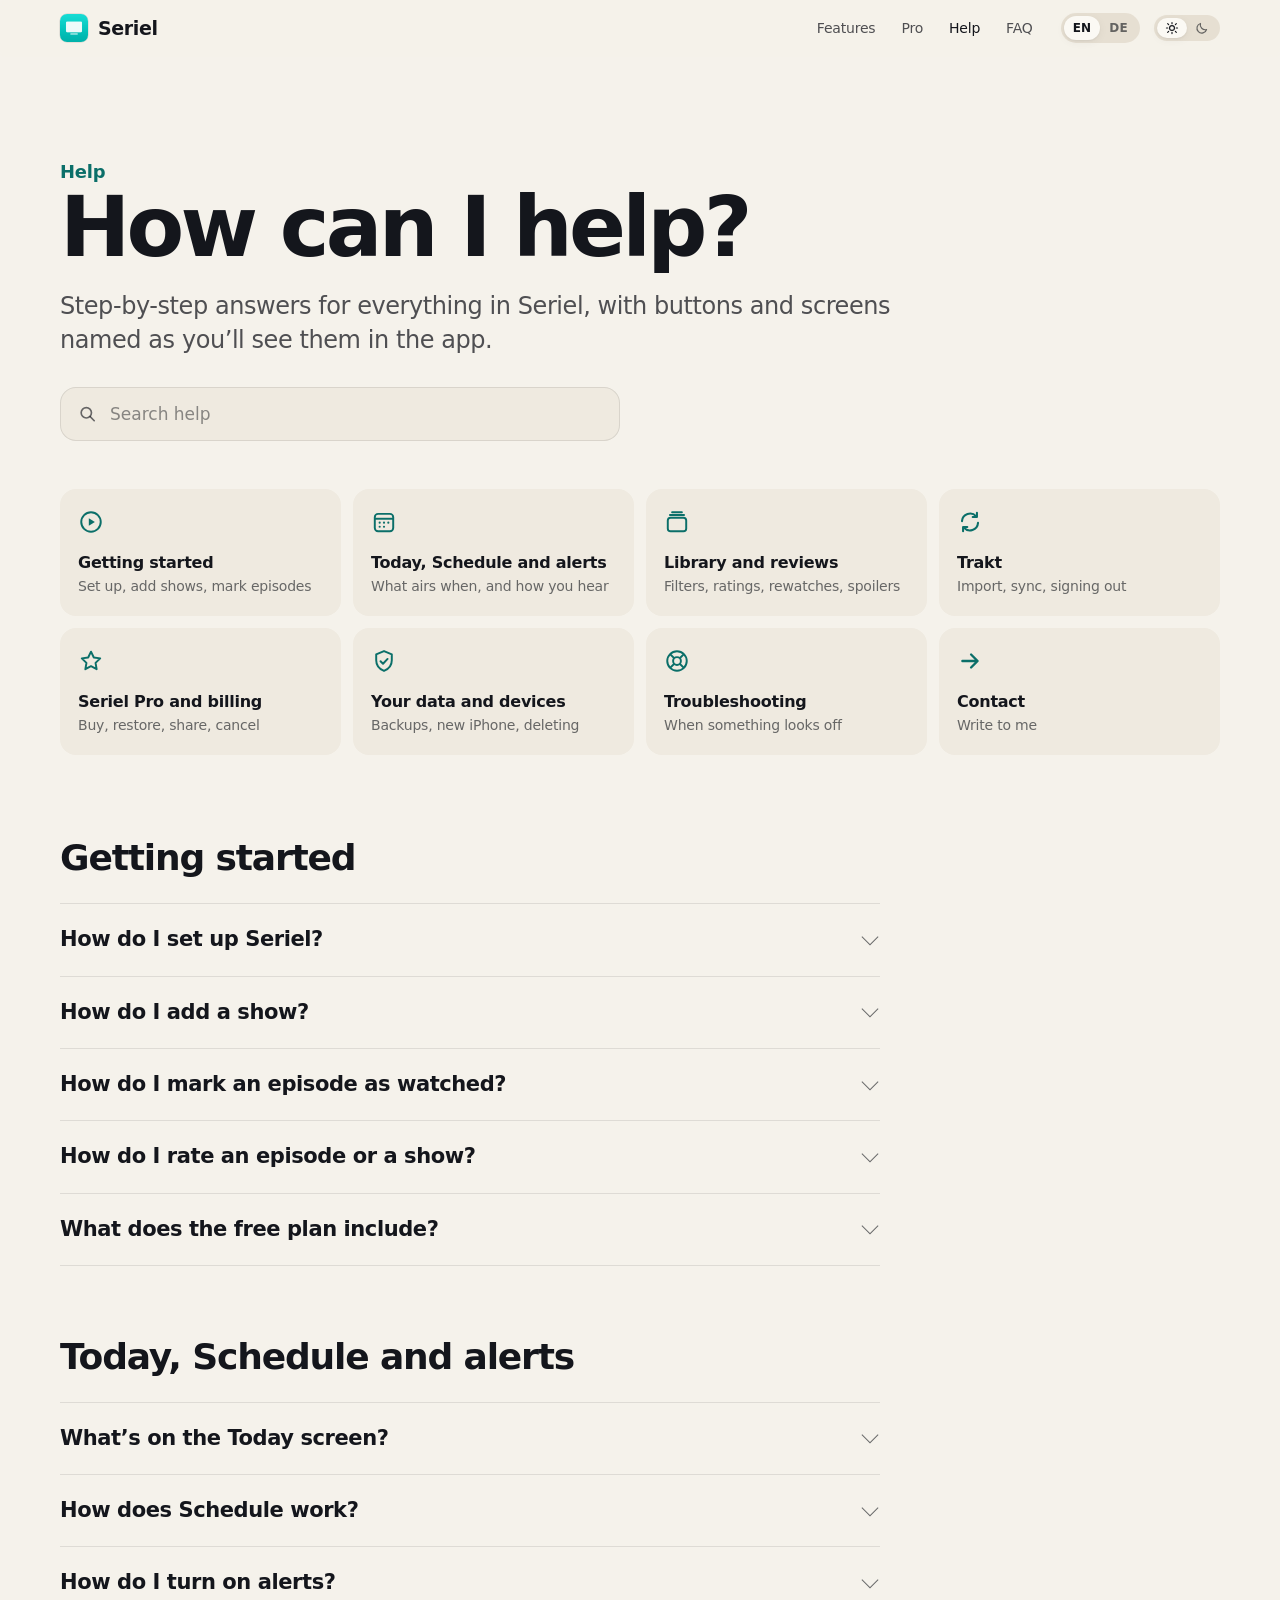
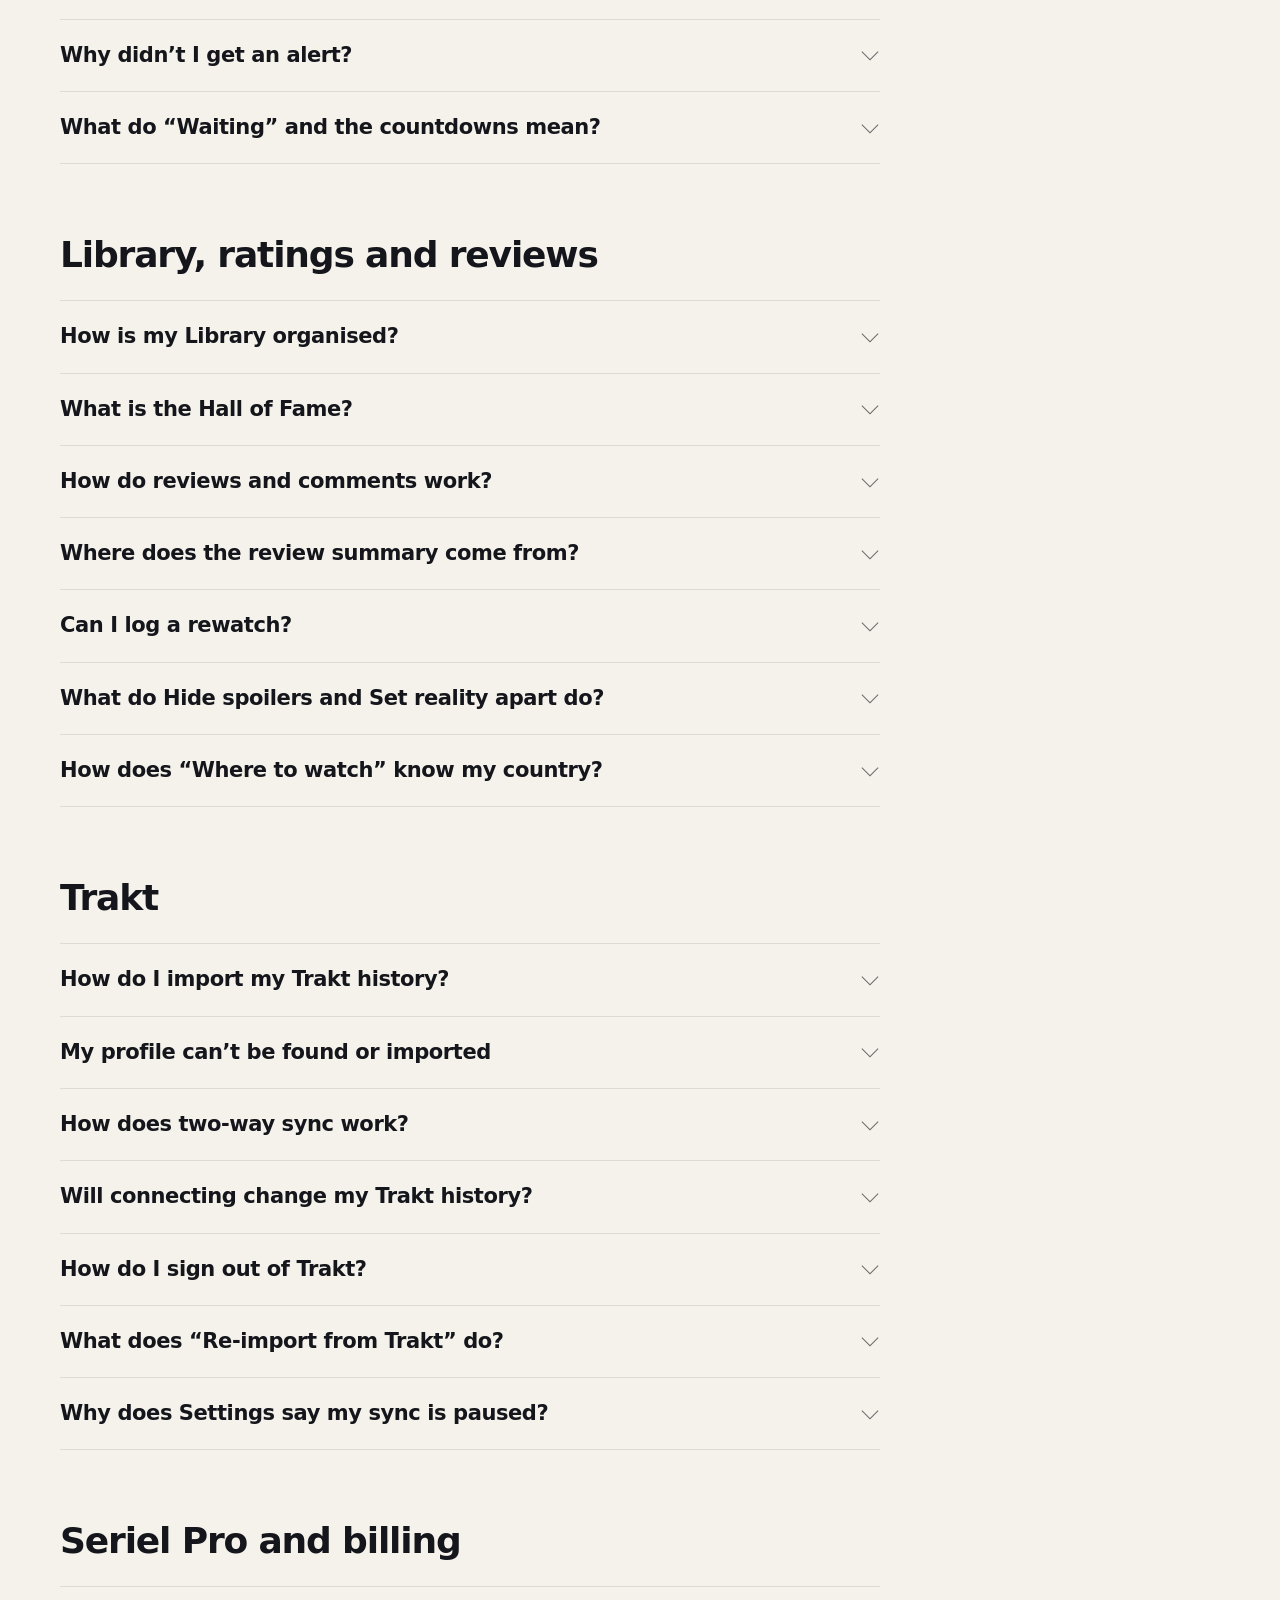
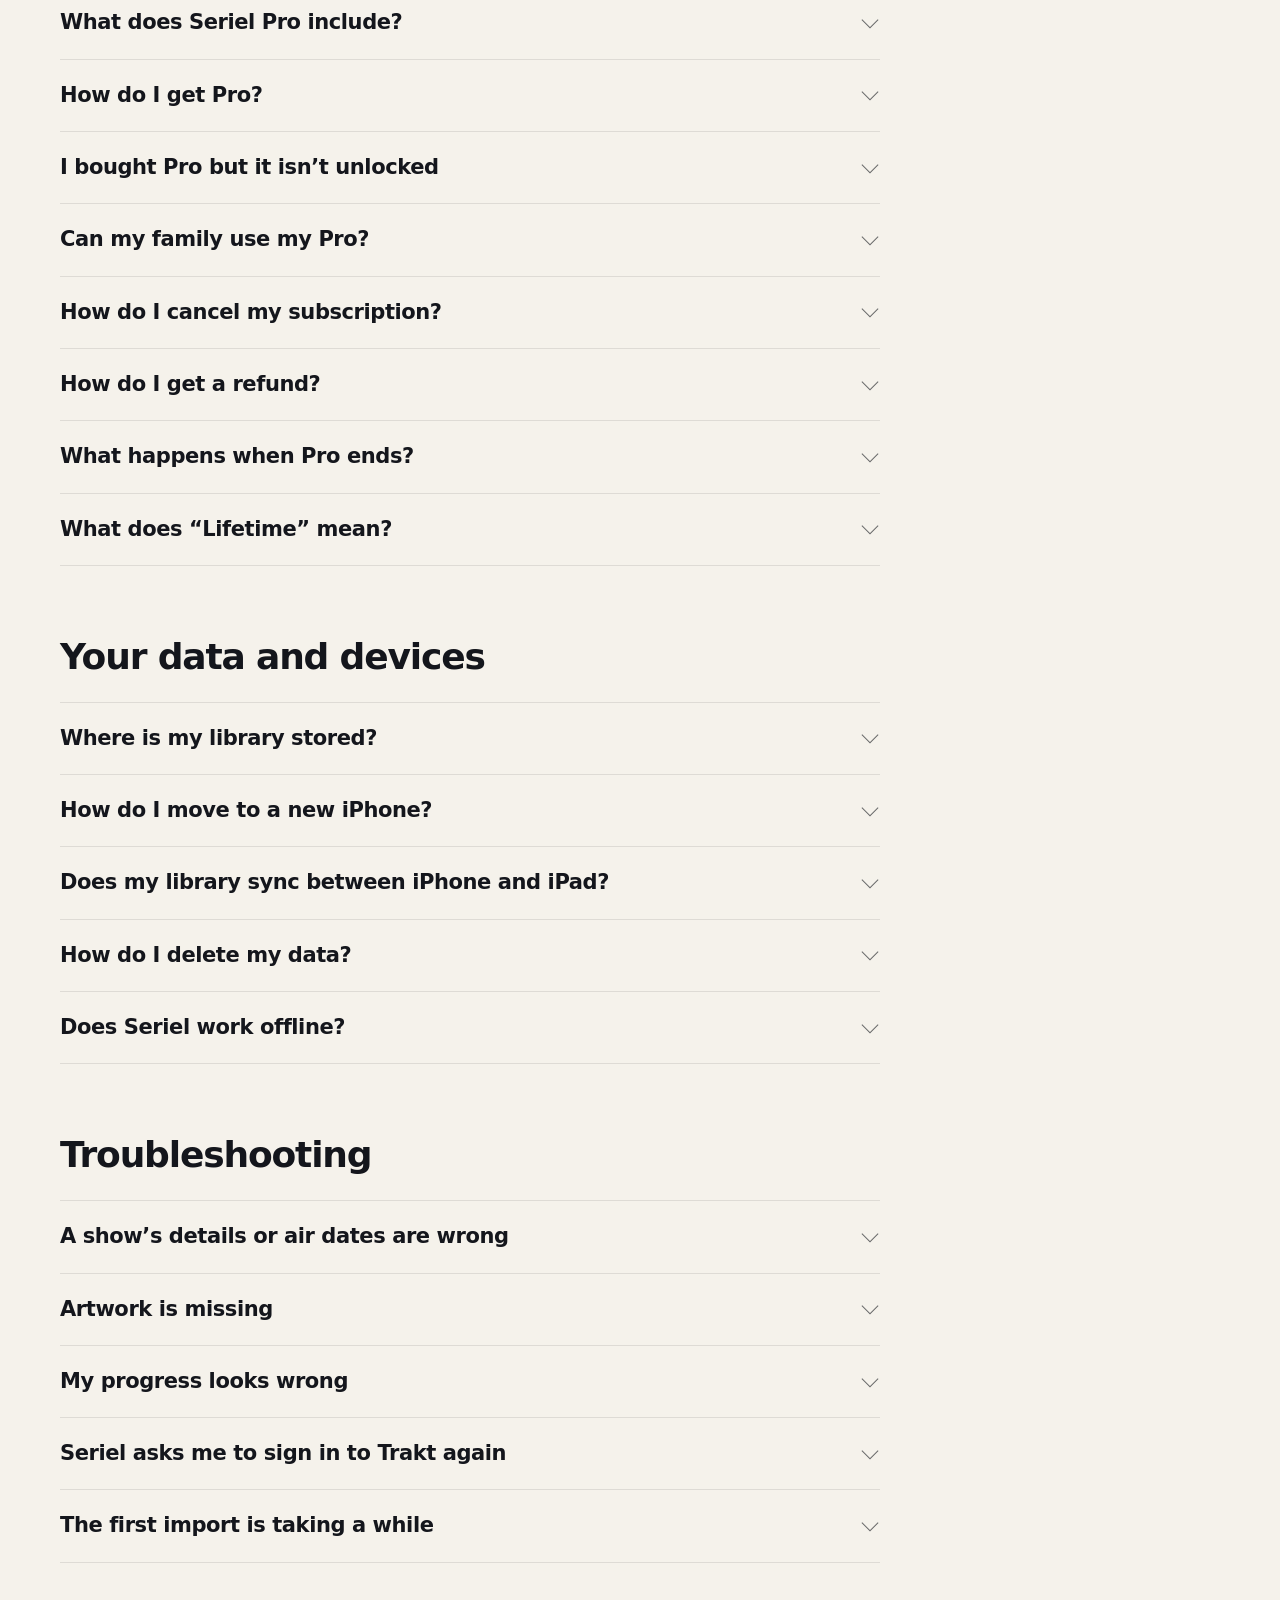
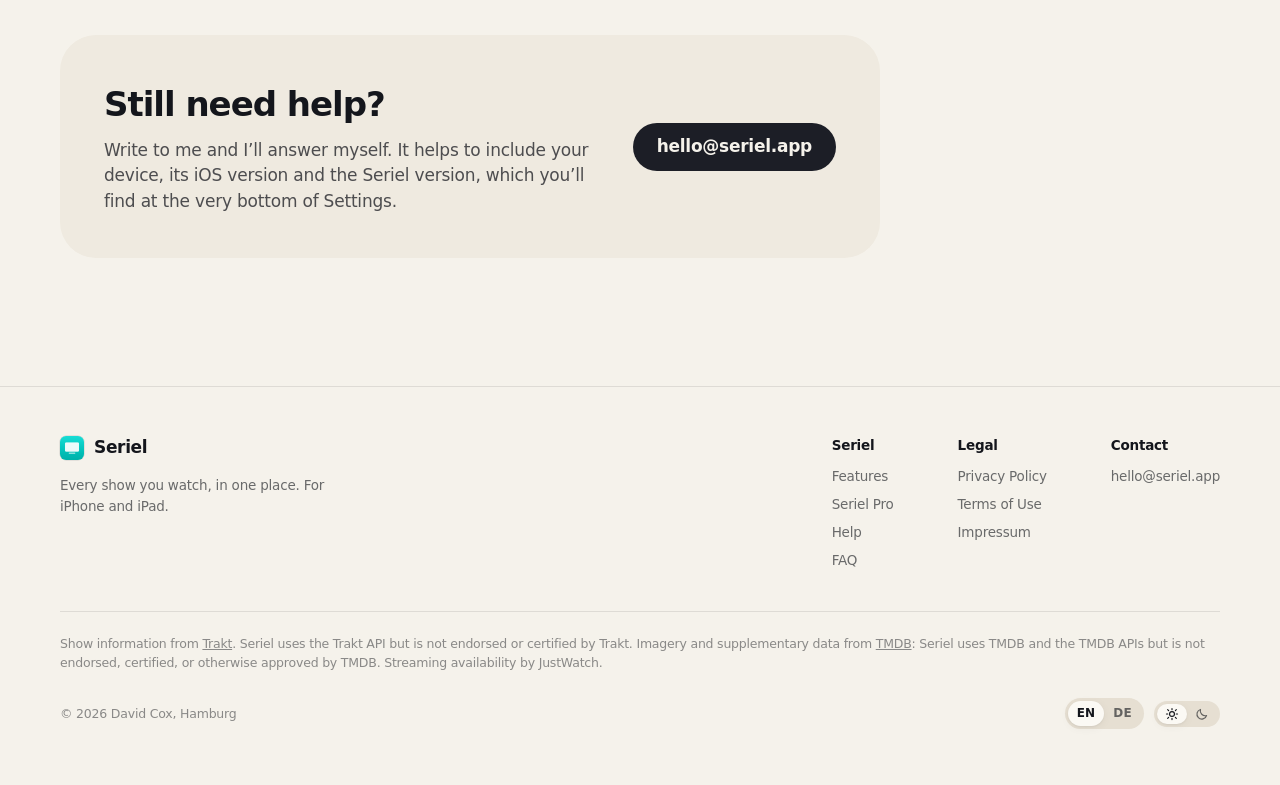
<file: support/index.html>
<!DOCTYPE html>
<html lang="en">
<head>
    <meta charset="utf-8">
    <meta name="viewport" content="width=device-width, initial-scale=1">
    <title>Help · Seriel</title>
    <meta name="robots" content="noindex">
    <link rel="canonical" href="https://seriel.app/help/">
    <meta http-equiv="refresh" content="0; url=/help/">
    <script>location.replace('/help/' + location.hash);</script>
    <style>
        body { margin: 0; min-height: 100vh; display: grid; place-items: center; font-family: -apple-system, BlinkMacSystemFont, "Segoe UI", system-ui, sans-serif; background: #F5F2EB; color: #14161C; }
        a { color: #0B6F69; }
        @media (prefers-color-scheme: dark) { body { background: #0B0C10; color: #F2F1ED; } a { color: #1FCEC4; } }
    </style>
</head>
<body>
    <p>Support has moved to <a href="/help/">seriel.app/help</a>. Contact: <a href="mailto:hello@seriel.app">hello@seriel.app</a></p>
</body>
</html>
</file>
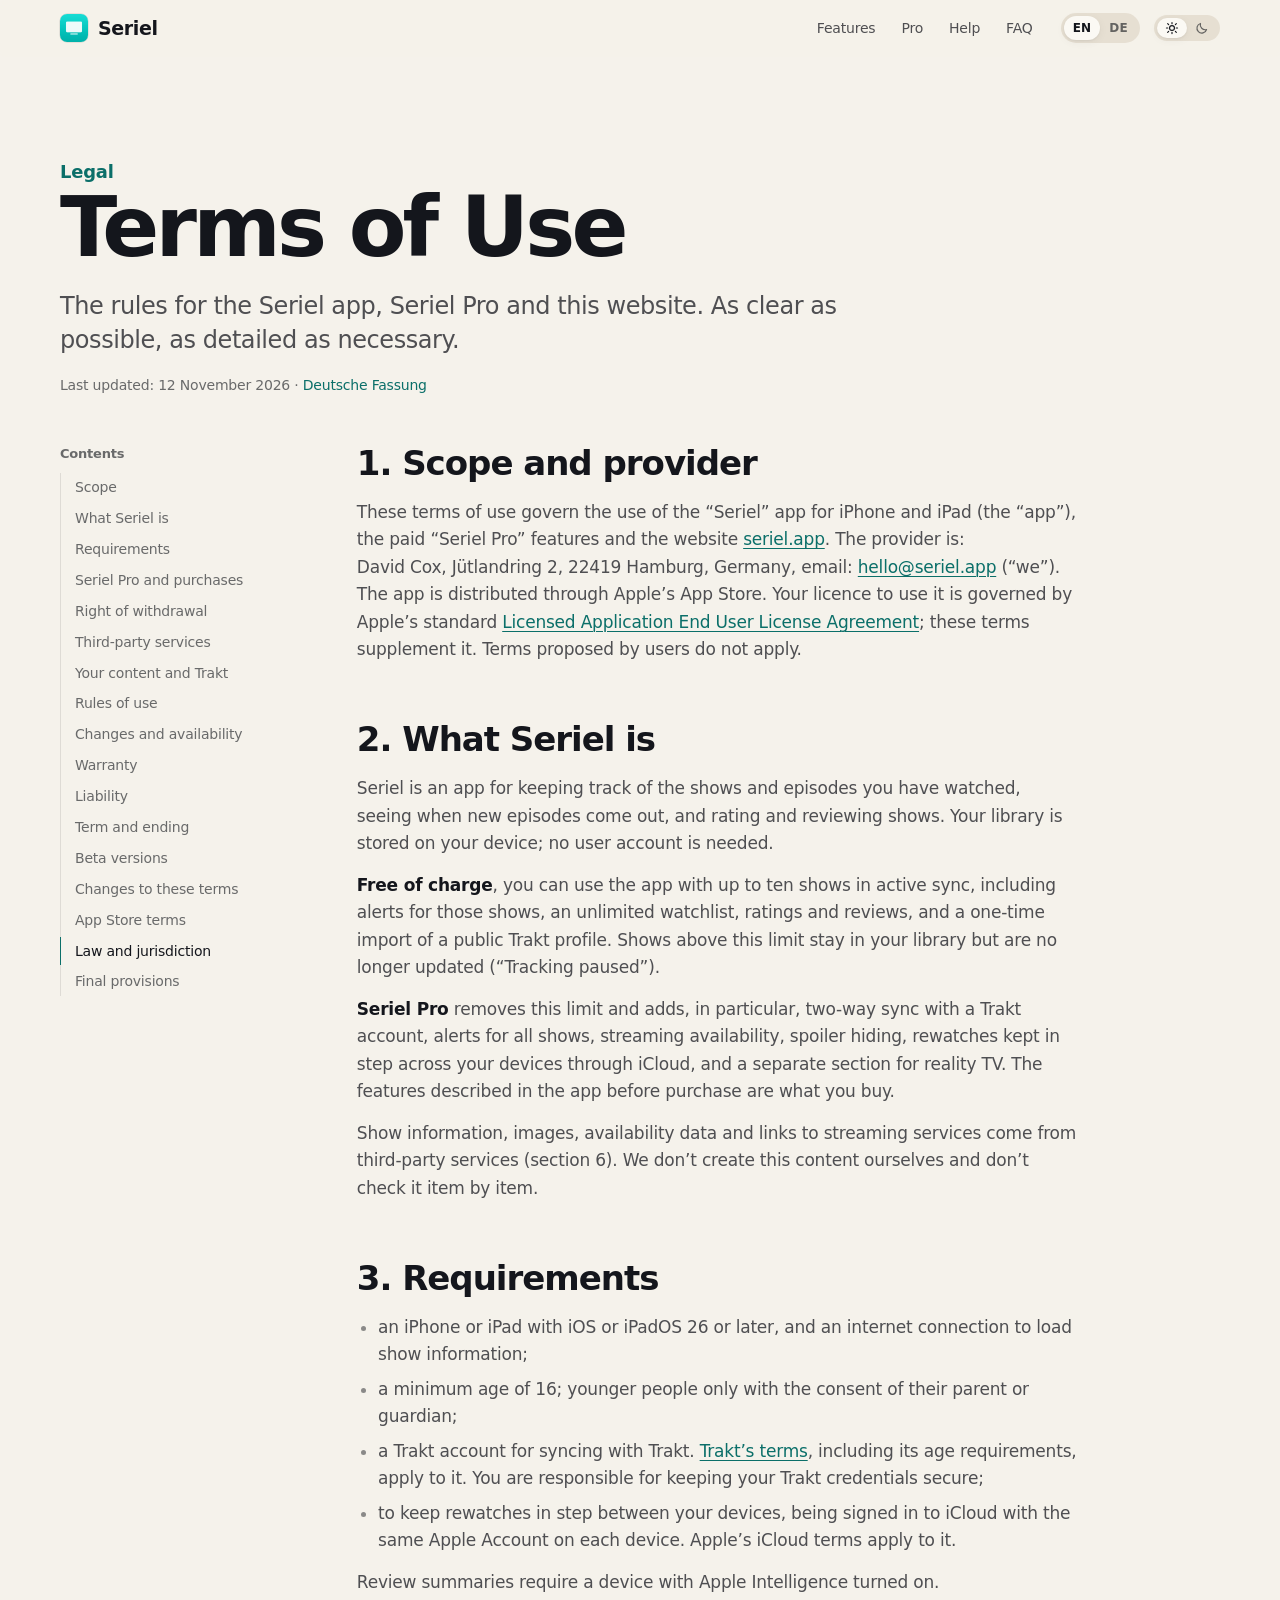
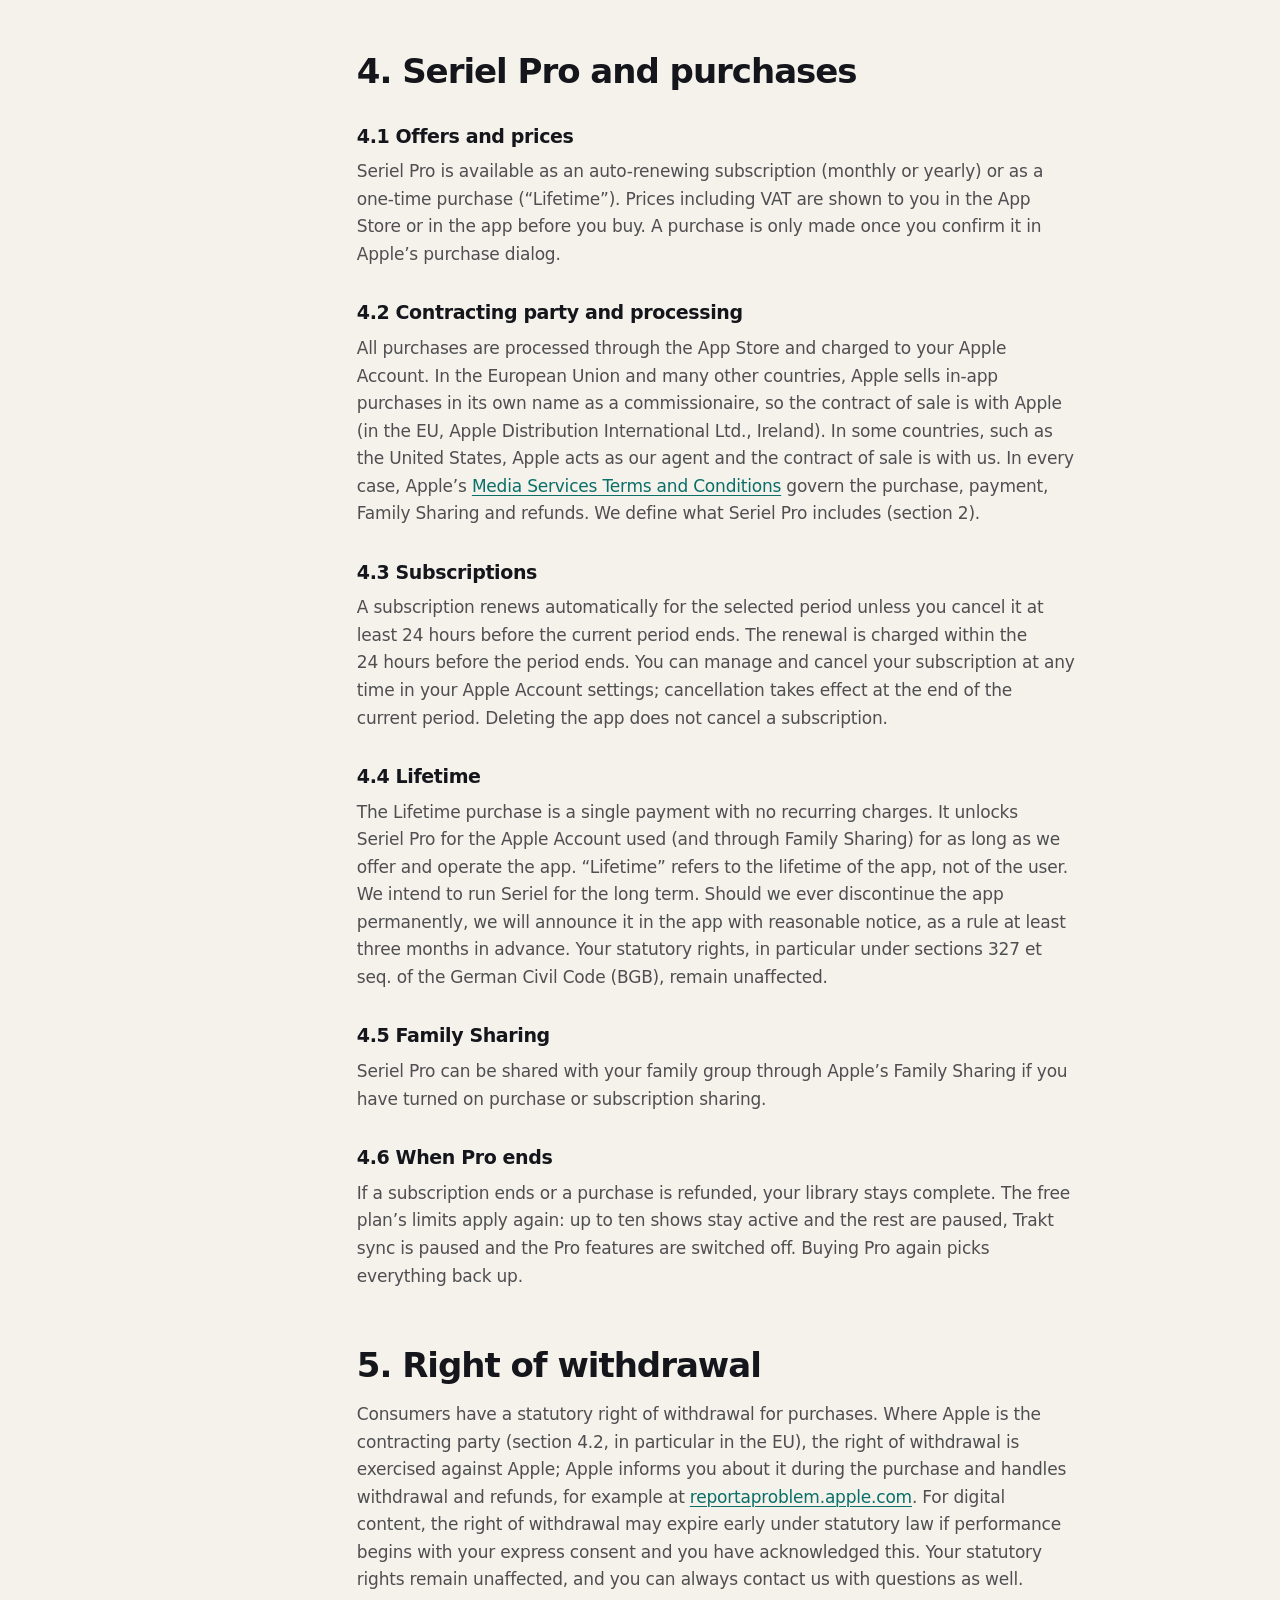
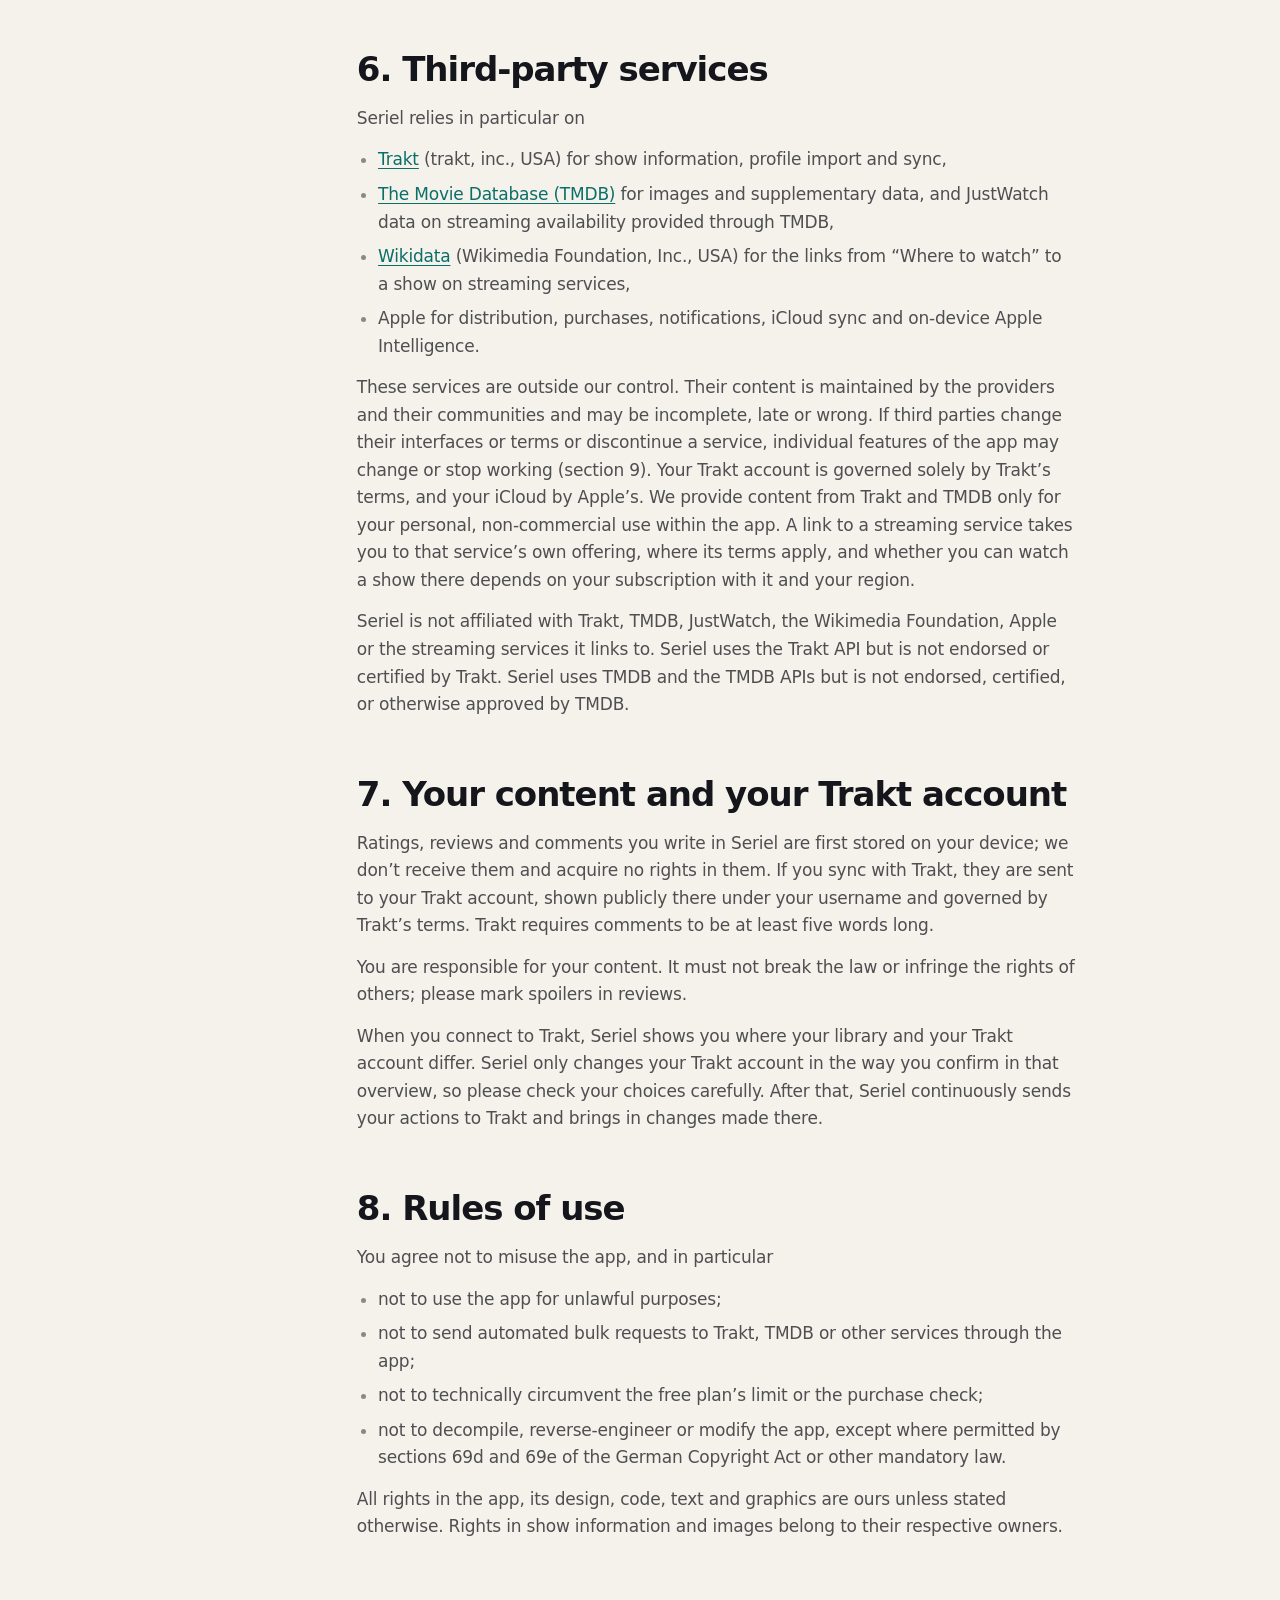
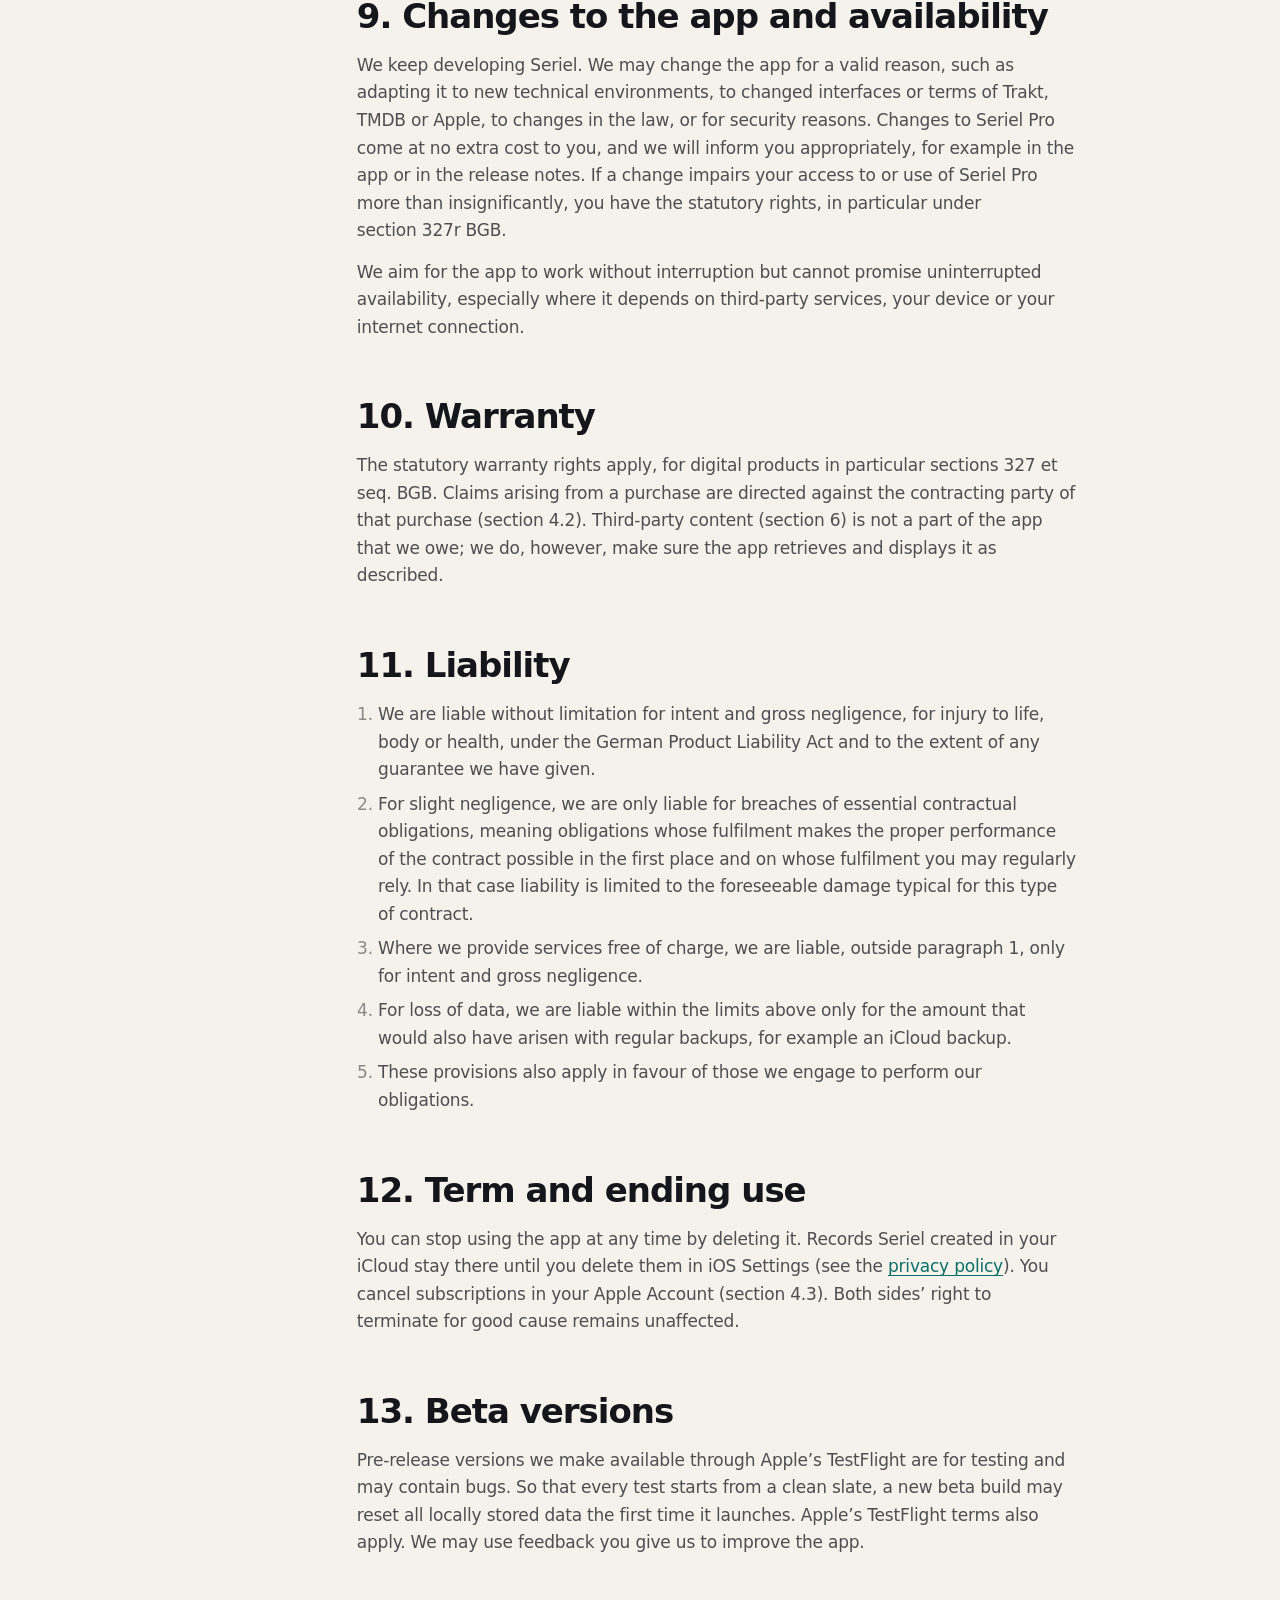
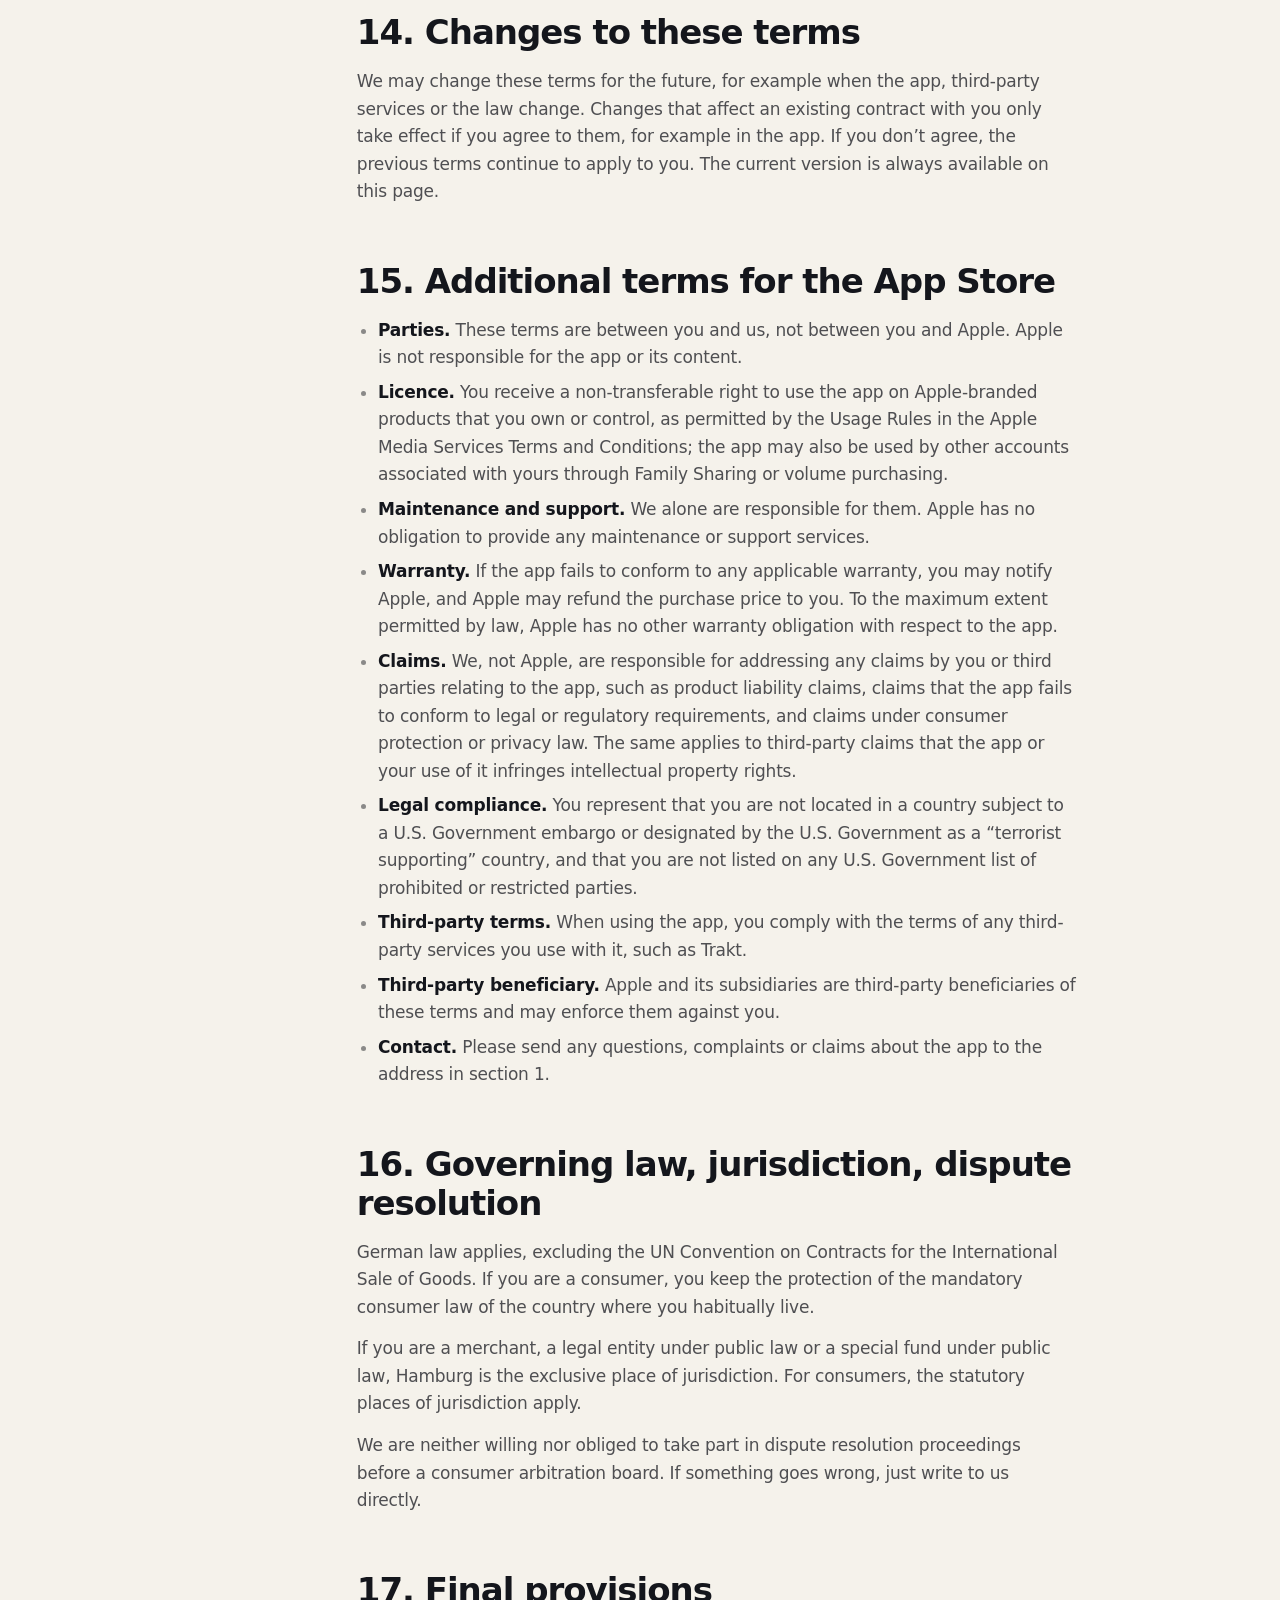
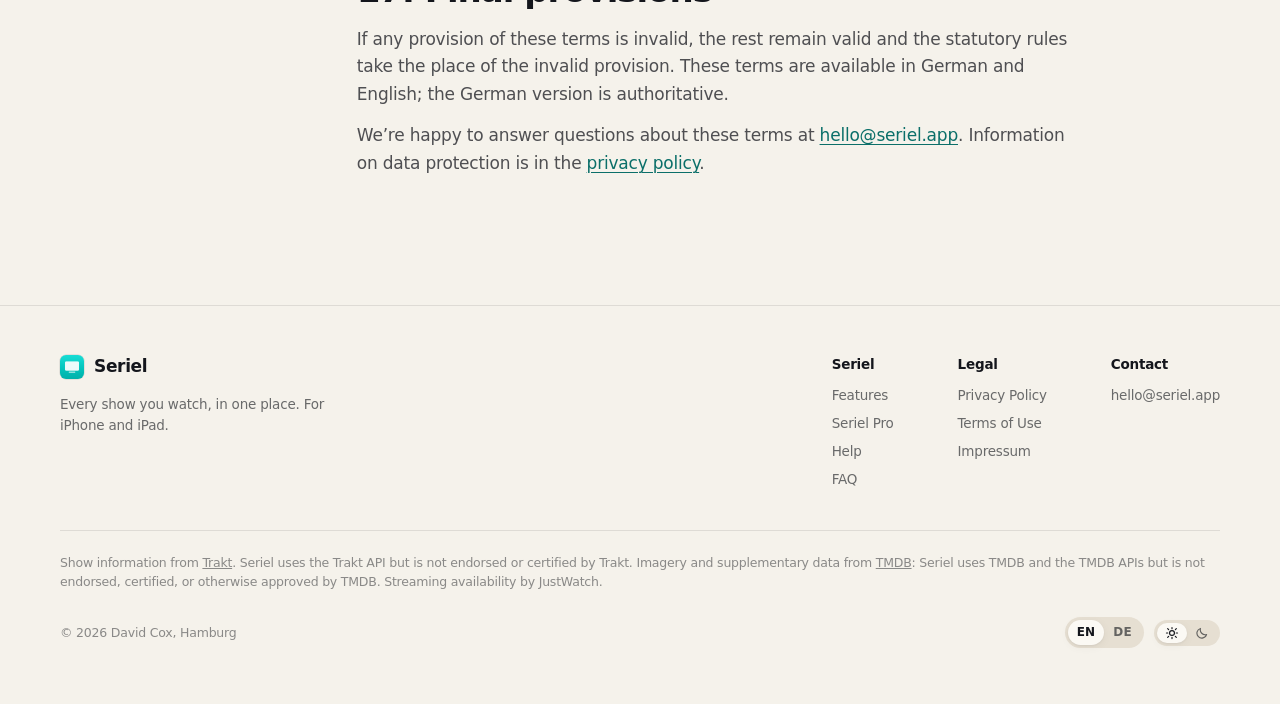
<file: terms/index.html>
<!DOCTYPE html>
<html lang="de" data-lang="de"
      data-title-en="Terms of Use · Seriel"
      data-title-de="Nutzungsbedingungen · Seriel">
<head>
    <meta charset="utf-8">
    <meta name="viewport" content="width=device-width, initial-scale=1, viewport-fit=cover">
    <title>Nutzungsbedingungen · Seriel</title>
    <meta name="description" content="Terms of use for the Seriel app for iPhone and iPad, Seriel Pro and seriel.app.">
    <link rel="canonical" href="https://seriel.app/terms/">
    <meta name="theme-color" content="#F5F2EB" media="(prefers-color-scheme: light)">
    <meta name="theme-color" content="#0B0C10" media="(prefers-color-scheme: dark)">
    <link rel="icon" href="/favicon.ico" sizes="any">
    <link rel="icon" type="image/png" sizes="32x32" href="/images/favicon-32.png">
    <link rel="apple-touch-icon" href="/images/apple-touch-icon.png">
    <link rel="stylesheet" href="/css/site.css?v=20261117">
    <script>
        (function () {
            var d = document.documentElement, l = null;
            d.classList.add('js');
            try { var th = localStorage.getItem('seriel.theme'); if (th === 'light' || th === 'dark') d.setAttribute('data-theme', th); } catch (e) {}
            if (location.hash === '#de' || location.hash === '#en') l = location.hash.slice(1);
            if (!l) { try { l = localStorage.getItem('seriel.lang'); } catch (e) {} }
            if (l !== 'en' && l !== 'de') {
                l = ((navigator.languages && navigator.languages[0]) || navigator.language || 'de').toLowerCase().indexOf('de') === 0 ? 'de' : 'en';
            }
            d.setAttribute('data-lang', l); d.setAttribute('lang', l);
            var t = d.getAttribute('data-title-' + l); if (t) document.title = t;
        })();
    </script>
</head>
<body>

<a class="skip-link" href="#main"><span lang="en">Skip to content</span><span lang="de">Zum Inhalt</span></a>

<header class="nav">
  <div class="wrap nav-inner">
    <a class="brand" href="/" aria-label="Seriel">
      <img src="/images/app-icon-192.png" alt="" width="28" height="28">Seriel
    </a>
    <nav aria-label="Main">
      <ul class="nav-links">
        <li><a href="/#features"><span lang="en">Features</span><span lang="de">Funktionen</span></a></li>
        <li><a href="/#pro">Pro</a></li>
        <li><a href="/help/"><span lang="en">Help</span><span lang="de">Hilfe</span></a></li>
        <li><a href="/faq/">FAQ</a></li>
      </ul>
    </nav>
    <div class="nav-tools">
      <div class="lang" role="group" aria-label="Language / Sprache">
        <button type="button" data-lang-set="en" aria-pressed="false">EN</button>
        <button type="button" data-lang-set="de" aria-pressed="true">DE</button>
      </div>
      <div class="lang theme" role="group" aria-label="Appearance" data-label-en="Appearance" data-label-de="Darstellung">
        <button type="button" data-theme-set="light" aria-pressed="false" aria-label="Light" data-label-en="Light" data-label-de="Hell"><svg viewBox="0 0 24 24" fill="none" stroke="currentColor" stroke-width="2" stroke-linecap="round" aria-hidden="true"><circle cx="12" cy="12" r="4.2"/><path d="M12 2.5v2.2M12 19.3v2.2M4.6 4.6l1.6 1.6M17.8 17.8l1.6 1.6M2.5 12h2.2M19.3 12h2.2M4.6 19.4l1.6-1.6M17.8 6.2l1.6-1.6"/></svg></button>
        <button type="button" data-theme-set="dark" aria-pressed="false" aria-label="Dark" data-label-en="Dark" data-label-de="Dunkel"><svg viewBox="0 0 24 24" fill="none" stroke="currentColor" stroke-width="2" stroke-linejoin="round" aria-hidden="true"><path d="M19.8 14.6A8.4 8.4 0 0 1 9.4 4.2a8.4 8.4 0 1 0 10.4 10.4z"/></svg></button>
      </div>
      <button class="nav-menu-btn" type="button" aria-expanded="false" aria-controls="nav-sheet" data-label-en="Menu" data-label-de="Menü" aria-label="Menü"><span></span><span></span></button>
    </div>
  </div>
  <div class="nav-sheet" id="nav-sheet">
    <ul>
      <li><a href="/#features"><span lang="en">Features</span><span lang="de">Funktionen</span></a></li>
      <li><a href="/#pro">Seriel Pro</a></li>
      <li><a href="/help/"><span lang="en">Help</span><span lang="de">Hilfe</span></a></li>
      <li><a href="/faq/">FAQ</a></li>
    </ul>
    <div class="prefs">
      <div class="lang" role="group" aria-label="Language / Sprache">
      <button type="button" data-lang-set="en" aria-pressed="false">English</button>
      <button type="button" data-lang-set="de" aria-pressed="true">Deutsch</button>
    </div>
      <div class="lang theme" role="group" aria-label="Appearance" data-label-en="Appearance" data-label-de="Darstellung">
        <button type="button" data-theme-set="light" aria-pressed="false"><svg viewBox="0 0 24 24" fill="none" stroke="currentColor" stroke-width="2" stroke-linecap="round" aria-hidden="true"><circle cx="12" cy="12" r="4.2"/><path d="M12 2.5v2.2M12 19.3v2.2M4.6 4.6l1.6 1.6M17.8 17.8l1.6 1.6M2.5 12h2.2M19.3 12h2.2M4.6 19.4l1.6-1.6M17.8 6.2l1.6-1.6"/></svg><span lang="en">Light</span><span lang="de">Hell</span></button>
        <button type="button" data-theme-set="dark" aria-pressed="false"><svg viewBox="0 0 24 24" fill="none" stroke="currentColor" stroke-width="2" stroke-linejoin="round" aria-hidden="true"><path d="M19.8 14.6A8.4 8.4 0 0 1 9.4 4.2a8.4 8.4 0 1 0 10.4 10.4z"/></svg><span lang="en">Dark</span><span lang="de">Dunkel</span></button>
      </div>
    </div>
  </div>
</header>

<main id="main">

<!-- =================================================================== -->
<!-- DEUTSCH                                                              -->
<!-- =================================================================== -->
<div lang="de">
  <section class="doc-hero">
    <div class="wrap">
      <p class="eyebrow">Rechtliches</p>
      <h1 class="display">Nutzungs&shy;bedingungen</h1>
      <p class="lead">Die Regeln für die App Seriel, Seriel Pro und diese Website. So klar wie möglich, so ausführlich wie nötig.</p>
      <p class="stamp">Stand: 12. November 2026 · <a class="text-link" href="#en" data-lang-set="en">English version</a></p>
    </div>
  </section>

  <div class="wrap doc-layout">
    <nav class="toc" aria-label="Inhalt">
      <b>Inhalt</b>
      <ol>
        <li><a href="#de-1">Geltungsbereich</a></li>
        <li><a href="#de-2">Was Seriel ist</a></li>
        <li><a href="#de-3">Voraussetzungen</a></li>
        <li><a href="#de-4">Seriel Pro und Käufe</a></li>
        <li><a href="#de-5">Widerrufsrecht</a></li>
        <li><a href="#de-6">Dienste Dritter</a></li>
        <li><a href="#de-7">Deine Inhalte und Trakt</a></li>
        <li><a href="#de-8">Nutzungsregeln</a></li>
        <li><a href="#de-9">Änderungen und Verfügbarkeit</a></li>
        <li><a href="#de-10">Gewährleistung</a></li>
        <li><a href="#de-11">Haftung</a></li>
        <li><a href="#de-12">Laufzeit und Ende</a></li>
        <li><a href="#de-13">Testversionen</a></li>
        <li><a href="#de-14">Änderungen der Bedingungen</a></li>
        <li><a href="#de-15">App-Store-Bedingungen</a></li>
        <li><a href="#de-16">Recht und Gerichtsstand</a></li>
        <li><a href="#de-17">Schlussbestimmungen</a></li>
      </ol>
    </nav>

    <article class="prose">
      <section id="de-1" data-toc-section>
        <h2>1. Geltungsbereich und Anbieter</h2>
        <p>Diese Nutzungsbedingungen regeln die Nutzung der App &bdquo;Seriel&ldquo; für iPhone und iPad (die &bdquo;App&ldquo;), der kostenpflichtigen Funktionen &bdquo;Seriel&nbsp;Pro&ldquo; und der Website <a href="https://seriel.app">seriel.app</a>. Anbieter ist:</p>
        <address>David Cox, Jütlandring 2, 22419 Hamburg, Deutschland, E-Mail: <a href="mailto:hello@seriel.app">hello@seriel.app</a> (&bdquo;wir&ldquo;).</address>
        <p>Die App wird über Apples App Store bereitgestellt. Für die Nutzungslizenz gilt der Standard-Lizenzvertrag für Endnutzer von Apple (<a href="https://www.apple.com/legal/internet-services/itunes/dev/stdeula/" rel="noopener">Licensed Application End User License Agreement</a>); diese Bedingungen ergänzen ihn. Abweichende Bedingungen von Nutzern gelten nicht.</p>
      </section>

      <section id="de-2" data-toc-section>
        <h2>2. Was Seriel ist</h2>
        <p>Seriel ist eine App, mit der du festhältst, welche Serien und Folgen du gesehen hast, siehst, wann neue Folgen erscheinen, und Serien bewertest und rezensierst. Deine Bibliothek wird auf deinem Gerät gespeichert; ein Nutzerkonto ist nicht nötig.</p>
        <p><strong>Kostenlos</strong> kannst du die App mit bis zu zehn Serien in aktiver Synchronisierung nutzen, einschließlich Mitteilungen für diese Serien, einer unbegrenzten Merkliste, Bewertungen und Rezensionen sowie eines einmaligen Imports eines öffentlichen Trakt-Profils. Serien über dieser Grenze bleiben in deiner Bibliothek erhalten, werden aber nicht mehr aktualisiert (&bdquo;Tracking paused&ldquo;).</p>
        <p><strong>Seriel&nbsp;Pro</strong> hebt diese Grenze auf und ergänzt insbesondere die Synchronisierung in beide Richtungen mit einem Trakt-Konto, Mitteilungen für alle Serien, die Anzeige der Streaming-Verfügbarkeit, den Spoilerschutz, das erneute Ansehen von Serien, abgeglichen über iCloud, und einen eigenen Bereich für Reality-TV. Maßgeblich ist der Funktionsumfang, der in der App vor dem Kauf beschrieben wird.</p>
        <p>Serieninformationen, Bilder, Verfügbarkeitsdaten und Links zu Streamingdiensten stammen von Diensten Dritter (Abschnitt&nbsp;6). Wir erstellen diese Inhalte nicht selbst und prüfen sie nicht im Einzelnen.</p>
      </section>

      <section id="de-3" data-toc-section>
        <h2>3. Voraussetzungen</h2>
        <ul>
          <li>ein iPhone oder iPad mit iOS bzw. iPadOS&nbsp;26 oder neuer und eine Internetverbindung zum Laden von Serieninformationen;</li>
          <li>ein Mindestalter von 16&nbsp;Jahren; jüngere Personen nur mit Zustimmung ihrer Erziehungsberechtigten;</li>
          <li>für die Synchronisierung mit Trakt ein Trakt-Konto. Dafür gelten die <a href="https://trakt.tv/terms" rel="noopener">Nutzungsbedingungen von Trakt</a> einschließlich der dortigen Altersvorgaben. Für die Sicherheit deiner Zugangsdaten bei Trakt bist du selbst verantwortlich;</li>
          <li>für den Abgleich des erneuten Ansehens zwischen deinen Geräten die Anmeldung bei iCloud mit demselben Apple Account auf jedem Gerät. Dafür gelten die Bedingungen von Apple für iCloud.</li>
        </ul>
        <p>Die Zusammenfassung von Rezensionen setzt ein Gerät mit aktivierter Apple Intelligence voraus.</p>
      </section>

      <section id="de-4" data-toc-section>
        <h2>4. Seriel Pro und Käufe</h2>
        <h3>4.1 Angebote und Preise</h3>
        <p>Seriel&nbsp;Pro gibt es als automatisch verlängerndes Abonnement (monatlich oder jährlich) oder als einmaligen Kauf (&bdquo;Lifetime&ldquo;). Die Preise einschließlich Umsatzsteuer werden dir vor dem Kauf im App Store bzw. in der App angezeigt. Ein Kauf kommt erst zustande, wenn du ihn im Kaufdialog von Apple bestätigst.</p>
        <h3>4.2 Vertragspartner und Abwicklung</h3>
        <p>Alle Käufe werden über den App Store abgewickelt und deinem Apple Account belastet. In der Europäischen Union und vielen weiteren Ländern verkauft Apple In-App-Käufe im eigenen Namen als Kommissionär; Vertragspartner des Kaufs ist dann Apple (in der EU die Apple Distribution International Ltd., Irland). In einigen Ländern, etwa den USA, handelt Apple als unser Vertreter, und der Kaufvertrag kommt mit uns zustande. Für den Kauf, die Zahlung, die Familienfreigabe und Rückerstattungen gelten in jedem Fall die <a href="https://www.apple.com/de/legal/internet-services/itunes/" rel="noopener">Bedingungen für Apple-Mediendienste</a>. Den Umfang von Seriel&nbsp;Pro legen wir fest (Abschnitt&nbsp;2).</p>
        <h3>4.3 Abonnements</h3>
        <p>Ein Abonnement verlängert sich automatisch um den gewählten Zeitraum, wenn du es nicht spätestens 24&nbsp;Stunden vor Ablauf des laufenden Zeitraums kündigst. Die Verlängerung wird innerhalb von 24&nbsp;Stunden vor Ablauf berechnet. Du kannst das Abonnement jederzeit in den Einstellungen deines Apple Accounts verwalten und kündigen; die Kündigung wirkt zum Ende des laufenden Zeitraums. Das Löschen der App beendet ein Abonnement nicht.</p>
        <h3>4.4 Lifetime</h3>
        <p>Der Lifetime-Kauf ist eine einmalige Zahlung ohne wiederkehrende Kosten. Er schaltet Seriel&nbsp;Pro für den verwendeten Apple Account (und über die Familienfreigabe) frei, solange wir die App anbieten und betreiben. &bdquo;Lifetime&ldquo; bezieht sich auf die Lebensdauer der App, nicht auf die des Nutzers. Wir wollen Seriel langfristig betreiben. Sollten wir die App dauerhaft einstellen, kündigen wir das mit angemessenem Vorlauf, in der Regel mindestens drei Monate vorher, in der App an. Deine gesetzlichen Rechte, insbesondere nach §§&nbsp;327&nbsp;ff. BGB, bleiben unberührt.</p>
        <h3>4.5 Familienfreigabe</h3>
        <p>Seriel&nbsp;Pro kann über Apples Familienfreigabe mit deiner Familiengruppe geteilt werden, wenn du die Freigabe von Käufen bzw. Abonnements aktiviert hast.</p>
        <h3>4.6 Wenn Pro endet</h3>
        <p>Endet ein Abonnement oder wird ein Kauf erstattet, bleibt deine Bibliothek vollständig erhalten. Es gelten wieder die Grenzen des kostenlosen Plans: Bis zu zehn Serien bleiben aktiv, weitere werden pausiert, die Synchronisierung mit Trakt wird angehalten und die Pro-Funktionen werden ausgeschaltet. Mit einem erneuten Kauf von Pro wird alles fortgesetzt.</p>
      </section>

      <section id="de-5" data-toc-section>
        <h2>5. Widerrufsrecht</h2>
        <p>Verbrauchern steht bei Käufen ein gesetzliches Widerrufsrecht zu. Ist Apple Vertragspartner des Kaufs (Abschnitt&nbsp;4.2, insbesondere in der EU), besteht das Widerrufsrecht gegenüber Apple; Apple informiert dich darüber im Kaufvorgang und bearbeitet Widerruf und Rückerstattung, zum Beispiel über <a href="https://reportaproblem.apple.com" rel="noopener">reportaproblem.apple.com</a>. Bei digitalen Inhalten kann das Widerrufsrecht nach den gesetzlichen Vorschriften vorzeitig erlöschen, wenn die Ausführung mit deiner ausdrücklichen Zustimmung beginnt und du deine Kenntnis davon bestätigt hast. Deine gesetzlichen Rechte bleiben unberührt; bei Fragen kannst du dich jederzeit auch an uns wenden.</p>
      </section>

      <section id="de-6" data-toc-section>
        <h2>6. Dienste Dritter</h2>
        <p>Seriel nutzt insbesondere</p>
        <ul>
          <li><a href="https://trakt.tv" rel="noopener">Trakt</a> (trakt, inc., USA) für Serieninformationen, den Profil-Import und die Synchronisierung,</li>
          <li><a href="https://www.themoviedb.org" rel="noopener">The Movie Database (TMDB)</a> für Bilder und ergänzende Daten sowie JustWatch-Daten zur Streaming-Verfügbarkeit, bereitgestellt über TMDB,</li>
          <li><a href="https://www.wikidata.org" rel="noopener">Wikidata</a> (Wikimedia Foundation, Inc., USA) für die Links von &bdquo;Where to watch&ldquo; zur Serie bei Streamingdiensten,</li>
          <li>Apple für den Vertrieb, Käufe, Mitteilungen, den Abgleich über iCloud und Apple Intelligence auf dem Gerät.</li>
        </ul>
        <p>Diese Dienste stehen nicht unter unserer Kontrolle. Ihre Inhalte werden von den Anbietern und deren Communitys gepflegt und können unvollständig, verspätet oder fehlerhaft sein. Ändern Dritte ihre Schnittstellen oder Bedingungen oder stellen sie einen Dienst ein, können einzelne Funktionen der App sich ändern oder entfallen (Abschnitt&nbsp;9). Für dein Trakt-Konto gelten ausschließlich die Bedingungen von Trakt, für deine iCloud die Bedingungen von Apple. Inhalte von Trakt und TMDB stellen wir dir nur zur persönlichen, nicht kommerziellen Nutzung in der App bereit. Ein Link zu einem Streamingdienst führt zu dessen eigenem Angebot; dort gelten die Bedingungen dieses Dienstes, und ob du eine Serie ansehen kannst, hängt von deinem Abonnement bei ihm und deiner Region ab.</p>
        <p>Seriel steht in keiner Verbindung zu Trakt, TMDB, JustWatch, der Wikimedia Foundation, Apple oder den verlinkten Streamingdiensten. Seriel nutzt die Trakt-API, ist aber nicht von Trakt geprüft oder zertifiziert. Seriel uses TMDB and the TMDB APIs but is not endorsed, certified, or otherwise approved by TMDB.</p>
      </section>

      <section id="de-7" data-toc-section>
        <h2>7. Deine Inhalte und dein Trakt-Konto</h2>
        <p>Bewertungen, Rezensionen und Kommentare, die du in Seriel schreibst, werden zunächst auf deinem Gerät gespeichert; wir erhalten sie nicht und erwerben keine Rechte daran. Synchronisierst du mit Trakt, werden sie an dein Trakt-Konto übertragen, dort mit deinem Benutzernamen öffentlich angezeigt und unterliegen den Bedingungen von Trakt. Trakt verlangt für Kommentare mindestens fünf Wörter.</p>
        <p>Du bist für deine Inhalte verantwortlich. Sie dürfen nicht gegen geltendes Recht oder Rechte Dritter verstoßen; verrate in Rezensionen nichts ohne Spoiler-Hinweis, was andere nicht wissen möchten.</p>
        <p>Beim Verbinden mit Trakt zeigt dir Seriel, worin sich deine Bibliothek und dein Trakt-Konto unterscheiden. Änderungen an deinem Trakt-Konto führt Seriel nur so aus, wie du sie in dieser Übersicht bestätigst; bitte prüfe deine Auswahl sorgfältig. Danach überträgt Seriel deine Aktionen laufend an Trakt und übernimmt Änderungen von dort.</p>
      </section>

      <section id="de-8" data-toc-section>
        <h2>8. Nutzungsregeln</h2>
        <p>Du verpflichtest dich, die App nicht missbräuchlich zu nutzen, insbesondere</p>
        <ul>
          <li>die App nicht für rechtswidrige Zwecke zu verwenden;</li>
          <li>über die App keine automatisierten Massenabfragen an Trakt, TMDB oder andere Dienste zu richten;</li>
          <li>die Grenze des kostenlosen Plans oder die Kaufprüfung nicht technisch zu umgehen;</li>
          <li>die App nicht zu dekompilieren, zurückzuentwickeln oder zu verändern, soweit dies nicht nach §§&nbsp;69d, 69e UrhG oder anderem zwingenden Recht erlaubt ist.</li>
        </ul>
        <p>Alle Rechte an der App, ihrem Design, Code, Texten und Grafiken liegen bei uns, soweit nicht anders gekennzeichnet. Rechte an Serieninformationen und Bildern liegen bei den jeweiligen Rechteinhabern.</p>
      </section>

      <section id="de-9" data-toc-section>
        <h2>9. Änderungen der App und Verfügbarkeit</h2>
        <p>Wir entwickeln Seriel weiter. Wir können die App aus triftigem Grund ändern, etwa zur Anpassung an neue technische Umgebungen, an geänderte Schnittstellen oder Bedingungen von Trakt, TMDB oder Apple, an Rechtsänderungen oder aus Sicherheitsgründen. Änderungen an Seriel&nbsp;Pro verursachen keine zusätzlichen Kosten für dich, und wir informieren dich in geeigneter Weise, etwa in der App oder in den Versionshinweisen. Beeinträchtigt eine Änderung deinen Zugang zu Seriel&nbsp;Pro oder dessen Nutzbarkeit mehr als nur unerheblich, stehen dir die gesetzlichen Rechte zu, insbesondere nach §&nbsp;327r BGB.</p>
        <p>Wir bemühen uns um eine möglichst störungsfreie Nutzung, können aber eine ununterbrochene Verfügbarkeit nicht zusagen, insbesondere soweit sie von Diensten Dritter, deinem Gerät oder deiner Internetverbindung abhängt.</p>
      </section>

      <section id="de-10" data-toc-section>
        <h2>10. Gewährleistung</h2>
        <p>Es gelten die gesetzlichen Gewährleistungsrechte, für digitale Produkte insbesondere die §§&nbsp;327&nbsp;ff. BGB. Ansprüche aus einem Kauf richten sich gegen den jeweiligen Vertragspartner des Kaufs (Abschnitt&nbsp;4.2). Inhalte Dritter (Abschnitt&nbsp;6) sind kein von uns geschuldeter Bestandteil der App; wir sorgen aber dafür, dass die App sie wie beschrieben abruft und anzeigt.</p>
      </section>

      <section id="de-11" data-toc-section>
        <h2>11. Haftung</h2>
        <ol>
          <li>Wir haften unbeschränkt bei Vorsatz und grober Fahrlässigkeit, für Schäden aus der Verletzung des Lebens, des Körpers oder der Gesundheit, nach dem Produkthaftungsgesetz und im Umfang einer übernommenen Garantie.</li>
          <li>Bei leichter Fahrlässigkeit haften wir nur für die Verletzung wesentlicher Vertragspflichten, also solcher Pflichten, deren Erfüllung die ordnungsgemäße Durchführung des Vertrags erst ermöglicht und auf deren Einhaltung du regelmäßig vertrauen darfst. In diesem Fall ist die Haftung auf den vorhersehbaren, vertragstypischen Schaden begrenzt.</li>
          <li>Soweit wir Leistungen unentgeltlich erbringen, haften wir außerhalb von Absatz&nbsp;1 nur für Vorsatz und grobe Fahrlässigkeit.</li>
          <li>Für den Verlust von Daten haften wir im Rahmen der vorstehenden Absätze nur in der Höhe, die auch bei regelmäßiger Datensicherung, etwa über ein iCloud-Backup, entstanden wäre.</li>
          <li>Diese Regelungen gelten auch zugunsten unserer Erfüllungsgehilfen.</li>
        </ol>
      </section>

      <section id="de-12" data-toc-section>
        <h2>12. Laufzeit und Ende der Nutzung</h2>
        <p>Du kannst die Nutzung jederzeit beenden, indem du die App löschst. Einträge, die Seriel in deiner iCloud angelegt hat, bleiben dabei erhalten, bis du sie in den iOS-Einstellungen löschst (siehe <a href="/privacy/#de-icloud">Datenschutzerklärung</a>). Abonnements kündigst du in deinem Apple Account (Abschnitt&nbsp;4.3). Das Recht beider Seiten zur Kündigung aus wichtigem Grund bleibt unberührt.</p>
      </section>

      <section id="de-13" data-toc-section>
        <h2>13. Testversionen</h2>
        <p>Vorabversionen, die wir über Apples TestFlight bereitstellen, dienen dem Test und können Fehler enthalten. Damit jeder Test von einem sauberen Stand ausgeht, kann eine neue Testversion beim ersten Start alle lokal gespeicherten Daten zurücksetzen. Es gelten zusätzlich die Bedingungen von Apple für TestFlight. Feedback, das du uns gibst, dürfen wir zur Verbesserung der App verwenden.</p>
      </section>

      <section id="de-14" data-toc-section>
        <h2>14. Änderungen dieser Bedingungen</h2>
        <p>Wir können diese Bedingungen für die Zukunft ändern, etwa wenn sich die App, Dienste Dritter oder die Rechtslage ändern. Änderungen, die ein bestehendes Vertragsverhältnis mit dir betreffen, werden nur wirksam, wenn du ihnen zustimmst, zum Beispiel in der App. Stimmst du nicht zu, gelten für dich die bisherigen Bedingungen fort. Die jeweils aktuelle Fassung findest du auf dieser Seite.</p>
      </section>

      <section id="de-15" data-toc-section>
        <h2>15. Ergänzende Bedingungen für den App Store</h2>
        <ul>
          <li><strong>Vertragsparteien.</strong> Diese Bedingungen gelten zwischen dir und uns, nicht zwischen dir und Apple. Apple ist für die App und ihre Inhalte nicht verantwortlich.</li>
          <li><strong>Lizenz.</strong> Du erhältst ein nicht übertragbares Recht, die App auf Geräten der Marke Apple zu nutzen, die du besitzt oder kontrollierst, nach Maßgabe der Nutzungsregeln in den Bedingungen für Apple-Mediendienste; die App kann auch von anderen Accounts genutzt werden, die über die Familienfreigabe oder den Volumenkauf mit deinem Account verbunden sind.</li>
          <li><strong>Wartung und Support.</strong> Dafür sind ausschließlich wir verantwortlich. Apple ist nicht verpflichtet, Wartungs- oder Supportleistungen zu erbringen.</li>
          <li><strong>Gewährleistung.</strong> Entspricht die App einer anwendbaren Gewährleistung nicht, kannst du Apple informieren; Apple erstattet dir dann gegebenenfalls den Kaufpreis. Im gesetzlich zulässigen Umfang hat Apple keine weiteren Gewährleistungspflichten in Bezug auf die App.</li>
          <li><strong>Ansprüche.</strong> Für Ansprüche von dir oder Dritten im Zusammenhang mit der App, etwa aus Produkthaftung, wegen Nichteinhaltung gesetzlicher Vorgaben, aus Verbraucher- oder Datenschutzrecht, sind wir und nicht Apple verantwortlich. Gleiches gilt für Ansprüche Dritter, die App oder ihre Nutzung verletze Rechte des geistigen Eigentums.</li>
          <li><strong>Rechtliche Zusicherung.</strong> Du sicherst zu, dass du dich nicht in einem Land befindest, das einem Embargo der US-Regierung unterliegt oder von ihr als &bdquo;den Terrorismus unterstützend&ldquo; eingestuft ist, und dass du nicht auf einer Liste der US-Regierung über verbotene oder eingeschränkte Parteien geführt wirst.</li>
          <li><strong>Bedingungen Dritter.</strong> Bei der Nutzung der App hältst du die Bedingungen der Dienste Dritter ein, die du dabei nutzt, etwa von Trakt.</li>
          <li><strong>Drittbegünstigte.</strong> Apple und ihre Tochtergesellschaften sind Drittbegünstigte dieser Bedingungen und können sie dir gegenüber durchsetzen.</li>
          <li><strong>Kontakt.</strong> Fragen, Beschwerden oder Ansprüche zur App richtest du an die Adresse in Abschnitt&nbsp;1.</li>
        </ul>
      </section>

      <section id="de-16" data-toc-section>
        <h2>16. Anwendbares Recht, Gerichtsstand, Streitbeilegung</h2>
        <p>Es gilt das Recht der Bundesrepublik Deutschland unter Ausschluss des UN-Kaufrechts. Bist du Verbraucher, bleiben dir die zwingenden Verbraucherschutzvorschriften des Staates erhalten, in dem du deinen gewöhnlichen Aufenthalt hast.</p>
        <p>Bist du Kaufmann, eine juristische Person des öffentlichen Rechts oder ein öffentlich-rechtliches Sondervermögen, ist Hamburg ausschließlicher Gerichtsstand. Für Verbraucher gelten die gesetzlichen Gerichtsstände.</p>
        <p>Wir sind nicht bereit und nicht verpflichtet, an Streitbeilegungsverfahren vor einer Verbraucherschlichtungsstelle teilzunehmen. Schreib uns bei Problemen einfach direkt an.</p>
      </section>

      <section id="de-17" data-toc-section>
        <h2>17. Schlussbestimmungen</h2>
        <p>Sollte eine Bestimmung dieser Bedingungen unwirksam sein, bleiben die übrigen wirksam; an die Stelle der unwirksamen Bestimmung tritt die gesetzliche Regelung. Diese Bedingungen gibt es auf Deutsch und Englisch; maßgeblich ist die deutsche Fassung.</p>
        <p>Fragen zu diesen Bedingungen beantworten wir gern unter <a href="mailto:hello@seriel.app">hello@seriel.app</a>. Informationen zum Datenschutz findest du in der <a href="/privacy/">Datenschutzerklärung</a>.</p>
      </section>
    </article>
  </div>
</div>

<!-- =================================================================== -->
<!-- ENGLISH                                                              -->
<!-- =================================================================== -->
<div lang="en">
  <section class="doc-hero">
    <div class="wrap">
      <p class="eyebrow">Legal</p>
      <h1 class="display">Terms of Use</h1>
      <p class="lead">The rules for the Seriel app, Seriel Pro and this website. As clear as possible, as detailed as necessary.</p>
      <p class="stamp">Last updated: 12 November 2026 · <a class="text-link" href="#de" data-lang-set="de">Deutsche Fassung</a></p>
    </div>
  </section>

  <div class="wrap doc-layout">
    <nav class="toc" aria-label="Contents">
      <b>Contents</b>
      <ol>
        <li><a href="#en-1">Scope</a></li>
        <li><a href="#en-2">What Seriel is</a></li>
        <li><a href="#en-3">Requirements</a></li>
        <li><a href="#en-4">Seriel Pro and purchases</a></li>
        <li><a href="#en-5">Right of withdrawal</a></li>
        <li><a href="#en-6">Third-party services</a></li>
        <li><a href="#en-7">Your content and Trakt</a></li>
        <li><a href="#en-8">Rules of use</a></li>
        <li><a href="#en-9">Changes and availability</a></li>
        <li><a href="#en-10">Warranty</a></li>
        <li><a href="#en-11">Liability</a></li>
        <li><a href="#en-12">Term and ending</a></li>
        <li><a href="#en-13">Beta versions</a></li>
        <li><a href="#en-14">Changes to these terms</a></li>
        <li><a href="#en-15">App Store terms</a></li>
        <li><a href="#en-16">Law and jurisdiction</a></li>
        <li><a href="#en-17">Final provisions</a></li>
      </ol>
    </nav>

    <article class="prose">
      <section id="en-1" data-toc-section>
        <h2>1. Scope and provider</h2>
        <p>These terms of use govern the use of the &ldquo;Seriel&rdquo; app for iPhone and iPad (the &ldquo;app&rdquo;), the paid &ldquo;Seriel&nbsp;Pro&rdquo; features and the website <a href="https://seriel.app">seriel.app</a>. The provider is:</p>
        <address>David Cox, Jütlandring 2, 22419 Hamburg, Germany, email: <a href="mailto:hello@seriel.app">hello@seriel.app</a> (&ldquo;we&rdquo;).</address>
        <p>The app is distributed through Apple&rsquo;s App Store. Your licence to use it is governed by Apple&rsquo;s standard <a href="https://www.apple.com/legal/internet-services/itunes/dev/stdeula/" rel="noopener">Licensed Application End User License Agreement</a>; these terms supplement it. Terms proposed by users do not apply.</p>
      </section>

      <section id="en-2" data-toc-section>
        <h2>2. What Seriel is</h2>
        <p>Seriel is an app for keeping track of the shows and episodes you have watched, seeing when new episodes come out, and rating and reviewing shows. Your library is stored on your device; no user account is needed.</p>
        <p><strong>Free of charge</strong>, you can use the app with up to ten shows in active sync, including alerts for those shows, an unlimited watchlist, ratings and reviews, and a one-time import of a public Trakt profile. Shows above this limit stay in your library but are no longer updated (&ldquo;Tracking paused&rdquo;).</p>
        <p><strong>Seriel&nbsp;Pro</strong> removes this limit and adds, in particular, two-way sync with a Trakt account, alerts for all shows, streaming availability, spoiler hiding, rewatches kept in step across your devices through iCloud, and a separate section for reality TV. The features described in the app before purchase are what you buy.</p>
        <p>Show information, images, availability data and links to streaming services come from third-party services (section&nbsp;6). We don&rsquo;t create this content ourselves and don&rsquo;t check it item by item.</p>
      </section>

      <section id="en-3" data-toc-section>
        <h2>3. Requirements</h2>
        <ul>
          <li>an iPhone or iPad with iOS or iPadOS&nbsp;26 or later, and an internet connection to load show information;</li>
          <li>a minimum age of 16; younger people only with the consent of their parent or guardian;</li>
          <li>a Trakt account for syncing with Trakt. <a href="https://trakt.tv/terms" rel="noopener">Trakt&rsquo;s terms</a>, including its age requirements, apply to it. You are responsible for keeping your Trakt credentials secure;</li>
          <li>to keep rewatches in step between your devices, being signed in to iCloud with the same Apple Account on each device. Apple&rsquo;s iCloud terms apply to it.</li>
        </ul>
        <p>Review summaries require a device with Apple Intelligence turned on.</p>
      </section>

      <section id="en-4" data-toc-section>
        <h2>4. Seriel Pro and purchases</h2>
        <h3>4.1 Offers and prices</h3>
        <p>Seriel&nbsp;Pro is available as an auto-renewing subscription (monthly or yearly) or as a one-time purchase (&ldquo;Lifetime&rdquo;). Prices including VAT are shown to you in the App Store or in the app before you buy. A purchase is only made once you confirm it in Apple&rsquo;s purchase dialog.</p>
        <h3>4.2 Contracting party and processing</h3>
        <p>All purchases are processed through the App Store and charged to your Apple Account. In the European Union and many other countries, Apple sells in-app purchases in its own name as a commissionaire, so the contract of sale is with Apple (in the EU, Apple Distribution International Ltd., Ireland). In some countries, such as the United States, Apple acts as our agent and the contract of sale is with us. In every case, Apple&rsquo;s <a href="https://www.apple.com/legal/internet-services/itunes/" rel="noopener">Media Services Terms and Conditions</a> govern the purchase, payment, Family Sharing and refunds. We define what Seriel&nbsp;Pro includes (section&nbsp;2).</p>
        <h3>4.3 Subscriptions</h3>
        <p>A subscription renews automatically for the selected period unless you cancel it at least 24&nbsp;hours before the current period ends. The renewal is charged within the 24&nbsp;hours before the period ends. You can manage and cancel your subscription at any time in your Apple Account settings; cancellation takes effect at the end of the current period. Deleting the app does not cancel a subscription.</p>
        <h3>4.4 Lifetime</h3>
        <p>The Lifetime purchase is a single payment with no recurring charges. It unlocks Seriel&nbsp;Pro for the Apple Account used (and through Family Sharing) for as long as we offer and operate the app. &ldquo;Lifetime&rdquo; refers to the lifetime of the app, not of the user. We intend to run Seriel for the long term. Should we ever discontinue the app permanently, we will announce it in the app with reasonable notice, as a rule at least three months in advance. Your statutory rights, in particular under sections&nbsp;327 et seq. of the German Civil Code (BGB), remain unaffected.</p>
        <h3>4.5 Family Sharing</h3>
        <p>Seriel&nbsp;Pro can be shared with your family group through Apple&rsquo;s Family Sharing if you have turned on purchase or subscription sharing.</p>
        <h3>4.6 When Pro ends</h3>
        <p>If a subscription ends or a purchase is refunded, your library stays complete. The free plan&rsquo;s limits apply again: up to ten shows stay active and the rest are paused, Trakt sync is paused and the Pro features are switched off. Buying Pro again picks everything back up.</p>
      </section>

      <section id="en-5" data-toc-section>
        <h2>5. Right of withdrawal</h2>
        <p>Consumers have a statutory right of withdrawal for purchases. Where Apple is the contracting party (section&nbsp;4.2, in particular in the EU), the right of withdrawal is exercised against Apple; Apple informs you about it during the purchase and handles withdrawal and refunds, for example at <a href="https://reportaproblem.apple.com" rel="noopener">reportaproblem.apple.com</a>. For digital content, the right of withdrawal may expire early under statutory law if performance begins with your express consent and you have acknowledged this. Your statutory rights remain unaffected, and you can always contact us with questions as well.</p>
      </section>

      <section id="en-6" data-toc-section>
        <h2>6. Third-party services</h2>
        <p>Seriel relies in particular on</p>
        <ul>
          <li><a href="https://trakt.tv" rel="noopener">Trakt</a> (trakt, inc., USA) for show information, profile import and sync,</li>
          <li><a href="https://www.themoviedb.org" rel="noopener">The Movie Database (TMDB)</a> for images and supplementary data, and JustWatch data on streaming availability provided through TMDB,</li>
          <li><a href="https://www.wikidata.org" rel="noopener">Wikidata</a> (Wikimedia Foundation, Inc., USA) for the links from &ldquo;Where to watch&rdquo; to a show on streaming services,</li>
          <li>Apple for distribution, purchases, notifications, iCloud sync and on-device Apple Intelligence.</li>
        </ul>
        <p>These services are outside our control. Their content is maintained by the providers and their communities and may be incomplete, late or wrong. If third parties change their interfaces or terms or discontinue a service, individual features of the app may change or stop working (section&nbsp;9). Your Trakt account is governed solely by Trakt&rsquo;s terms, and your iCloud by Apple&rsquo;s. We provide content from Trakt and TMDB only for your personal, non-commercial use within the app. A link to a streaming service takes you to that service&rsquo;s own offering, where its terms apply, and whether you can watch a show there depends on your subscription with it and your region.</p>
        <p>Seriel is not affiliated with Trakt, TMDB, JustWatch, the Wikimedia Foundation, Apple or the streaming services it links to. Seriel uses the Trakt API but is not endorsed or certified by Trakt. Seriel uses TMDB and the TMDB APIs but is not endorsed, certified, or otherwise approved by TMDB.</p>
      </section>

      <section id="en-7" data-toc-section>
        <h2>7. Your content and your Trakt account</h2>
        <p>Ratings, reviews and comments you write in Seriel are first stored on your device; we don&rsquo;t receive them and acquire no rights in them. If you sync with Trakt, they are sent to your Trakt account, shown publicly there under your username and governed by Trakt&rsquo;s terms. Trakt requires comments to be at least five words long.</p>
        <p>You are responsible for your content. It must not break the law or infringe the rights of others; please mark spoilers in reviews.</p>
        <p>When you connect to Trakt, Seriel shows you where your library and your Trakt account differ. Seriel only changes your Trakt account in the way you confirm in that overview, so please check your choices carefully. After that, Seriel continuously sends your actions to Trakt and brings in changes made there.</p>
      </section>

      <section id="en-8" data-toc-section>
        <h2>8. Rules of use</h2>
        <p>You agree not to misuse the app, and in particular</p>
        <ul>
          <li>not to use the app for unlawful purposes;</li>
          <li>not to send automated bulk requests to Trakt, TMDB or other services through the app;</li>
          <li>not to technically circumvent the free plan&rsquo;s limit or the purchase check;</li>
          <li>not to decompile, reverse-engineer or modify the app, except where permitted by sections&nbsp;69d and 69e of the German Copyright Act or other mandatory law.</li>
        </ul>
        <p>All rights in the app, its design, code, text and graphics are ours unless stated otherwise. Rights in show information and images belong to their respective owners.</p>
      </section>

      <section id="en-9" data-toc-section>
        <h2>9. Changes to the app and availability</h2>
        <p>We keep developing Seriel. We may change the app for a valid reason, such as adapting it to new technical environments, to changed interfaces or terms of Trakt, TMDB or Apple, to changes in the law, or for security reasons. Changes to Seriel&nbsp;Pro come at no extra cost to you, and we will inform you appropriately, for example in the app or in the release notes. If a change impairs your access to or use of Seriel&nbsp;Pro more than insignificantly, you have the statutory rights, in particular under section&nbsp;327r BGB.</p>
        <p>We aim for the app to work without interruption but cannot promise uninterrupted availability, especially where it depends on third-party services, your device or your internet connection.</p>
      </section>

      <section id="en-10" data-toc-section>
        <h2>10. Warranty</h2>
        <p>The statutory warranty rights apply, for digital products in particular sections&nbsp;327 et seq. BGB. Claims arising from a purchase are directed against the contracting party of that purchase (section&nbsp;4.2). Third-party content (section&nbsp;6) is not a part of the app that we owe; we do, however, make sure the app retrieves and displays it as described.</p>
      </section>

      <section id="en-11" data-toc-section>
        <h2>11. Liability</h2>
        <ol>
          <li>We are liable without limitation for intent and gross negligence, for injury to life, body or health, under the German Product Liability Act and to the extent of any guarantee we have given.</li>
          <li>For slight negligence, we are only liable for breaches of essential contractual obligations, meaning obligations whose fulfilment makes the proper performance of the contract possible in the first place and on whose fulfilment you may regularly rely. In that case liability is limited to the foreseeable damage typical for this type of contract.</li>
          <li>Where we provide services free of charge, we are liable, outside paragraph&nbsp;1, only for intent and gross negligence.</li>
          <li>For loss of data, we are liable within the limits above only for the amount that would also have arisen with regular backups, for example an iCloud backup.</li>
          <li>These provisions also apply in favour of those we engage to perform our obligations.</li>
        </ol>
      </section>

      <section id="en-12" data-toc-section>
        <h2>12. Term and ending use</h2>
        <p>You can stop using the app at any time by deleting it. Records Seriel created in your iCloud stay there until you delete them in iOS Settings (see the <a href="/privacy/#en-icloud">privacy policy</a>). You cancel subscriptions in your Apple Account (section&nbsp;4.3). Both sides&rsquo; right to terminate for good cause remains unaffected.</p>
      </section>

      <section id="en-13" data-toc-section>
        <h2>13. Beta versions</h2>
        <p>Pre-release versions we make available through Apple&rsquo;s TestFlight are for testing and may contain bugs. So that every test starts from a clean slate, a new beta build may reset all locally stored data the first time it launches. Apple&rsquo;s TestFlight terms also apply. We may use feedback you give us to improve the app.</p>
      </section>

      <section id="en-14" data-toc-section>
        <h2>14. Changes to these terms</h2>
        <p>We may change these terms for the future, for example when the app, third-party services or the law change. Changes that affect an existing contract with you only take effect if you agree to them, for example in the app. If you don&rsquo;t agree, the previous terms continue to apply to you. The current version is always available on this page.</p>
      </section>

      <section id="en-15" data-toc-section>
        <h2>15. Additional terms for the App Store</h2>
        <ul>
          <li><strong>Parties.</strong> These terms are between you and us, not between you and Apple. Apple is not responsible for the app or its content.</li>
          <li><strong>Licence.</strong> You receive a non-transferable right to use the app on Apple-branded products that you own or control, as permitted by the Usage Rules in the Apple Media Services Terms and Conditions; the app may also be used by other accounts associated with yours through Family Sharing or volume purchasing.</li>
          <li><strong>Maintenance and support.</strong> We alone are responsible for them. Apple has no obligation to provide any maintenance or support services.</li>
          <li><strong>Warranty.</strong> If the app fails to conform to any applicable warranty, you may notify Apple, and Apple may refund the purchase price to you. To the maximum extent permitted by law, Apple has no other warranty obligation with respect to the app.</li>
          <li><strong>Claims.</strong> We, not Apple, are responsible for addressing any claims by you or third parties relating to the app, such as product liability claims, claims that the app fails to conform to legal or regulatory requirements, and claims under consumer protection or privacy law. The same applies to third-party claims that the app or your use of it infringes intellectual property rights.</li>
          <li><strong>Legal compliance.</strong> You represent that you are not located in a country subject to a U.S. Government embargo or designated by the U.S. Government as a &ldquo;terrorist supporting&rdquo; country, and that you are not listed on any U.S. Government list of prohibited or restricted parties.</li>
          <li><strong>Third-party terms.</strong> When using the app, you comply with the terms of any third-party services you use with it, such as Trakt.</li>
          <li><strong>Third-party beneficiary.</strong> Apple and its subsidiaries are third-party beneficiaries of these terms and may enforce them against you.</li>
          <li><strong>Contact.</strong> Please send any questions, complaints or claims about the app to the address in section&nbsp;1.</li>
        </ul>
      </section>

      <section id="en-16" data-toc-section>
        <h2>16. Governing law, jurisdiction, dispute resolution</h2>
        <p>German law applies, excluding the UN Convention on Contracts for the International Sale of Goods. If you are a consumer, you keep the protection of the mandatory consumer law of the country where you habitually live.</p>
        <p>If you are a merchant, a legal entity under public law or a special fund under public law, Hamburg is the exclusive place of jurisdiction. For consumers, the statutory places of jurisdiction apply.</p>
        <p>We are neither willing nor obliged to take part in dispute resolution proceedings before a consumer arbitration board. If something goes wrong, just write to us directly.</p>
      </section>

      <section id="en-17" data-toc-section>
        <h2>17. Final provisions</h2>
        <p>If any provision of these terms is invalid, the rest remain valid and the statutory rules take the place of the invalid provision. These terms are available in German and English; the German version is authoritative.</p>
        <p>We&rsquo;re happy to answer questions about these terms at <a href="mailto:hello@seriel.app">hello@seriel.app</a>. Information on data protection is in the <a href="/privacy/">privacy policy</a>.</p>
      </section>
    </article>
  </div>
</div>

</main>

<footer class="footer">
  <div class="wrap">
    <div class="footer-top">
      <div>
        <a class="brand" href="/"><img src="/images/app-icon-192.png" alt="" width="24" height="24">Seriel</a>
        <p style="margin-top:10px;max-width:22em"><span lang="en">Every show you watch, in one place. For iPhone and iPad.</span><span lang="de">Jede Serie, die du schaust, an einem Ort. Für iPhone und iPad.</span></p>
      </div>
      <div class="footer-cols">
        <div class="footer-col">
          <b>Seriel</b>
          <ul>
            <li><a href="/#features"><span lang="en">Features</span><span lang="de">Funktionen</span></a></li>
            <li><a href="/#pro">Seriel Pro</a></li>
            <li><a href="/help/"><span lang="en">Help</span><span lang="de">Hilfe</span></a></li>
            <li><a href="/faq/">FAQ</a></li>
          </ul>
        </div>
        <div class="footer-col">
          <b><span lang="en">Legal</span><span lang="de">Rechtliches</span></b>
          <ul>
            <li><a href="/privacy/"><span lang="en">Privacy Policy</span><span lang="de">Datenschutz</span></a></li>
            <li><a href="/terms/" aria-current="page"><span lang="en">Terms of Use</span><span lang="de">Nutzungsbedingungen</span></a></li>
            <li><a href="/impressum/">Impressum</a></li>
          </ul>
        </div>
        <div class="footer-col">
          <b><span lang="en">Contact</span><span lang="de">Kontakt</span></b>
          <ul><li><a href="mailto:hello@seriel.app">hello@seriel.app</a></li></ul>
        </div>
      </div>
    </div>
    <div class="footer-fine">
      <p lang="en">Show information from <a href="https://trakt.tv" rel="noopener">Trakt</a>. Seriel uses the Trakt API but is not endorsed or certified by Trakt. Imagery and supplementary data from <a href="https://www.themoviedb.org" rel="noopener">TMDB</a>: Seriel uses TMDB and the TMDB APIs but is not endorsed, certified, or otherwise approved by TMDB. Streaming availability by JustWatch.</p>
      <p lang="de">Serieninformationen von <a href="https://trakt.tv" rel="noopener">Trakt</a>. Seriel nutzt die Trakt-API, ist aber nicht von Trakt geprüft oder zertifiziert. Bilder und ergänzende Daten von <a href="https://www.themoviedb.org" rel="noopener">TMDB</a>: Seriel uses TMDB and the TMDB APIs but is not endorsed, certified, or otherwise approved by TMDB. Streaming-Verfügbarkeit von JustWatch.</p>
      <div class="footer-bottom">
        <span>&copy; <span data-date="year">2026</span> David Cox, Hamburg</span>
        <div class="prefs">
          <div class="lang" role="group" aria-label="Language / Sprache">
          <button type="button" data-lang-set="en" aria-pressed="false">EN</button>
          <button type="button" data-lang-set="de" aria-pressed="true">DE</button>
        </div>
          <div class="lang theme" role="group" aria-label="Appearance" data-label-en="Appearance" data-label-de="Darstellung">
            <button type="button" data-theme-set="light" aria-pressed="false" aria-label="Light" data-label-en="Light" data-label-de="Hell"><svg viewBox="0 0 24 24" fill="none" stroke="currentColor" stroke-width="2" stroke-linecap="round" aria-hidden="true"><circle cx="12" cy="12" r="4.2"/><path d="M12 2.5v2.2M12 19.3v2.2M4.6 4.6l1.6 1.6M17.8 17.8l1.6 1.6M2.5 12h2.2M19.3 12h2.2M4.6 19.4l1.6-1.6M17.8 6.2l1.6-1.6"/></svg></button>
            <button type="button" data-theme-set="dark" aria-pressed="false" aria-label="Dark" data-label-en="Dark" data-label-de="Dunkel"><svg viewBox="0 0 24 24" fill="none" stroke="currentColor" stroke-width="2" stroke-linejoin="round" aria-hidden="true"><path d="M19.8 14.6A8.4 8.4 0 0 1 9.4 4.2a8.4 8.4 0 1 0 10.4 10.4z"/></svg></button>
          </div>
        </div>
      </div>
    </div>
  </div>
</footer>

<script src="/js/site.js?v=20261117"></script>
</body>
</html>
</file>
<file: css/site.css>
/* =====================================================================
   Seriel — site stylesheet
   Tokens mirror the app's DesignSystem.swift: paper & ink canvas, teal
   ("tide") for state, ember for celebration, system font only.
   ===================================================================== */

:root {
  color-scheme: light dark;

  --paper:   #F5F2EB;
  --paper-1: #EFEAE0;
  --paper-2: #E6DFD2;
  --paper-3: #DCD3C2;
  --lift:    #FBF9F4;

  --ink:   #14161C;
  --ink-2: rgba(20, 22, 28, .74);
  --ink-3: rgba(20, 22, 28, .62);
  --ink-4: rgba(20, 22, 28, .48);
  --hair:  rgba(20, 22, 28, .10);
  --hair-2: rgba(20, 22, 28, .16);

  --tide:      #0B6F69;
  --tide-soft: rgba(11, 111, 105, .10);
  --tide-glow: #1FCEC4;
  --ember:     #925425;
  --ember-soft: rgba(146, 84, 37, .10);

  --chip:    #1C1E26;
  --on-chip: #F5F2EB;

  --shadow-sm: 0 1px 2px rgba(20, 22, 28, .05), 0 2px 10px rgba(20, 22, 28, .05);
  --shadow-md: 0 2px 6px rgba(20, 22, 28, .05), 0 14px 36px rgba(20, 22, 28, .10);
  --shadow-lg: 0 6px 16px rgba(20, 22, 28, .08), 0 34px 90px rgba(20, 22, 28, .20);
  --nav-bg: rgba(245, 242, 235, .74);

  /* Components drawn inside the app renderings */
  --tabbar-bg: rgba(250, 248, 243, .78);
  --tabbar-shadow: inset 0 0 0 1px rgba(255, 255, 255, .7), 0 6px 22px rgba(0, 0, 0, .12);
  --tabbar-ink: #14161C;
  --tab-on: #0B6F69;
  --tab-on-bg: rgba(20, 22, 28, .06);
  --icon-cut: #F7F5F0;
  --glass-bg: rgba(255, 255, 255, .55);
  --glass-shadow: inset 0 0 0 1px rgba(255, 255, 255, .55), 0 2px 10px rgba(0, 0, 0, .12);
  --glass-ink: #14161C;
  --note-bg: rgba(245, 242, 235, .72);
  --note-shadow: inset 0 0 0 .5px rgba(255, 255, 255, .6), 0 8px 24px rgba(0, 0, 0, .18);
  --note-ink: #14161C;
  --note-ink-2: rgba(20, 22, 28, .78);
  --note-ink-3: rgba(20, 22, 28, .5);
  --menu-bg: rgba(251, 249, 244, .9);
  --sheet-behind: #CFC7B8;
  --pro-bg: #14161C;
  --pro-ring: none;

  --font: -apple-system, BlinkMacSystemFont, "SF Pro Text", "Segoe UI Variable Text", "Segoe UI", system-ui, Roboto, "Helvetica Neue", Arial, sans-serif;
  --font-display: -apple-system, BlinkMacSystemFont, "SF Pro Display", "Segoe UI Variable Display", "Segoe UI", system-ui, Roboto, "Helvetica Neue", Arial, sans-serif;

  --gutter: clamp(20px, 5vw, 40px);
  --max: 1160px;
  --radius-xl: clamp(24px, 3vw, 36px);
  --radius-lg: 22px;
  --radius-md: 16px;
  --ease: cubic-bezier(.16, 1, .3, 1);
  --ease-soft: cubic-bezier(.25, .8, .25, 1);
}

/* Dark: the system's setting unless the visitor chose light in the
   switch, or the visitor's own choice. The two lists are identical. */
@media (prefers-color-scheme: dark) {
  :root:not([data-theme="light"]) {
    --paper:   #0B0C10;
    --paper-1: #14161C;
    --paper-2: #1C1E26;
    --paper-3: #262934;
    --lift:    #171920;

    --ink:   #F2F1ED;
    --ink-2: rgba(242, 241, 237, .74);
    --ink-3: rgba(242, 241, 237, .58);
    --ink-4: rgba(242, 241, 237, .42);
    --hair:  rgba(255, 255, 255, .08);
    --hair-2: rgba(255, 255, 255, .13);

    --tide:      #1FCEC4;
    --tide-soft: rgba(31, 206, 196, .12);
    --ember:     #E89B5A;
    --ember-soft: rgba(232, 155, 90, .12);

    --chip:    #F2F1ED;
    --on-chip: #0B0C10;

    --shadow-sm: 0 1px 2px rgba(0, 0, 0, .4), 0 2px 10px rgba(0, 0, 0, .25);
    --shadow-md: 0 2px 6px rgba(0, 0, 0, .35), 0 14px 36px rgba(0, 0, 0, .40);
    --shadow-lg: 0 6px 16px rgba(0, 0, 0, .4), 0 34px 90px rgba(0, 0, 0, .55);
    --nav-bg: rgba(11, 12, 16, .72);

    --tabbar-bg: rgba(28, 30, 38, .78);
    --tabbar-shadow: inset 0 0 0 1px rgba(255, 255, 255, .08), 0 6px 22px rgba(0, 0, 0, .4);
    --tabbar-ink: #F2F1ED;
    --tab-on: #1FCEC4;
    --tab-on-bg: rgba(255, 255, 255, .08);
    --icon-cut: #22242C;
    --glass-bg: rgba(40, 42, 50, .55);
    --glass-shadow: inset 0 0 0 1px rgba(255, 255, 255, .12), 0 2px 10px rgba(0, 0, 0, .3);
    --glass-ink: #F2F1ED;
    --note-bg: rgba(28, 30, 38, .72);
    --note-shadow: inset 0 0 0 .5px rgba(255, 255, 255, .1), 0 8px 24px rgba(0, 0, 0, .35);
    --note-ink: #F2F1ED;
    --note-ink-2: rgba(242, 241, 237, .78);
    --note-ink-3: rgba(242, 241, 237, .5);
    --menu-bg: rgba(52, 54, 63, .9);
    --sheet-behind: #3A3C45;
    --pro-bg: #1C1E26;
    --pro-ring: inset 0 0 0 .5px rgba(255, 255, 255, .08);
  }
}

:root[data-theme="dark"] {
  --paper:   #0B0C10;
  --paper-1: #14161C;
  --paper-2: #1C1E26;
  --paper-3: #262934;
  --lift:    #171920;

  --ink:   #F2F1ED;
  --ink-2: rgba(242, 241, 237, .74);
  --ink-3: rgba(242, 241, 237, .58);
  --ink-4: rgba(242, 241, 237, .42);
  --hair:  rgba(255, 255, 255, .08);
  --hair-2: rgba(255, 255, 255, .13);

  --tide:      #1FCEC4;
  --tide-soft: rgba(31, 206, 196, .12);
  --ember:     #E89B5A;
  --ember-soft: rgba(232, 155, 90, .12);

  --chip:    #F2F1ED;
  --on-chip: #0B0C10;

  --shadow-sm: 0 1px 2px rgba(0, 0, 0, .4), 0 2px 10px rgba(0, 0, 0, .25);
  --shadow-md: 0 2px 6px rgba(0, 0, 0, .35), 0 14px 36px rgba(0, 0, 0, .40);
  --shadow-lg: 0 6px 16px rgba(0, 0, 0, .4), 0 34px 90px rgba(0, 0, 0, .55);
  --nav-bg: rgba(11, 12, 16, .72);

  --tabbar-bg: rgba(28, 30, 38, .78);
  --tabbar-shadow: inset 0 0 0 1px rgba(255, 255, 255, .08), 0 6px 22px rgba(0, 0, 0, .4);
  --tabbar-ink: #F2F1ED;
  --tab-on: #1FCEC4;
  --tab-on-bg: rgba(255, 255, 255, .08);
  --icon-cut: #22242C;
  --glass-bg: rgba(40, 42, 50, .55);
  --glass-shadow: inset 0 0 0 1px rgba(255, 255, 255, .12), 0 2px 10px rgba(0, 0, 0, .3);
  --glass-ink: #F2F1ED;
  --note-bg: rgba(28, 30, 38, .72);
  --note-shadow: inset 0 0 0 .5px rgba(255, 255, 255, .1), 0 8px 24px rgba(0, 0, 0, .35);
  --note-ink: #F2F1ED;
  --note-ink-2: rgba(242, 241, 237, .78);
  --note-ink-3: rgba(242, 241, 237, .5);
  --menu-bg: rgba(52, 54, 63, .9);
  --sheet-behind: #3A3C45;
  --pro-bg: #1C1E26;
  --pro-ring: inset 0 0 0 .5px rgba(255, 255, 255, .08);
}

:root[data-theme="light"] { color-scheme: light; }
:root[data-theme="dark"] { color-scheme: dark; }

/* ---------------------------------------------------------------------
   Base
   --------------------------------------------------------------------- */

*, *::before, *::after { box-sizing: border-box; }

html {
  -webkit-text-size-adjust: 100%;
  text-size-adjust: 100%;
  scroll-padding-top: 76px;
}

body {
  margin: 0;
  background: var(--paper);
  color: var(--ink);
  font-family: var(--font);
  font-size: 17px;
  line-height: 1.5;
  letter-spacing: -0.012em;
  -webkit-font-smoothing: antialiased;
  -moz-osx-font-smoothing: grayscale;
  text-rendering: optimizeLegibility;
  overflow-x: hidden;
}

[hidden] { display: none !important; }
img, svg { display: block; max-width: 100%; }
a { color: inherit; }
button { font: inherit; color: inherit; }
p { margin: 0; }
h1, h2, h3, h4 { margin: 0; font-family: var(--font-display); }
ul, ol { margin: 0; padding: 0; }

:focus-visible {
  outline: 2px solid var(--tide);
  outline-offset: 3px;
  border-radius: 6px;
}

::selection { background: var(--tide-soft); }

.visually-hidden {
  position: absolute !important;
  width: 1px; height: 1px;
  padding: 0; margin: -1px;
  overflow: hidden; clip: rect(0 0 0 0);
  white-space: nowrap; border: 0;
}

.skip-link {
  position: absolute;
  left: 12px; top: -60px;
  z-index: 100;
  padding: 10px 16px;
  border-radius: 999px;
  background: var(--chip);
  color: var(--on-chip);
  font-weight: 600;
  text-decoration: none;
  transition: top .2s var(--ease);
}
.skip-link:focus { top: 12px; }

/* Language: both languages ship in the page; the root picks one. */
:root[data-lang="en"] body [lang="de"],
:root[data-lang="de"] body [lang="en"] { display: none !important; }

.wrap {
  width: min(100% - 2 * var(--gutter), var(--max));
  margin-inline: auto;
}
.wrap-narrow {
  width: min(100% - 2 * var(--gutter), 760px);
  margin-inline: auto;
}

/* ---------------------------------------------------------------------
   Type
   --------------------------------------------------------------------- */

.eyebrow {
  font-size: clamp(15px, 1.4vw, 19px);
  font-weight: 600;
  letter-spacing: -0.01em;
  color: var(--tide);
}

.display {
  font-size: clamp(46px, 8.2vw, 108px);
  font-weight: 700;
  letter-spacing: -0.045em;
  line-height: .98;
}

.h2 {
  font-size: clamp(36px, 5.4vw, 68px);
  font-weight: 700;
  letter-spacing: -0.038em;
  line-height: 1.02;
  text-wrap: balance;
}

.h3 {
  font-size: clamp(24px, 2.4vw, 30px);
  font-weight: 700;
  letter-spacing: -0.028em;
  line-height: 1.12;
}

.lead {
  font-size: clamp(19px, 1.9vw, 24px);
  line-height: 1.42;
  letter-spacing: -0.018em;
  color: var(--ink-2);
  text-wrap: pretty;
}
.lead strong { color: var(--ink); font-weight: 600; }

.muted { color: var(--ink-3); }

/* ---------------------------------------------------------------------
   Navigation
   --------------------------------------------------------------------- */

.nav {
  position: sticky;
  top: 0;
  z-index: 50;
  background: var(--nav-bg);
  -webkit-backdrop-filter: saturate(180%) blur(22px);
  backdrop-filter: saturate(180%) blur(22px);
  border-bottom: 1px solid transparent;
  transition: border-color .3s var(--ease-soft), background-color .3s var(--ease-soft);
}
.nav.is-scrolled { border-bottom-color: var(--hair); }

.nav-inner {
  height: 56px;
  display: flex;
  align-items: center;
  gap: 28px;
}

.brand {
  display: inline-flex;
  align-items: center;
  gap: 10px;
  text-decoration: none;
  font-family: var(--font-display);
  font-size: 19px;
  font-weight: 650;
  letter-spacing: -0.02em;
  margin-right: auto;
}
.brand img {
  width: 28px; height: 28px;
  border-radius: 7px;
  box-shadow: 0 0 0 .5px var(--hair-2);
}

.nav-links {
  display: flex;
  align-items: center;
  gap: 26px;
  list-style: none;
}
.nav-links a {
  font-size: 14px;
  color: var(--ink-2);
  text-decoration: none;
  transition: color .2s;
}
.nav-links a:hover,
.nav-links a[aria-current="page"] { color: var(--ink); }

.nav-tools { display: flex; align-items: center; gap: 14px; }

.lang {
  display: inline-flex;
  padding: 3px;
  border-radius: 999px;
  background: var(--paper-2);
}
.lang button {
  border: 0;
  background: transparent;
  padding: 3px 9px;
  border-radius: 999px;
  font-size: 12px;
  font-weight: 600;
  letter-spacing: .02em;
  color: var(--ink-3);
  cursor: pointer;
  transition: background-color .25s var(--ease-soft), color .25s;
}
.lang button[aria-pressed="true"] {
  background: var(--lift);
  color: var(--ink);
  box-shadow: var(--shadow-sm);
}

/* Light / dark switch: the language switch's twin, with glyphs. */
.theme button { display: inline-flex; align-items: center; gap: 6px; padding: 3px 8px; }
.theme svg { width: 14px; height: 14px; flex: none; }
.prefs { display: flex; flex-wrap: wrap; align-items: center; gap: 10px; }

.nav-menu-btn {
  display: none;
  width: 40px; height: 40px;
  margin-right: -8px;
  border: 0;
  background: transparent;
  border-radius: 12px;
  cursor: pointer;
  position: relative;
}
.nav-menu-btn span {
  position: absolute;
  left: 11px; right: 11px;
  height: 1.6px;
  border-radius: 2px;
  background: var(--ink);
  transition: transform .35s var(--ease), top .35s var(--ease);
}
.nav-menu-btn span:nth-child(1) { top: 16px; }
.nav-menu-btn span:nth-child(2) { top: 23px; }
.nav.is-open .nav-menu-btn span:nth-child(1) { top: 19.5px; transform: rotate(45deg); }
.nav.is-open .nav-menu-btn span:nth-child(2) { top: 19.5px; transform: rotate(-45deg); }

.nav-sheet { display: none; }

@media (max-width: 820px) {
  .nav-links { display: none; }
  .nav-menu-btn { display: block; }
  .nav-sheet {
    display: block;
    position: absolute;
    left: 0; right: 0; top: 56px;
    height: calc(100dvh - 56px);
    background: var(--paper);
    padding: 12px var(--gutter) 40px;
    opacity: 0;
    visibility: hidden;
    transform: translateY(-8px);
    transition: opacity .35s var(--ease), transform .35s var(--ease), visibility 0s .35s;
  }
  .nav.is-open .nav-sheet {
    opacity: 1;
    visibility: visible;
    transform: none;
    transition: opacity .35s var(--ease), transform .35s var(--ease);
  }
  .nav-sheet ul { list-style: none; }
  .nav-sheet li { border-bottom: 1px solid var(--hair); }
  .nav-sheet a {
    display: block;
    padding: 16px 0;
    font-family: var(--font-display);
    font-size: 26px;
    font-weight: 650;
    letter-spacing: -0.025em;
    text-decoration: none;
  }
  .nav-sheet .prefs { margin-top: 28px; }
  .nav-tools .theme { display: none; }
  .nav .nav-cta { display: none; }
}

/* ---------------------------------------------------------------------
   Buttons and calls to action
   --------------------------------------------------------------------- */

.btn {
  display: inline-flex;
  align-items: center;
  justify-content: center;
  gap: 8px;
  min-height: 48px;
  padding: 0 24px;
  border-radius: 999px;
  border: 0;
  font-size: 17px;
  font-weight: 600;
  letter-spacing: -0.015em;
  text-decoration: none;
  cursor: pointer;
  transition: transform .4s var(--ease), background-color .25s, box-shadow .3s;
}
.btn:active { transform: scale(.97); }
.btn-ink { background: var(--chip); color: var(--on-chip); }
.btn-ink:hover { box-shadow: var(--shadow-md); }
.btn-small { min-height: 32px; padding: 0 14px; font-size: 13px; }

/* "Coming soon" badge; site.js turns it into a store link once there is one. */
.store {
  display: inline-flex;
  align-items: center;
  gap: 10px;
  min-height: 52px;
  padding: 0 22px 0 18px;
  border-radius: 999px;
  background: var(--chip);
  color: var(--on-chip);
  text-decoration: none;
  line-height: 1.15;
  text-align: left;
}
.store svg { width: 22px; height: 22px; flex: none; }
.store small {
  display: block;
  font-size: 11.5px;
  font-weight: 500;
  letter-spacing: .01em;
  opacity: .72;
}
.store b { display: block; font-size: 17px; font-weight: 600; letter-spacing: -0.02em; }
a.store { transition: transform .4s var(--ease), box-shadow .3s; }
a.store:hover { box-shadow: var(--shadow-md); }
a.store:active { transform: scale(.97); }
.store-small { min-height: 34px; padding: 0 14px; gap: 6px; }
.store-small b { font-size: 13px; }
.store-small small { display: none; }
.store-small svg { width: 15px; height: 15px; }

.text-link {
  display: inline-flex;
  align-items: center;
  gap: 4px;
  color: var(--tide);
  font-weight: 500;
  text-decoration: none;
}
.text-link:hover { text-decoration: underline; text-underline-offset: 3px; }
.text-link svg { width: 14px; height: 14px; transition: transform .3s var(--ease); }
.text-link:hover svg { transform: translateX(2px); }

/* ---------------------------------------------------------------------
   Hero
   --------------------------------------------------------------------- */

.hero {
  position: relative;
  padding-top: clamp(56px, 9vw, 112px);
  text-align: center;
  overflow: hidden;
}

.hero-icon {
  width: 76px; height: 76px;
  margin: 0 auto 26px;
  border-radius: 18px;
  box-shadow: 0 0 0 .5px var(--hair-2), var(--shadow-md);
}

.hero .display { max-width: 11.5ch; margin: 14px auto 0; text-wrap: balance; }
.hero .lead { max-width: 33em; margin: 26px auto 0; }

.hero-actions {
  margin-top: 36px;
  display: flex;
  flex-wrap: wrap;
  gap: 14px 26px;
  align-items: center;
  justify-content: center;
}
.hero-note {
  margin-top: 18px;
  font-size: 14px;
  color: var(--ink-3);
}

.stage {
  --p: 0;
  position: relative;
  margin-top: clamp(48px, 7vw, 84px);
  height: clamp(470px, 58vw, 720px);
  display: flex;
  justify-content: center;
  align-items: flex-start;
  gap: clamp(18px, 3vw, 44px);
}
.stage::before {
  content: "";
  position: absolute;
  inset: 4% 8% auto;
  height: 80%;
  border-radius: 50%;
  background:
    radial-gradient(closest-side, var(--tide-soft), transparent 75%),
    radial-gradient(closest-side at 70% 60%, var(--ember-soft), transparent 70%);
  filter: blur(30px);
  pointer-events: none;
}
.stage::after {
  content: "";
  position: absolute;
  left: 0; right: 0; bottom: 0;
  height: 32%;
  background: linear-gradient(to bottom, transparent, var(--paper) 88%);
  pointer-events: none;
  z-index: 3;
}
.stage .phone { position: relative; z-index: 1; }
.stage .phone-main { --w: clamp(260px, 27vw, 340px); z-index: 2; }
.stage .phone-side { --w: clamp(220px, 23vw, 292px); margin-top: clamp(40px, 6vw, 84px); }
.stage .phone-left { transform: translateX(calc(var(--p) * -36px)) rotate(calc(var(--p) * -1.5deg)); }
.stage .phone-right { transform: translateX(calc(var(--p) * 36px)) rotate(calc(var(--p) * 1.5deg)); }
.stage .phone-main { transform: translateY(calc(var(--p) * -14px)); }

@media (max-width: 900px) {
  .stage .phone-side { display: none; }
  .stage { height: clamp(460px, 120vw, 600px); }
}

/* Load-in for the hero */
.rise { opacity: 0; transform: translateY(26px); animation: rise 1.2s var(--ease) forwards; }
.rise-1 { animation-delay: .05s; }
.rise-2 { animation-delay: .15s; }
.rise-3 { animation-delay: .25s; }
.rise-4 { animation-delay: .35s; }
@keyframes rise { to { opacity: 1; transform: none; } }

.stage-in { opacity: 0; animation: stage-in 1.6s var(--ease) forwards; }
.stage-in.phone-main { animation-delay: .35s; }
.stage-in.phone-left { animation-delay: .55s; }
.stage-in.phone-right { animation-delay: .65s; }
@keyframes stage-in {
  from { opacity: 0; translate: 0 90px; }
  to   { opacity: 1; translate: 0 0; }
}

/* ---------------------------------------------------------------------
   Phone frame + the app's own UI, drawn in points of a 402pt screen
   --------------------------------------------------------------------- */

/* An iPhone Pro Max to scale, measured from the Simulator's own device
   chrome: a 440 × 956 pt screen (the App Store shot, exactly) with 62 pt
   corners, in a 16 pt bezel of 6 pt metal band and 10 pt black glass,
   78 pt outer corners. --u is one point of that device at width --w. */
.phone {
  --w: 300px;
  --u: calc(var(--w) / 472);
  position: relative;
  width: var(--w);
  flex: none;
  padding: calc(10 * var(--u));
  border: calc(6 * var(--u)) solid transparent;
  border-radius: calc(78 * var(--u));
  background:
    linear-gradient(#000, #000) padding-box,
    linear-gradient(145deg, #6a6c73, #2c2d32 22%, #18191d 50%, #2c2d32 78%, #5f6168) border-box;
  outline: 1px solid rgba(255, 255, 255, .12);
  outline-offset: -1px;
  box-shadow:
    0 0 0 .5px rgba(0, 0, 0, .55),
    var(--shadow-lg);
}

/* Side buttons, where the Simulator puts them (pt from the device's top
   edge): Action 180-212, volume 268-330 and 354-416 on the left, the
   side button 293-392 on the right, each 2.5 pt proud of the band. */
.phone::before,
.phone::after {
  content: "";
  position: absolute;
  width: calc(3 * var(--u));
  pointer-events: none;
}
.phone::before {
  left: calc(-8.5 * var(--u));
  top: calc(174 * var(--u));
  height: calc(236 * var(--u));
  border-radius: calc(1.5 * var(--u)) 0 0 calc(1.5 * var(--u));
  background: linear-gradient(to bottom,
    #2c2d32 0 calc(32 * var(--u)), transparent 0 calc(88 * var(--u)),
    #2c2d32 0 calc(150 * var(--u)), transparent 0 calc(174 * var(--u)),
    #2c2d32 0);
}
.phone::after {
  right: calc(-8.5 * var(--u));
  top: calc(287 * var(--u));
  height: calc(99 * var(--u));
  border-radius: 0 calc(1.5 * var(--u)) calc(1.5 * var(--u)) 0;
  background: #2c2d32;
}

/* The screen holds the shot's own ratio, so a band snapped to whole
   device pixels can never crop it; the frame grows around it. */
.screen {
  --pt: calc(100cqw / 402);
  position: relative;
  width: 100%;
  aspect-ratio: 440 / 956;
  overflow: hidden;
  border-radius: calc(62 * var(--u));
  background: var(--paper);
  color: var(--ink);
  container-type: inline-size;
  isolation: isolate;
  text-align: left;
  font-family: var(--font);
  letter-spacing: -0.01em;
  -webkit-user-select: none;
  user-select: none;
}

/* The Dynamic Island in device points: 126 × 37.33 pt, 14 pt from the
   top, centred on the status bar's time and battery in the shots. */
.screen .island {
  position: absolute;
  top: calc(14 * var(--u));
  left: 50%;
  width: calc(126 * var(--u));
  height: calc(37.33 * var(--u));
  margin-left: calc(-63 * var(--u));
  border-radius: 999px;
  background: #000;
  z-index: 20;
}

/* ---------- Real screenshots in the frame ----------
   1320 × 2868 App Store shots (440 pt) are the screen, edge to edge,
   rounded only by the display's own corners; the simulator leaves out
   the Dynamic Island, so the frame draws it. Tap spots sit at the
   shot's own controls, in % of the screen (and so of the shot). */

.screen.shot { background: #F5F2EB; }
.shot-img {
  position: absolute;
  inset: 0;
  display: block;
  width: 100%;
  height: 100%;
  object-fit: cover;
  object-position: top;
}
.shot-b { opacity: 0; transition: opacity .45s var(--ease-soft); }
.screen.shot.is-b .shot-b { opacity: 1; }

.hotspot-layer { position: absolute; inset: 0; z-index: 3; pointer-events: none; }
.hotspot-layer[hidden] { display: none; }
.hotspot {
  position: absolute;
  z-index: 3;
  left: var(--x);
  top: var(--y);
  width: var(--s);
  aspect-ratio: 1;
  padding: 0;
  border: 0;
  border-radius: 50%;
  background: transparent;
  color: transparent;
  font-size: 0;
  cursor: pointer;
  pointer-events: auto;
  transform: translate(-50%, -50%);
  -webkit-tap-highlight-color: transparent;
  transition: background-color .3s var(--ease-soft);
}
.hotspot:focus-visible { outline: 2px solid var(--tide-glow); outline-offset: 2px; }

.hotspot-check::before { content: ""; position: absolute; inset: -30%; }
.hotspot-check:hover { background: rgba(255, 255, 255, .14); }
.hotspot-check svg { position: absolute; inset: 22%; width: 56%; height: 56%; color: #0B0C10; opacity: 0; }
.hotspot-check.is-done { background: var(--tide-glow); transition: background-color .25s var(--ease-soft); }
.hotspot-check.is-done svg { opacity: 1; }
.hotspot-check.is-done svg path { stroke-dasharray: 30; animation: draw .5s var(--ease) both; }
.hotspot-check::after {
  content: "";
  position: absolute;
  inset: 0;
  border-radius: 50%;
  animation: hotspot-hint 2.8s ease-out infinite;
}
.screen.touched .hotspot-check::after { animation: none; opacity: 0; }
.screen.touched .hotspot-check.pulse::after { animation: pulse 1s var(--ease) both; }
@keyframes hotspot-hint {
  0% { box-shadow: 0 0 0 0 rgba(31, 206, 196, .55); }
  60%, 100% { box-shadow: 0 0 0 calc(16 * var(--pt)) rgba(31, 206, 196, 0); }
}

/* Filled stars over the shot's outlined ones, on the receipt's own tint. */
.hotspot-star svg {
  position: absolute;
  top: 2.5%;
  left: 0;
  width: 100%;
  height: 100%;
  color: #0B0C10;
  opacity: 0;
  transform: scale(.6);
  transition: opacity .2s var(--ease-soft), transform .35s var(--ease);
}
.hotspot-star.is-on { background: radial-gradient(circle, #EFEAE0 69%, rgba(239, 234, 224, 0) 71%); }
.hotspot-star.is-on svg { opacity: 1; transform: none; }
.hotspot-undo:hover, .hotspot-star:hover { background-color: rgba(11, 12, 16, .06); }

.hotspot-pill {
  width: var(--w);
  height: var(--h);
  aspect-ratio: auto;
  border-radius: 999px;
}
.hotspot-pill:hover { background: rgba(11, 12, 16, .05); }
.hotspot-pill[aria-selected="true"] { cursor: default; background: transparent; }

@media (prefers-reduced-motion: reduce) {
  .hotspot-check::after { animation: none; }
  .shot-b { transition-duration: .01s; }
}

/* ---------- iPad ---------- */

/* An iPad Pro 13-inch to scale, in landscape, from the Simulator's device
   chrome: a 1376 × 1032 pt screen (the shot) with 30 pt corners, in a
   45 pt bezel of 6 pt metal band and 39 pt black glass, 75 pt outer
   corners, and the front camera centred in the long top bezel. */
.ipad-figure {
  max-width: 920px;
  margin: clamp(56px, 8vw, 96px) auto 0;
  text-align: center;
  container-type: inline-size;
}
.ipad {
  --u: calc(100cqw / 1466);
  position: relative;
  padding: calc(39 * var(--u));
  border: calc(6 * var(--u)) solid transparent;
  border-radius: calc(75 * var(--u));
  background:
    linear-gradient(#000, #000) padding-box,
    linear-gradient(160deg, #6a6c73, #2c2d32 16%, #18191d 50%, #2c2d32 84%, #5f6168) border-box;
  outline: 1px solid rgba(255, 255, 255, .12);
  outline-offset: -1px;
  box-shadow:
    0 0 0 .5px rgba(0, 0, 0, .55),
    var(--shadow-lg);
}
.ipad::before {
  content: "";
  position: absolute;
  top: calc(15.5 * var(--u));
  left: 50%;
  width: calc(8 * var(--u));
  height: calc(8 * var(--u));
  margin-left: calc(-4 * var(--u));
  border-radius: 50%;
  background: radial-gradient(circle, #1d2230 30%, #101115 62%);
}
.ipad img {
  display: block;
  width: 100%;
  height: auto;
  border-radius: calc(30 * var(--u));
  background: #F5F2EB;
}
.ipad-figure figcaption { margin-top: 20px; font-size: 15px; line-height: 1.45; color: var(--ink-3); }

.statusbar {
  position: absolute;
  top: 0; left: 0; right: 0;
  height: calc(56 * var(--pt));
  display: flex;
  align-items: center;
  justify-content: space-between;
  padding: calc(4 * var(--pt)) calc(34 * var(--pt)) 0 calc(48 * var(--pt));
  font-size: calc(17 * var(--pt));
  font-weight: 600;
  z-index: 19;
  color: var(--ink);
}
.statusbar.on-dark { color: #fff; }
.statusbar .sb-icons { display: flex; gap: calc(6 * var(--pt)); align-items: center; }
.statusbar .sb-icons svg { height: calc(12 * var(--pt)); width: auto; }

.glass-btn {
  position: absolute;
  width: calc(48 * var(--pt));
  height: calc(48 * var(--pt));
  border-radius: 50%;
  display: grid;
  place-items: center;
  background: var(--glass-bg);
  -webkit-backdrop-filter: blur(10px) saturate(160%);
  backdrop-filter: blur(10px) saturate(160%);
  box-shadow: var(--glass-shadow);
  color: var(--glass-ink);
  z-index: 10;
}
.glass-btn svg { width: calc(22 * var(--pt)); height: calc(22 * var(--pt)); }

/* Large title screens (Schedule) */

.week {
  display: grid;
  grid-template-columns: repeat(7, 1fr);
  padding: calc(14 * var(--pt)) calc(10 * var(--pt)) 0;
  text-align: center;
}
.week .wd { font-size: calc(13 * var(--pt)); color: var(--ink-3); }
.week .dn {
  width: calc(34 * var(--pt));
  height: calc(34 * var(--pt));
  margin: calc(6 * var(--pt)) auto 0;
  display: grid;
  place-items: center;
  border-radius: 50%;
  font-size: calc(17 * var(--pt));
}

/* Show page */

/* ---------------------------------------------------------------------
   Artwork (real posters as WebP; the lock screen keeps a drawn wallpaper)
   --------------------------------------------------------------------- */

.art { display: block; width: 100%; height: 100%; }

.poster {
  position: relative;
  aspect-ratio: 2 / 3;
  border-radius: 12px;
  overflow: hidden;
  background: #000;
  box-shadow: 0 0 0 .5px rgba(0, 0, 0, .1), var(--shadow-sm);
}
.poster .art { position: absolute; inset: 0; }
.poster img.art { width: 100%; height: 100%; object-fit: cover; }
.poster:has(.poster-title)::after {
  content: "";
  position: absolute;
  inset: 50% 0 0;
  background: linear-gradient(to bottom, rgba(0, 0, 0, 0), rgba(0, 0, 0, .55));
}
.poster .poster-title {
  z-index: 1;
  position: absolute;
  left: 9%; right: 9%; bottom: 8%;
  color: #fff;
  font-family: var(--font-display);
  font-weight: 700;
  font-size: clamp(11px, 1.15vw, 15px);
  line-height: 1.05;
  letter-spacing: .06em;
  text-transform: uppercase;
  text-shadow: 0 1px 8px rgba(0, 0, 0, .35);
}

/* ---------------------------------------------------------------------
   Sections
   --------------------------------------------------------------------- */

.section { padding-block: clamp(84px, 12vw, 160px); }
/* Two plain sections in a row share one gap. A tinted band always keeps
   its own top padding, or its heading sits on the band's edge. */
.section:not(.section-alt) + .section:not(.section-alt) { padding-top: 0; }
.section-alt { background: var(--paper-1); }

.section-head { max-width: 780px; }
.section-head.center { margin-inline: auto; text-align: center; }
.section-head .h2 { margin-top: 12px; }
.section-head .lead { margin-top: 22px; max-width: 34em; }
.section-head.center .lead { margin-inline: auto; }

.chapter-head {
  display: grid;
  grid-template-columns: 1.15fr 1fr;
  gap: 24px 64px;
  align-items: end;
}
.chapter-head .h2 { margin-top: 10px; max-width: 13ch; }
.chapter-head .lead { padding-bottom: 6px; }
@media (max-width: 860px) {
  .chapter-head { grid-template-columns: 1fr; }
}

.panel {
  position: relative;
  margin-top: clamp(40px, 5vw, 64px);
  border-radius: var(--radius-xl);
  background: var(--paper-1);
  overflow: hidden;
  isolation: isolate;
}
.section-alt .panel { background: var(--paper); }

/* ---------------------------------------------------------------------
   Pillars (what makes Seriel different)
   --------------------------------------------------------------------- */

.pillars {
  margin-top: clamp(48px, 6vw, 72px);
  display: grid;
  grid-template-columns: repeat(4, 1fr);
  gap: 16px;
  list-style: none;
}
.pillar {
  padding: 30px 26px 32px;
  border-radius: var(--radius-lg);
  background: var(--lift);
  box-shadow: 0 0 0 .5px var(--hair);
}
.pillar-icon {
  width: 44px; height: 44px;
  border-radius: 12px;
  display: grid;
  place-items: center;
  background: var(--tide-soft);
  color: var(--tide);
  margin-bottom: 22px;
}
.pillar-icon svg { width: 24px; height: 24px; }
.pillar h3 { font-size: 21px; font-weight: 700; letter-spacing: -0.025em; line-height: 1.2; }
.pillar p { margin-top: 10px; font-size: 16px; line-height: 1.45; color: var(--ink-3); }
@media (max-width: 1000px) { .pillars { grid-template-columns: repeat(2, 1fr); } }
@media (max-width: 560px) { .pillars { grid-template-columns: 1fr; } }

/* ---------------------------------------------------------------------
   Chapter demos: the app running on an iPhone, notes beside it.
   Everything inside a .screen is sized in points (--pt), like the hero.
   --------------------------------------------------------------------- */

.eyebrow-tab { display: inline-flex; align-items: center; gap: 8px; }
.eyebrow-tab svg { width: 1.15em; height: 1.15em; flex: none; }

.device-panel {
  display: grid;
  grid-template-columns: auto minmax(0, 1fr);
  gap: clamp(32px, 6vw, 96px);
  align-items: center;
  padding: clamp(28px, 5vw, 72px) clamp(24px, 6vw, 96px);
}
.device-panel.flip { grid-template-columns: minmax(0, 1fr) auto; }
.device-panel.flip > .device { order: 2; }

.device {
  position: relative;
  display: grid;
  justify-items: center;
  gap: 18px;
}
/* A soft light behind each phone */
.device::before {
  content: "";
  position: absolute;
  inset: 6% -26% 12%;
  border-radius: 50%;
  background: radial-gradient(closest-side, var(--tide-soft), transparent 80%);
  filter: blur(24px);
  z-index: -1;
  pointer-events: none;
}
.device .phone { --w: clamp(280px, 26vw, 330px); }
.device .try-hint { margin-top: 0; }
.try-hint.quiet::before { animation: none; background: var(--ink-4); }

.device-side { display: grid; gap: 16px; align-content: center; max-width: 470px; }
.device-panel.flip > .facts, .device-panel.flip > .device-side { justify-self: end; }

.facts { list-style: none; display: grid; gap: 30px; max-width: 30em; }
.facts li {
  display: grid;
  grid-template-columns: 30px 1fr;
  gap: 16px;
  font-size: 16.5px;
  line-height: 1.45;
  color: var(--ink-3);
}
.facts svg { width: 28px; height: 28px; color: var(--tide); }
.facts b { display: block; color: var(--ink); font-weight: 600; font-size: 18px; letter-spacing: -0.018em; margin-bottom: 3px; }

/* Library: the notes double as the filters */

/* Schedule: two phones, the app and the lock screen */
.device-duo { grid-template-columns: auto auto; justify-content: center; align-items: start; }
.device-duo .device-lock { margin-top: clamp(40px, 6vw, 96px); }

@media (max-width: 900px) {
  .device-panel, .device-panel.flip { grid-template-columns: minmax(0, 1fr); }
  .device-panel.flip > .device { order: 0; }
  .device-side, .facts { max-width: none; }
  .device-panel.flip > .facts, .device-panel.flip > .device-side { justify-self: stretch; }
}
@media (max-width: 720px) {
  .device-duo { grid-template-columns: minmax(0, 1fr); }
  .device-duo .device-lock { margin-top: 12px; }
}
@media (max-width: 480px) {
  .device .phone { --w: min(300px, calc(100vw - 2 * var(--gutter) - 48px)); }
}

.try-hint {
  margin-top: 14px;
  font-size: 14px;
  color: var(--ink-3);
  display: flex;
  align-items: center;
  gap: 8px;
}
.try-hint::before {
  content: "";
  width: 7px; height: 7px;
  border-radius: 50%;
  background: var(--tide);
  animation: breathe 2.6s ease-in-out infinite;
}
@keyframes breathe { 0%, 100% { opacity: .35; } 50% { opacity: 1; } }

/* Tap feedback for the screenshot demos' check */

@keyframes draw { from { stroke-dashoffset: 30; } to { stroke-dashoffset: 0; } }

@keyframes pulse {
  0% { opacity: 1; box-shadow: 0 0 0 0 rgba(31, 206, 196, .6); }
  100% { opacity: 0; box-shadow: 0 0 0 calc(22 * var(--pt)) rgba(31, 206, 196, 0); }
}

/* ---------- Lock screen ---------- */

.screen.lock { background: #0b1222; color: #fff; }
.screen.lock > .art { position: absolute; inset: 0; width: 100%; height: 100%; }
.screen.lock::after {
  content: "";
  position: absolute;
  inset: 0;
  background: linear-gradient(to bottom, rgba(0, 0, 0, .1), rgba(0, 0, 0, 0) 40%, rgba(0, 0, 0, .3));
}
.lock-date, .lock-time, .lock .notes, .lock-actions, .home-bar { z-index: 2; }
.lock-date {
  position: absolute;
  top: calc(76 * var(--pt));
  left: 0; right: 0;
  text-align: center;
  font-size: calc(19 * var(--pt));
  font-weight: 600;
  opacity: .92;
}
.lock-time {
  position: absolute;
  top: calc(98 * var(--pt));
  left: 0; right: 0;
  text-align: center;
  font-family: var(--font-display);
  font-size: calc(98 * var(--pt));
  font-weight: 700;
  letter-spacing: -0.02em;
  line-height: 1;
}
.lock .notes {
  position: absolute;
  left: calc(12 * var(--pt));
  right: calc(12 * var(--pt));
  bottom: calc(116 * var(--pt));
  display: grid;
  gap: calc(8 * var(--pt));
}
.lock .note {
  display: grid;
  grid-template-columns: calc(38 * var(--pt)) 1fr auto;
  gap: calc(10 * var(--pt));
  align-items: start;
  padding: calc(12 * var(--pt)) calc(14 * var(--pt));
  border-radius: calc(24 * var(--pt));
  color: var(--note-ink);
  background: var(--note-bg);
  -webkit-backdrop-filter: blur(18px) saturate(170%);
  backdrop-filter: blur(18px) saturate(170%);
  box-shadow: var(--note-shadow);
  opacity: 0;
  transform: translateY(-14px) scale(.97);
}
.lock .note img { width: calc(38 * var(--pt)); height: calc(38 * var(--pt)); border-radius: calc(9 * var(--pt)); }
.lock .note b { display: block; font-size: calc(15 * var(--pt)); font-weight: 600; letter-spacing: -0.015em; }
.lock .note p { font-size: calc(14.5 * var(--pt)); line-height: 1.3; color: var(--note-ink-2); }
.lock .note time { font-size: calc(13 * var(--pt)); color: var(--note-ink-3); white-space: nowrap; }
.is-visible .note { animation: note-in .9s var(--ease) forwards; }
.is-visible .note:nth-child(1) { animation-delay: .5s; }
.is-visible .note:nth-child(2) { animation-delay: 1.2s; }
.is-visible .note:nth-child(3) { animation-delay: 1.9s; }
@keyframes note-in { to { opacity: 1; transform: none; } }
.lock-actions {
  position: absolute;
  left: calc(46 * var(--pt));
  right: calc(46 * var(--pt));
  bottom: calc(44 * var(--pt));
  display: flex;
  justify-content: space-between;
}
.lock-actions span {
  width: calc(52 * var(--pt));
  height: calc(52 * var(--pt));
  border-radius: 50%;
  display: grid;
  place-items: center;
  background: rgba(255, 255, 255, .16);
  -webkit-backdrop-filter: blur(12px);
  backdrop-filter: blur(12px);
  box-shadow: inset 0 0 0 1px rgba(255, 255, 255, .16);
}
.lock-actions svg { width: calc(24 * var(--pt)); height: calc(24 * var(--pt)); }
.home-bar {
  position: absolute;
  left: 50%;
  bottom: calc(9 * var(--pt));
  width: calc(140 * var(--pt));
  height: calc(5 * var(--pt));
  margin-left: calc(-70 * var(--pt));
  border-radius: 999px;
  background: #fff;
}

.alert-kinds {
  list-style: none;
  display: flex;
  flex-wrap: wrap;
  justify-content: center;
  gap: 8px;
  margin-top: 22px;
}
.alert-kinds li {
  display: inline-flex;
  align-items: center;
  gap: 7px;
  padding: 7px 13px;
  border-radius: 999px;
  background: var(--lift);
  box-shadow: 0 0 0 .5px var(--hair);
  font-size: 14px;
  font-weight: 500;
}
.alert-kinds svg { width: 16px; height: 16px; color: var(--tide); }

/* ---------- Posters drawn inside a phone (the Trakt sheet) ---------- */

.screen .poster { border-radius: calc(10 * var(--pt)); box-shadow: 0 0 0 .5px rgba(0, 0, 0, .1); }

/* ---------- Show page side: a grouped settings row, as in the app's Settings ---------- */

/* A grouped settings row, as in the app's Settings */
.ios-group-head { padding: 0 4px 8px; font-size: 13px; font-weight: 600; color: var(--ink-3); }
.ios-group-card {
  padding: 18px 20px;
  border-radius: var(--radius-lg);
  background: var(--lift);
  box-shadow: 0 0 0 .5px var(--hair), var(--shadow-sm);
}
.ios-row { display: grid; grid-template-columns: 32px minmax(0, 1fr) auto; gap: 14px; align-items: start; }
.ios-icon { width: 32px; height: 32px; border-radius: 9px; display: grid; place-items: center; background: var(--chip); color: var(--on-chip); }
.ios-icon svg { width: 19px; height: 19px; }
.ios-row b { display: block; font-size: 17px; font-weight: 600; letter-spacing: -0.02em; }
.ios-row p { margin-top: 3px; font-size: 14.5px; line-height: 1.4; color: var(--ink-3); }

.control-card {
  border-radius: var(--radius-lg);
  background: var(--lift);
  box-shadow: 0 0 0 .5px var(--hair), var(--shadow-sm);
  padding: 20px 22px;
}

.summary-card .sc-head { display: flex; align-items: center; gap: 8px; font-size: 14px; font-weight: 600; color: var(--ink-2); }
.summary-card .sc-head svg { width: 16px; height: 16px; color: var(--ink-3); }
.summary-cols { display: grid; grid-template-columns: 1fr 1fr; gap: 16px; margin-top: 14px; }
.summary-cols ul { list-style: none; display: grid; gap: 9px; }
.summary-cols li { display: flex; gap: 8px; font-size: 14px; line-height: 1.3; color: var(--ink-2); }
.summary-cols li svg { width: 15px; height: 15px; flex: none; margin-top: 1px; }
.summary-cols .pos svg { color: var(--tide); }
.summary-cols .neg svg { color: var(--ember); }
.summary-foot { margin-top: 14px; font-size: 12.5px; color: var(--ink-4); }

/* ---------- Trakt: the review sheet before a sync ---------- */

.path-card {
  border-radius: var(--radius-lg);
  background: var(--lift);
  box-shadow: 0 0 0 .5px var(--hair), var(--shadow-sm);
  padding: 22px;
}
.path-card .k { font-size: 14px; font-weight: 600; color: var(--tide); }
.path-card h3 { margin-top: 4px; font-size: 21px; font-weight: 700; letter-spacing: -0.024em; }
.path-card p { margin-top: 6px; font-size: 15px; color: var(--ink-3); line-height: 1.45; }
.handle-field {
  margin-top: 14px;
  display: flex;
  align-items: center;
  gap: 4px;
  padding: 12px 14px;
  border-radius: 12px;
  background: var(--paper-1);
  font-size: 16px;
}
.section-alt .handle-field { background: var(--paper-2); }
.handle-field span { color: var(--ink-4); }
.handle-field i { font-style: normal; }
.handle-field .caret { width: 1.5px; height: 18px; background: var(--tide); animation: caret 1.1s steps(1) infinite; }
@keyframes caret { 50% { opacity: 0; } }

.sheet-screen { background: #000; }
.sheet-parent {
  position: absolute;
  top: calc(54 * var(--pt));
  left: calc(16 * var(--pt));
  right: calc(16 * var(--pt));
  height: calc(60 * var(--pt));
  border-radius: calc(34 * var(--pt)) calc(34 * var(--pt)) 0 0;
  background: var(--sheet-behind);
  opacity: .55;
}
.sheet {
  position: absolute;
  top: calc(66 * var(--pt));
  left: 0; right: 0; bottom: 0;
  overflow: hidden;
  border-radius: calc(38 * var(--pt)) calc(38 * var(--pt)) 0 0;
  background: var(--paper);
}
.glass-btn.sheet-close { top: calc(16 * var(--pt)); right: calc(16 * var(--pt)); width: calc(44 * var(--pt)); height: calc(44 * var(--pt)); }
.glass-btn.sheet-close svg { width: calc(18 * var(--pt)); height: calc(18 * var(--pt)); }
.sheet-body { padding: calc(34 * var(--pt)) calc(20 * var(--pt)) 0; }
.merge-k { font-size: calc(14 * var(--pt)); font-weight: 600; color: var(--ember); }
.merge-title {
  margin-top: calc(6 * var(--pt));
  padding-right: calc(44 * var(--pt));
  font-family: var(--font-display);
  font-size: calc(27 * var(--pt));
  font-weight: 700;
  letter-spacing: -0.025em;
  line-height: 1.1;
}
.merge-text { margin-top: calc(10 * var(--pt)); font-size: calc(14.5 * var(--pt)); line-height: 1.4; color: var(--ink-3); }
.grp-head { margin: calc(18 * var(--pt)) calc(4 * var(--pt)) calc(7 * var(--pt)); font-size: calc(13 * var(--pt)); font-weight: 600; color: var(--ink-3); }
.grp { border-radius: calc(20 * var(--pt)); background: var(--lift); box-shadow: inset 0 0 0 1px var(--hair); }
.drow {
  display: grid;
  grid-template-columns: calc(30 * var(--pt)) minmax(0, 1fr) auto;
  gap: calc(12 * var(--pt));
  align-items: center;
  padding: calc(10 * var(--pt)) calc(10 * var(--pt)) calc(10 * var(--pt)) calc(14 * var(--pt));
}
.screen .drow .poster { border-radius: calc(4 * var(--pt)); box-shadow: none; }
.drow-text b { display: block; font-size: calc(15.5 * var(--pt)); font-weight: 600; letter-spacing: -0.015em; }
.drow-text > span { display: block; font-size: calc(12.5 * var(--pt)); line-height: 1.3; color: var(--ink-3); }
.popup {
  display: inline-flex;
  align-items: center;
  gap: calc(3 * var(--pt));
  padding: calc(8 * var(--pt)) calc(6 * var(--pt)) calc(8 * var(--pt)) calc(10 * var(--pt));
  border: 0;
  border-radius: calc(12 * var(--pt));
  background: none;
  font-size: calc(15 * var(--pt));
  font-weight: 500;
  color: var(--ember);
  white-space: nowrap;
  cursor: pointer;
  transition: background-color .2s;
}
.popup:hover, .popup[aria-expanded="true"] { background: var(--ember-soft); }
.popup svg { width: calc(15 * var(--pt)); height: calc(15 * var(--pt)); }
.popup[data-choice="seriel"] .v-trakt,
.popup[data-choice="trakt"] .v-seriel { display: none; }

.sheet-cta {
  position: absolute;
  left: 0; right: 0; bottom: 0;
  padding: calc(30 * var(--pt)) calc(20 * var(--pt)) calc(28 * var(--pt));
  text-align: center;
  background: linear-gradient(to bottom, transparent, var(--paper) calc(26 * var(--pt)));
}
.cta-btn {
  height: calc(52 * var(--pt));
  padding: 0 calc(14 * var(--pt));
  border-radius: 999px;
  display: grid;
  place-items: center;
  background: var(--ember);
  color: var(--paper);
  font-size: calc(16 * var(--pt));
  font-weight: 600;
  letter-spacing: -0.015em;
  white-space: nowrap;
}
.cta-2 { margin-top: calc(12 * var(--pt)); font-size: calc(15 * var(--pt)); font-weight: 500; color: var(--ink-2); }
.sheet .cta { display: none; }
.sheet[data-cta="update"] .cta-update,
.sheet[data-cta="add"] .cta-add,
.sheet[data-cta="from"] .cta-from { display: inline; }

/* The pop-up menu a row's choice opens */
.popmenu {
  position: absolute;
  z-index: 30;
  min-width: calc(190 * var(--pt));
  padding: calc(6 * var(--pt));
  border-radius: calc(22 * var(--pt));
  background: var(--menu-bg);
  -webkit-backdrop-filter: blur(20px) saturate(180%);
  backdrop-filter: blur(20px) saturate(180%);
  box-shadow: var(--note-shadow), 0 calc(14 * var(--pt)) calc(40 * var(--pt)) rgba(0, 0, 0, .22);
  transform-origin: top right;
  animation: menu-in .32s var(--ease) both;
}
.popmenu button {
  display: grid;
  grid-template-columns: calc(22 * var(--pt)) 1fr;
  gap: calc(6 * var(--pt));
  align-items: center;
  width: 100%;
  padding: calc(10 * var(--pt)) calc(12 * var(--pt));
  border: 0;
  border-radius: calc(14 * var(--pt));
  background: none;
  font-size: calc(16 * var(--pt));
  color: var(--note-ink);
  text-align: left;
  cursor: pointer;
}
.popmenu button:hover, .popmenu button:focus-visible { background: var(--tab-on-bg); outline: none; }
.popmenu button svg { width: calc(16 * var(--pt)); height: calc(16 * var(--pt)); opacity: 0; }
.popmenu button[aria-checked="true"] svg { opacity: 1; }
@keyframes menu-in { from { opacity: 0; transform: scale(.6); } to { opacity: 1; transform: none; } }

/* ---------------------------------------------------------------------
   Bento of smaller features
   --------------------------------------------------------------------- */

.bento {
  margin-top: clamp(40px, 5vw, 64px);
  display: grid;
  grid-template-columns: repeat(6, minmax(0, 1fr));
  gap: 16px;
}
.tilebox {
  position: relative;
  grid-column: span 2;
  min-height: 360px;
  padding: 28px 26px;
  border-radius: var(--radius-lg);
  background: var(--paper-1);
  overflow: hidden;
  display: flex;
  flex-direction: column;
}
.tilebox.wide { grid-column: span 3; }
.tilebox.full { grid-column: span 6; }
.tilebox h3 { font-size: 21px; font-weight: 700; letter-spacing: -0.025em; line-height: 1.2; }
.tilebox > p { margin-top: 8px; font-size: 15.5px; color: var(--ink-3); line-height: 1.45; max-width: 34em; }
.tilebox .pro-tag,
.ios-row .pro-tag {
  display: inline-block;
  margin-left: 6px;
  padding: 2px 7px;
  border-radius: 999px;
  font-size: 10.5px;
  font-weight: 700;
  letter-spacing: .07em;
  vertical-align: 3px;
  background: var(--chip);
  color: var(--on-chip);
}
.ios-row .pro-tag { align-self: center; margin-left: 0; }
.tilebox .vis { margin-top: auto; padding-top: 26px; }
@media (max-width: 1000px) {
  .tilebox, .tilebox.wide { grid-column: span 3; }
}
@media (max-width: 640px) {
  .bento { grid-template-columns: 1fr; }
  .tilebox, .tilebox.wide, .tilebox.full { grid-column: auto; min-height: 0; }
}

/* Reality tile */
.reality-card {
  position: relative;
  border-radius: 18px;
  overflow: hidden;
  color: #fff;
  min-height: 150px;
  padding: 18px;
  display: flex;
  flex-direction: column;
  justify-content: flex-end;
  background: #000;
}
.reality-card .art { position: absolute; inset: 0; }
.reality-card img.art { object-fit: cover; }
.reality-card::after { content: ""; position: absolute; inset: 0; background: linear-gradient(to bottom, rgba(0, 0, 0, .05), rgba(0, 0, 0, .7)); }
.reality-card > *:not(.art) { position: relative; z-index: 1; }
.reality-card small { font-size: 13px; font-weight: 600; opacity: .85; }
.reality-card b { font-size: 21px; font-weight: 700; letter-spacing: -0.02em; }
.reality-card span { font-size: 13.5px; opacity: .8; }

/* Where to watch tile */
.services { display: flex; gap: 10px; flex-wrap: wrap; }
.svc {
  width: 58px; height: 58px;
  border-radius: 15px;
  display: grid;
  place-items: center;
  color: #fff;
  font-family: var(--font-display);
  font-weight: 800;
  font-size: 15px;
  letter-spacing: -0.02em;
  box-shadow: inset 0 0 0 .5px rgba(255, 255, 255, .2);
}
.svc.dim { opacity: .38; }
.svc-caption { margin-top: 14px; font-size: 12.5px; color: var(--ink-4); }

/* On this day tile */
.memory {
  position: relative;
  border-radius: 18px;
  overflow: hidden;
  color: #fff;
  min-height: 200px;
  background: #000;
}
/* No backdrop: the poster blown up, blurred and desaturated, as the app does. */
.memory .mem-wash { position: absolute; inset: 0; object-fit: cover; filter: blur(18px) saturate(.5); transform: scale(1.25); }
.memory::after { content: ""; position: absolute; inset: 0; background: linear-gradient(to bottom, rgba(0, 0, 0, .25), rgba(0, 0, 0, .1) 40%, rgba(0, 0, 0, .78)); }
.memory .mem-head {
  position: absolute;
  top: 16px; left: 16px; right: 16px;
  z-index: 1;
  display: flex;
  align-items: center;
  gap: 10px;
  font-size: 13px;
  font-weight: 600;
  white-space: nowrap;
}
.memory .mem-head::before, .memory .mem-head::after { content: ""; flex: 1; height: 1px; background: rgba(255, 255, 255, .5); }
.memory .mem-foot {
  position: absolute;
  left: 16px; right: 16px; bottom: 14px;
  z-index: 1;
  display: flex;
  gap: 14px;
  align-items: flex-end;
}
.memory .mem-foot .poster { width: 58px; flex: none; border-radius: 6px; box-shadow: 0 6px 18px rgba(0, 0, 0, .4); }
.memory .mem-foot small { font-size: 12.5px; opacity: .75; }
.memory .mem-foot b { display: block; font-size: 22px; font-weight: 700; letter-spacing: -0.02em; line-height: 1.1; }
.memory .mem-foot span { font-size: 12.5px; opacity: .8; }

/* Hall of Fame tile */
.frames {
  display: flex;
  justify-content: center;
  gap: clamp(12px, 2vw, 22px);
  padding: 8px 0 4px;
}
.frame {
  width: clamp(76px, 9vw, 110px);
  padding: 7px;
  background: #F9F7F1;
  border-radius: 3px;
  box-shadow:
    0 0 0 5px #2A2420,
    0 0 0 6px #3a332d,
    0 14px 26px rgba(0, 0, 0, .28);
}
.frame:nth-child(2) { transform: translateY(-10px); }
.frame .poster { border-radius: 1px; box-shadow: none; }
.wall-text { margin-top: 26px; text-align: center; font-size: 13px; color: var(--ink-3); }
.wall-text b { color: var(--ember); font-weight: 600; }

/* Rewatch tile */
.plays { list-style: none; display: grid; gap: 0; }
.plays li {
  display: flex;
  justify-content: space-between;
  gap: 12px;
  padding: 11px 0;
  border-bottom: 1px solid var(--hair);
  font-size: 15px;
}
.plays li:last-child { border-bottom: 0; }
.plays li span { color: var(--ink-3); font-variant-numeric: tabular-nums; }
.plays .rw { color: var(--ember); font-weight: 600; }

/* Record tile */
.record { display: grid; grid-template-columns: repeat(3, 1fr); gap: 10px; }
.record div { padding: 14px 12px; border-radius: 14px; background: var(--lift); box-shadow: 0 0 0 .5px var(--hair); }
.record b { display: block; font-family: var(--font-display); font-size: clamp(24px, 2.4vw, 30px); font-weight: 700; letter-spacing: -0.03em; font-variant-numeric: tabular-nums; }
.record span { font-size: 13px; color: var(--ink-3); }

/* Channel tile */
.channel { position: relative; height: 210px; }
.channel .poster {
  position: absolute;
  width: 116px;
  left: 50%;
  top: 0;
  transform-origin: 50% 100%;
}
.channel .poster:nth-child(1) { transform: translateX(-50%) translateX(-78px) rotate(-8deg) scale(.86); opacity: .75; }
.channel .poster:nth-child(2) { transform: translateX(-50%) translateX(78px) rotate(8deg) scale(.86); opacity: .75; }
.channel .poster:nth-child(3) { transform: translateX(-50%); z-index: 2; box-shadow: var(--shadow-md); }
.channel-cap { text-align: center; font-size: 13px; color: var(--ink-3); margin-top: 6px; }

/* Built for iOS tile */
.ios-list { list-style: none; display: grid; grid-template-columns: 1fr 1fr; gap: 10px; }
.ios-list li {
  display: flex;
  align-items: center;
  gap: 10px;
  padding: 12px 14px;
  border-radius: 14px;
  background: var(--lift);
  box-shadow: 0 0 0 .5px var(--hair);
  font-size: 15px;
  font-weight: 500;
}
.ios-list svg { width: 20px; height: 20px; color: var(--ink-2); flex: none; }

/* ---------------------------------------------------------------------
   Pro
   --------------------------------------------------------------------- */

.plans {
  margin-top: clamp(40px, 5vw, 64px);
  display: grid;
  grid-template-columns: 1fr 1.15fr;
  gap: 16px;
  align-items: stretch;
}
@media (max-width: 860px) { .plans { grid-template-columns: 1fr; } }

.plan {
  border-radius: var(--radius-xl);
  padding: clamp(26px, 3.6vw, 44px);
  background: var(--paper-1);
}
.plan-name { font-family: var(--font-display); font-size: clamp(28px, 3vw, 34px); font-weight: 700; letter-spacing: -0.03em; }
.plan-sub { margin-top: 6px; font-size: 16px; color: var(--ink-3); }
.slots { display: flex; gap: 4px; margin-top: 22px; }
.slots i { flex: 1; height: 7px; border-radius: 4px; background: var(--paper-3); }
.slots i.on { background: var(--tide); }
.slots-cap { margin-top: 9px; font-size: 13.5px; color: var(--ink-3); }

.plan ul { list-style: none; margin-top: 26px; display: grid; gap: 16px; }
.plan li { display: grid; grid-template-columns: 26px 1fr; gap: 12px; }
.plan li svg { width: 22px; height: 22px; color: var(--tide); margin-top: 1px; }
.plan li b { display: block; font-size: 16.5px; font-weight: 600; letter-spacing: -0.015em; }
.plan li > div > span { display: block; font-size: 14.5px; color: var(--ink-3); line-height: 1.4; }

.plan-pro {
  background: var(--pro-bg);
  box-shadow: var(--pro-ring);
  color: #F2F1ED;
  position: relative;
  overflow: hidden;
}
.plan-pro::before {
  content: "";
  position: absolute;
  inset: -40% -30% auto auto;
  width: 80%;
  aspect-ratio: 1;
  border-radius: 50%;
  background: radial-gradient(closest-side, rgba(31, 206, 196, .22), transparent);
  pointer-events: none;
}
.plan-pro > * { position: relative; }
.plan-pro .plan-sub, .plan-pro li > div > span { color: rgba(242, 241, 237, .62); }
.plan-pro li svg { color: #1FCEC4; }
.pro-mark {
  display: inline-flex;
  align-items: baseline;
  gap: 8px;
  font-family: var(--font-display);
  font-size: clamp(28px, 3vw, 34px);
  font-weight: 700;
  letter-spacing: -0.03em;
}
.pro-mark span {
  font-size: .5em;
  font-weight: 800;
  letter-spacing: .14em;
  padding: 4px 8px 3px;
  border-radius: 7px;
  background: #1FCEC4;
  color: #0B0C10;
  transform: translateY(-.35em);
}
.plan-billing {
  margin-top: 30px;
  padding-top: 22px;
  border-top: 1px solid rgba(255, 255, 255, .12);
  font-size: 14.5px;
  line-height: 1.5;
  color: rgba(242, 241, 237, .7);
}
.plan-billing b { color: #F2F1ED; font-weight: 600; }

/* ---------------------------------------------------------------------
   Maker band
   --------------------------------------------------------------------- */

.maker {
  display: grid;
  grid-template-columns: auto 1fr;
  gap: clamp(24px, 4vw, 56px);
  align-items: center;
  padding: clamp(28px, 5vw, 64px);
  border-radius: var(--radius-xl);
  background: var(--paper-1);
}
.maker-mark {
  width: clamp(88px, 11vw, 132px);
  aspect-ratio: 1;
  border-radius: 28%;
  box-shadow: 0 0 0 .5px var(--hair-2), var(--shadow-md);
}
.maker .h3 { max-width: 18ch; }
.maker p { margin-top: 12px; font-size: 18px; line-height: 1.5; color: var(--ink-2); max-width: 36em; }
@media (max-width: 640px) { .maker { grid-template-columns: 1fr; } }

/* ---------------------------------------------------------------------
   FAQ (shared by home, /faq/ and /help/)
   --------------------------------------------------------------------- */

.faq { margin-top: clamp(32px, 4vw, 48px); border-top: 1px solid var(--hair); }
.faq details { border-bottom: 1px solid var(--hair); }
.faq summary {
  list-style: none;
  display: flex;
  justify-content: space-between;
  align-items: center;
  gap: 24px;
  padding: 22px 0;
  cursor: pointer;
  font-size: clamp(18px, 1.7vw, 21px);
  font-weight: 600;
  letter-spacing: -0.02em;
  line-height: 1.3;
}
.faq summary::-webkit-details-marker { display: none; }
.faq summary::after {
  content: "";
  flex: none;
  width: 12px; height: 12px;
  margin-right: 4px;
  border-right: 1.8px solid var(--ink-3);
  border-bottom: 1.8px solid var(--ink-3);
  transform: translateY(-3px) rotate(45deg);
  transition: transform .45s var(--ease);
}
.faq details[open] summary::after { transform: translateY(3px) rotate(-135deg); }
.faq .answer {
  padding: 0 0 24px;
  max-width: 44em;
  font-size: 17px;
  line-height: 1.55;
  color: var(--ink-2);
}
.faq .answer p + p, .faq .answer p + ul, .faq .answer ul + p { margin-top: 12px; }
.faq .answer ul { padding-left: 1.2em; }
.faq .answer li + li { margin-top: 6px; }
.faq .answer a { color: var(--tide); text-underline-offset: 3px; }
.faq details[open] .answer { animation: answer-in .5s var(--ease); }
@keyframes answer-in { from { opacity: 0; transform: translateY(-6px); } to { opacity: 1; transform: none; } }

.more-link { margin-top: 28px; }

/* ---------------------------------------------------------------------
   Closing call to action
   --------------------------------------------------------------------- */

.closer { text-align: center; }
.closer img {
  width: 96px; height: 96px;
  margin: 0 auto;
  border-radius: 22px;
  box-shadow: 0 0 0 .5px var(--hair-2), var(--shadow-md);
}
.closer .h2 { margin-top: 28px; }
.closer .lead { margin: 18px auto 0; max-width: 28em; }
.closer .hero-actions { margin-top: 32px; }

/* ---------------------------------------------------------------------
   Footer
   --------------------------------------------------------------------- */

.footer {
  border-top: 1px solid var(--hair);
  padding: 48px 0 56px;
  font-size: 13.5px;
  color: var(--ink-3);
}
.footer-top {
  display: flex;
  flex-wrap: wrap;
  justify-content: space-between;
  gap: 28px 40px;
}
.footer .brand { font-size: 17px; color: var(--ink); margin-right: 0; }
.footer .brand img { width: 24px; height: 24px; border-radius: 6px; }
.footer-cols { display: flex; flex-wrap: wrap; gap: 28px 64px; }
.footer-col b { display: block; color: var(--ink); font-weight: 600; font-size: 13.5px; margin-bottom: 10px; }
.footer-col ul { list-style: none; display: grid; gap: 8px; }
.footer-col a { text-decoration: none; color: var(--ink-3); }
.footer-col a:hover { color: var(--ink); text-decoration: underline; text-underline-offset: 3px; }
.footer-fine {
  margin-top: 40px;
  padding-top: 22px;
  border-top: 1px solid var(--hair);
  display: grid;
  gap: 10px;
  font-size: 12.5px;
  line-height: 1.55;
  color: var(--ink-4);
}
.footer-fine a { color: inherit; }
.footer-bottom {
  margin-top: 16px;
  display: flex;
  flex-wrap: wrap;
  justify-content: space-between;
  align-items: center;
  gap: 16px;
}

/* ---------------------------------------------------------------------
   Document pages: help, FAQ, legal
   --------------------------------------------------------------------- */

.doc-hero { padding: clamp(56px, 8vw, 104px) 0 clamp(28px, 4vw, 48px); }
.doc-hero .display { font-size: clamp(42px, 6.6vw, 84px); max-width: 14ch; }
.doc-hero .lead { margin-top: 20px; max-width: 36em; }
.doc-hero .stamp { margin-top: 18px; font-size: 14px; color: var(--ink-3); }

.doc-layout {
  display: grid;
  grid-template-columns: 220px minmax(0, 1fr);
  gap: clamp(32px, 6vw, 88px);
  align-items: start;
  padding-bottom: clamp(72px, 10vw, 140px);
}
@media (max-width: 900px) { .doc-layout { grid-template-columns: minmax(0, 1fr); } }

.toc { position: sticky; top: 84px; font-size: 14px; }
.toc b { display: block; font-size: 13px; font-weight: 600; color: var(--ink-3); margin-bottom: 10px; }
.toc ol { list-style: none; display: grid; gap: 2px; border-left: 1px solid var(--hair); }
.toc a {
  display: block;
  margin-left: -1px;
  padding: 5px 0 5px 14px;
  border-left: 1.5px solid transparent;
  text-decoration: none;
  color: var(--ink-3);
  line-height: 1.35;
  transition: color .2s, border-color .2s;
}
.toc a:hover { color: var(--ink); }
.toc a.is-active { color: var(--ink); border-left-color: var(--tide); }
@media (max-width: 900px) {
  .toc { position: static; padding: 18px 20px; border-radius: var(--radius-md); background: var(--paper-1); }
  .toc ol { border-left: 0; grid-template-columns: 1fr 1fr; gap: 0 16px; }
  .toc a { padding-left: 0; border-left: 0; }
}
@media (max-width: 480px) { .toc ol { grid-template-columns: 1fr; } }

.prose { max-width: 720px; font-size: 17px; line-height: 1.62; color: var(--ink-2); }
.prose > section + section { margin-top: 56px; }
.prose h2 {
  font-size: clamp(26px, 2.8vw, 34px);
  font-weight: 700;
  letter-spacing: -0.03em;
  line-height: 1.15;
  color: var(--ink);
  margin-bottom: 16px;
}
.prose h3 {
  font-size: 19px;
  font-weight: 650;
  letter-spacing: -0.02em;
  line-height: 1.3;
  color: var(--ink);
  margin: 32px 0 10px;
}
.prose h4 { font-size: 17px; font-weight: 600; color: var(--ink); margin: 22px 0 6px; }
.prose p + p, .prose p + ul, .prose ul + p, .prose p + ol, .prose ol + p, .prose ul + ul, .prose dl + p, .prose p + dl { margin-top: 14px; }
.prose ul, .prose ol { padding-left: 1.25em; }
.prose li + li { margin-top: 7px; }
.prose li::marker { color: var(--ink-4); }
.prose a { color: var(--tide); text-underline-offset: 3px; text-decoration-thickness: 1px; }
.prose strong { color: var(--ink); font-weight: 600; }
.prose address { font-style: normal; }
.prose .box {
  margin: 20px 0;
  padding: 18px 22px;
  border-radius: var(--radius-md);
  background: var(--paper-1);
}
.prose .box.emph { background: var(--tide-soft); }
.prose .box p + p { margin-top: 10px; }
.prose dl { display: grid; grid-template-columns: max-content 1fr; gap: 8px 22px; }
.prose dt { font-weight: 600; color: var(--ink); }
.prose dd { margin: 0; }
@media (max-width: 560px) { .prose dl { grid-template-columns: 1fr; gap: 2px; } .prose dd + dt { margin-top: 10px; } }
.prose .steps { counter-reset: step; list-style: none; padding: 0; }
.prose .steps li { counter-increment: step; position: relative; padding-left: 38px; }
.prose .steps li::before {
  content: counter(step);
  position: absolute;
  left: 0; top: 1px;
  width: 25px; height: 25px;
  border-radius: 50%;
  display: grid;
  place-items: center;
  font-size: 13px;
  font-weight: 700;
  color: var(--tide);
  background: var(--tide-soft);
}
.prose .table-wrap { overflow-x: auto; margin: 18px 0; }
.prose table { width: 100%; border-collapse: collapse; font-size: 15px; line-height: 1.45; }
.prose th, .prose td { text-align: left; vertical-align: top; padding: 10px 12px 10px 0; border-bottom: 1px solid var(--hair); }
.prose th { color: var(--ink); font-weight: 600; }

.doc-nav-lang { margin-top: 22px; font-size: 14px; color: var(--ink-3); }

/* Help centre */
.help-search {
  position: relative;
  margin-top: 30px;
  max-width: 560px;
}
.help-search input {
  width: 100%;
  height: 54px;
  padding: 0 18px 0 50px;
  border-radius: 16px;
  border: 0;
  background: var(--paper-1);
  box-shadow: inset 0 0 0 1px var(--hair);
  font: inherit;
  font-size: 17px;
  color: var(--ink);
  transition: box-shadow .25s;
}
.help-search input::placeholder { color: var(--ink-4); }
.help-search input:focus { outline: none; box-shadow: inset 0 0 0 2px var(--tide); }
.help-search svg {
  position: absolute;
  left: 18px; top: 50%;
  width: 19px; height: 19px;
  translate: 0 -50%;
  color: var(--ink-3);
  pointer-events: none;
}

.topics {
  display: grid;
  grid-template-columns: repeat(4, minmax(0, 1fr));
  gap: 12px;
  margin-bottom: clamp(48px, 6vw, 80px);
}
.topic {
  display: block;
  padding: 20px 18px;
  border-radius: var(--radius-md);
  background: var(--paper-1);
  text-decoration: none;
  transition: transform .45s var(--ease), background-color .25s;
}
.topic:hover { transform: translateY(-2px); background: var(--paper-2); }
.topic svg { width: 26px; height: 26px; color: var(--tide); }
.topic b { display: block; margin-top: 16px; font-size: 16px; font-weight: 600; letter-spacing: -0.015em; }
.topic > span { display: block; margin-top: 2px; font-size: 14px; color: var(--ink-3); line-height: 1.35; }
@media (max-width: 900px) { .topics { grid-template-columns: repeat(2, minmax(0, 1fr)); } }

.help-group + .help-group { margin-top: 64px; }
.help-group > h2 {
  font-size: clamp(28px, 3vw, 36px);
  font-weight: 700;
  letter-spacing: -0.032em;
  scroll-margin-top: 80px;
}
.help-group .faq { margin-top: 18px; }
.no-results {
  display: none;
  padding: 28px;
  border-radius: var(--radius-md);
  background: var(--paper-1);
  color: var(--ink-2);
}
.no-results.is-shown { display: block; }
.no-results a { color: var(--tide); }

.contact-card {
  margin-top: 72px;
  padding: clamp(26px, 4vw, 44px);
  border-radius: var(--radius-xl);
  background: var(--paper-1);
  display: grid;
  grid-template-columns: 1fr auto;
  gap: 20px 32px;
  align-items: center;
}
.contact-card h2 { font-size: clamp(26px, 2.8vw, 34px); font-weight: 700; letter-spacing: -0.03em; }
.contact-card p { margin-top: 8px; color: var(--ink-2); max-width: 36em; }
@media (max-width: 700px) { .contact-card { grid-template-columns: 1fr; } }

/* ---------------------------------------------------------------------
   Scroll reveal
   --------------------------------------------------------------------- */

.js .reveal {
  opacity: 0;
  transform: translateY(32px);
  transition: opacity 1.1s var(--ease), transform 1.2s var(--ease);
  transition-delay: calc(var(--d, 0) * 90ms);
}
.js .reveal.is-visible { opacity: 1; transform: none; }

.js .reveal-scale {
  opacity: 0;
  transform: translateY(40px) scale(.97);
  transition: opacity 1.2s var(--ease), transform 1.4s var(--ease);
}
.js .reveal-scale.is-visible { opacity: 1; transform: none; }

@media (prefers-reduced-motion: reduce) {
  *, *::before, *::after {
    animation-duration: .01ms !important;
    animation-iteration-count: 1 !important;
    transition-duration: .01ms !important;
    scroll-behavior: auto !important;
  }
  .js .reveal, .js .reveal-scale { opacity: 1; transform: none; }
  .rise, .stage-in { opacity: 1; transform: none; translate: none; }
  .note { opacity: 1; transform: none; }
}

@media (prefers-reduced-motion: no-preference) {
  html { scroll-behavior: smooth; }
}

@media print {
  .nav, .footer, .toc, .skip-link { display: none !important; }
  body { background: #fff; color: #000; }
  .prose { max-width: none; color: #000; }
}
</file>
